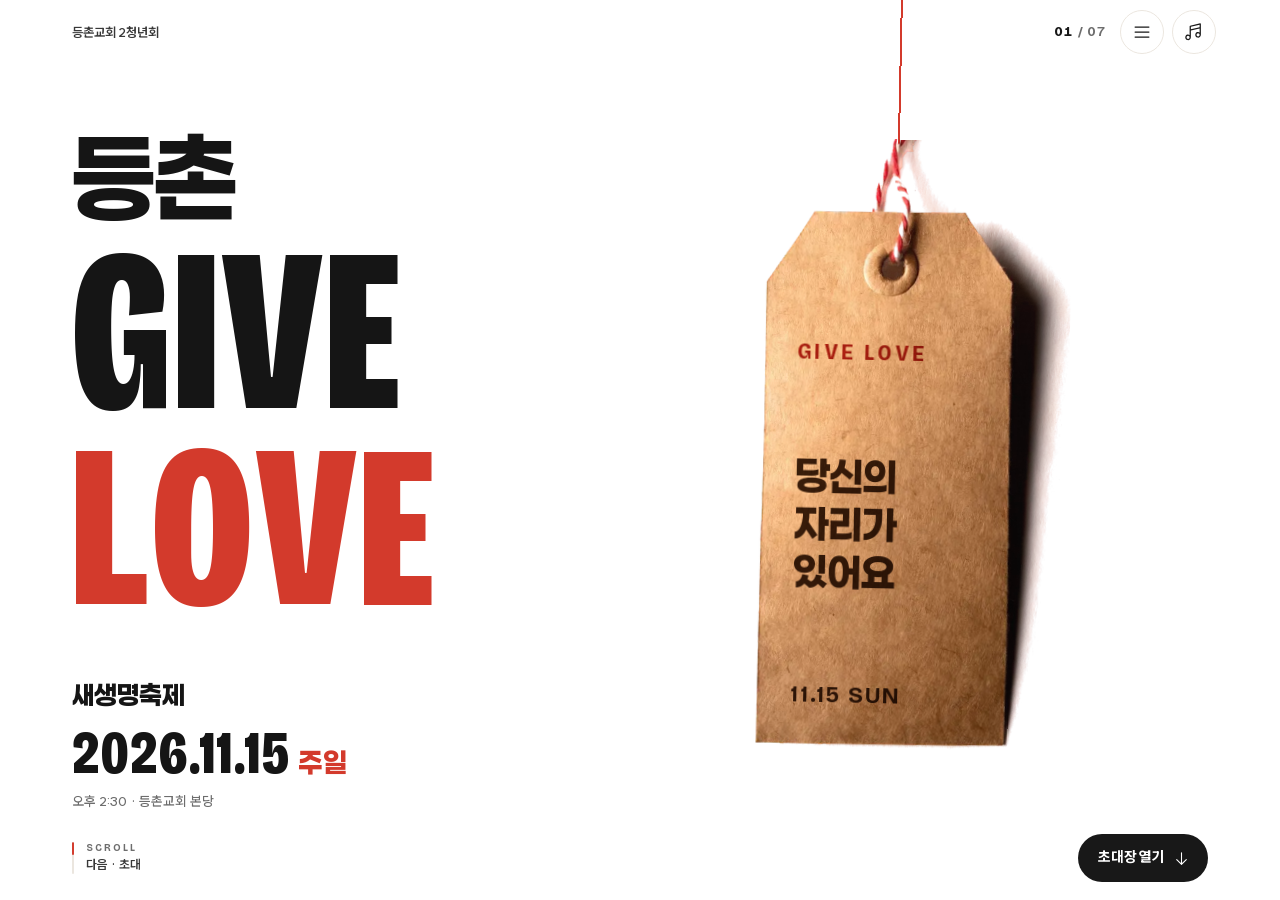
<file: index.html>
<!doctype html>
<html lang="ko">
<head>
<meta charset="utf-8">
<meta name="viewport" content="width=device-width, initial-scale=1, viewport-fit=cover">
<title>등촌 GIVE LOVE | 11월 15일 새생명축제</title>
<meta name="description" content="등촌교회 2청년회가 11월 15일 주일 오후 2시 30분, 등촌교회 본당에서 열리는 새생명축제에 초대합니다. 교회가 처음이어도, 오랜만이어도 괜찮아요.">
<meta name="theme-color" content="#ffffff">
<meta property="og:type" content="website">
<meta property="og:site_name" content="등촌 GIVE LOVE">
<meta property="og:title" content="등촌 GIVE LOVE · 새생명축제에 초대합니다">
<meta property="og:description" content="11.15 주일 오후 2:30 · 등촌교회 본당. 당신의 자리가 있어요.">
<meta property="og:image" content="https://prayer0420.github.io/deungchon-give-love/assets/img/og.jpg">
<meta property="og:image:width" content="1200">
<meta property="og:image:height" content="630">
<meta property="og:url" content="https://prayer0420.github.io/deungchon-give-love/">
<meta name="twitter:card" content="summary_large_image">
<link rel="icon" type="image/png" href="assets/img/favicon.png">
<link rel="apple-touch-icon" href="assets/img/touch-icon.png">
<link rel="preload" as="font" type="font/woff2" href="assets/fonts/bricolage.woff2" crossorigin>
<link rel="preload" as="font" type="font/woff2" href="assets/fonts/paperlogy-800.woff2" crossorigin>
<link rel="preload" as="image" href="assets/img/tag-hang.webp" type="image/webp">
<link rel="dns-prefetch" href="https://t1.kakaocdn.net">
<link rel="stylesheet" href="assets/css/app.css?v=17">
<script>
(function () {
  var d = document.documentElement;
  d.classList.add('js', 'deck');
  if (window.matchMedia('(prefers-reduced-motion: reduce)').matches) d.classList.add('calm');
  window.setTimeout(function () { if (!d.classList.contains('ready')) d.classList.remove('deck'); }, 4000);
})();
</script>
<script defer src="assets/js/gsap.min.js"></script>
<script defer src="assets/js/app.js?v=17"></script>
</head>
<body>
<div class="stage" id="stage">
  <div class="rail" aria-hidden="true"><i id="railFill"></i></div>
  <header class="bar">
    <p class="bar-k">등촌교회 2청년회</p>
    <div class="bar-r">
      <p class="count" aria-hidden="true"><b id="cNow">01</b><span>/ 07</span></p>
      <button class="ib" id="menuBtn" type="button" aria-expanded="false" aria-controls="menu" aria-label="목차 열기"><svg class="ic" viewBox="0 0 256 256" aria-hidden="true" focusable="false"><path fill="currentColor" d="M224,128a8,8,0,0,1-8,8H40a8,8,0,0,1,0-16H216A8,8,0,0,1,224,128ZM40,72H216a8,8,0,0,0,0-16H40a8,8,0,0,0,0,16ZM216,184H40a8,8,0,0,0,0,16H216a8,8,0,0,0,0-16Z"/></svg></button>
      <button class="ib" id="bgmBtn" type="button" aria-pressed="false" aria-label="배경음악 켜기"><svg class="ic" viewBox="0 0 256 256" aria-hidden="true" focusable="false"><path fill="currentColor" d="M212.92,17.69a8,8,0,0,0-6.86-1.45l-128,32A8,8,0,0,0,72,56V166.08A36,36,0,1,0,88,196V110.25l112-28v51.83A36,36,0,1,0,216,164V24A8,8,0,0,0,212.92,17.69ZM52,216a20,20,0,1,1,20-20A20,20,0,0,1,52,216ZM88,93.75V62.25l112-28v31.5ZM180,184a20,20,0,1,1,20-20A20,20,0,0,1,180,184Z"/></svg><span class="eq" aria-hidden="true"><i></i><i></i><i></i></span></button>
    </div>
  </header>

  <div class="vis" aria-hidden="true">
    <div class="hang" id="hang">
      <div class="hang-move" id="hangMove"><div class="hang-drop" id="hangDrop"><div class="hang-kick" id="hangKick"><div class="hang-wind" id="hangWind"><div class="hang-swing" id="hangSwing">
        <i class="hang-string"></i>
        <div class="tag" id="tag">
          <img src="assets/img/tag-hang.webp" width="440" height="899" alt="" fetchpriority="high" decoding="async">
          <p class="ink" id="ink"><span class="ink-a" id="inkA">GIVE LOVE</span><span class="ink-b" id="inkB">당신의<br>자리가<br>있어요</span><span class="ink-c" id="inkC">11.15 SUN</span></p>
        </div>
      </div></div></div></div></div>
    </div>
    <figure class="obj"><img src="assets/img/fx-mime.webp?v=17" width="400" height="372" alt="" decoding="async"></figure>
    <figure class="obj"><img src="assets/img/fx-drum.webp" width="400" height="396" alt="" decoding="async"></figure>
    <figure class="obj"><img src="assets/img/fx-gift.webp" width="301" height="400" alt="" decoding="async"></figure>
  </div>

  <main class="scenes" id="scenes">
    <section class="sc sc-cover" id="s-cover" aria-label="표지">
      <div class="sc-in">
        <h1 class="cv-title"><span class="sr">등촌 GIVE LOVE</span><span class="ln cv-ko" aria-hidden="true"><span>등촌</span></span><span class="ln cv-en cv-give" aria-hidden="true"><span class="w"><span class="c">G</span><span class="c">I</span><span class="c">V</span><span class="c">E</span></span></span><span class="ln cv-en cv-love" aria-hidden="true"><span class="w"><span class="c">L</span><span class="c">O</span><span class="c">V</span><span class="c">E</span></span></span></h1>
        <div class="cv-info">
          <p class="ln cv-name"><span>새생명축제</span></p>
          <p class="ln cv-date"><span><b>2026.11.15</b><em>주일</em></span></p>
          <p class="fd cv-place">오후 2:30 · 등촌교회 본당</p>
        </div>
      </div>
    </section>

    <section class="sc sc-invite" id="s-invite" aria-label="초대합니다">
      <div class="sc-in">
        <p class="lt-date ln"><span>찬 바람이 불기 시작하는 11월,</span></p>
        <h2 class="lt"><span class="ln"><span><span class="wd">등촌교회</span> <span class="wd">2청년회가</span></span></span><span class="ln"><span><span class="wd lt-you">당신을<i class="lt-u" aria-hidden="true"></i></span> <span class="wd">새생명축제에</span></span></span><span class="ln"><span><span class="wd">초대합니다.</span></span></span></h2>
        <p class="p fd">교회가 처음이어도, 오랜만이어도 괜찮아요. 편한 마음으로 오세요.</p>
        <p class="sign fd">등촌교회 2청년회 드림</p>
      </div>
    </section>

    <section class="sc sc-about" id="s-about" aria-label="새생명축제">
      <div class="sc-in">
        <div class="band" aria-hidden="true"><p class="band-t" id="bandT"><span>NEW LIFE</span><span>FESTIVAL</span><span>NEW LIFE</span><span>FESTIVAL</span><span>NEW LIFE</span><span>FESTIVAL</span><span>NEW LIFE</span><span>FESTIVAL</span></p></div>
        <h2 class="h h-big"><span class="ln"><span>새생명축제</span></span></h2>
        <p class="p p-lg fd">등촌교회가 해마다 11월에 여는 잔치예요. <span class="dim">교회 문턱을 낮추고, 처음 오는 이웃을 반갑게 맞는 날이에요.</span></p>
      </div>
    </section>

    <section class="sc sc-when" id="s-when" aria-label="날짜와 시간">
      <div class="sc-in">
        <p class="when-d ln"><span class="sr">11월 15일</span><span class="dd" aria-hidden="true"><b class="dg">1</b><b class="dg">1</b><b class="dp">.</b><b class="dg">1</b><b class="dg">5</b></span></p>
        <div class="when-info">
          <p class="when-t ln"><span>주일 오후 2:30</span></p>
          <p class="when-c fd" id="ddTxt">2026년 11월 15일 주일 오후 2시 30분</p>
          <div class="acts fd"><a class="btn" id="calBtn" href="assets/new-life.ics" download="new-life.ics" data-gcal="https://calendar.google.com/calendar/render?action=TEMPLATE&text=%EB%93%B1%EC%B4%8C%EA%B5%90%ED%9A%8C%20%EC%83%88%EC%83%9D%EB%AA%85%EC%B6%95%EC%A0%9C&dates=20261115T053000Z/20261115T073000Z&location=%EB%93%B1%EC%B4%8C%EA%B5%90%ED%9A%8C%20%EB%B3%B8%EB%8B%B9%20(%EC%84%9C%EC%9A%B8%20%EC%96%91%EC%B2%9C%EA%B5%AC%20%EB%AA%A9%EB%8F%99%EC%A4%91%EC%95%99%EB%B6%81%EB%A1%9C8%EA%B8%B8%2049)&details=%EB%93%B1%EC%B4%8C%EA%B5%90%ED%9A%8C%202%EC%B2%AD%EB%85%84%ED%9A%8C%EA%B0%80%20%EC%B4%88%EB%8C%80%ED%95%98%EB%8A%94%20%EC%83%88%EC%83%9D%EB%AA%85%EC%B6%95%EC%A0%9C%EC%98%88%EC%9A%94.%20%EC%98%A4%ED%9B%84%202%EC%8B%9C%2030%EB%B6%84%EC%97%90%20%EC%8B%9C%EC%9E%91%ED%95%B4%EC%9A%94.%20https%3A%2F%2Fprayer0420.github.io%2Fdeungchon-give-love%2F"><svg class="ic" viewBox="0 0 256 256" aria-hidden="true" focusable="false"><path fill="currentColor" d="M208,32H184V24a8,8,0,0,0-16,0v8H88V24a8,8,0,0,0-16,0v8H48A16,16,0,0,0,32,48V208a16,16,0,0,0,16,16H208a16,16,0,0,0,16-16V48A16,16,0,0,0,208,32ZM72,48v8a8,8,0,0,0,16,0V48h80v8a8,8,0,0,0,16,0V48h24V80H48V48ZM208,208H48V96H208V208Zm-48-56a8,8,0,0,1-8,8H136v16a8,8,0,0,1-16,0V160H104a8,8,0,0,1,0-16h16V128a8,8,0,0,1,16,0v16h16A8,8,0,0,1,160,152Z"/></svg><span>캘린더에 저장</span></a></div>
        </div>
      </div>
    </section>

    <section class="sc sc-prog" id="s-prog" aria-label="프로그램">
      <div class="sc-in">
        <ol class="pl fd" aria-label="프로그램 세 가지"><li aria-current="true">무언극</li><li>난타</li><li>웰컴키트</li><i class="pl-bar" aria-hidden="true"></i></ol>
        <div class="items">
          <div class="it"><h3 class="it-t ln"><span>무언극</span></h3><p class="it-p fd">말 없이 몸짓으로 전하는 이야기</p></div>
          <div class="it"><h3 class="it-t ln"><span>난타</span></h3><p class="it-p fd">힘차게 두드리는 리듬 공연</p></div>
          <div class="it"><h3 class="it-t ln"><span>웰컴키트</span></h3><p class="it-p fd">처음 온 분께 드리는 작은 선물</p></div>
        </div>
      </div>
    </section>

    <section class="sc sc-place" id="s-place" aria-label="오시는 길">
      <div class="sc-in">
        <h2 class="pc"><span class="sr">등촌교회 본당</span><span class="ln pc-a" aria-hidden="true"><span>등촌교회</span></span><span class="ln pc-b" aria-hidden="true"><span>본당</span><i class="pc-line"></i></span></h2>
        <p class="addr fd"><span>서울 양천구 목동중앙북로8길 49</span><button class="chip" type="button" data-copy="서울 양천구 목동중앙북로8길 49"><svg class="ic" viewBox="0 0 256 256" aria-hidden="true" focusable="false"><path fill="currentColor" d="M165.66,90.34a8,8,0,0,1,0,11.32l-64,64a8,8,0,0,1-11.32-11.32l64-64A8,8,0,0,1,165.66,90.34ZM215.6,40.4a56,56,0,0,0-79.2,0L106.34,70.45a8,8,0,0,0,11.32,11.32l30.06-30a40,40,0,0,1,56.57,56.56l-30.07,30.06a8,8,0,0,0,11.31,11.32L215.6,119.6a56,56,0,0,0,0-79.2ZM138.34,174.22l-30.06,30.06a40,40,0,1,1-56.56-56.57l30.05-30.05a8,8,0,0,0-11.32-11.32L40.4,136.4a56,56,0,0,0,79.2,79.2l30.06-30.07a8,8,0,0,0-11.32-11.31Z"/></svg><span>주소 복사</span></button></p>
        <div class="acts fd"><a class="btn" href="https://map.naver.com/p/search/%EC%84%9C%EC%9A%B8%20%EC%96%91%EC%B2%9C%EA%B5%AC%20%EB%AA%A9%EB%8F%99%EC%A4%91%EC%95%99%EB%B6%81%EB%A1%9C8%EA%B8%B8%2049" target="_blank" rel="noopener"><span>네이버 지도</span><svg class="ic" viewBox="0 0 256 256" aria-hidden="true" focusable="false"><path fill="currentColor" d="M200,64V168a8,8,0,0,1-16,0V83.31L69.66,197.66a8,8,0,0,1-11.32-11.32L172.69,72H88a8,8,0,0,1,0-16H192A8,8,0,0,1,200,64Z"/></svg></a><a class="btn" href="https://map.kakao.com/link/search/%EC%84%9C%EC%9A%B8%20%EC%96%91%EC%B2%9C%EA%B5%AC%20%EB%AA%A9%EB%8F%99%EC%A4%91%EC%95%99%EB%B6%81%EB%A1%9C8%EA%B8%B8%2049" target="_blank" rel="noopener"><span>카카오맵</span><svg class="ic" viewBox="0 0 256 256" aria-hidden="true" focusable="false"><path fill="currentColor" d="M200,64V168a8,8,0,0,1-16,0V83.31L69.66,197.66a8,8,0,0,1-11.32-11.32L172.69,72H88a8,8,0,0,1,0-16H192A8,8,0,0,1,200,64Z"/></svg></a></div>
        <p class="note fd">2청년회는 27세 이상 미혼 청년들의 공동체예요. 매주 주일 오후 2시 30분, 본당에서 예배해요.</p>
      </div>
    </section>

    <section class="sc sc-final" id="s-final" aria-label="함께 가요">
      <div class="sc-in">
        <h2 class="h h-fin"><span class="ln"><span>당신이 오면</span></span><span class="ln"><span>완성돼요</span></span></h2>
        <div class="fin-b">
          <p class="p fd" id="goTxt">11월&nbsp;15일&nbsp;주일 오후&nbsp;2시&nbsp;30분, 본당에서 기다릴게요.</p>
          <div class="acts fd"><button class="btn btn-solid" id="goBtn" type="button"><span>갈게요</span></button><button class="btn" id="shareBtn" type="button"><svg class="ic" viewBox="0 0 256 256" aria-hidden="true" focusable="false"><path fill="currentColor" d="M140,128a12,12,0,1,1-12-12A12,12,0,0,1,140,128ZM84,116a12,12,0,1,0,12,12A12,12,0,0,0,84,116Zm88,0a12,12,0,1,0,12,12A12,12,0,0,0,172,116Zm60,12A104,104,0,0,1,79.12,219.82L45.07,231.17a16,16,0,0,1-20.24-20.24l11.35-34.05A104,104,0,1,1,232,128Zm-16,0A88,88,0,1,0,51.81,172.06a8,8,0,0,1,.66,6.54L40,216,77.4,203.53a7.85,7.85,0,0,1,2.53-.42,8,8,0,0,1,4,1.08A88,88,0,0,0,216,128Z"/></svg><span>카카오톡 공유하기</span></button></div>
        </div>
      </div>
    </section>
  </main>

  <div class="ctrl">
    <p class="cue" id="cue" aria-hidden="true"><i class="cue-l"></i><span class="cue-t"><span class="cue-k">SCROLL</span><span class="cue-n" id="cueN">다음 · 초대</span></span></p>
    <button class="next" id="nextBtn" type="button" aria-label="다음 장면으로"><span id="nextLabel">초대장 열기</span><svg class="ic" viewBox="0 0 256 256" aria-hidden="true" focusable="false"><path fill="currentColor" d="M205.66,149.66l-72,72a8,8,0,0,1-11.32,0l-72-72a8,8,0,0,1,11.32-11.32L120,196.69V40a8,8,0,0,1,16,0V196.69l58.34-58.35a8,8,0,0,1,11.32,11.32Z"/></svg></button>
  </div>
</div>

<nav class="menu" id="menu" aria-label="목차" hidden>
  <div class="menu-in">
    <div class="menu-top"><p class="menu-k">목차</p><button class="menu-x" id="menuX" type="button" aria-label="목차 닫기"><svg class="ic" viewBox="0 0 256 256" aria-hidden="true" focusable="false"><path fill="currentColor" d="M205.66,194.34a8,8,0,0,1-11.32,11.32L128,139.31,61.66,205.66a8,8,0,0,1-11.32-11.32L116.69,128,50.34,61.66A8,8,0,0,1,61.66,50.34L128,116.69l66.34-66.35a8,8,0,0,1,11.32,11.32L139.31,128Z"/></svg></button></div>
    <ol class="menu-list">
      <li><a href="#s-cover" data-step="0"><span class="mn">01</span><b>표지</b><small>등촌 GIVE LOVE</small></a></li>
      <li><a href="#s-invite" data-step="1"><span class="mn">02</span><b>초대</b><small>2청년회가 보내는 편지</small></a></li>
      <li><a href="#s-about" data-step="2"><span class="mn">03</span><b>새생명축제</b><small>어떤 날인가요</small></a></li>
      <li><a href="#s-when" data-step="3"><span class="mn">04</span><b>날짜</b><small>11월 15일 주일 오후 2:30</small></a></li>
      <li><a href="#s-prog" data-step="4"><span class="mn">05</span><b>프로그램</b><small>무언극 · 난타 · 웰컴키트</small></a></li>
      <li><a href="#s-place" data-step="7"><span class="mn">06</span><b>오시는 길</b><small>등촌교회 본당</small></a></li>
      <li><a href="#s-final" data-step="8"><span class="mn">07</span><b>함께 가요</b><small>카카오톡으로 초대장 보내기</small></a></li>
    </ol>
    <p class="menu-foot">주최 등촌교회 2청년회 · <a href="https://www.deungchon.org" target="_blank" rel="noopener">등촌교회 홈페이지</a></p>
  </div>
</nav>
<div class="toast" id="toast" role="status" aria-live="polite"></div>
<p class="sr" id="live" aria-live="polite"></p>
<audio id="bgm" loop preload="none" src="assets/audio/bgm.m4a"></audio>
</body>
</html>
</file>
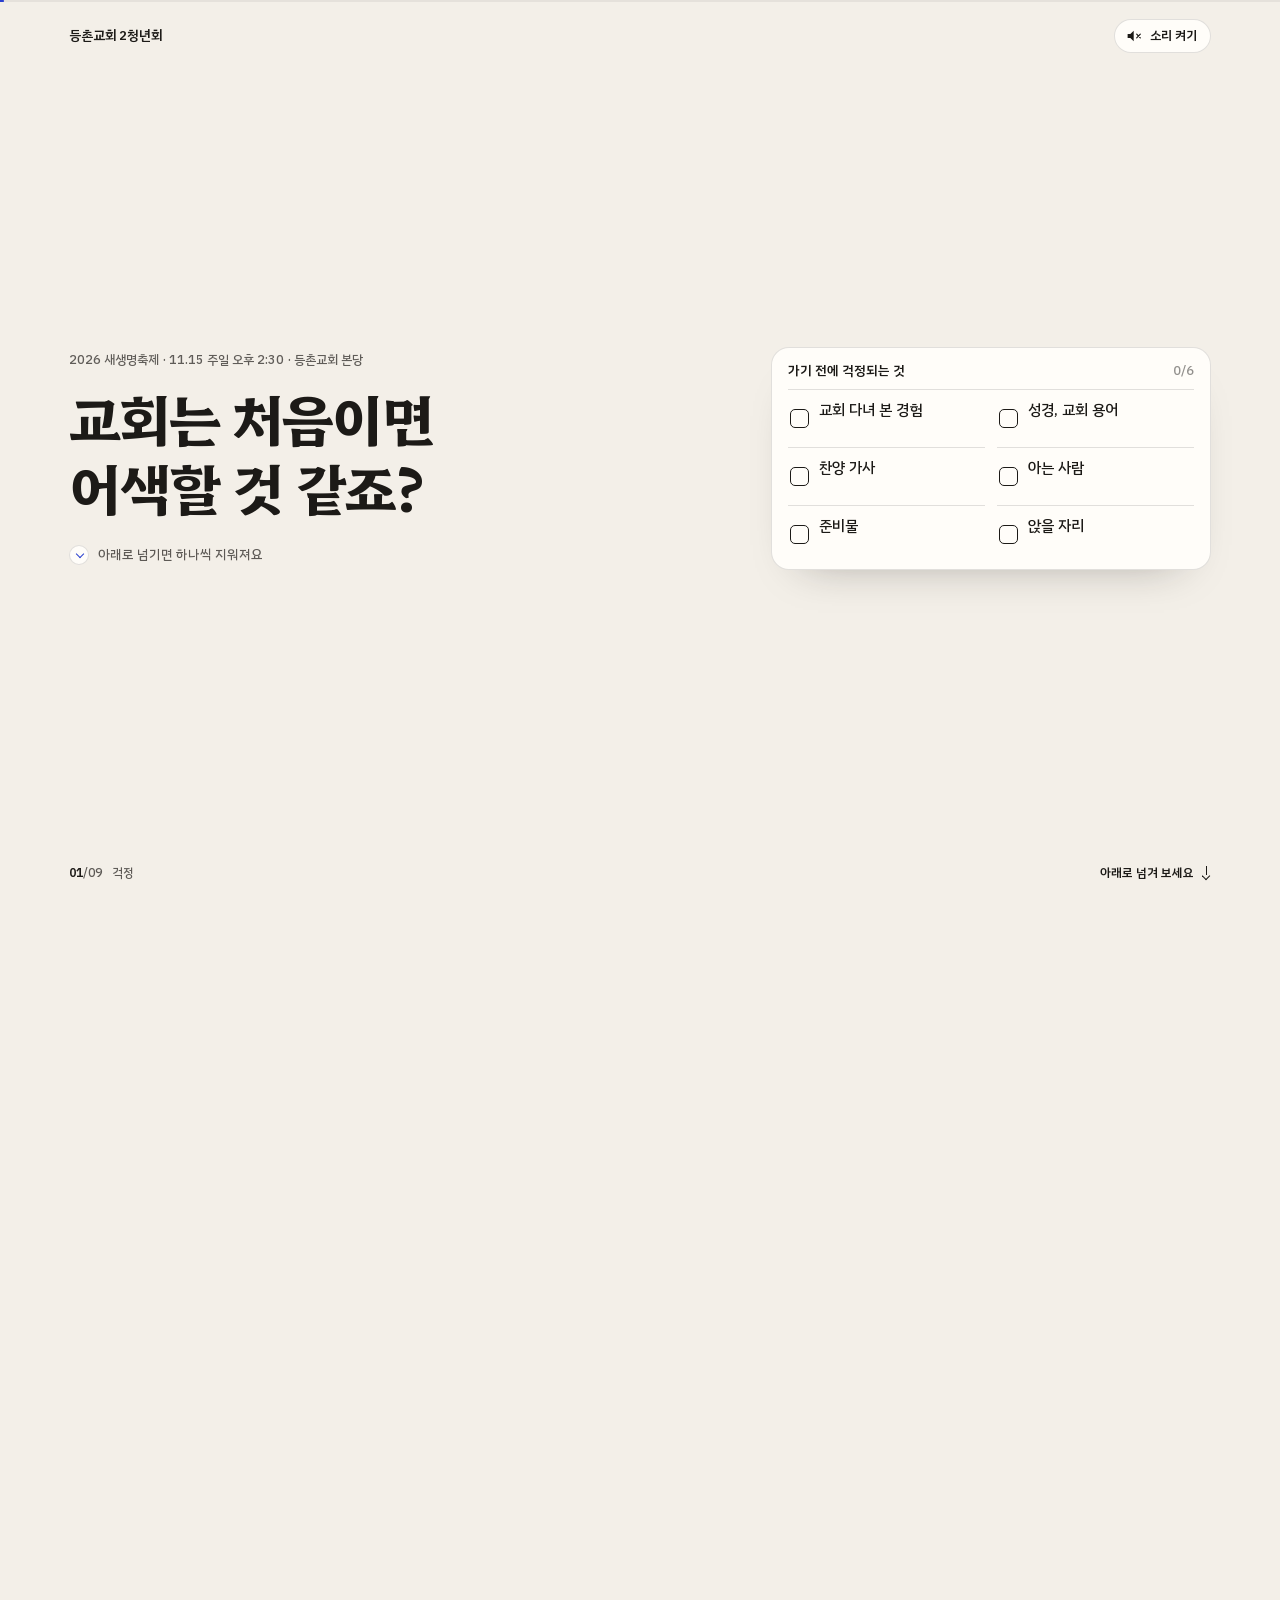
<file: check/index.html>
<!doctype html>
<html lang="ko">
<head>
<meta charset="utf-8">
<meta name="viewport" content="width=device-width, initial-scale=1, viewport-fit=cover">
<title>교회는 처음이면 어색할 것 같죠? · 11월 15일 새생명축제 | 등촌교회 2청년회</title>
<meta name="description" content="2026년 11월 15일 주일 오후 2시 30분, 등촌교회 본당에서 열리는 새생명축제에 초대합니다. 교회가 처음이어도, 오랜만이어도 괜찮아요.">
<meta name="theme-color" content="#f3efe8">
<meta property="og:type" content="website">
<meta property="og:site_name" content="등촌 GIVE LOVE">
<meta property="og:title" content="교회는 처음이면 어색할 것 같죠? · 2026 새생명축제">
<meta property="og:description" content="11.15 주일 오후 2:30 · 등촌교회 본당. 걱정은 하나씩 지워 드릴게요.">
<meta property="og:image" content="https://prayer0420.github.io/deungchon-give-love/check/assets/img/og.jpg">
<meta property="og:image:width" content="1200">
<meta property="og:image:height" content="630">
<meta property="og:url" content="https://prayer0420.github.io/deungchon-give-love/check/">
<meta name="twitter:card" content="summary_large_image">
<link rel="icon" type="image/png" href="assets/img/favicon.png">
<link rel="apple-touch-icon" href="assets/img/touch-icon.png">
<link rel="preload" as="font" type="font/woff2" href="assets/fonts/hahmlet-700.woff2" crossorigin>
<link rel="preload" as="font" type="font/woff2" href="assets/fonts/plex-500.woff2" crossorigin>
<link rel="dns-prefetch" href="https://t1.kakaocdn.net">
<link rel="stylesheet" href="assets/css/check.css?v=2">
<script>
(function () {
  var d = document.documentElement;
  d.classList.add('js');
  if (window.matchMedia('(prefers-reduced-motion: reduce)').matches) d.classList.add('calm');
})();
</script>
<script defer src="assets/js/check.js?v=2"></script>
</head>
<body>
<div class="stage" id="stage">
  <div class="prog" aria-hidden="true"><i id="progI"></i></div>
  <header class="bar">
    <p class="brand">등촌교회 2청년회</p>
    <button class="snd" id="sndBtn" type="button" aria-pressed="false"><svg class="ic" viewBox="0 0 24 24" aria-hidden="true" focusable="false"><path fill="currentColor" d="M3.5 9.2h3.6L11.6 5v14l-4.5-4.2H3.5z"/><g fill="none" stroke="currentColor" stroke-width="1.6" stroke-linecap="round"><path class="on" d="M15.2 9.3a3.8 3.8 0 0 1 0 5.4M17.8 6.9a7.2 7.2 0 0 1 0 10.2"/><path class="off" d="M15.6 9.6l4.8 4.8M20.4 9.6l-4.8 4.8"/></g></svg><span id="sndT">소리 켜기</span></button>
  </header>

  <main class="frames">
    <section class="fr fr-hook" data-beat="0" aria-label="질문">
      <div class="pane">
        <p class="eyebrow" data-r>2026 새생명축제 · 11.15 주일 오후 2:30 · 등촌교회 본당</p>
        <h1 class="hl" data-r="lines"><span class="m"><span class="mi">교회는 처음이면</span></span><span class="m"><span class="mi">어색할 것 같죠?</span></span></h1>
        <p class="hint" data-r><i class="hint-ic" aria-hidden="true"></i>아래로 넘기면 하나씩 지워져요</p>
      </div>
      <div class="side"><div class="slot"><div class="list" id="list" role="group" aria-label="가기 전에 걱정되는 것"><p class="list-h"><span>가기 전에 걱정되는 것</span><b id="cnt">6/6</b></p><div class="cells"><button class="cell" type="button" data-i="0" data-go="7"><span class="box"><svg viewBox="0 0 20 20" aria-hidden="true" focusable="false"><path class="tk" pathLength="1" d="M5.2 10.4l3.3 3.3 6.4-7"/></svg></span><span class="tx"><span class="lab">교회 다녀 본 경험<i class="st"></i></span><span class="ann">처음이어도 괜찮아요</span></span></button><button class="cell" type="button" data-i="1" data-go="2"><span class="box"><svg viewBox="0 0 20 20" aria-hidden="true" focusable="false"><path class="tk" pathLength="1" d="M5.2 10.4l3.3 3.3 6.4-7"/></svg></span><span class="tx"><span class="lab">성경, 교회 용어<i class="st"></i></span><span class="ann">무언극은 말이 없어요</span></span></button><button class="cell" type="button" data-i="2" data-go="3"><span class="box"><svg viewBox="0 0 20 20" aria-hidden="true" focusable="false"><path class="tk" pathLength="1" d="M5.2 10.4l3.3 3.3 6.4-7"/></svg></span><span class="tx"><span class="lab">찬양 가사<i class="st"></i></span><span class="ann">난타는 듣기만 해요</span></span></button><button class="cell" type="button" data-i="3" data-go="5"><span class="box"><svg viewBox="0 0 20 20" aria-hidden="true" focusable="false"><path class="tk" pathLength="1" d="M5.2 10.4l3.3 3.3 6.4-7"/></svg></span><span class="tx"><span class="lab">아는 사람<i class="st"></i></span><span class="ann">2청년회가 맞이해요</span></span></button><button class="cell" type="button" data-i="4" data-go="4"><span class="box"><svg viewBox="0 0 20 20" aria-hidden="true" focusable="false"><path class="tk" pathLength="1" d="M5.2 10.4l3.3 3.3 6.4-7"/></svg></span><span class="tx"><span class="lab">준비물<i class="st"></i></span><span class="ann">선물은 저희가 드려요</span></span></button><button class="cell" type="button" data-i="5" data-go="6"><span class="box"><svg viewBox="0 0 20 20" aria-hidden="true" focusable="false"><path class="tk" pathLength="1" d="M5.2 10.4l3.3 3.3 6.4-7"/></svg></span><span class="tx"><span class="lab">앉을 자리<i class="st"></i></span><span class="ann">자리를 맡아 둘게요</span></span></button></div></div></div></div>
    </section>

    <section class="fr fr-b" data-beat="1" aria-label="새생명축제">
      <div class="side"><div class="slot"></div></div>
      <div class="pane">
        <div class="vis vis-tix" data-v>
          <dl class="tix fit">
            <div class="tr" data-r><dt>날짜</dt><dd>2026. 11. 15. 주일</dd></div>
            <div class="tr" data-r><dt>시간</dt><dd>오후 2시 30분</dd></div>
            <div class="tr" data-r><dt>장소</dt><dd>등촌교회 본당</dd></div>
            <div class="tr" data-r><dt>프로그램</dt><dd>무언극 · 난타 · 웰컴키트</dd></div>
            <div class="tr" data-r><dt>남은 시간</dt><dd class="cd" id="cd">2026년 11월 15일</dd></div>
          </dl>
        </div>
        <h2 class="hl" data-r="lines"><span class="m"><span class="mi">그래서 이날을</span></span><span class="m"><span class="mi">준비했어요</span></span></h2>
        <p class="sub" data-r>등촌교회 2청년회가 당신을 새생명축제에 초대합니다.</p>
      </div>
    </section>

    <section class="fr fr-b" data-beat="2" aria-label="무언극">
      <div class="side"><div class="slot"></div></div>
      <div class="pane">
        <div class="vis vis-ph" data-v data-tap="mime"><figure class="ph" id="mimePh" data-c="0"><img src="assets/img/mask.webp" width="663" height="900" alt="하얀 무언극 가면"><span class="tap-k" aria-hidden="true">눌러 보기</span></figure></div>
        <h2 class="hl" data-r="lines"><span class="m"><span class="mi">말을 몰라도</span></span><span class="m"><span class="mi">보이는 이야기</span></span></h2>
        <p class="sub" data-r>무언극 · 말 없이, 몸짓으로 전하는 이야기</p>
      </div>
    </section>

    <section class="fr fr-b" data-beat="3" aria-label="난타">
      <div class="side"><div class="slot"></div></div>
      <div class="pane">
        <div class="vis vis-rh" data-v data-tap="nanta"><div class="rh-card fit"><p class="rh-h"><span>리듬 예시 · 여덟 박</span><span class="tap-k tap-k2" aria-hidden="true">눌러서 들어 보기</span></p><svg class="rh" id="rh" viewBox="0 0 330 104" preserveAspectRatio="xMidYMid meet" aria-hidden="true" focusable="false"><text class="rl" x="0" y="36.5">큰 북</text><text class="rl" x="0" y="84.5">작은 북</text><text class="sn" x="74" y="10">1</text><rect class="sc hit" data-s="0" x="62" y="20" width="24" height="24" rx="6"/><rect class="sc" data-s="0" x="62" y="68" width="24" height="24" rx="6"/><text class="sn" x="107" y="10">2</text><rect class="sc" data-s="1" x="95" y="20" width="24" height="24" rx="6"/><rect class="sc" data-s="1" x="95" y="68" width="24" height="24" rx="6"/><text class="sn" x="140" y="10">3</text><rect class="sc" data-s="2" x="128" y="20" width="24" height="24" rx="6"/><rect class="sc hit" data-s="2" x="128" y="68" width="24" height="24" rx="6"/><text class="sn" x="173" y="10">4</text><rect class="sc hit" data-s="3" x="161" y="20" width="24" height="24" rx="6"/><rect class="sc" data-s="3" x="161" y="68" width="24" height="24" rx="6"/><text class="sn" x="206" y="10">5</text><rect class="sc" data-s="4" x="194" y="20" width="24" height="24" rx="6"/><rect class="sc hit" data-s="4" x="194" y="68" width="24" height="24" rx="6"/><text class="sn" x="239" y="10">6</text><rect class="sc" data-s="5" x="227" y="20" width="24" height="24" rx="6"/><rect class="sc" data-s="5" x="227" y="68" width="24" height="24" rx="6"/><text class="sn" x="272" y="10">7</text><rect class="sc hit" data-s="6" x="260" y="20" width="24" height="24" rx="6"/><rect class="sc" data-s="6" x="260" y="68" width="24" height="24" rx="6"/><text class="sn" x="305" y="10">8</text><rect class="sc" data-s="7" x="293" y="20" width="24" height="24" rx="6"/><rect class="sc hit" data-s="7" x="293" y="68" width="24" height="24" rx="6"/><line class="ph" id="rhPh" x1="62" y1="16" x2="62" y2="98"/></svg></div></div>
        <h2 class="hl" data-r="lines"><span class="m"><span class="mi">노래를 몰라도</span></span><span class="m"><span class="mi">박자는 느껴져요</span></span></h2>
        <p class="sub" data-r>난타 · 힘차게 두드리는 리듬 공연</p>
      </div>
    </section>

    <section class="fr fr-b" data-beat="4" aria-label="웰컴키트">
      <div class="side"><div class="slot"></div></div>
      <div class="pane">
        <div class="vis vis-ph" data-v data-tap="kit"><figure class="ph ph-kit"><img src="assets/img/gift.webp" width="600" height="800" alt="빨간 리본을 단 선물 봉투"><p class="tag" id="tag" aria-hidden="true"><b>For you</b>처음 오신 분께 드려요</p><span class="tap-k" aria-hidden="true">눌러 보기</span></figure></div>
        <h2 class="hl" data-r="lines"><span class="m"><span class="mi">준비물은 없어요</span></span><span class="m"><span class="mi">오히려 드릴게요</span></span></h2>
        <p class="sub" data-r>웰컴키트 · 처음 오신 분께 드리는 작은 선물</p>
      </div>
    </section>

    <section class="fr fr-b" data-beat="5" aria-label="2청년회">
      <div class="side"><div class="slot"></div></div>
      <div class="pane">
        <div class="vis vis-cal" data-v><div class="cal fit" aria-hidden="true"><p class="cal-h">2026년 11월</p><div class="cal-g"><span class="cal-w sun">일</span><span class="cal-w">월</span><span class="cal-w">화</span><span class="cal-w">수</span><span class="cal-w">목</span><span class="cal-w">금</span><span class="cal-w">토</span><span class="cal-d sun" data-sun="0"><b>1</b><i></i></span><span class="cal-d"><b>2</b></span><span class="cal-d"><b>3</b></span><span class="cal-d"><b>4</b></span><span class="cal-d"><b>5</b></span><span class="cal-d"><b>6</b></span><span class="cal-d"><b>7</b></span><span class="cal-d sun" data-sun="1"><b>8</b><i></i></span><span class="cal-d"><b>9</b></span><span class="cal-d"><b>10</b></span><span class="cal-d"><b>11</b></span><span class="cal-d"><b>12</b></span><span class="cal-d"><b>13</b></span><span class="cal-d"><b>14</b></span><span class="cal-d sun fest" data-sun="2"><b>15</b><i></i></span><span class="cal-d"><b>16</b></span><span class="cal-d"><b>17</b></span><span class="cal-d"><b>18</b></span><span class="cal-d"><b>19</b></span><span class="cal-d"><b>20</b></span><span class="cal-d"><b>21</b></span><span class="cal-d sun" data-sun="3"><b>22</b><i></i></span><span class="cal-d"><b>23</b></span><span class="cal-d"><b>24</b></span><span class="cal-d"><b>25</b></span><span class="cal-d"><b>26</b></span><span class="cal-d"><b>27</b></span><span class="cal-d"><b>28</b></span><span class="cal-d sun" data-sun="4"><b>29</b><i></i></span><span class="cal-d"><b>30</b></span><span class="cal-d"></span><span class="cal-d"></span><span class="cal-d"></span><span class="cal-d"></span><span class="cal-d"></span></div><p class="cal-k"><span><i class="k1"></i>매주 주일 오후 2:30 2청년회 예배</span><span><i class="k2"></i>새생명축제</span></p></div></div>
        <h2 class="hl" data-r="lines"><span class="m"><span class="mi">아는 사람이 없어도</span></span><span class="m"><span class="mi">먼저 인사할게요</span></span></h2>
        <p class="sub" data-r>2청년회는 27세 이상 미혼 청년들의 공동체예요. 매주 주일 오후 2시 30분, 본당에서 예배해요.</p>
      </div>
    </section>

    <section class="fr fr-b" data-beat="6" aria-label="등촌교회 본당">
      <div class="side"><div class="slot"></div></div>
      <div class="pane">
        <div class="vis vis-ch" data-v="draw" data-tap="church"><svg class="ch" id="church" viewBox="-50 -54 116 101" preserveAspectRatio="xMidYMid meet" aria-hidden="true" focusable="false"><g class="ln" fill="none" stroke="currentColor" stroke-width=".55" stroke-linejoin="round" stroke-linecap="round"><path pathLength="1" d="M-36,44 L-36,-36 L-33,-50 L-11,-46.5 C-3,-44 4,-34 12,-25 C22,-13 35,-6.5 50,-4 L50,44 Z"/><rect pathLength="1" x="-30.5" y="-44.5" width="15" height="14"/><path pathLength="1" d="M-12,-31 C-1,-26 9,-17 20,-10.5 C30,-4.5 40,-1.5 50,0 L50,11 C40,9 30,6 20,0.5 C9,-6 -1,-14 -12,-19 Z"/><path pathLength="1" d="M-12,-25 C-1,-20 9,-11.5 20,-5 C30,1 40,4.2 50,5.5"/><rect pathLength="1" x="-36" y="-27" width="4.2" height="67"/><path pathLength="1" d="M-36,-17h4.2M-36,-7h4.2M-36,3h4.2M-36,13h4.2M-36,23h4.2M-36,33h4.2"/><rect pathLength="1" x="-6" y="24" width="16" height="20"/><path pathLength="1" d="M2,24V44"/><path pathLength="1" d="M-50,44H66"/></g><g class="pf" fill="currentColor"><circle cx="17" cy="18.0" r=".8" data-i="0"/><circle cx="21" cy="18.0" r=".8" data-i="2"/><circle cx="25" cy="18.0" r=".8" data-i="4"/><circle cx="29" cy="18.0" r=".8" data-i="6"/><circle cx="33" cy="18.0" r=".8" data-i="8"/><circle cx="37" cy="18.0" r=".8" data-i="10"/><circle cx="41" cy="18.0" r=".8" data-i="12"/><circle cx="45" cy="18.0" r=".8" data-i="14"/><circle cx="17" cy="22.4" r=".8" data-i="1"/><circle cx="21" cy="22.4" r=".8" data-i="3"/><circle cx="25" cy="22.4" r=".8" data-i="5"/><circle cx="29" cy="22.4" r=".8" data-i="7"/><circle cx="33" cy="22.4" r=".8" data-i="9"/><circle cx="37" cy="22.4" r=".8" data-i="11"/><circle cx="41" cy="22.4" r=".8" data-i="13"/><circle cx="45" cy="22.4" r=".8" data-i="15"/><circle cx="17" cy="26.8" r=".8" data-i="2"/><circle cx="21" cy="26.8" r=".8" data-i="4"/><circle cx="25" cy="26.8" r=".8" data-i="6"/><circle cx="29" cy="26.8" r=".8" data-i="8"/><circle cx="33" cy="26.8" r=".8" data-i="10"/><circle cx="37" cy="26.8" r=".8" data-i="12"/><circle cx="41" cy="26.8" r=".8" data-i="14"/><circle cx="45" cy="26.8" r=".8" data-i="16"/><circle cx="17" cy="31.2" r=".8" data-i="3"/><circle cx="21" cy="31.2" r=".8" data-i="5"/><circle cx="25" cy="31.2" r=".8" data-i="7"/><circle cx="29" cy="31.2" r=".8" data-i="9"/><circle cx="33" cy="31.2" r=".8" data-i="11"/><circle cx="37" cy="31.2" r=".8" data-i="13"/><circle cx="41" cy="31.2" r=".8" data-i="15"/><circle cx="45" cy="31.2" r=".8" data-i="17"/></g><g class="cr"><rect x="-23.8" y="-44" width="2.6" height="15.6"/><rect x="-27.6" y="-40.6" width="10.2" height="2.4"/></g></svg></div>
        <h2 class="hl" data-r="lines"><span class="m"><span class="mi">어디 앉을지는</span></span><span class="m"><span class="mi">걱정 마세요</span></span></h2>
        <p class="sub addr" data-r><span>등촌교회 본당 · 서울 양천구 목동중앙북로8길 49</span><button class="chip" type="button" data-copy="서울 양천구 목동중앙북로8길 49"><svg class="ic" viewBox="0 0 256 256" aria-hidden="true" focusable="false"><path fill="currentColor" d="M165.66,90.34a8,8,0,0,1,0,11.32l-64,64a8,8,0,0,1-11.32-11.32l64-64A8,8,0,0,1,165.66,90.34ZM215.6,40.4a56,56,0,0,0-79.2,0L106.34,70.45a8,8,0,0,0,11.32,11.32l30.06-30a40,40,0,0,1,56.57,56.56l-30.07,30.06a8,8,0,0,0,11.31,11.32L215.6,119.6a56,56,0,0,0,0-79.2ZM138.34,174.22l-30.06,30.06a40,40,0,1,1-56.56-56.57l30.05-30.05a8,8,0,0,0-11.32-11.32L40.4,136.4a56,56,0,0,0,79.2,79.2l30.06-30.07a8,8,0,0,0-11.32-11.31Z"/></svg><span>주소 복사</span></button></p>
      </div>
    </section>

    <section class="fr fr-b" data-beat="7" aria-label="처음이어도 괜찮아요">
      <div class="side"><div class="slot"></div></div>
      <div class="pane">
        <div class="vis vis-seg" data-v><div class="seg-w fit">
          <p class="seg-q">교회는</p>
          <div class="seg" id="seg" role="radiogroup" aria-label="교회는"><span class="seg-i" id="segI" aria-hidden="true"></span><button type="button" role="radio" aria-checked="true" data-v="0">처음이에요</button><button type="button" role="radio" aria-checked="false" data-v="1">오랜만이에요</button><button type="button" role="radio" aria-checked="false" data-v="2">다니고 있어요</button></div>
          <p class="res"><span class="res-k" aria-hidden="true"></span><b id="resT">처음 오신 분께 웰컴키트를 드려요</b></p>
        </div></div>
        <h2 class="hl" data-r="lines"><span class="m"><span class="mi">처음이어도, 오랜만이어도</span></span><span class="m"><span class="mi">괜찮아요</span></span></h2>
        <p class="sub" data-r>어느 쪽이든 같은 시간, 같은 자리에서 기다릴게요.</p>
      </div>
    </section>

    <section class="fr fr-pay" data-beat="8" aria-label="갈게요">
      <div class="pane">
        <h2 class="hl" data-r="lines"><span class="m"><span class="mi">준비는 저희가 할게요</span></span><span class="m"><span class="mi">오시기만 하면 돼요</span></span></h2>
        <p class="sub pay-s" data-r>11월&nbsp;15일 주일 오후&nbsp;2시&nbsp;30분, 등촌교회 본당에서 기다릴게요.</p>
        <div class="acts" data-r><a class="btn" id="calBtn" href="assets/new-life.ics" download="new-life.ics" data-gcal="https://calendar.google.com/calendar/render?action=TEMPLATE&text=%EB%93%B1%EC%B4%8C%EA%B5%90%ED%9A%8C%20%EC%83%88%EC%83%9D%EB%AA%85%EC%B6%95%EC%A0%9C&dates=20261115T053000Z/20261115T073000Z&location=%EB%93%B1%EC%B4%8C%EA%B5%90%ED%9A%8C%20%EB%B3%B8%EB%8B%B9%20(%EC%84%9C%EC%9A%B8%20%EC%96%91%EC%B2%9C%EA%B5%AC%20%EB%AA%A9%EB%8F%99%EC%A4%91%EC%95%99%EB%B6%81%EB%A1%9C8%EA%B8%B8%2049)&details=%EB%93%B1%EC%B4%8C%EA%B5%90%ED%9A%8C%202%EC%B2%AD%EB%85%84%ED%9A%8C%EA%B0%80%20%EC%B4%88%EB%8C%80%ED%95%98%EB%8A%94%20%EC%83%88%EC%83%9D%EB%AA%85%EC%B6%95%EC%A0%9C%EC%98%88%EC%9A%94.%20%EC%98%A4%ED%9B%84%202%EC%8B%9C%2030%EB%B6%84%EC%97%90%20%EC%8B%9C%EC%9E%91%ED%95%B4%EC%9A%94.%20https%3A%2F%2Fprayer0420.github.io%2Fdeungchon-give-love%2Fcheck%2F"><svg class="ic" viewBox="0 0 256 256" aria-hidden="true" focusable="false"><path fill="currentColor" d="M208,32H184V24a8,8,0,0,0-16,0v8H88V24a8,8,0,0,0-16,0v8H48A16,16,0,0,0,32,48V208a16,16,0,0,0,16,16H208a16,16,0,0,0,16-16V48A16,16,0,0,0,208,32ZM72,48v8a8,8,0,0,0,16,0V48h80v8a8,8,0,0,0,16,0V48h24V80H48V48ZM208,208H48V96H208V208Zm-48-56a8,8,0,0,1-8,8H136v16a8,8,0,0,1-16,0V160H104a8,8,0,0,1,0-16h16V128a8,8,0,0,1,16,0v16h16A8,8,0,0,1,160,152Z"/></svg><span>캘린더에 저장</span></a><button class="btn btn-b" id="shareBtn" type="button"><svg class="ic" viewBox="0 0 256 256" aria-hidden="true" focusable="false"><path fill="currentColor" d="M140,128a12,12,0,1,1-12-12A12,12,0,0,1,140,128ZM84,116a12,12,0,1,0,12,12A12,12,0,0,0,84,116Zm88,0a12,12,0,1,0,12,12A12,12,0,0,0,172,116Zm60,12A104,104,0,0,1,79.12,219.82L45.07,231.17a16,16,0,0,1-20.24-20.24l11.35-34.05A104,104,0,1,1,232,128Zm-16,0A88,88,0,1,0,51.81,172.06a8,8,0,0,1,.66,6.54L40,216,77.4,203.53a7.85,7.85,0,0,1,2.53-.42,8,8,0,0,1,4,1.08A88,88,0,0,0,216,128Z"/></svg><span>카카오톡 공유하기</span></button></div>
        <p class="links" data-r><a href="https://map.naver.com/p/search/%EC%84%9C%EC%9A%B8%20%EC%96%91%EC%B2%9C%EA%B5%AC%20%EB%AA%A9%EB%8F%99%EC%A4%91%EC%95%99%EB%B6%81%EB%A1%9C8%EA%B8%B8%2049" target="_blank" rel="noopener">네이버 지도</a><a href="https://map.kakao.com/link/search/%EC%84%9C%EC%9A%B8%20%EC%96%91%EC%B2%9C%EA%B5%AC%20%EB%AA%A9%EB%8F%99%EC%A4%91%EC%95%99%EB%B6%81%EB%A1%9C8%EA%B8%B8%2049" target="_blank" rel="noopener">카카오맵</a><button type="button" data-copy="서울 양천구 목동중앙북로8길 49">주소 복사</button></p>
        <p class="foot" data-r>주최 등촌교회 2청년회 · <a href="https://www.deungchon.org" target="_blank" rel="noopener">등촌교회 홈페이지</a><br>다른 초대장 보기 <a href="../">종이</a> · <a href="../dawn/">새벽</a> · <a href="../motion/">모션</a></p>
      </div>
      <div class="side"><div class="slot"></div><button class="cta" id="goBtn" type="button" aria-pressed="false" data-r><span class="box"><svg viewBox="0 0 20 20" aria-hidden="true" focusable="false"><path class="tk" pathLength="1" d="M5.2 10.4l3.3 3.3 6.4-7"/></svg></span><span class="cta-tx"><b id="goT">갈게요</b><small id="goS">11.15 주일 오후 2:30 · 등촌교회 본당</small></span></button></div>
    </section>
  </main>

  <div class="fbar" aria-hidden="true">
    <p class="cnt"><b id="cntN">01</b>/09<em id="cntL">걱정</em></p>
    <p class="cue" id="cue">아래로 넘겨 보세요<i class="cue-ic"></i></p>
  </div>
</div>
<div class="track" id="track" aria-hidden="true"><i></i><i></i><i></i><i></i><i></i><i></i><i></i><i></i><i></i></div>
<div class="toast" id="toast" role="status" aria-live="polite"></div>
</body>
</html>
</file>
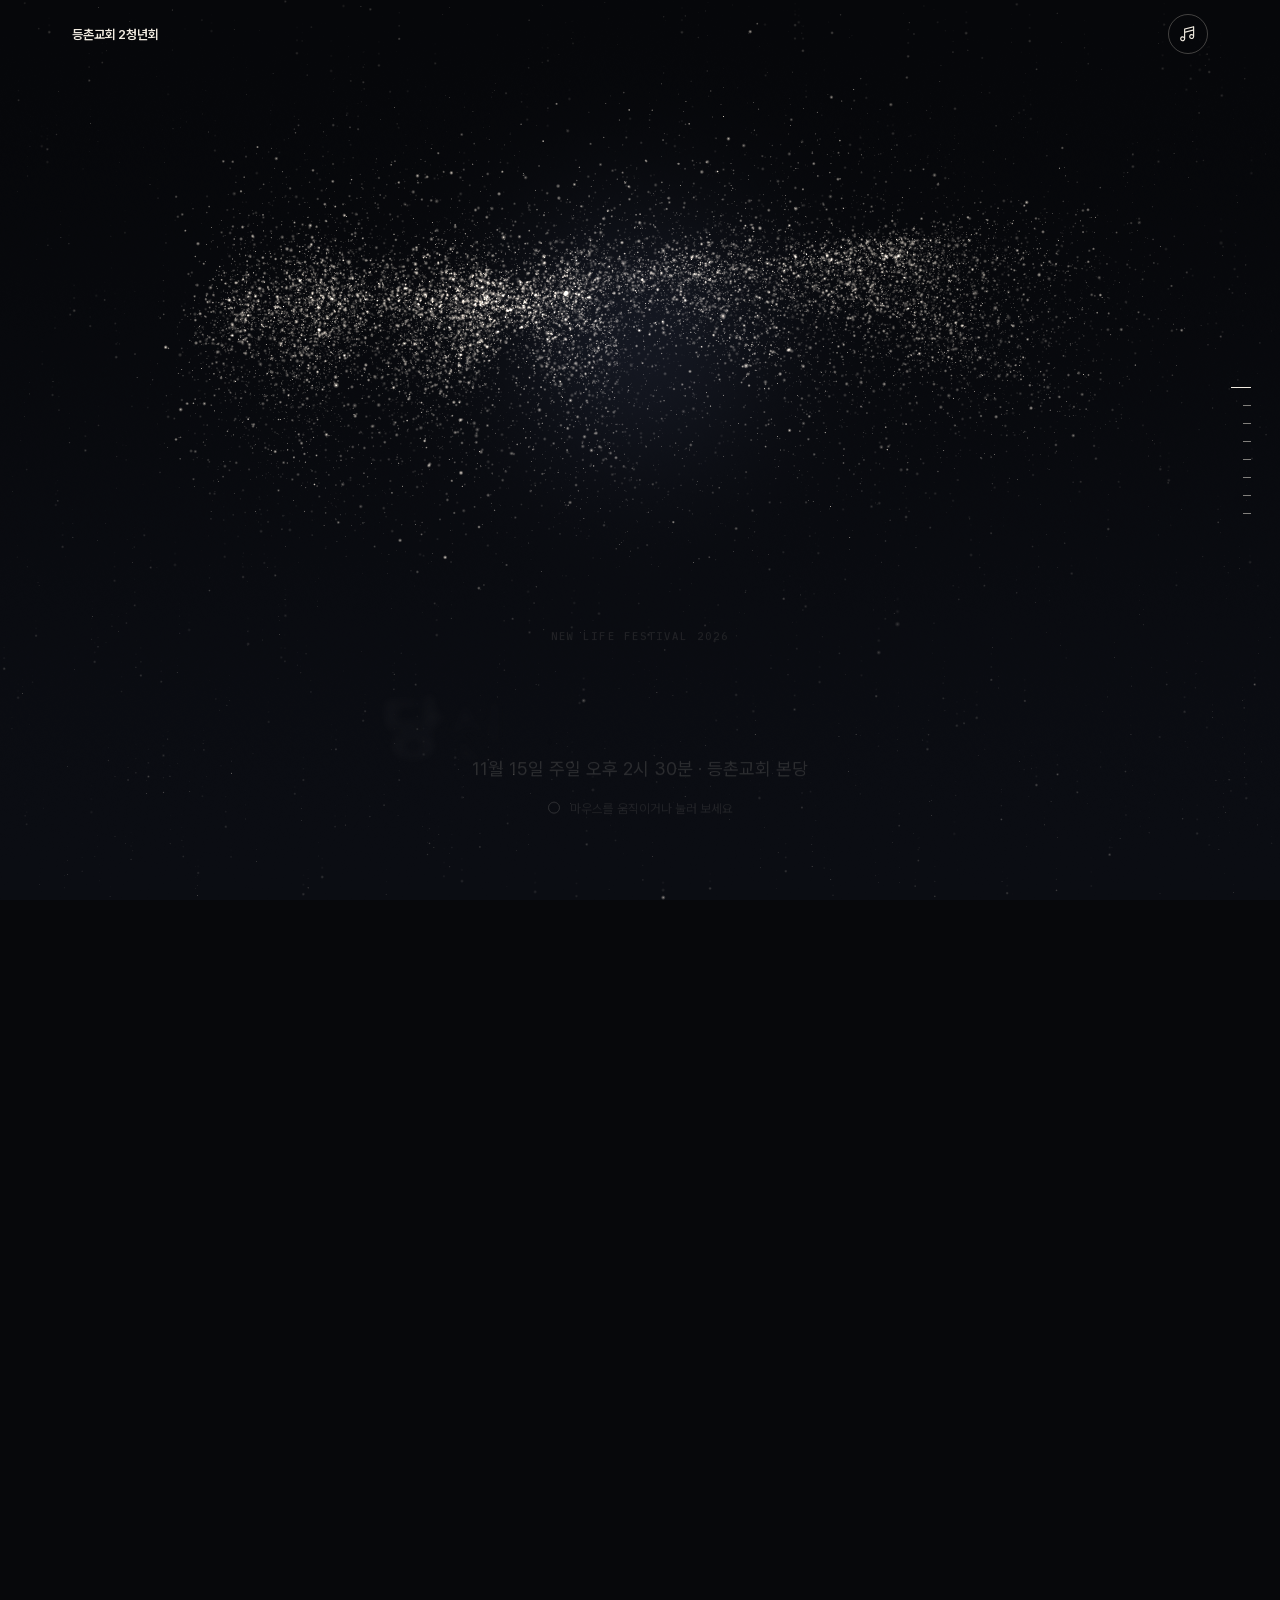
<file: dawn/index.html>
<!doctype html>
<html lang="ko">
<head>
<meta charset="utf-8">
<meta name="viewport" content="width=device-width, initial-scale=1, viewport-fit=cover">
<title>새생명축제에 초대합니다 · 11월 15일 주일 오후 2시 30분 | 등촌교회 2청년회</title>
<meta name="description" content="2026년 11월 15일 주일 오후 2시 30분, 등촌교회 본당에서 열리는 새생명축제에 초대합니다. 교회가 처음이어도, 오랜만이어도 괜찮아요.">
<meta name="theme-color" content="#07080b" id="themeColor">
<meta property="og:type" content="website">
<meta property="og:site_name" content="등촌 GIVE LOVE">
<meta property="og:title" content="새생명축제에 초대합니다 · 11.15 주일 오후 2:30">
<meta property="og:description" content="등촌교회 본당. 교회가 처음이어도, 오랜만이어도 괜찮아요.">
<meta property="og:image" content="https://prayer0420.github.io/deungchon-give-love/dawn/assets/img/og.jpg">
<meta property="og:image:width" content="1200">
<meta property="og:image:height" content="630">
<meta property="og:url" content="https://prayer0420.github.io/deungchon-give-love/dawn/">
<meta name="twitter:card" content="summary_large_image">
<link rel="icon" type="image/png" href="assets/img/favicon.png">
<link rel="apple-touch-icon" href="assets/img/touch-icon.png">
<link rel="preload" as="font" type="font/woff2" href="assets/fonts/hahmlet-700.woff2" crossorigin>
<link rel="preload" as="font" type="font/woff2" href="assets/fonts/hahmlet-500.woff2" crossorigin>
<link rel="preload" as="font" type="font/woff2" href="assets/fonts/pretendard-400.woff2" crossorigin>
<link rel="dns-prefetch" href="https://t1.kakaocdn.net">
<link rel="stylesheet" href="assets/css/dawn.css?v=2">
<script>
(function () {
  var d = document.documentElement;
  d.classList.add('js');
  if (window.matchMedia('(prefers-reduced-motion: reduce)').matches) d.classList.add('calm');
  if (window.matchMedia('(hover: none)').matches) d.classList.add('touch');
})();
</script>
<script defer src="assets/js/dawn.js?v=4"></script>
</head>
<body>
<canvas class="gl" id="gl" aria-hidden="true"></canvas>
<div class="stage" id="stage">
  <header class="bar" id="bar">
    <p class="brand">등촌교회 2청년회</p>
    <button class="ib" id="bgmBtn" type="button" aria-pressed="false" aria-label="배경음악 켜기"><svg class="ic" viewBox="0 0 256 256" aria-hidden="true" focusable="false"><path fill="currentColor" d="M212.92,17.69a8,8,0,0,0-6.86-1.45l-128,32A8,8,0,0,0,72,56V166.08A36,36,0,1,0,88,196V110.25l112-28v51.83A36,36,0,1,0,216,164V24A8,8,0,0,0,212.92,17.69ZM52,216a20,20,0,1,1,20-20A20,20,0,0,1,52,216ZM88,93.75V62.25l112-28v31.5ZM180,184a20,20,0,1,1,20-20A20,20,0,0,1,180,184Z"/></svg><span class="eq" aria-hidden="true"><i></i><i></i><i></i></span></button>
  </header>

  <main class="scenes">
    <section class="sc sc-cover" id="s-cover" data-shape="title" aria-label="새생명축제 초대장">
      <div class="copy">
        <p class="lb">NEW LIFE FESTIVAL 2026</p>
        <h1 class="tt"><span class="sr">새생명축제에 </span>당신을 초대합니다</h1>
        <p class="ds">11월 15일 주일 오후 2시 30분 · 등촌교회 본당</p>
        <p class="hint" id="hint"><i aria-hidden="true"></i><span class="h-touch">화면을 터치해 보세요</span><span class="h-mouse">마우스를 움직이거나 눌러 보세요</span></p>
      </div>
    </section>

    <section class="sc sc-when" id="s-when" data-shape="date" aria-label="날짜와 시간">
      <div class="copy">
        <p class="lb">2026. 11. 15. SUN</p>
        <h2 class="tt">주일 오후 2시&nbsp;30분</h2>
        <p class="ds">등촌교회 본당에서 만나요.</p>
        <p class="cd" id="cd">2026년 11월 15일 주일 오후 2시 30분</p>
        <div class="acts"><a class="btn" id="calBtn" href="assets/new-life.ics" download="new-life.ics" data-gcal="https://calendar.google.com/calendar/render?action=TEMPLATE&text=%EB%93%B1%EC%B4%8C%EA%B5%90%ED%9A%8C%20%EC%83%88%EC%83%9D%EB%AA%85%EC%B6%95%EC%A0%9C&dates=20261115T053000Z/20261115T073000Z&location=%EB%93%B1%EC%B4%8C%EA%B5%90%ED%9A%8C%20%EB%B3%B8%EB%8B%B9%20(%EC%84%9C%EC%9A%B8%20%EC%96%91%EC%B2%9C%EA%B5%AC%20%EB%AA%A9%EB%8F%99%EC%A4%91%EC%95%99%EB%B6%81%EB%A1%9C8%EA%B8%B8%2049)&details=%EB%93%B1%EC%B4%8C%EA%B5%90%ED%9A%8C%202%EC%B2%AD%EB%85%84%ED%9A%8C%EA%B0%80%20%EC%B4%88%EB%8C%80%ED%95%98%EB%8A%94%20%EC%83%88%EC%83%9D%EB%AA%85%EC%B6%95%EC%A0%9C%EC%98%88%EC%9A%94.%20%EC%98%A4%ED%9B%84%202%EC%8B%9C%2030%EB%B6%84%EC%97%90%20%EC%8B%9C%EC%9E%91%ED%95%B4%EC%9A%94.%20https%3A%2F%2Fprayer0420.github.io%2Fdeungchon-give-love%2Fdawn%2F"><svg class="ic" viewBox="0 0 256 256" aria-hidden="true" focusable="false"><path fill="currentColor" d="M208,32H184V24a8,8,0,0,0-16,0v8H88V24a8,8,0,0,0-16,0v8H48A16,16,0,0,0,32,48V208a16,16,0,0,0,16,16H208a16,16,0,0,0,16-16V48A16,16,0,0,0,208,32ZM72,48v8a8,8,0,0,0,16,0V48h80v8a8,8,0,0,0,16,0V48h24V80H48V48ZM208,208H48V96H208V208Zm-48-56a8,8,0,0,1-8,8H136v16a8,8,0,0,1-16,0V160H104a8,8,0,0,1,0-16h16V128a8,8,0,0,1,16,0v16h16A8,8,0,0,1,160,152Z"/></svg><span>캘린더에 저장</span></a></div>
      </div>
    </section>

    <section class="sc sc-invite" id="s-invite" data-shape="door" aria-label="초대합니다">
      <div class="copy">
        <p class="lb">INVITATION</p>
        <h2 class="tt tt-long">교회가 처음이어도,<br>오랜만이어도 괜찮아요</h2>
        <p class="ds">등촌교회 2청년회가 당신을 새생명축제에 초대합니다. 편한 마음으로 오세요.</p>
      </div>
    </section>

    <section class="sc sc-prog" id="s-mime" data-shape="mask" aria-label="프로그램 무언극">
      <div class="copy">
        <p class="lb">PROGRAM</p>
        <h2 class="tt">무언극</h2>
        <p class="ds">말 없이, 몸짓으로 전하는 이야기</p>
      </div>
    </section>

    <section class="sc sc-prog" id="s-nanta" data-shape="drum" aria-label="프로그램 난타">
      <div class="copy">
        <p class="lb">PROGRAM</p>
        <h2 class="tt">난타</h2>
        <p class="ds">힘차게 두드리는 리듬 공연</p>
        <p class="hint hint-drum"><i aria-hidden="true"></i><span>화면을 두드려 보세요</span></p>
      </div>
    </section>

    <section class="sc sc-prog" id="s-kit" data-shape="gift" aria-label="프로그램 웰컴키트">
      <div class="copy">
        <p class="lb">PROGRAM</p>
        <h2 class="tt">웰컴키트</h2>
        <p class="ds">처음 오신 분께 드리는 작은 선물</p>
      </div>
    </section>

    <section class="sc sc-place" id="s-place" data-shape="church" aria-label="오시는 길">
      <div class="copy">
        <p class="lb">LOCATION</p>
        <h2 class="tt">등촌교회 본당</h2>
        <p class="addr"><span>서울 양천구 목동중앙북로8길 49</span><button class="chip" type="button" data-copy="서울 양천구 목동중앙북로8길 49"><svg class="ic" viewBox="0 0 256 256" aria-hidden="true" focusable="false"><path fill="currentColor" d="M165.66,90.34a8,8,0,0,1,0,11.32l-64,64a8,8,0,0,1-11.32-11.32l64-64A8,8,0,0,1,165.66,90.34ZM215.6,40.4a56,56,0,0,0-79.2,0L106.34,70.45a8,8,0,0,0,11.32,11.32l30.06-30a40,40,0,0,1,56.57,56.56l-30.07,30.06a8,8,0,0,0,11.31,11.32L215.6,119.6a56,56,0,0,0,0-79.2ZM138.34,174.22l-30.06,30.06a40,40,0,1,1-56.56-56.57l30.05-30.05a8,8,0,0,0-11.32-11.32L40.4,136.4a56,56,0,0,0,79.2,79.2l30.06-30.07a8,8,0,0,0-11.32-11.31Z"/></svg><span>주소 복사</span></button></p>
        <div class="acts"><a class="btn" href="https://map.naver.com/p/search/%EC%84%9C%EC%9A%B8%20%EC%96%91%EC%B2%9C%EA%B5%AC%20%EB%AA%A9%EB%8F%99%EC%A4%91%EC%95%99%EB%B6%81%EB%A1%9C8%EA%B8%B8%2049" target="_blank" rel="noopener"><span>네이버 지도</span><svg class="ic" viewBox="0 0 256 256" aria-hidden="true" focusable="false"><path fill="currentColor" d="M200,64V168a8,8,0,0,1-16,0V83.31L69.66,197.66a8,8,0,0,1-11.32-11.32L172.69,72H88a8,8,0,0,1,0-16H192A8,8,0,0,1,200,64Z"/></svg></a><a class="btn" href="https://map.kakao.com/link/search/%EC%84%9C%EC%9A%B8%20%EC%96%91%EC%B2%9C%EA%B5%AC%20%EB%AA%A9%EB%8F%99%EC%A4%91%EC%95%99%EB%B6%81%EB%A1%9C8%EA%B8%B8%2049" target="_blank" rel="noopener"><span>카카오맵</span><svg class="ic" viewBox="0 0 256 256" aria-hidden="true" focusable="false"><path fill="currentColor" d="M200,64V168a8,8,0,0,1-16,0V83.31L69.66,197.66a8,8,0,0,1-11.32-11.32L172.69,72H88a8,8,0,0,1,0-16H192A8,8,0,0,1,200,64Z"/></svg></a></div>
        <p class="note">2청년회는 27세 이상 미혼 청년들의 공동체예요. 매주 주일 오후 2시 30분, 본당에서 예배해요.</p>
      </div>
    </section>

    <section class="sc sc-final" id="s-final" data-shape="chair" aria-label="함께 가요">
      <div class="copy">
        <p class="lb">SEE YOU ON 11.15</p>
        <h2 class="tt">당신의 자리를<br>맡아 둘게요</h2>
        <p class="ds" id="goTxt">11월&nbsp;15일 주일 오후&nbsp;2시&nbsp;30분, 본당에서 기다릴게요.</p>
        <div class="acts"><button class="btn btn-solid" id="goBtn" type="button"><span>갈게요</span></button><button class="btn" id="shareBtn" type="button"><svg class="ic" viewBox="0 0 256 256" aria-hidden="true" focusable="false"><path fill="currentColor" d="M140,128a12,12,0,1,1-12-12A12,12,0,0,1,140,128ZM84,116a12,12,0,1,0,12,12A12,12,0,0,0,84,116Zm88,0a12,12,0,1,0,12,12A12,12,0,0,0,172,116Zm60,12A104,104,0,0,1,79.12,219.82L45.07,231.17a16,16,0,0,1-20.24-20.24l11.35-34.05A104,104,0,1,1,232,128Zm-16,0A88,88,0,1,0,51.81,172.06a8,8,0,0,1,.66,6.54L40,216,77.4,203.53a7.85,7.85,0,0,1,2.53-.42,8,8,0,0,1,4,1.08A88,88,0,0,0,216,128Z"/></svg><span>카카오톡 공유하기</span></button></div>
        <p class="foot">주최 등촌교회 2청년회 · <a href="https://www.deungchon.org" target="_blank" rel="noopener">등촌교회 홈페이지</a> · <a href="../">종이 초대장 보기</a></p>
      </div>
    </section>
  </main>

  <nav class="rail" id="rail" aria-label="장면 이동">
    <button type="button" data-to="0" aria-label="표지"></button>
    <button type="button" data-to="1" aria-label="날짜"></button>
    <button type="button" data-to="2" aria-label="초대"></button>
    <button type="button" data-to="3" aria-label="무언극"></button>
    <button type="button" data-to="4" aria-label="난타"></button>
    <button type="button" data-to="5" aria-label="웰컴키트"></button>
    <button type="button" data-to="6" aria-label="오시는 길"></button>
    <button type="button" data-to="7" aria-label="함께 가요"></button>
  </nav>
  <p class="cue" id="cue" aria-hidden="true"><span class="cue-l"><i></i></span><span class="cue-t">SCROLL</span><span class="cue-k">아래로 내려서 계속 보기</span></p>
</div>
<div class="track" id="track" aria-hidden="true"><i></i><i></i><i></i><i></i><i></i><i></i><i></i><i></i></div>
<div class="fx" id="fx" aria-hidden="true"></div>
<div class="toast" id="toast" role="status" aria-live="polite"></div>
<audio id="bgm" loop preload="none" src="assets/audio/bgm.m4a"></audio>
</body>
</html>
</file>
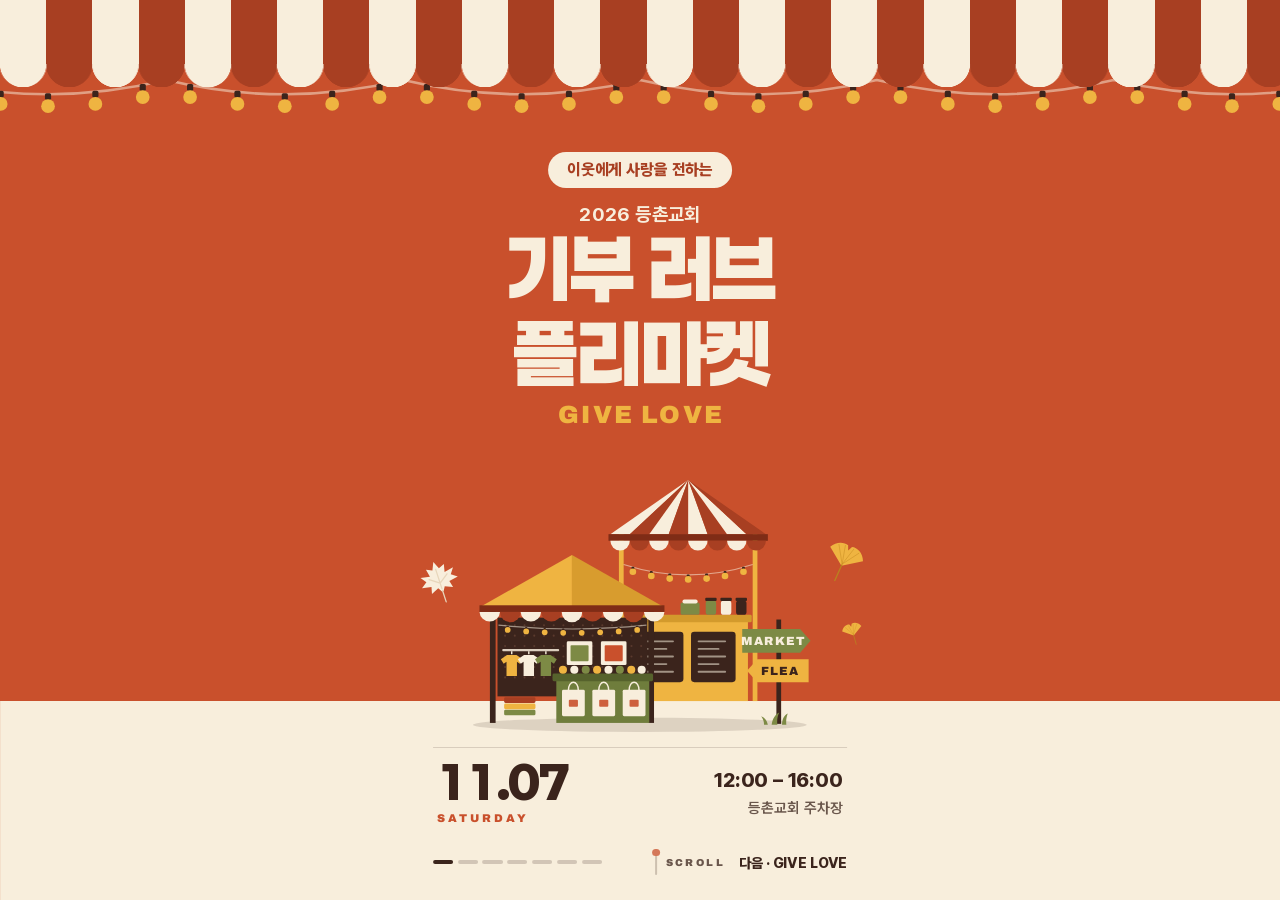
<file: market/index.html>
<!doctype html>
<html lang="ko">
<head>
<meta charset="utf-8">
<meta name="viewport" content="width=device-width, initial-scale=1, viewport-fit=cover">
<title>기부 러브 플리마켓 · 11월 7일 토요일 | 2026 등촌교회</title>
<meta name="description" content="2026년 11월 7일 토요일 낮 12시부터 오후 4시까지 등촌교회 주차장에서 기부 러브 플리마켓이 열려요. 먹거리, 의류, 잡화, 체험, 등촌네컷 부스가 기다려요. 11월 15일 주일에는 새생명축제(1 · 2 · 3 · 4부(청년) 예배, 4부 청년예배 오후 2:30)에도 초대합니다.">
<meta name="theme-color" content="#c9502c">
<meta property="og:type" content="website">
<meta property="og:site_name" content="등촌 GIVE LOVE">
<meta property="og:title" content="기부 러브 플리마켓 · 2026 등촌교회">
<meta property="og:description" content="11.07 토 12:00–16:00 · 등촌교회 주차장. 이웃에게 사랑을 전하는 장터에 놀러 오세요.">
<meta property="og:image" content="https://prayer0420.github.io/deungchon-give-love/market/assets/img/og.jpg">
<meta property="og:image:width" content="1200">
<meta property="og:image:height" content="630">
<meta property="og:url" content="https://prayer0420.github.io/deungchon-give-love/market/">
<meta name="twitter:card" content="summary_large_image">
<link rel="icon" type="image/png" href="assets/img/favicon.png">
<link rel="apple-touch-icon" href="assets/img/touch-icon.png">
<link rel="preload" as="font" type="font/woff2" href="assets/fonts/paperlogy-9.woff2" crossorigin>
<link rel="preload" as="font" type="font/woff2" href="assets/fonts/pretendard.woff2" crossorigin>
<link rel="dns-prefetch" href="https://t1.kakaocdn.net">
<link rel="stylesheet" href="assets/css/market.css?v=6">
<style>:root{--settle:linear(0.0000 0.0%, 0.0352 2.5%, 0.1258 5.0%, 0.2515 7.5%, 0.3948 10.0%, 0.5414 12.5%, 0.6808 15.0%, 0.8054 17.5%, 0.9107 20.0%, 0.9947 22.5%, 1.0573 25.0%, 1.0999 27.5%, 1.1247 30.0%, 1.1347 32.5%, 1.1331 35.0%, 1.1231 37.5%, 1.1073 40.0%, 1.0885 42.5%, 1.0686 45.0%, 1.0493 47.5%, 1.0317 50.0%, 1.0165 52.5%, 1.0042 55.0%, 0.9948 57.5%, 0.9881 60.0%, 0.9840 62.5%, 0.9820 65.0%, 0.9818 67.5%, 0.9828 70.0%, 0.9847 72.5%, 0.9871 75.0%, 0.9898 77.5%, 0.9925 80.0%, 0.9949 82.5%, 0.9971 85.0%, 0.9989 87.5%, 1.0003 90.0%, 1.0013 92.5%, 1.0020 95.0%, 1.0024 97.5%, 1.0025 100.0%)}.art0 .k-sh{fill:#3b241c;opacity:.14}.art0 .k-pole{fill:#efb441}.art0 .k-ctr{fill:#efb441}.art0 .k-ctrTop{fill:#d39a2c}.art0 .k-j1{fill:#f8eedc}.art0 .k-j2{fill:#7d8a45}.art0 .k-j3{fill:#3b241c}.art0 .k-lid{fill:#3b241c}.art0 .k-board{fill:#3b241c}.art0 .k-chalk{fill:#f8eedc;opacity:.55}.art0 .k-rA{fill:#f8eedc}.art0 .k-rB{fill:#a83f22}.art0 .k-rEdge{fill:#7f2c16}.art0 .k-wire{stroke:#f8eedc;stroke-opacity:.55;stroke-width:2.5}.art0 .k-cap{fill:#3b241c}.art0 .k-bulb{fill:#efb441}.art0 .k-post{fill:#3b241c}.art0 .k-s1{fill:#7d8a45}.art0 .k-s2{fill:#efb441}.art0 .k-s1t{fill:#f8eedc}.art0 .k-s2t{fill:#3b241c}.art0 .k-grass{fill:#7d8a45}.art0 .k-pole2{fill:#3b241c}.art0 .k-panel{fill:#3b241c}.art0 .k-peg{fill:#5a3a2d}.art0 .k-frame{fill:#f8eedc}.art0 .k-art1{fill:#7d8a45}.art0 .k-art2{fill:#c9502c}.art0 .k-rail{fill:#f8eedc;opacity:.85}.art0 .k-wire2{stroke:#f8eedc;stroke-width:3}.art0 .k-sh1{fill:#f8eedc}.art0 .k-sh2{fill:#efb441}.art0 .k-sh3{fill:#7d8a45}.art0 .k-st1{fill:#7d8a45}.art0 .k-st2{fill:#efb441}.art0 .k-st3{fill:#a83f22}.art0 .k-ctr2{fill:#6f7d3c}.art0 .k-ctr2Top{fill:#56622c}.art0 .k-g1{fill:#efb441}.art0 .k-g2{fill:#f8eedc}.art0 .k-g3{fill:#7d8a45}.art0 .k-handle{stroke:#f8eedc;stroke-width:3}.art0 .k-tote{fill:#f8eedc}.art0 .k-print{fill:#c9502c;opacity:.9}.art0 .k-fr1{fill:#efb441}.art0 .k-fr2{fill:#d89c2e}.art0 .k-vEdge{fill:#7f2c16}.art0 .k-vA{fill:#f8eedc}.art0 .k-vB{fill:#a83f22}.art0 .k-s1t,.art0 .k-s2t{font:800 25px "Archivo";letter-spacing:2.5px}.lm .k-leaf{fill:#efb441}.lm .k-stem{stroke:#b9831f;stroke-width:3;stroke-linecap:round}.lm .k-vein{stroke:#c98e22;stroke-width:1.6;opacity:.7}.lm .k-nut{fill:#b07a3c}.lm .k-cap2{fill:#6d4a2c}.lc .k-leaf{fill:#f8eedc}.lc .k-stem{stroke:#e7d6bb;stroke-width:3;stroke-linecap:round}.lc .k-vein{stroke:#e7d6bb;stroke-width:1.6;opacity:.7}.lc .k-nut{fill:#b07a3c}.lc .k-cap2{fill:#6d4a2c}.lr .k-leaf{fill:#c8462b}.lr .k-stem{stroke:#8f2f1c;stroke-width:3;stroke-linecap:round}.lr .k-vein{stroke:#8f2f1c;stroke-width:1.6;opacity:.7}.lr .k-nut{fill:#b07a3c}.lr .k-cap2{fill:#6d4a2c}.lo .k-leaf{fill:#7d8a45}.lo .k-stem{stroke:#55602c;stroke-width:3;stroke-linecap:round}.lo .k-vein{stroke:#55602c;stroke-width:1.6;opacity:.7}.lo .k-nut{fill:#b07a3c}.lo .k-cap2{fill:#6d4a2c}</style>
<script>(function(){var d=document.documentElement;d.classList.add("js","deck");if(window.matchMedia("(prefers-reduced-motion: reduce)").matches)d.classList.add("calm");setTimeout(function(){if(!window.__market)d.classList.remove("deck")},4000);})();</script>
<script defer src="assets/js/market.js?v=6"></script>
</head>
<body>
<div class="stage" id="stage" data-tone="light" data-top="light" data-scene="s0">
<header class="top" data-p="top"><b>2026 등촌교회</b><span>GIVE LOVE FLEA MARKET</span></header>
<main>
<section class="sc s0" id="s0" data-name="표지" data-tone="light" aria-label="기부 러브 플리마켓 초대"><div class="awn" aria-hidden="true"></div><svg class="lights l0" viewBox="0 0 1600 44" aria-hidden="true"><path class="wire" d="M0 6Q100 30 200 6Q300 30 400 6Q500 30 600 6Q700 30 800 6Q900 30 1000 6Q1100 30 1200 6Q1300 30 1400 6Q1500 30 1600 6" fill="none"/><rect class="cap" x="17.4" y="9.32" width="5.2" height="5.6" rx="1.3"/><circle class="bulb" cx="20" cy="20.32" r="5.8" style="--i:20"/><rect class="cap" x="57.4" y="15.08" width="5.2" height="5.6" rx="1.3"/><circle class="bulb" cx="60" cy="26.08" r="5.8" style="--i:19"/><rect class="cap" x="97.4" y="17" width="5.2" height="5.6" rx="1.3"/><circle class="bulb" cx="100" cy="28" r="5.8" style="--i:18"/><rect class="cap" x="137.4" y="15.08" width="5.2" height="5.6" rx="1.3"/><circle class="bulb" cx="140" cy="26.08" r="5.8" style="--i:17"/><rect class="cap" x="177.4" y="9.32" width="5.2" height="5.6" rx="1.3"/><circle class="bulb" cx="180" cy="20.32" r="5.8" style="--i:16"/><rect class="cap" x="217.4" y="9.32" width="5.2" height="5.6" rx="1.3"/><circle class="bulb" cx="220" cy="20.32" r="5.8" style="--i:15"/><rect class="cap" x="257.4" y="15.08" width="5.2" height="5.6" rx="1.3"/><circle class="bulb" cx="260" cy="26.08" r="5.8" style="--i:14"/><rect class="cap" x="297.4" y="17" width="5.2" height="5.6" rx="1.3"/><circle class="bulb" cx="300" cy="28" r="5.8" style="--i:13"/><rect class="cap" x="337.4" y="15.08" width="5.2" height="5.6" rx="1.3"/><circle class="bulb" cx="340" cy="26.08" r="5.8" style="--i:12"/><rect class="cap" x="377.4" y="9.32" width="5.2" height="5.6" rx="1.3"/><circle class="bulb" cx="380" cy="20.32" r="5.8" style="--i:11"/><rect class="cap" x="417.4" y="9.32" width="5.2" height="5.6" rx="1.3"/><circle class="bulb" cx="420" cy="20.32" r="5.8" style="--i:10"/><rect class="cap" x="457.4" y="15.08" width="5.2" height="5.6" rx="1.3"/><circle class="bulb" cx="460" cy="26.08" r="5.8" style="--i:9"/><rect class="cap" x="497.4" y="17" width="5.2" height="5.6" rx="1.3"/><circle class="bulb" cx="500" cy="28" r="5.8" style="--i:8"/><rect class="cap" x="537.4" y="15.08" width="5.2" height="5.6" rx="1.3"/><circle class="bulb" cx="540" cy="26.08" r="5.8" style="--i:7"/><rect class="cap" x="577.4" y="9.32" width="5.2" height="5.6" rx="1.3"/><circle class="bulb" cx="580" cy="20.32" r="5.8" style="--i:6"/><rect class="cap" x="617.4" y="9.32" width="5.2" height="5.6" rx="1.3"/><circle class="bulb" cx="620" cy="20.32" r="5.8" style="--i:5"/><rect class="cap" x="657.4" y="15.08" width="5.2" height="5.6" rx="1.3"/><circle class="bulb" cx="660" cy="26.08" r="5.8" style="--i:4"/><rect class="cap" x="697.4" y="17" width="5.2" height="5.6" rx="1.3"/><circle class="bulb" cx="700" cy="28" r="5.8" style="--i:3"/><rect class="cap" x="737.4" y="15.08" width="5.2" height="5.6" rx="1.3"/><circle class="bulb" cx="740" cy="26.08" r="5.8" style="--i:2"/><rect class="cap" x="777.4" y="9.32" width="5.2" height="5.6" rx="1.3"/><circle class="bulb" cx="780" cy="20.32" r="5.8" style="--i:1"/><rect class="cap" x="817.4" y="9.32" width="5.2" height="5.6" rx="1.3"/><circle class="bulb" cx="820" cy="20.32" r="5.8" style="--i:1"/><rect class="cap" x="857.4" y="15.08" width="5.2" height="5.6" rx="1.3"/><circle class="bulb" cx="860" cy="26.08" r="5.8" style="--i:2"/><rect class="cap" x="897.4" y="17" width="5.2" height="5.6" rx="1.3"/><circle class="bulb" cx="900" cy="28" r="5.8" style="--i:3"/><rect class="cap" x="937.4" y="15.08" width="5.2" height="5.6" rx="1.3"/><circle class="bulb" cx="940" cy="26.08" r="5.8" style="--i:4"/><rect class="cap" x="977.4" y="9.32" width="5.2" height="5.6" rx="1.3"/><circle class="bulb" cx="980" cy="20.32" r="5.8" style="--i:5"/><rect class="cap" x="1017.4" y="9.32" width="5.2" height="5.6" rx="1.3"/><circle class="bulb" cx="1020" cy="20.32" r="5.8" style="--i:6"/><rect class="cap" x="1057.4" y="15.08" width="5.2" height="5.6" rx="1.3"/><circle class="bulb" cx="1060" cy="26.08" r="5.8" style="--i:7"/><rect class="cap" x="1097.4" y="17" width="5.2" height="5.6" rx="1.3"/><circle class="bulb" cx="1100" cy="28" r="5.8" style="--i:8"/><rect class="cap" x="1137.4" y="15.08" width="5.2" height="5.6" rx="1.3"/><circle class="bulb" cx="1140" cy="26.08" r="5.8" style="--i:9"/><rect class="cap" x="1177.4" y="9.32" width="5.2" height="5.6" rx="1.3"/><circle class="bulb" cx="1180" cy="20.32" r="5.8" style="--i:10"/><rect class="cap" x="1217.4" y="9.32" width="5.2" height="5.6" rx="1.3"/><circle class="bulb" cx="1220" cy="20.32" r="5.8" style="--i:11"/><rect class="cap" x="1257.4" y="15.08" width="5.2" height="5.6" rx="1.3"/><circle class="bulb" cx="1260" cy="26.08" r="5.8" style="--i:12"/><rect class="cap" x="1297.4" y="17" width="5.2" height="5.6" rx="1.3"/><circle class="bulb" cx="1300" cy="28" r="5.8" style="--i:13"/><rect class="cap" x="1337.4" y="15.08" width="5.2" height="5.6" rx="1.3"/><circle class="bulb" cx="1340" cy="26.08" r="5.8" style="--i:14"/><rect class="cap" x="1377.4" y="9.32" width="5.2" height="5.6" rx="1.3"/><circle class="bulb" cx="1380" cy="20.32" r="5.8" style="--i:15"/><rect class="cap" x="1417.4" y="9.32" width="5.2" height="5.6" rx="1.3"/><circle class="bulb" cx="1420" cy="20.32" r="5.8" style="--i:16"/><rect class="cap" x="1457.4" y="15.08" width="5.2" height="5.6" rx="1.3"/><circle class="bulb" cx="1460" cy="26.08" r="5.8" style="--i:17"/><rect class="cap" x="1497.4" y="17" width="5.2" height="5.6" rx="1.3"/><circle class="bulb" cx="1500" cy="28" r="5.8" style="--i:18"/><rect class="cap" x="1537.4" y="15.08" width="5.2" height="5.6" rx="1.3"/><circle class="bulb" cx="1540" cy="26.08" r="5.8" style="--i:19"/><rect class="cap" x="1577.4" y="9.32" width="5.2" height="5.6" rx="1.3"/><circle class="bulb" cx="1580" cy="20.32" r="5.8" style="--i:20"/></svg><div class="sc-in"><p class="tag0 a" data-p="tag" style="--d:420;--dy:10">이웃에게 사랑을 전하는</p><p class="org0 a" data-p="org" style="--d:500;--dy:10">2026 등촌교회</p><h1 class="t0" data-p="title"><span class="ln"><span style="--d:560">기부 러브</span></span><span class="ln"><span style="--d:650">플리마켓</span></span></h1><p class="en0" data-p="en"><span>GIVE LOVE</span></p><div class="art0" data-p="art"><svg class="booths" viewBox="0 0 724 580" aria-hidden="true"><ellipse class="k-sh" cx="362" cy="552" rx="352" ry="15"/><rect class="k-pole" x="318" y="150" width="10" height="352"/><rect class="k-pole" x="600" y="150" width="10" height="352"/><rect class="k-ctr" x="338" y="334" width="252" height="168"/><rect class="k-ctrTop" x="330" y="320" width="268" height="16" rx="3"/><rect class="k-j2" x="501" y="290" width="22" height="30" rx="6"/><rect class="k-lid" x="500" y="284" width="24" height="7" rx="2"/><rect class="k-j1" x="533" y="290" width="22" height="30" rx="6"/><rect class="k-lid" x="532" y="284" width="24" height="7" rx="2"/><rect class="k-j3" x="565" y="290" width="22" height="30" rx="6"/><rect class="k-lid" x="564" y="284" width="24" height="7" rx="2"/><rect class="k-j2" x="448" y="294" width="40" height="26" rx="4"/><rect class="k-j1" x="452" y="288" width="32" height="8" rx="4"/><rect class="k-board" x="360" y="356" width="94" height="106" rx="7"/><rect class="k-chalk" x="374" y="374" width="60" height="4" rx="2"/><rect class="k-chalk" x="374" y="390" width="46" height="4" rx="2"/><rect class="k-chalk" x="374" y="406" width="60" height="4" rx="2"/><rect class="k-chalk" x="374" y="422" width="46" height="4" rx="2"/><rect class="k-chalk" x="374" y="438" width="60" height="4" rx="2"/><rect class="k-board" x="470" y="356" width="94" height="106" rx="7"/><rect class="k-chalk" x="484" y="374" width="60" height="4" rx="2"/><rect class="k-chalk" x="484" y="390" width="46" height="4" rx="2"/><rect class="k-chalk" x="484" y="406" width="60" height="4" rx="2"/><rect class="k-chalk" x="484" y="422" width="46" height="4" rx="2"/><rect class="k-chalk" x="484" y="438" width="60" height="4" rx="2"/><polygon class="k-rA" points="464,36 300,150 341,150"/><polygon class="k-rB" points="464,36 341,150 382,150"/><polygon class="k-rA" points="464,36 382,150 423,150"/><polygon class="k-rB" points="464,36 423,150 464,150"/><polygon class="k-rA" points="464,36 464,150 505,150"/><polygon class="k-rB" points="464,36 505,150 546,150"/><polygon class="k-rA" points="464,36 546,150 587,150"/><polygon class="k-rB" points="464,36 587,150 628,150"/><rect class="k-rEdge" x="296" y="150" width="336" height="14"/><path class="k-rA" d="M300 164A20.5 20.5 0 0 0 341 164Z"/><path class="k-rB" d="M341 164A20.5 20.5 0 0 0 382 164Z"/><path class="k-rA" d="M382 164A20.5 20.5 0 0 0 423 164Z"/><path class="k-rB" d="M423 164A20.5 20.5 0 0 0 464 164Z"/><path class="k-rA" d="M464 164A20.5 20.5 0 0 0 505 164Z"/><path class="k-rB" d="M505 164A20.5 20.5 0 0 0 546 164Z"/><path class="k-rA" d="M546 164A20.5 20.5 0 0 0 587 164Z"/><path class="k-rB" d="M587 164A20.5 20.5 0 0 0 628 164Z"/><path class="k-wire" d="M328 214Q464 258 600 214" fill="none"/><rect class="k-cap" x="344.5" y="218.8" width="5.9" height="6.3" rx="1.5"/><circle class="k-bulb" cx="347.4" cy="229.3" r="7"/><rect class="k-cap" x="383.3" y="227.8" width="5.9" height="6.3" rx="1.5"/><circle class="k-bulb" cx="386.3" cy="238.3" r="7"/><rect class="k-cap" x="422.2" y="233.2" width="5.9" height="6.3" rx="1.5"/><circle class="k-bulb" cx="425.1" cy="243.7" r="7"/><rect class="k-cap" x="461.1" y="235" width="5.9" height="6.3" rx="1.5"/><circle class="k-bulb" cx="464" cy="245.5" r="7"/><rect class="k-cap" x="499.9" y="233.2" width="5.9" height="6.3" rx="1.5"/><circle class="k-bulb" cx="502.9" cy="243.7" r="7"/><rect class="k-cap" x="538.8" y="227.8" width="5.9" height="6.3" rx="1.5"/><circle class="k-bulb" cx="541.7" cy="238.3" r="7"/><rect class="k-cap" x="577.6" y="218.8" width="5.9" height="6.3" rx="1.5"/><circle class="k-bulb" cx="580.6" cy="229.3" r="7"/><rect class="k-post" x="650" y="330" width="10" height="220"/><polygon class="k-s1" points="578,350 700,350 722,375 700,400 578,400"/><polygon class="k-s2" points="610,414 718,414 718,462 610,462 588,438"/><text class="k-s1t" x="644" y="384" text-anchor="middle">MARKET</text><text class="k-s2t" x="658" y="447" text-anchor="middle">FLEA</text><path class="k-grass" d="M640 552c2-14 8-22 16-26-4 8-5 16-4 26zM662 552c0-12 4-20 12-24-3 8-4 15-3 24zM632 552c-2-10-8-16-14-18 4 6 6 11 6 18z"/><rect class="k-pole2" x="46" y="300" width="12" height="248"/><rect class="k-pole2" x="380" y="300" width="12" height="248"/><rect class="k-panel" x="62" y="326" width="316" height="166"/><circle class="k-peg" cx="78" cy="342" r="2.2"/><circle class="k-peg" cx="98.5" cy="342" r="2.2"/><circle class="k-peg" cx="119" cy="342" r="2.2"/><circle class="k-peg" cx="139.5" cy="342" r="2.2"/><circle class="k-peg" cx="160" cy="342" r="2.2"/><circle class="k-peg" cx="180.5" cy="342" r="2.2"/><circle class="k-peg" cx="201" cy="342" r="2.2"/><circle class="k-peg" cx="221.5" cy="342" r="2.2"/><circle class="k-peg" cx="242" cy="342" r="2.2"/><circle class="k-peg" cx="262.5" cy="342" r="2.2"/><circle class="k-peg" cx="283" cy="342" r="2.2"/><circle class="k-peg" cx="303.5" cy="342" r="2.2"/><circle class="k-peg" cx="324" cy="342" r="2.2"/><circle class="k-peg" cx="344.5" cy="342" r="2.2"/><circle class="k-peg" cx="365" cy="342" r="2.2"/><circle class="k-peg" cx="78" cy="364" r="2.2"/><circle class="k-peg" cx="98.5" cy="364" r="2.2"/><circle class="k-peg" cx="119" cy="364" r="2.2"/><circle class="k-peg" cx="139.5" cy="364" r="2.2"/><circle class="k-peg" cx="160" cy="364" r="2.2"/><circle class="k-peg" cx="180.5" cy="364" r="2.2"/><circle class="k-peg" cx="201" cy="364" r="2.2"/><circle class="k-peg" cx="221.5" cy="364" r="2.2"/><circle class="k-peg" cx="242" cy="364" r="2.2"/><circle class="k-peg" cx="262.5" cy="364" r="2.2"/><circle class="k-peg" cx="283" cy="364" r="2.2"/><circle class="k-peg" cx="303.5" cy="364" r="2.2"/><circle class="k-peg" cx="324" cy="364" r="2.2"/><circle class="k-peg" cx="344.5" cy="364" r="2.2"/><circle class="k-peg" cx="365" cy="364" r="2.2"/><circle class="k-peg" cx="78" cy="386" r="2.2"/><circle class="k-peg" cx="98.5" cy="386" r="2.2"/><circle class="k-peg" cx="119" cy="386" r="2.2"/><circle class="k-peg" cx="139.5" cy="386" r="2.2"/><circle class="k-peg" cx="160" cy="386" r="2.2"/><circle class="k-peg" cx="180.5" cy="386" r="2.2"/><circle class="k-peg" cx="201" cy="386" r="2.2"/><circle class="k-peg" cx="221.5" cy="386" r="2.2"/><circle class="k-peg" cx="242" cy="386" r="2.2"/><circle class="k-peg" cx="262.5" cy="386" r="2.2"/><circle class="k-peg" cx="283" cy="386" r="2.2"/><circle class="k-peg" cx="303.5" cy="386" r="2.2"/><circle class="k-peg" cx="324" cy="386" r="2.2"/><circle class="k-peg" cx="344.5" cy="386" r="2.2"/><circle class="k-peg" cx="365" cy="386" r="2.2"/><circle class="k-peg" cx="78" cy="408" r="2.2"/><circle class="k-peg" cx="98.5" cy="408" r="2.2"/><circle class="k-peg" cx="119" cy="408" r="2.2"/><circle class="k-peg" cx="139.5" cy="408" r="2.2"/><circle class="k-peg" cx="160" cy="408" r="2.2"/><circle class="k-peg" cx="180.5" cy="408" r="2.2"/><circle class="k-peg" cx="201" cy="408" r="2.2"/><circle class="k-peg" cx="221.5" cy="408" r="2.2"/><circle class="k-peg" cx="242" cy="408" r="2.2"/><circle class="k-peg" cx="262.5" cy="408" r="2.2"/><circle class="k-peg" cx="283" cy="408" r="2.2"/><circle class="k-peg" cx="303.5" cy="408" r="2.2"/><circle class="k-peg" cx="324" cy="408" r="2.2"/><circle class="k-peg" cx="344.5" cy="408" r="2.2"/><circle class="k-peg" cx="365" cy="408" r="2.2"/><circle class="k-peg" cx="78" cy="430" r="2.2"/><circle class="k-peg" cx="98.5" cy="430" r="2.2"/><circle class="k-peg" cx="119" cy="430" r="2.2"/><circle class="k-peg" cx="139.5" cy="430" r="2.2"/><circle class="k-peg" cx="160" cy="430" r="2.2"/><circle class="k-peg" cx="180.5" cy="430" r="2.2"/><circle class="k-peg" cx="201" cy="430" r="2.2"/><circle class="k-peg" cx="221.5" cy="430" r="2.2"/><circle class="k-peg" cx="242" cy="430" r="2.2"/><circle class="k-peg" cx="262.5" cy="430" r="2.2"/><circle class="k-peg" cx="283" cy="430" r="2.2"/><circle class="k-peg" cx="303.5" cy="430" r="2.2"/><circle class="k-peg" cx="324" cy="430" r="2.2"/><circle class="k-peg" cx="344.5" cy="430" r="2.2"/><circle class="k-peg" cx="365" cy="430" r="2.2"/><circle class="k-peg" cx="78" cy="452" r="2.2"/><circle class="k-peg" cx="98.5" cy="452" r="2.2"/><circle class="k-peg" cx="119" cy="452" r="2.2"/><circle class="k-peg" cx="139.5" cy="452" r="2.2"/><circle class="k-peg" cx="160" cy="452" r="2.2"/><circle class="k-peg" cx="180.5" cy="452" r="2.2"/><circle class="k-peg" cx="201" cy="452" r="2.2"/><circle class="k-peg" cx="221.5" cy="452" r="2.2"/><circle class="k-peg" cx="242" cy="452" r="2.2"/><circle class="k-peg" cx="262.5" cy="452" r="2.2"/><circle class="k-peg" cx="283" cy="452" r="2.2"/><circle class="k-peg" cx="303.5" cy="452" r="2.2"/><circle class="k-peg" cx="324" cy="452" r="2.2"/><circle class="k-peg" cx="344.5" cy="452" r="2.2"/><circle class="k-peg" cx="365" cy="452" r="2.2"/><rect class="k-frame" x="208" y="376" width="54" height="50" rx="3"/><rect class="k-art1" x="216" y="384" width="38" height="34" rx="2"/><rect class="k-frame" x="280" y="376" width="54" height="50" rx="3"/><rect class="k-art2" x="288" y="384" width="38" height="34" rx="2"/><rect class="k-rail" x="72" y="392" width="120" height="5" rx="2"/><path class="k-wire2" d="M92 397v6" fill="none"/><path class="k-sh2" d="M82 405h20l13 9-6 9-6-4v30h-22v-30l-6 4-6-9z"/><path class="k-wire2" d="M128 397v6" fill="none"/><path class="k-sh1" d="M118 405h20l13 9-6 9-6-4v30h-22v-30l-6 4-6-9z"/><path class="k-wire2" d="M164 397v6" fill="none"/><path class="k-sh3" d="M154 405h20l13 9-6 9-6-4v30h-22v-30l-6 4-6-9z"/><rect class="k-st1" x="76" y="520" width="66" height="12" rx="3"/><rect class="k-st2" x="76" y="507" width="66" height="12" rx="3"/><rect class="k-st3" x="76" y="494" width="66" height="12" rx="3"/><rect class="k-ctr2" x="186" y="456" width="196" height="92"/><rect class="k-ctr2Top" x="178" y="444" width="212" height="16" rx="3"/><circle class="k-g1" cx="200" cy="436" r="8.5"/><circle class="k-g2" cx="224" cy="436" r="8.5"/><circle class="k-g3" cx="248" cy="436" r="8.5"/><circle class="k-g1" cx="272" cy="436" r="8.5"/><circle class="k-g2" cx="296" cy="436" r="8.5"/><circle class="k-g3" cx="320" cy="436" r="8.5"/><circle class="k-g1" cx="344" cy="436" r="8.5"/><circle class="k-g2" cx="366" cy="436" r="8.5"/><path class="k-handle" d="M211.4 480c0-23.5 21.1-23.5 21.1 0" fill="none"/><rect class="k-tote" x="198" y="478" width="48" height="56" rx="3"/><rect class="k-print" x="212.4" y="499.3" width="19.2" height="14.6" rx="2"/><path class="k-handle" d="M275.4 480c0-23.5 21.1-23.5 21.1 0" fill="none"/><rect class="k-tote" x="262" y="478" width="48" height="56" rx="3"/><rect class="k-print" x="276.4" y="499.3" width="19.2" height="14.6" rx="2"/><path class="k-handle" d="M339.4 480c0-23.5 21.1-23.5 21.1 0" fill="none"/><rect class="k-tote" x="326" y="478" width="48" height="56" rx="3"/><rect class="k-print" x="340.4" y="499.3" width="19.2" height="14.6" rx="2"/><polygon class="k-fr1" points="219,194 28,302 219,302"/><polygon class="k-fr2" points="219,194 219,302 410,302"/><rect class="k-vEdge" x="24" y="300" width="390" height="14"/><path class="k-vA" d="M24 314A21.7 21.7 0 0 0 67.3 314Z"/><path class="k-vB" d="M67.3 314A21.7 21.7 0 0 0 110.7 314Z"/><path class="k-vA" d="M110.7 314A21.7 21.7 0 0 0 154 314Z"/><path class="k-vB" d="M154 314A21.7 21.7 0 0 0 197.3 314Z"/><path class="k-vA" d="M197.3 314A21.7 21.7 0 0 0 240.7 314Z"/><path class="k-vB" d="M240.7 314A21.7 21.7 0 0 0 284 314Z"/><path class="k-vA" d="M284 314A21.7 21.7 0 0 0 327.3 314Z"/><path class="k-vB" d="M327.3 314A21.7 21.7 0 0 0 370.7 314Z"/><path class="k-vA" d="M370.7 314A21.7 21.7 0 0 0 414 314Z"/><path class="k-wire" d="M64 342Q220 358 376 342" fill="none"/><rect class="k-cap" x="81" y="342.9" width="5" height="5.4" rx="1.5"/><circle class="k-bulb" cx="83.5" cy="352" r="6"/><rect class="k-cap" x="120" y="345.9" width="5" height="5.4" rx="1.5"/><circle class="k-bulb" cx="122.5" cy="355" r="6"/><rect class="k-cap" x="159" y="347.9" width="5" height="5.4" rx="1.5"/><circle class="k-bulb" cx="161.5" cy="357" r="6"/><rect class="k-cap" x="198" y="348.9" width="5" height="5.4" rx="1.5"/><circle class="k-bulb" cx="200.5" cy="358" r="6"/><rect class="k-cap" x="237" y="348.9" width="5" height="5.4" rx="1.5"/><circle class="k-bulb" cx="239.5" cy="358" r="6"/><rect class="k-cap" x="276" y="347.9" width="5" height="5.4" rx="1.5"/><circle class="k-bulb" cx="278.5" cy="357" r="6"/><rect class="k-cap" x="315" y="345.9" width="5" height="5.4" rx="1.5"/><circle class="k-bulb" cx="317.5" cy="355" r="6"/><rect class="k-cap" x="354" y="342.9" width="5" height="5.4" rx="1.5"/><circle class="k-bulb" cx="356.5" cy="352" r="6"/></svg><svg class="lv" viewBox="0 0 724 580" aria-hidden="true"><g class="fall" style="--d:1000"><g class="lc" transform="translate(-60 250) rotate(-18) scale(0.9)"><path class="k-leaf" d="M0-48L8-30L22-36L18-18L40-22L30-8L44 2L22 6L26 22L8 14L2 24H-2L-8 14L-26 22L-22 6L-44 2L-30-8L-40-22L-18-18L-22-36L-8-30Z"/><path class="k-stem" d="M0 22V50M0-30V18M0 4L-22-12M0 4L22-12" fill="none"/></g></g><g class="fall" style="--d:1150"><g class="lm" transform="translate(790 210) rotate(24) scale(0.9)"><path class="k-leaf" d="M0 8L-42-22C-34-40-16-46-5-42L0-31L5-42C16-46 34-40 42-22Z"/><path class="k-vein" d="M0 4L-26-36M0 4L-11-40M0 4L11-40M0 4L26-36" fill="none"/><path class="k-stem" d="M0 6V46" fill="none"/></g></g><g class="fall" style="--d:1300"><g class="lm" transform="translate(812 360) rotate(-16) scale(0.5)"><path class="k-leaf" d="M0 8L-42-22C-34-40-16-46-5-42L0-31L5-42C16-46 34-40 42-22Z"/><path class="k-vein" d="M0 4L-26-36M0 4L-11-40M0 4L11-40M0 4L26-36" fill="none"/><path class="k-stem" d="M0 6V46" fill="none"/></g></g></svg></div><div class="when0 a" data-p="when" style="--d:980;--dy:12"><p class="d"><b>11.07</b><i>SATURDAY</i></p><p class="t"><b>12:00 – 16:00</b><span>등촌교회 주차장 <em id="dday"></em></span></p></div></div></section>
<section class="sc s1" id="s1" data-name="GIVE LOVE" data-tone="light" aria-label="기부 러브라는 이름"><svg class="lv1" viewBox="0 0 390 760" preserveAspectRatio="xMidYMid slice" aria-hidden="true"><g class="fall" style="--d:300"><g class="lm" transform="translate(52 120) rotate(-24) scale(0.6)"><path class="k-leaf" d="M0 8L-42-22C-34-40-16-46-5-42L0-31L5-42C16-46 34-40 42-22Z"/><path class="k-vein" d="M0 4L-26-36M0 4L-11-40M0 4L11-40M0 4L26-36" fill="none"/><path class="k-stem" d="M0 6V46" fill="none"/></g></g><g class="fall" style="--d:480"><g class="lr" transform="translate(352 150) rotate(16) scale(0.5)"><path class="k-leaf" d="M0-48L8-30L22-36L18-18L40-22L30-8L44 2L22 6L26 22L8 14L2 24H-2L-8 14L-26 22L-22 6L-44 2L-30-8L-40-22L-18-18L-22-36L-8-30Z"/><path class="k-stem" d="M0 22V50M0-30V18M0 4L-22-12M0 4L22-12" fill="none"/></g></g><g class="fall" style="--d:640"><g class="lo" transform="translate(30 640) rotate(34) scale(0.5)"><path class="k-leaf" d="M0-46C26-24 24 22 0 46C-24 22-26-24 0-46Z"/><path class="k-stem" d="M0-34V60" fill="none"/></g></g><g class="fall" style="--d:760"><g class="lm" transform="translate(356 640) rotate(18) scale(0.4)"><path class="k-leaf" d="M0 8L-42-22C-34-40-16-46-5-42L0-31L5-42C16-46 34-40 42-22Z"/><path class="k-vein" d="M0 4L-26-36M0 4L-11-40M0 4L11-40M0 4L26-36" fill="none"/><path class="k-stem" d="M0 6V46" fill="none"/></g></g></svg><div class="sc-in"><h2 class="sr">기부는 GIVE, 사랑은 LOVE</h2><div class="rib1" data-p="rib"><svg viewBox="0 0 640 120" aria-hidden="true"><g class="rt rt-l"><polygon points="104,30 0,30 26,70 0,110 104,110" fill="#d79a2a"/><polygon points="70,90 104,90 104,110" fill="#a8781c"/></g><g class="rt rt-r"><polygon points="536,30 640,30 614,70 640,110 536,110" fill="#d79a2a"/><polygon points="570,90 536,90 536,110" fill="#a8781c"/></g><g class="band"><rect x="70" y="10" width="500" height="80" fill="#e8ae3a"/><text x="320" y="62.01" text-anchor="middle" font-size="33">기부는 GIVE, 사랑은 LOVE</text></g></svg></div><div class="gl1" data-p="gl"><svg viewBox="0 -14 350 350" aria-hidden="true"><g class="ri" style="--d:240"><text class="ko" x="0" y="168" font-size="126">기부</text></g><g class="sw" style="--d:420;--r0:-38"><text class="en" font-size="70" transform="translate(146 64) rotate(-8)">GIVE</text></g><g class="ri" style="--d:560"><text class="ko" x="350" y="330" font-size="126" text-anchor="end">러브</text></g><g class="sw" style="--d:740;--r0:34"><text class="en" font-size="70" transform="translate(2 222) rotate(7)">LOVE</text></g></svg></div><p class="p1 a" data-p="p" style="--d:900">물건과 먹거리, 즐거움을 나누며<br>이웃에게 사랑을 전하는 장터예요.</p></div></section>
<section class="sc s2" id="s2" data-name="다섯 가지 부스" data-tone="dark" data-top="light" aria-label="다섯 가지 부스"><svg class="wave2" viewBox="0 0 390 92" preserveAspectRatio="none" aria-hidden="true"><path d="M0 0H390V56C328 78 262 42 188 60C120 76 52 72 0 62Z" fill="#f6efe2"/></svg><div class="sc-in"><p class="pill2 a" data-p="pill" style="--d:80;--dy:10">부스 목록</p><h2 class="t2" data-p="title"><span class="ln"><span style="--d:140">다섯 가지 부스가</span></span><span class="ln"><span style="--d:220">기다려요</span></span></h2><ul class="bl"><li data-p="b0" style="--i:0"><span class="ic ic-food"><svg viewBox="0 0 48 48" aria-hidden="true"><path class="i1" d="M9 24h30a15 13 0 0 1-30 0z"/><path class="i2s" d="M18 19c-2.4-3 2.4-5 0-8.5M24 19c-2.4-3 2.4-5 0-8.5M30 19c-2.4-3 2.4-5 0-8.5"/></svg></span><span class="tx"><b>먹거리</b><small>붕어빵 · 떡볶이 · 어묵 · 전 · 솜사탕 · 크로플 · 음료</small></span></li><li data-p="b1" style="--i:1"><span class="ic ic-wear"><svg viewBox="0 0 48 48" aria-hidden="true"><path class="i1" d="M18.5 11L10 15.5l3.2 7 4.3-2V37h13V20.5l4.3 2 3.2-7L29.5 11c-.9 2.6-3 4-5.5 4s-4.6-1.4-5.5-4z"/></svg></span><span class="tx"><b>의류</b><small>아끼던 옷, 새 주인을 만나요</small></span></li><li data-p="b2" style="--i:2"><span class="ic ic-misc"><svg viewBox="0 0 48 48" aria-hidden="true"><path class="i2s" d="M18.5 20v-3.5a5.5 5.5 0 0 1 11 0V20"/><rect class="i1" x="13" y="19" width="22" height="19" rx="3"/><path class="i3" d="M24 33.6l-4.2-3.8c-2.1-1.9-.7-4.9 1.9-4.3 1 .2 1.7 1 2.3 1.9.6-.9 1.3-1.7 2.3-1.9 2.6-.6 4 2.4 1.9 4.3z"/></svg></span><span class="tx"><b>잡화</b><small>아끼던 물건, 새 쓸모를 찾아요</small></span></li><li data-p="b3" style="--i:3"><span class="ic ic-make"><svg viewBox="0 0 48 48" aria-hidden="true"><path class="i1" d="M24 8c-6.6 0-11 5-11 11 0 7 7.4 12.4 11 13 3.6-.6 11-6 11-13 0-6-4.4-11-11-11z"/><path class="i1" d="M21.8 31.6h4.4l-1 2.6h-2.4z"/><path class="i2s" d="M24 34.4c-2.2 3 2.2 5 0 8"/></svg></span><span class="tx"><b>체험</b><small>풍선아트 · 네일 · 말랑이 · 팔찌</small></span></li><li data-p="b4" style="--i:4"><span class="ic ic-photo"><svg viewBox="0 0 48 48" aria-hidden="true"><path class="i1" d="M18 16.5l2.4-4.2h7.2l2.4 4.2z"/><rect class="i1" x="9" y="16" width="30" height="21" rx="4"/><circle class="i3" cx="24" cy="26.5" r="6.2"/><circle class="i1" cx="24" cy="26.5" r="3"/></svg></span><span class="tx"><b>등촌네컷</b><small>오늘을 네 컷에 담아 가세요</small></span></li></ul></div></section>
<section class="sc s3" id="s3" data-name="언제 · 어디서" data-tone="light" aria-label="언제, 어디서"><svg class="bunt b3" viewBox="0 0 1600 44" aria-hidden="true"><path class="wire" d="M0 4Q100 24 200 4Q300 24 400 4Q500 24 600 4Q700 24 800 4Q900 24 1000 4Q1100 24 1200 4Q1300 24 1400 4Q1500 24 1600 4" fill="none"/><path class="fl" style="--i:23" d="M5.67 7.06L27.67 7.06L16.67 33.06Z" fill="#c8462b"/><path class="fl" style="--i:22" d="M39 11.5L61 11.5L50 37.5Z" fill="#efb441"/><path class="fl" style="--i:21" d="M72.33 13.72L94.33 13.72L83.33 39.72Z" fill="#7d8a45"/><path class="fl" style="--i:20" d="M105.67 13.72L127.67 13.72L116.67 39.72Z" fill="#a83f22"/><path class="fl" style="--i:19" d="M139 11.5L161 11.5L150 37.5Z" fill="#c8462b"/><path class="fl" style="--i:18" d="M172.33 7.06L194.33 7.06L183.33 33.06Z" fill="#efb441"/><path class="fl" style="--i:17" d="M205.67 7.06L227.67 7.06L216.67 33.06Z" fill="#7d8a45"/><path class="fl" style="--i:16" d="M239 11.5L261 11.5L250 37.5Z" fill="#a83f22"/><path class="fl" style="--i:15" d="M272.33 13.72L294.33 13.72L283.33 39.72Z" fill="#c8462b"/><path class="fl" style="--i:14" d="M305.67 13.72L327.67 13.72L316.67 39.72Z" fill="#efb441"/><path class="fl" style="--i:13" d="M339 11.5L361 11.5L350 37.5Z" fill="#7d8a45"/><path class="fl" style="--i:12" d="M372.33 7.06L394.33 7.06L383.33 33.06Z" fill="#a83f22"/><path class="fl" style="--i:11" d="M405.67 7.06L427.67 7.06L416.67 33.06Z" fill="#c8462b"/><path class="fl" style="--i:10" d="M439 11.5L461 11.5L450 37.5Z" fill="#efb441"/><path class="fl" style="--i:9" d="M472.33 13.72L494.33 13.72L483.33 39.72Z" fill="#7d8a45"/><path class="fl" style="--i:8" d="M505.67 13.72L527.67 13.72L516.67 39.72Z" fill="#a83f22"/><path class="fl" style="--i:7" d="M539 11.5L561 11.5L550 37.5Z" fill="#c8462b"/><path class="fl" style="--i:6" d="M572.33 7.06L594.33 7.06L583.33 33.06Z" fill="#efb441"/><path class="fl" style="--i:5" d="M605.67 7.06L627.67 7.06L616.67 33.06Z" fill="#7d8a45"/><path class="fl" style="--i:4" d="M639 11.5L661 11.5L650 37.5Z" fill="#a83f22"/><path class="fl" style="--i:3" d="M672.33 13.72L694.33 13.72L683.33 39.72Z" fill="#c8462b"/><path class="fl" style="--i:2" d="M705.67 13.72L727.67 13.72L716.67 39.72Z" fill="#efb441"/><path class="fl" style="--i:1" d="M739 11.5L761 11.5L750 37.5Z" fill="#7d8a45"/><path class="fl" style="--i:0" d="M772.33 7.06L794.33 7.06L783.33 33.06Z" fill="#a83f22"/><path class="fl" style="--i:0" d="M805.67 7.06L827.67 7.06L816.67 33.06Z" fill="#c8462b"/><path class="fl" style="--i:1" d="M839 11.5L861 11.5L850 37.5Z" fill="#efb441"/><path class="fl" style="--i:2" d="M872.33 13.72L894.33 13.72L883.33 39.72Z" fill="#7d8a45"/><path class="fl" style="--i:3" d="M905.67 13.72L927.67 13.72L916.67 39.72Z" fill="#a83f22"/><path class="fl" style="--i:4" d="M939 11.5L961 11.5L950 37.5Z" fill="#c8462b"/><path class="fl" style="--i:5" d="M972.33 7.06L994.33 7.06L983.33 33.06Z" fill="#efb441"/><path class="fl" style="--i:6" d="M1005.67 7.06L1027.67 7.06L1016.67 33.06Z" fill="#7d8a45"/><path class="fl" style="--i:7" d="M1039 11.5L1061 11.5L1050 37.5Z" fill="#a83f22"/><path class="fl" style="--i:8" d="M1072.33 13.72L1094.33 13.72L1083.33 39.72Z" fill="#c8462b"/><path class="fl" style="--i:9" d="M1105.67 13.72L1127.67 13.72L1116.67 39.72Z" fill="#efb441"/><path class="fl" style="--i:10" d="M1139 11.5L1161 11.5L1150 37.5Z" fill="#7d8a45"/><path class="fl" style="--i:11" d="M1172.33 7.06L1194.33 7.06L1183.33 33.06Z" fill="#a83f22"/><path class="fl" style="--i:12" d="M1205.67 7.06L1227.67 7.06L1216.67 33.06Z" fill="#c8462b"/><path class="fl" style="--i:13" d="M1239 11.5L1261 11.5L1250 37.5Z" fill="#efb441"/><path class="fl" style="--i:14" d="M1272.33 13.72L1294.33 13.72L1283.33 39.72Z" fill="#7d8a45"/><path class="fl" style="--i:15" d="M1305.67 13.72L1327.67 13.72L1316.67 39.72Z" fill="#a83f22"/><path class="fl" style="--i:16" d="M1339 11.5L1361 11.5L1350 37.5Z" fill="#c8462b"/><path class="fl" style="--i:17" d="M1372.33 7.06L1394.33 7.06L1383.33 33.06Z" fill="#efb441"/><path class="fl" style="--i:18" d="M1405.67 7.06L1427.67 7.06L1416.67 33.06Z" fill="#7d8a45"/><path class="fl" style="--i:19" d="M1439 11.5L1461 11.5L1450 37.5Z" fill="#a83f22"/><path class="fl" style="--i:20" d="M1472.33 13.72L1494.33 13.72L1483.33 39.72Z" fill="#c8462b"/><path class="fl" style="--i:21" d="M1505.67 13.72L1527.67 13.72L1516.67 39.72Z" fill="#efb441"/><path class="fl" style="--i:22" d="M1539 11.5L1561 11.5L1550 37.5Z" fill="#7d8a45"/><path class="fl" style="--i:23" d="M1572.33 7.06L1594.33 7.06L1583.33 33.06Z" fill="#a83f22"/></svg><div class="sc-in"><p class="kick3 a" data-p="kick" style="--d:0">언제, 어디서</p><div class="wb3"><div class="sign3" data-p="sign"><svg viewBox="560 316 180 244" aria-hidden="true"><path class="sp-g" d="M640 552c2-14 8-22 16-26-4 8-5 16-4 26zM662 552c0-12 4-20 12-24-3 8-4 15-3 24zM632 552c-2-10-8-16-14-18 4 6 6 11 6 18z"/><g class="sp-post"><rect class="sp-p" x="650" y="330" width="10" height="222"/><rect class="sp-p" x="646" y="324" width="18" height="9" rx="2"/></g><g class="sp-b" style="--i:0;transform-origin:53.5% 50%"><polygon class="sp-1" points="578,350 700,350 722,375 700,400 578,400"/><text class="sp-1t" x="644" y="384" text-anchor="middle">MARKET</text></g><g class="sp-b" style="--i:1;transform-origin:51.5% 50%"><polygon class="sp-2" points="610,414 718,414 718,462 610,462 588,438"/><text class="sp-2t" x="658" y="447" text-anchor="middle">FLEA</text></g></svg></div><div class="f a" data-p="f1" style="--d:120"><i>일시</i><b class="v1">11월 7일 토요일</b></div><div class="f a" data-p="f2" style="--d:220"><i>시간</i><b class="v2">12:00 – 16:00</b></div><div class="f a" data-p="f3" style="--d:320"><i>장소</i><b class="v3">등촌교회 주차장</b><span>서울 양천구 목동중앙북로8길 46</span></div></div><div class="btns a" data-p="btns" style="--d:480"><a class="pill" href="https://map.naver.com/p/search/%EC%84%9C%EC%9A%B8%20%EC%96%91%EC%B2%9C%EA%B5%AC%20%EB%AA%A9%EB%8F%99%EC%A4%91%EC%95%99%EB%B6%81%EB%A1%9C8%EA%B8%B8%2046" target="_blank" rel="noopener">네이버 지도</a><a class="pill" href="https://map.kakao.com/link/search/%EC%84%9C%EC%9A%B8%20%EC%96%91%EC%B2%9C%EA%B5%AC%20%EB%AA%A9%EB%8F%99%EC%A4%91%EC%95%99%EB%B6%81%EB%A1%9C8%EA%B8%B8%2046" target="_blank" rel="noopener">카카오맵</a><a class="pill" id="calBtn" href="assets/market.ics" download="give-love-market.ics" data-gcal="https://calendar.google.com/calendar/render?action=TEMPLATE&amp;text=%EA%B8%B0%EB%B6%80%20%EB%9F%AC%EB%B8%8C%20%ED%94%8C%EB%A6%AC%EB%A7%88%EC%BC%93%20%C2%B7%20%EB%93%B1%EC%B4%8C%EA%B5%90%ED%9A%8C&amp;dates=20261107T030000Z/20261107T070000Z&amp;location=%EB%93%B1%EC%B4%8C%EA%B5%90%ED%9A%8C%20%EA%B5%90%EC%9C%A1%EA%B4%80%20%EC%A3%BC%EC%B0%A8%EC%9E%A5%2C%20%EC%84%9C%EC%9A%B8%20%EC%96%91%EC%B2%9C%EA%B5%AC%20%EB%AA%A9%EB%8F%99%EC%A4%91%EC%95%99%EB%B6%81%EB%A1%9C8%EA%B8%B8%2046&amp;details=%EC%9D%B4%EC%9B%83%EC%97%90%EA%B2%8C%20%EC%82%AC%EB%9E%91%EC%9D%84%20%EC%A0%84%ED%95%98%EB%8A%94%202026%20%EB%93%B1%EC%B4%8C%EA%B5%90%ED%9A%8C%20%EA%B8%B0%EB%B6%80%20%EB%9F%AC%EB%B8%8C%20%ED%94%8C%EB%A6%AC%EB%A7%88%EC%BC%93%20https%3A%2F%2Fprayer0420.github.io%2Fdeungchon-give-love%2Fmarket%2F">캘린더 저장</a></div></div></section>
<section class="sc s4" id="s4" data-name="수익금" data-tone="dark" aria-label="수익금"><div class="sc-in"><div class="box4" data-p="box"><svg viewBox="0 26 370 254" aria-hidden="true"><defs><clipPath id="hbO"><polygon points="92,158 232,158 260,138 120,138"/></clipPath><radialGradient id="hbG"><stop offset="0" stop-color="#ffd67e"/><stop offset=".55" stop-color="#efb441" stop-opacity=".5"/><stop offset="1" stop-color="#efb441" stop-opacity="0"/></radialGradient></defs><g class="bxa"><g class="bxb"><ellipse cx="176" cy="259" rx="100" ry="8" fill="#3b241c" opacity=".22"/><polygon points="120,138 260,138 272,96 132,96" fill="#336d4b" class="fo fo-b"/><g clip-path="url(#hbO)"><polygon points="92,158 232,158 260,138 120,138" fill="#10241a"/><polygon points="120,138 260,138 260,151 120,151" fill="#173323"/><polygon points="92,158 120,138 120,151 92,171" fill="#1b3a28"/><ellipse class="glow" cx="176" cy="150" rx="66" ry="18" fill="url(#hbG)"/></g><g transform="matrix(1 0 -1.4 1 0 0)"><polygon points="313.2,158 313.2,138 252.8,122 252.8,142" fill="#2f6646" class="fo fo-l"/></g><g transform="translate(57 81)"><g class="it" style="--i:0"><circle class="dc dc-food" cx="19" cy="19" r="19"/><g class="ic-food" transform="translate(3.5 3.5) scale(.646)"><path class="i1" d="M9 24h30a15 13 0 0 1-30 0z"/><path class="i2s" d="M18 19c-2.4-3 2.4-5 0-8.5M24 19c-2.4-3 2.4-5 0-8.5M30 19c-2.4-3 2.4-5 0-8.5"/></g></g></g><circle class="spk" cx="76" cy="100" r="2.2" fill="#ffd67e" style="--i:0;--x:0px;--y:-30px"/><circle class="spk" cx="76" cy="100" r="2.2" fill="#f8eedc" style="--i:0;--x:28.53px;--y:-9.27px"/><circle class="spk" cx="76" cy="100" r="2.2" fill="#ffd67e" style="--i:0;--x:17.63px;--y:24.27px"/><circle class="spk" cx="76" cy="100" r="2.2" fill="#f8eedc" style="--i:0;--x:-17.63px;--y:24.27px"/><circle class="spk" cx="76" cy="100" r="2.2" fill="#ffd67e" style="--i:0;--x:-28.53px;--y:-9.27px"/><g class="hg" style="--i:0;--dx:100px;--dy:78px"><g class="hz" style="--i:0"><path d="M76 114.5C72.25 111.5 61 104.75 61 96.5C61 89.75 67 86 71.5 86C73.75 86 75.55 87.2 76 89.3C76.45 87.2 78.25 86 80.5 86C85 86 91 89.75 91 96.5C91 104.75 79.75 111.5 76 114.5Z" fill="#efb441"/><ellipse cx="69" cy="95" rx="3.4" ry="2.1" fill="#fff" opacity=".5" transform="rotate(-40 69 95)"/></g></g><g transform="translate(103 57)"><g class="it" style="--i:1"><circle class="dc dc-wear" cx="19" cy="19" r="19"/><g class="ic-wear" transform="translate(3.5 3.5) scale(.646)"><path class="i1" d="M18.5 11L10 15.5l3.2 7 4.3-2V37h13V20.5l4.3 2 3.2-7L29.5 11c-.9 2.6-3 4-5.5 4s-4.6-1.4-5.5-4z"/></g></g></g><circle class="spk" cx="122" cy="76" r="2.2" fill="#ffd67e" style="--i:1;--x:0px;--y:-30px"/><circle class="spk" cx="122" cy="76" r="2.2" fill="#f8eedc" style="--i:1;--x:28.53px;--y:-9.27px"/><circle class="spk" cx="122" cy="76" r="2.2" fill="#ffd67e" style="--i:1;--x:17.63px;--y:24.27px"/><circle class="spk" cx="122" cy="76" r="2.2" fill="#f8eedc" style="--i:1;--x:-17.63px;--y:24.27px"/><circle class="spk" cx="122" cy="76" r="2.2" fill="#ffd67e" style="--i:1;--x:-28.53px;--y:-9.27px"/><g class="hg" style="--i:1;--dx:54px;--dy:102px"><g class="hz" style="--i:1"><path d="M122 90.5C118.25 87.5 107 80.75 107 72.5C107 65.75 113 62 117.5 62C119.75 62 121.55 63.2 122 65.3C122.45 63.2 124.25 62 126.5 62C131 62 137 65.75 137 72.5C137 80.75 125.75 87.5 122 90.5Z" fill="#f8eedc"/><ellipse cx="115" cy="71" rx="3.4" ry="2.1" fill="#fff" opacity=".5" transform="rotate(-40 115 71)"/></g></g><g transform="translate(157 43)"><g class="it" style="--i:2"><circle class="dc dc-misc" cx="19" cy="19" r="19"/><g class="ic-misc" transform="translate(3.5 3.5) scale(.646)"><path class="i2s" d="M18.5 20v-3.5a5.5 5.5 0 0 1 11 0V20"/><rect class="i1" x="13" y="19" width="22" height="19" rx="3"/><path class="i3" d="M24 33.6l-4.2-3.8c-2.1-1.9-.7-4.9 1.9-4.3 1 .2 1.7 1 2.3 1.9.6-.9 1.3-1.7 2.3-1.9 2.6-.6 4 2.4 1.9 4.3z"/></g></g></g><circle class="spk" cx="176" cy="62" r="2.2" fill="#ffd67e" style="--i:2;--x:0px;--y:-30px"/><circle class="spk" cx="176" cy="62" r="2.2" fill="#f8eedc" style="--i:2;--x:28.53px;--y:-9.27px"/><circle class="spk" cx="176" cy="62" r="2.2" fill="#ffd67e" style="--i:2;--x:17.63px;--y:24.27px"/><circle class="spk" cx="176" cy="62" r="2.2" fill="#f8eedc" style="--i:2;--x:-17.63px;--y:24.27px"/><circle class="spk" cx="176" cy="62" r="2.2" fill="#ffd67e" style="--i:2;--x:-28.53px;--y:-9.27px"/><g class="hg" style="--i:2;--dx:0px;--dy:116px"><g class="hz" style="--i:2"><path d="M176 76.5C172.25 73.5 161 66.75 161 58.5C161 51.75 167 48 171.5 48C173.75 48 175.55 49.2 176 51.3C176.45 49.2 178.25 48 180.5 48C185 48 191 51.75 191 58.5C191 66.75 179.75 73.5 176 76.5Z" fill="#efb441"/><ellipse cx="169" cy="57" rx="3.4" ry="2.1" fill="#fff" opacity=".5" transform="rotate(-40 169 57)"/></g></g><g transform="translate(211 57)"><g class="it" style="--i:3"><circle class="dc dc-make" cx="19" cy="19" r="19"/><g class="ic-make" transform="translate(3.5 3.5) scale(.646)"><path class="i1" d="M24 8c-6.6 0-11 5-11 11 0 7 7.4 12.4 11 13 3.6-.6 11-6 11-13 0-6-4.4-11-11-11z"/><path class="i1" d="M21.8 31.6h4.4l-1 2.6h-2.4z"/><path class="i2s" d="M24 34.4c-2.2 3 2.2 5 0 8"/></g></g></g><circle class="spk" cx="230" cy="76" r="2.2" fill="#ffd67e" style="--i:3;--x:0px;--y:-30px"/><circle class="spk" cx="230" cy="76" r="2.2" fill="#f8eedc" style="--i:3;--x:28.53px;--y:-9.27px"/><circle class="spk" cx="230" cy="76" r="2.2" fill="#ffd67e" style="--i:3;--x:17.63px;--y:24.27px"/><circle class="spk" cx="230" cy="76" r="2.2" fill="#f8eedc" style="--i:3;--x:-17.63px;--y:24.27px"/><circle class="spk" cx="230" cy="76" r="2.2" fill="#ffd67e" style="--i:3;--x:-28.53px;--y:-9.27px"/><g class="hg" style="--i:3;--dx:-54px;--dy:102px"><g class="hz" style="--i:3"><path d="M230 90.5C226.25 87.5 215 80.75 215 72.5C215 65.75 221 62 225.5 62C227.75 62 229.55 63.2 230 65.3C230.45 63.2 232.25 62 234.5 62C239 62 245 65.75 245 72.5C245 80.75 233.75 87.5 230 90.5Z" fill="#f8eedc"/><ellipse cx="223" cy="71" rx="3.4" ry="2.1" fill="#fff" opacity=".5" transform="rotate(-40 223 71)"/></g></g><g transform="translate(257 81)"><g class="it" style="--i:4"><circle class="dc dc-photo" cx="19" cy="19" r="19"/><g class="ic-photo" transform="translate(3.5 3.5) scale(.646)"><path class="i1" d="M18 16.5l2.4-4.2h7.2l2.4 4.2z"/><rect class="i1" x="9" y="16" width="30" height="21" rx="4"/><circle class="i3" cx="24" cy="26.5" r="6.2"/><circle class="i1" cx="24" cy="26.5" r="3"/></g></g></g><circle class="spk" cx="276" cy="100" r="2.2" fill="#ffd67e" style="--i:4;--x:0px;--y:-30px"/><circle class="spk" cx="276" cy="100" r="2.2" fill="#f8eedc" style="--i:4;--x:28.53px;--y:-9.27px"/><circle class="spk" cx="276" cy="100" r="2.2" fill="#ffd67e" style="--i:4;--x:17.63px;--y:24.27px"/><circle class="spk" cx="276" cy="100" r="2.2" fill="#f8eedc" style="--i:4;--x:-17.63px;--y:24.27px"/><circle class="spk" cx="276" cy="100" r="2.2" fill="#ffd67e" style="--i:4;--x:-28.53px;--y:-9.27px"/><g class="hg" style="--i:4;--dx:-100px;--dy:78px"><g class="hz" style="--i:4"><path d="M276 114.5C272.25 111.5 261 104.75 261 96.5C261 89.75 267 86 271.5 86C273.75 86 275.55 87.2 276 89.3C276.45 87.2 278.25 86 280.5 86C285 86 291 89.75 291 96.5C291 104.75 279.75 111.5 276 114.5Z" fill="#efb441"/><ellipse cx="269" cy="95" rx="3.4" ry="2.1" fill="#fff" opacity=".5" transform="rotate(-40 269 95)"/></g></g><polygon points="92,158 232,158 232,256 92,256" fill="#285b3c"/><rect x="101" y="168" width="122" height="80" fill="none" stroke="#b9d6bf" stroke-opacity=".6" stroke-width=".8"/><text class="hb-s" x="106" y="182">이웃과 함께 나누는</text><text class="hb-s" x="106" y="188">따뜻한 마음</text><text class="hb-e" x="135" y="207">따뜻한</text><text class="hb-t" x="135" y="226">희망상자</text><image class="hb-logo" href="assets/img/kfhi-logo.png" x="104.5" y="234" width="35.93" height="11.6"/><polygon points="232,158 260,138 260,236 232,256" fill="#234f36"/><g transform="matrix(1 0 -1.4 1 0 0)"><polygon points="453.2,158 453.2,138 494.4,146 494.4,166" fill="#2c6142" class="fo fo-r"/></g><g class="fo fo-f"><polygon points="92,158 232,158 226,186 86,186" fill="#2f6646"/><polygon points="86,186 226,186 227,190 87,190" fill="#3b241c" opacity=".1"/></g><polygon points="120,138 260,138 246,148 106,148" fill="#356f4d" class="fc fc-b"/><polygon points="106,148 246,148 232,158 92,158" fill="#2f6646" class="fc fc-f"/><g class="tg"><g transform="rotate(10 260 138)"><path d="M260 138Q266 164 291 177" fill="none" stroke="#f8eedc" stroke-width="1.6" stroke-linecap="round"/><path d="M296 163H350a6 6 0 0 1 6 6V187a6 6 0 0 1-6 6H296L285 183V173Z" fill="#f8eedc"/><circle cx="292.5" cy="178" r="2.6" fill="#c9502c"/><text class="tg-a" x="301" y="175.5">TO.</text><text class="tg-b" x="300" y="189.5">기아대책</text></g></g><path class="rh" style="--j:0;--fx:28px;--fy:25px" d="M148 120.95C146.63 119.85 142.5 117.38 142.5 114.35C142.5 111.88 144.7 110.5 146.35 110.5C147.18 110.5 147.84 110.94 148 111.71C148.17 110.94 148.82 110.5 149.65 110.5C151.3 110.5 153.5 111.88 153.5 114.35C153.5 117.38 149.38 119.85 148 120.95Z" fill="#efb441"/><path class="rh" style="--j:1;--fx:0px;--fy:40px" d="M176 107.3C174.25 105.9 169 102.75 169 98.9C169 95.75 171.8 94 173.9 94C174.95 94 175.79 94.56 176 95.54C176.21 94.56 177.05 94 178.1 94C180.2 94 183 95.75 183 98.9C183 102.75 177.75 105.9 176 107.3Z" fill="#ffd67e"/><path class="rh" style="--j:2;--fx:-28px;--fy:23px" d="M204 122.5C202.75 121.5 199 119.25 199 116.5C199 114.25 201 113 202.5 113C203.25 113 203.85 113.4 204 114.1C204.15 113.4 204.75 113 205.5 113C207 113 209 114.25 209 116.5C209 119.25 205.25 121.5 204 122.5Z" fill="#efb441"/></g></g></svg></div><p class="kick4 a" data-p="kick" style="--d:200">기아대책 희망상자</p><h2 class="t4" data-p="title"><span class="ln"><span style="--d:280">장터에서 쓴 돈은</span></span><span class="ln"><span style="--d:360">이웃에게 돌아가요</span></span></h2><p class="body4 a" data-p="body" style="--d:520">수익금은 전액 기아대책 희망상자 사업을 통해 지역사회 이웃을 돕는 데 사용됩니다.</p></div></section>
<section class="sc s5" id="s5" data-name="새생명축제" data-tone="dark" aria-label="새생명축제"><svg class="lights l5" viewBox="0 0 1600 44" aria-hidden="true"><path class="wire" d="M0 6Q100 30 200 6Q300 30 400 6Q500 30 600 6Q700 30 800 6Q900 30 1000 6Q1100 30 1200 6Q1300 30 1400 6Q1500 30 1600 6" fill="none"/><rect class="cap" x="17.4" y="9.32" width="5.2" height="5.6" rx="1.3"/><circle class="bulb" cx="20" cy="20.32" r="5.8" style="--i:20"/><rect class="cap" x="57.4" y="15.08" width="5.2" height="5.6" rx="1.3"/><circle class="bulb" cx="60" cy="26.08" r="5.8" style="--i:19"/><rect class="cap" x="97.4" y="17" width="5.2" height="5.6" rx="1.3"/><circle class="bulb" cx="100" cy="28" r="5.8" style="--i:18"/><rect class="cap" x="137.4" y="15.08" width="5.2" height="5.6" rx="1.3"/><circle class="bulb" cx="140" cy="26.08" r="5.8" style="--i:17"/><rect class="cap" x="177.4" y="9.32" width="5.2" height="5.6" rx="1.3"/><circle class="bulb" cx="180" cy="20.32" r="5.8" style="--i:16"/><rect class="cap" x="217.4" y="9.32" width="5.2" height="5.6" rx="1.3"/><circle class="bulb" cx="220" cy="20.32" r="5.8" style="--i:15"/><rect class="cap" x="257.4" y="15.08" width="5.2" height="5.6" rx="1.3"/><circle class="bulb" cx="260" cy="26.08" r="5.8" style="--i:14"/><rect class="cap" x="297.4" y="17" width="5.2" height="5.6" rx="1.3"/><circle class="bulb" cx="300" cy="28" r="5.8" style="--i:13"/><rect class="cap" x="337.4" y="15.08" width="5.2" height="5.6" rx="1.3"/><circle class="bulb" cx="340" cy="26.08" r="5.8" style="--i:12"/><rect class="cap" x="377.4" y="9.32" width="5.2" height="5.6" rx="1.3"/><circle class="bulb" cx="380" cy="20.32" r="5.8" style="--i:11"/><rect class="cap" x="417.4" y="9.32" width="5.2" height="5.6" rx="1.3"/><circle class="bulb" cx="420" cy="20.32" r="5.8" style="--i:10"/><rect class="cap" x="457.4" y="15.08" width="5.2" height="5.6" rx="1.3"/><circle class="bulb" cx="460" cy="26.08" r="5.8" style="--i:9"/><rect class="cap" x="497.4" y="17" width="5.2" height="5.6" rx="1.3"/><circle class="bulb" cx="500" cy="28" r="5.8" style="--i:8"/><rect class="cap" x="537.4" y="15.08" width="5.2" height="5.6" rx="1.3"/><circle class="bulb" cx="540" cy="26.08" r="5.8" style="--i:7"/><rect class="cap" x="577.4" y="9.32" width="5.2" height="5.6" rx="1.3"/><circle class="bulb" cx="580" cy="20.32" r="5.8" style="--i:6"/><rect class="cap" x="617.4" y="9.32" width="5.2" height="5.6" rx="1.3"/><circle class="bulb" cx="620" cy="20.32" r="5.8" style="--i:5"/><rect class="cap" x="657.4" y="15.08" width="5.2" height="5.6" rx="1.3"/><circle class="bulb" cx="660" cy="26.08" r="5.8" style="--i:4"/><rect class="cap" x="697.4" y="17" width="5.2" height="5.6" rx="1.3"/><circle class="bulb" cx="700" cy="28" r="5.8" style="--i:3"/><rect class="cap" x="737.4" y="15.08" width="5.2" height="5.6" rx="1.3"/><circle class="bulb" cx="740" cy="26.08" r="5.8" style="--i:2"/><rect class="cap" x="777.4" y="9.32" width="5.2" height="5.6" rx="1.3"/><circle class="bulb" cx="780" cy="20.32" r="5.8" style="--i:1"/><rect class="cap" x="817.4" y="9.32" width="5.2" height="5.6" rx="1.3"/><circle class="bulb" cx="820" cy="20.32" r="5.8" style="--i:1"/><rect class="cap" x="857.4" y="15.08" width="5.2" height="5.6" rx="1.3"/><circle class="bulb" cx="860" cy="26.08" r="5.8" style="--i:2"/><rect class="cap" x="897.4" y="17" width="5.2" height="5.6" rx="1.3"/><circle class="bulb" cx="900" cy="28" r="5.8" style="--i:3"/><rect class="cap" x="937.4" y="15.08" width="5.2" height="5.6" rx="1.3"/><circle class="bulb" cx="940" cy="26.08" r="5.8" style="--i:4"/><rect class="cap" x="977.4" y="9.32" width="5.2" height="5.6" rx="1.3"/><circle class="bulb" cx="980" cy="20.32" r="5.8" style="--i:5"/><rect class="cap" x="1017.4" y="9.32" width="5.2" height="5.6" rx="1.3"/><circle class="bulb" cx="1020" cy="20.32" r="5.8" style="--i:6"/><rect class="cap" x="1057.4" y="15.08" width="5.2" height="5.6" rx="1.3"/><circle class="bulb" cx="1060" cy="26.08" r="5.8" style="--i:7"/><rect class="cap" x="1097.4" y="17" width="5.2" height="5.6" rx="1.3"/><circle class="bulb" cx="1100" cy="28" r="5.8" style="--i:8"/><rect class="cap" x="1137.4" y="15.08" width="5.2" height="5.6" rx="1.3"/><circle class="bulb" cx="1140" cy="26.08" r="5.8" style="--i:9"/><rect class="cap" x="1177.4" y="9.32" width="5.2" height="5.6" rx="1.3"/><circle class="bulb" cx="1180" cy="20.32" r="5.8" style="--i:10"/><rect class="cap" x="1217.4" y="9.32" width="5.2" height="5.6" rx="1.3"/><circle class="bulb" cx="1220" cy="20.32" r="5.8" style="--i:11"/><rect class="cap" x="1257.4" y="15.08" width="5.2" height="5.6" rx="1.3"/><circle class="bulb" cx="1260" cy="26.08" r="5.8" style="--i:12"/><rect class="cap" x="1297.4" y="17" width="5.2" height="5.6" rx="1.3"/><circle class="bulb" cx="1300" cy="28" r="5.8" style="--i:13"/><rect class="cap" x="1337.4" y="15.08" width="5.2" height="5.6" rx="1.3"/><circle class="bulb" cx="1340" cy="26.08" r="5.8" style="--i:14"/><rect class="cap" x="1377.4" y="9.32" width="5.2" height="5.6" rx="1.3"/><circle class="bulb" cx="1380" cy="20.32" r="5.8" style="--i:15"/><rect class="cap" x="1417.4" y="9.32" width="5.2" height="5.6" rx="1.3"/><circle class="bulb" cx="1420" cy="20.32" r="5.8" style="--i:16"/><rect class="cap" x="1457.4" y="15.08" width="5.2" height="5.6" rx="1.3"/><circle class="bulb" cx="1460" cy="26.08" r="5.8" style="--i:17"/><rect class="cap" x="1497.4" y="17" width="5.2" height="5.6" rx="1.3"/><circle class="bulb" cx="1500" cy="28" r="5.8" style="--i:18"/><rect class="cap" x="1537.4" y="15.08" width="5.2" height="5.6" rx="1.3"/><circle class="bulb" cx="1540" cy="26.08" r="5.8" style="--i:19"/><rect class="cap" x="1577.4" y="9.32" width="5.2" height="5.6" rx="1.3"/><circle class="bulb" cx="1580" cy="20.32" r="5.8" style="--i:20"/></svg><div class="sc-in"><p class="kick5 a" data-p="kick" style="--d:300">그리고 11월 15일 주일</p><h2 class="t5" data-p="title"><span class="ln"><span style="--d:380">새생명축제에</span></span><span class="ln"><span style="--d:460">초대합니다</span></span></h2><ol class="svc" data-p="svc" aria-label="11월 15일 주일 예배"><li style="--i:0"><b>1부</b><span class="sr"> 예배</span></li><li style="--i:1"><b>2부</b><span class="sr"> 예배</span></li><li style="--i:2"><b>3부</b><span class="sr"> 예배</span></li><li class="p4" style="--i:3"><b>4부</b><span>청년예배<br>오후 2:30</span></li></ol><p class="body5 a" data-p="body" style="--d:900">11월 15일 주일, 1 · 2 · 3 · 4부(청년) 예배에서 새생명축제가 열려요.</p></div></section>
<section class="sc s6" id="s6" data-name="함께 가요" data-tone="light" aria-label="함께 가요"><div class="sc-in"><div class="tent6 a" data-p="tent" style="--d:0;--dy:-20"><svg viewBox="0 0 64 64" aria-hidden="true"><rect x="8" y="41" width="3.5" height="17" fill="#3b241c"/><rect x="52.5" y="41" width="3.5" height="17" fill="#3b241c"/><polygon points="32,6 5,36 59,36" fill="#f8eedc"/><polygon points="32,6 5,36 15.8,36" fill="#c9502c"/><polygon points="32,6 26.6,36 37.4,36" fill="#c9502c"/><polygon points="32,6 48.2,36 59,36" fill="#c9502c"/><rect x="3" y="35" width="58" height="5" fill="#a83f22"/><path d="M3 39.8A7.25 7.25 0 0 0 17.5 39.8Z" fill="#c9502c"/><path d="M17.5 39.8A7.25 7.25 0 0 0 32 39.8Z" fill="#f8eedc"/><path d="M32 39.8A7.25 7.25 0 0 0 46.5 39.8Z" fill="#c9502c"/><path d="M46.5 39.8A7.25 7.25 0 0 0 61 39.8Z" fill="#f8eedc"/><rect x="4" y="55" width="56" height="5" fill="#3b241c" rx="1"/></svg></div><h2 class="t6" data-p="title"><span class="ln"><span style="--d:160">11월 7일,</span></span><span class="ln"><span style="--d:240">장터에서 만나요</span></span></h2><p class="sub6 a" data-p="sub" style="--d:380">토요일 낮 12시부터 오후 4시까지,<br>등촌교회 교육관 주차장에서 기다릴게요.</p><div class="share a" data-p="share" style="--d:480"><button class="btn pri" id="shareBtn" type="button">카카오톡으로 알리기</button><button class="btn sec" id="copyBtn" type="button">링크 복사</button></div><p class="foot a" data-p="foot" style="--d:580">등촌교회 교육관 주차장<br>서울 양천구 목동중앙북로8길 46</p></div></section>
</main>
<nav class="bot" aria-label="장면 이동"><div class="prog" data-p="prog"><button type="button" aria-label="1. 표지"></button><button type="button" aria-label="2. GIVE LOVE"></button><button type="button" aria-label="3. 다섯 가지 부스"></button><button type="button" aria-label="4. 언제 · 어디서"></button><button type="button" aria-label="5. 수익금"></button><button type="button" aria-label="6. 새생명축제"></button><button type="button" aria-label="7. 함께 가요"></button></div><button class="next" id="next" type="button" data-p="next"><span class="hint" aria-hidden="true"><i></i>SCROLL</span><span class="fwd">다음 · <em id="nextName">GIVE LOVE</em></span><span class="back">처음으로 ↑</span></button></nav>
<div class="toast" id="toast" role="status" aria-live="polite"></div>
</div>
</body>
</html>
</file>
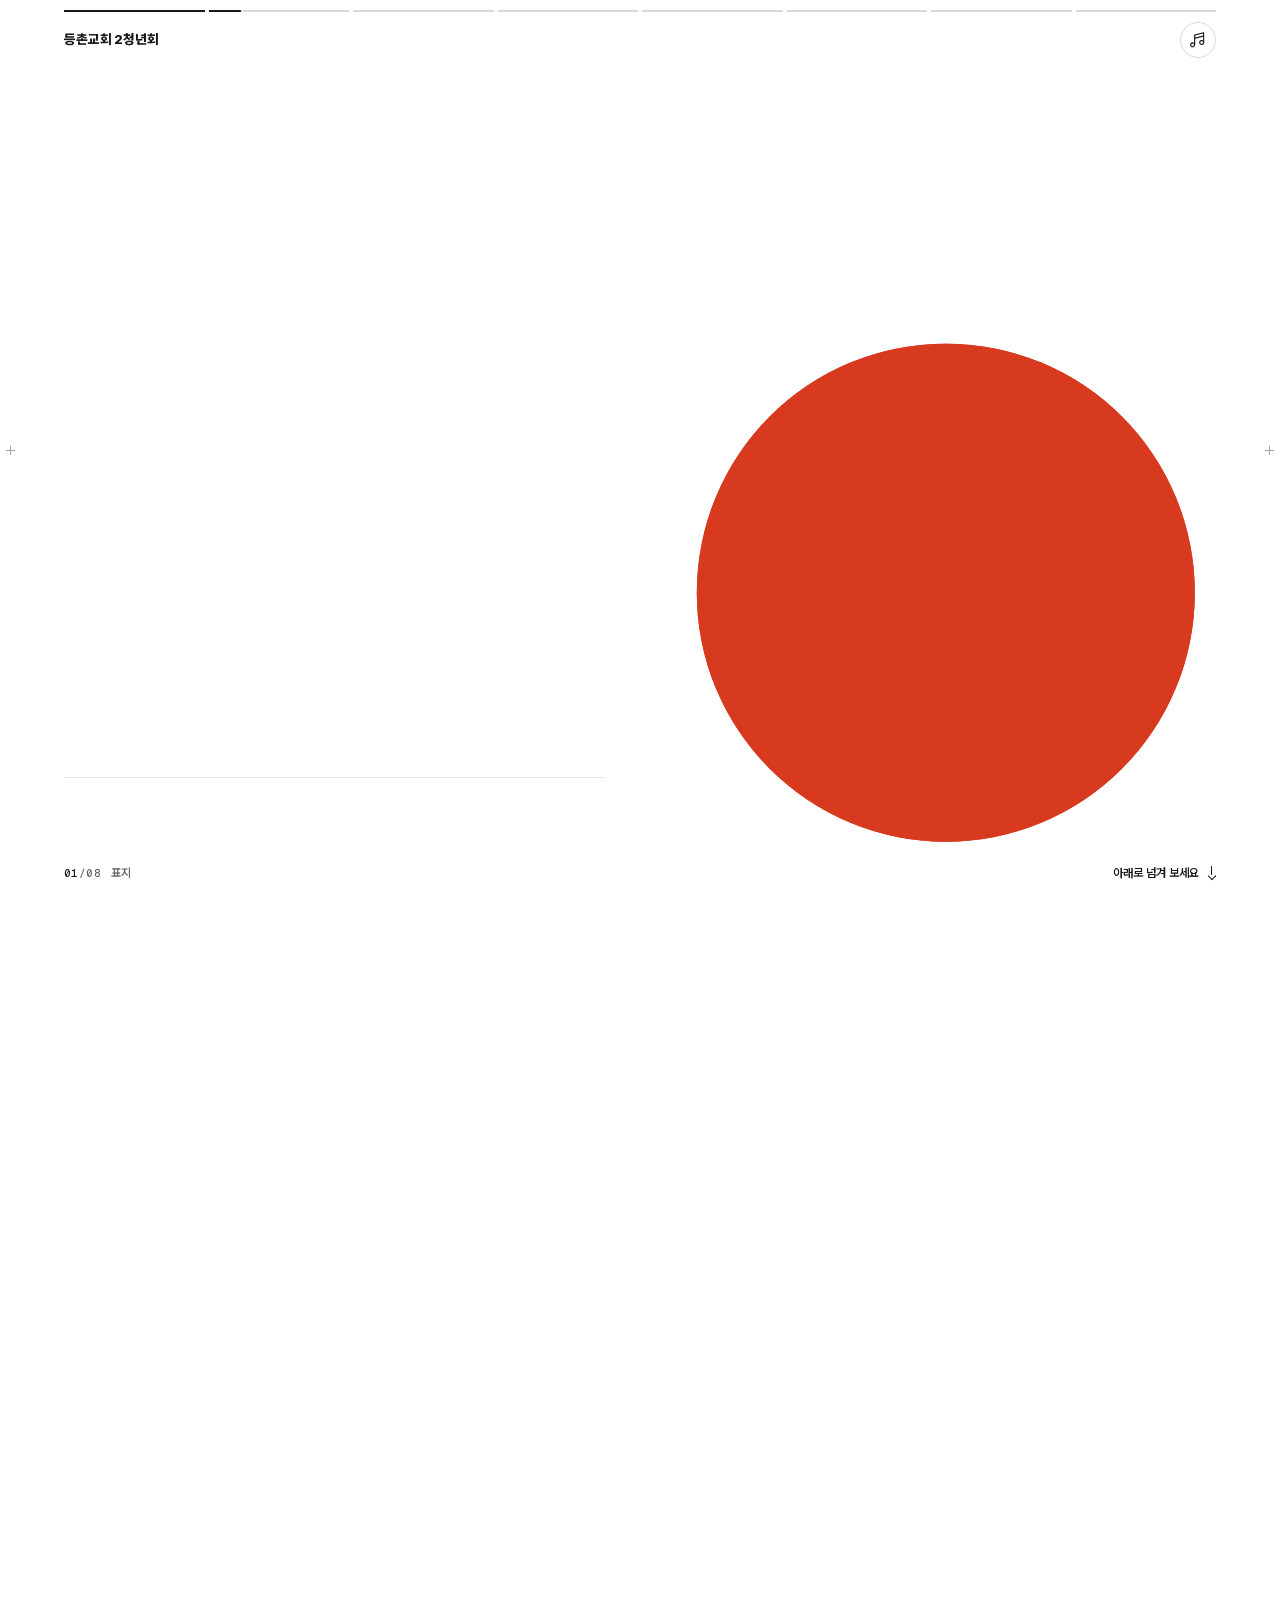
<file: motion/index.html>
<!doctype html>
<html lang="ko" data-tone="w">
<head>
<meta charset="utf-8">
<meta name="viewport" content="width=device-width, initial-scale=1, viewport-fit=cover">
<title>새생명축제 · 11월 15일 주일 오후 2시 30분 | 등촌교회 2청년회</title>
<meta name="description" content="2026년 11월 15일 주일 오후 2시 30분, 등촌교회 본당에서 열리는 새생명축제에 초대합니다. 교회가 처음이어도, 오랜만이어도 괜찮아요.">
<meta name="theme-color" content="#ffffff" id="themeColor">
<meta property="og:type" content="website">
<meta property="og:site_name" content="등촌 GIVE LOVE">
<meta property="og:title" content="새생명축제 · 11.15 주일 오후 2:30">
<meta property="og:description" content="등촌교회 본당에서 기다릴게요. 교회가 처음이어도, 오랜만이어도 괜찮아요.">
<meta property="og:image" content="https://prayer0420.github.io/deungchon-give-love/motion/assets/img/og.jpg">
<meta property="og:image:width" content="1200">
<meta property="og:image:height" content="630">
<meta property="og:url" content="https://prayer0420.github.io/deungchon-give-love/motion/">
<meta name="twitter:card" content="summary_large_image">
<link rel="icon" type="image/png" href="assets/img/favicon.png">
<link rel="apple-touch-icon" href="assets/img/touch-icon.png">
<link rel="preload" as="font" type="font/woff2" href="assets/fonts/pretendard-800.woff2" crossorigin>
<link rel="preload" as="font" type="font/woff2" href="assets/fonts/geist-mono-500.woff2" crossorigin>
<link rel="dns-prefetch" href="https://t1.kakaocdn.net">
<link rel="stylesheet" href="assets/css/motion.css?v=2">
<script>
(function () {
  var d = document.documentElement;
  d.classList.add('js');
  if (window.matchMedia('(prefers-reduced-motion: reduce)').matches) d.classList.add('calm');
})();
</script>
<script defer src="assets/js/motion.js?v=2"></script>
</head>
<body>
<div class="bg" id="bg" aria-hidden="true"></div>
<div class="dotL" id="dotL" aria-hidden="true"><i id="dA"></i><i id="dB"></i></div>
<div class="stage" id="stage">
  <div class="segs" id="segs" aria-hidden="true"><i><b></b></i><i><b></b></i><i><b></b></i><i><b></b></i><i><b></b></i><i><b></b></i><i><b></b></i><i><b></b></i></div>
  <header class="bar" id="bar">
    <p class="brand">등촌교회 2청년회</p>
    <p class="bar-mid" aria-hidden="true">NEW LIFE FESTIVAL 2026</p>
    <button class="ib" id="bgmBtn" type="button" aria-pressed="false" aria-label="배경음악 켜기"><svg class="ic" viewBox="0 0 256 256" aria-hidden="true" focusable="false"><path fill="currentColor" d="M212.92,17.69a8,8,0,0,0-6.86-1.45l-128,32A8,8,0,0,0,72,56V166.08A36,36,0,1,0,88,196V110.25l112-28v51.83A36,36,0,1,0,216,164V24A8,8,0,0,0,212.92,17.69ZM52,216a20,20,0,1,1,20-20A20,20,0,0,1,52,216ZM88,93.75V62.25l112-28v31.5ZM180,184a20,20,0,1,1,20-20A20,20,0,0,1,180,184Z"/></svg><span class="eq" aria-hidden="true"><i></i><i></i><i></i></span></button>
  </header>

  <main class="scenes">
    <section class="sc sc-cover" id="s-cover" data-tone="w" data-name="표지" aria-label="새생명축제 초대장">
      <div class="fr">
        <p class="lb lbrow"><span class="m"><span class="mi">New Life Festival</span></span><span class="m"><span class="mi">2026</span></span></p>
        <h1 class="disp cov-t"><span class="m"><span class="mi">새생명</span></span><span class="m"><span class="mi">축제</span></span></h1>
        <div class="sun" id="sunArt"><i class="hz"></i></div>
        <dl class="cov-info">
          <div class="fx"><dt>When</dt><dd>11.15 주일 오후 2:30</dd></div>
          <div class="fx"><dt>Where</dt><dd>등촌교회 본당</dd></div>
        </dl>
      </div>
    </section>

    <section class="sc sc-inv" id="s-invite" data-tone="w" data-name="초대" aria-label="초대합니다">
      <div class="fr">
        <p class="lb"><span class="m"><span class="mi">Invitation</span></span></p>
        <h2 class="disp inv-t" data-split>교회가 처음이어도,<br>오랜만이어도 <span class="nw">괜찮아요<span class="pd" id="aPeriod"></span></span></h2>
        <p class="body inv-b fx">등촌교회 2청년회가 당신을 새생명축제에 초대합니다. 편한 마음으로 오세요.</p>
      </div>
    </section>

    <section class="sc sc-date" id="s-date" data-tone="r" data-name="날짜" aria-label="날짜와 시간">
      <div class="fr">
        <p class="lb lbrow"><span class="m"><span class="mi">Save the date</span></span><span class="m"><span class="mi">Sunday</span></span></p>
        <h2 class="disp date-t" aria-label="11월 15일"><span class="dg">1</span><span class="dg">1</span><span class="dp">.</span><span class="dg">1</span><span class="dg">5</span></h2>
        <p class="date-s"><span class="m"><span class="mi">주일 오후 2시 30분</span></span></p>
        <dl class="rows">
          <div class="row fx"><dt>Date</dt><dd>2026. 11. 15. 주일</dd></div>
          <div class="row fx"><dt>Time</dt><dd>오후 2시 30분</dd></div>
          <div class="row fx"><dt>Place</dt><dd>등촌교회 본당</dd></div>
          <div class="row fx"><dt>D-day</dt><dd class="cd" id="cd">2026년 11월 15일 주일</dd></div>
        </dl>
        <div class="acts fx"><a class="btn" id="calBtn" href="assets/new-life.ics" download="new-life.ics" data-gcal="https://calendar.google.com/calendar/render?action=TEMPLATE&text=%EB%93%B1%EC%B4%8C%EA%B5%90%ED%9A%8C%20%EC%83%88%EC%83%9D%EB%AA%85%EC%B6%95%EC%A0%9C&dates=20261115T053000Z/20261115T073000Z&location=%EB%93%B1%EC%B4%8C%EA%B5%90%ED%9A%8C%20%EB%B3%B8%EB%8B%B9%20(%EC%84%9C%EC%9A%B8%20%EC%96%91%EC%B2%9C%EA%B5%AC%20%EB%AA%A9%EB%8F%99%EC%A4%91%EC%95%99%EB%B6%81%EB%A1%9C8%EA%B8%B8%2049)&details=%EB%93%B1%EC%B4%8C%EA%B5%90%ED%9A%8C%202%EC%B2%AD%EB%85%84%ED%9A%8C%EA%B0%80%20%EC%B4%88%EB%8C%80%ED%95%98%EB%8A%94%20%EC%83%88%EC%83%9D%EB%AA%85%EC%B6%95%EC%A0%9C%EC%98%88%EC%9A%94.%20%EC%98%A4%ED%9B%84%202%EC%8B%9C%2030%EB%B6%84%EC%97%90%20%EC%8B%9C%EC%9E%91%ED%95%B4%EC%9A%94.%20https%3A%2F%2Fprayer0420.github.io%2Fdeungchon-give-love%2Fmotion%2F"><svg class="ic" viewBox="0 0 256 256" aria-hidden="true" focusable="false"><path fill="currentColor" d="M208,32H184V24a8,8,0,0,0-16,0v8H88V24a8,8,0,0,0-16,0v8H48A16,16,0,0,0,32,48V208a16,16,0,0,0,16,16H208a16,16,0,0,0,16-16V48A16,16,0,0,0,208,32ZM72,48v8a8,8,0,0,0,16,0V48h80v8a8,8,0,0,0,16,0V48h24V80H48V48ZM208,208H48V96H208V208Zm-48-56a8,8,0,0,1-8,8H136v16a8,8,0,0,1-16,0V160H104a8,8,0,0,1,0-16h16V128a8,8,0,0,1,16,0v16h16A8,8,0,0,1,160,152Z"/></svg><span>캘린더에 저장</span></a></div>
      </div>
    </section>

    <section class="sc sc-mime sc-prog" id="s-mime" data-tone="k" data-name="무언극" aria-label="프로그램 무언극">
      <div class="fr">
        <p class="lb pnum">Program 01</p>
        <h2 class="disp prog-t"><span class="m"><span class="mi">무언극</span></span></h2>
        <div class="ph-wrap">
          <span class="side side-l">Mime</span>
          <div class="ph" id="mimePh"><div class="ph-l" data-c="0"><img src="assets/img/mask.webp" width="663" height="900" alt="하얀 무언극 가면"></div><div class="ph-l ph-b" data-c="1" aria-hidden="true"><img src="assets/img/mask.webp" width="663" height="900" alt=""></div></div>
          <span class="side side-r" id="mimeN">01/03</span>
        </div>
        <p class="body fx">말 없이, 몸짓으로 전하는 이야기</p>
        <p class="hint fx"><i aria-hidden="true"></i>가면을 눌러 보세요</p>
      </div>
    </section>

    <section class="sc sc-nanta sc-prog" id="s-nanta" data-tone="g" data-name="난타" aria-label="프로그램 난타">
      <div class="fr">
        <p class="lb pnum">Program 02</p>
        <h2 class="disp stack" id="stack"><span class="sr" style="--i:0"><span class="sri"><i style="--j:0">난</i><i style="--j:1">타</i></span></span><span class="sr" style="--i:1" aria-hidden="true"><span class="sri"><i style="--j:0">난</i><i style="--j:1">타</i></span></span><span class="sr" style="--i:2" aria-hidden="true"><span class="sri"><i style="--j:0">난</i><i style="--j:1">타</i></span></span><span class="sr" style="--i:3" aria-hidden="true"><span class="sri"><i style="--j:0">난</i><i style="--j:1">타</i></span></span></h2>
        <p class="lb data fx" id="hits">Hits 000 · BPM ---</p>
        <p class="body fx">힘차게 두드리는 리듬 공연</p>
        <p class="hint fx"><i aria-hidden="true"></i>화면을 두드려 보세요</p>
      </div>
    </section>

    <section class="sc sc-kit sc-prog" id="s-kit" data-tone="k" data-name="웰컴키트" aria-label="프로그램 웰컴키트">
      <div class="fr">
        <p class="lb pnum">Program 03</p>
        <div class="ph-wrap">
          <span class="side side-l">For you</span>
          <div class="ph kit-ph" id="kitPh"><img src="assets/img/gift.webp" width="600" height="800" alt="빨간 리본을 단 선물 봉투"><p class="tag" id="tag" aria-hidden="true"><b>For you</b><span>처음 오신 분께<br>드려요</span></p></div>
          <span class="side side-r">11.15</span>
        </div>
        <h2 class="disp prog-t"><span class="m"><span class="mi">웰컴키트</span></span></h2>
        <p class="body fx">처음 오신 분께 드리는 작은 선물</p>
        <p class="hint fx"><i aria-hidden="true"></i>선물을 눌러 보세요</p>
      </div>
    </section>

    <section class="sc sc-place" id="s-place" data-tone="w" data-name="오시는 길" aria-label="오시는 길">
      <div class="fr">
        <p class="lb lbrow"><span class="m"><span class="mi">Location</span></span><span class="m"><span class="mi">Yangcheon-gu, Seoul</span></span></p>
        <h2 class="disp place-t"><span class="m"><span class="mi">등촌교회 본당</span></span></h2>
        <div class="church" id="church"><svg class="ch-svg" viewBox="-50 -54 116 101" preserveAspectRatio="xMidYMax meet" aria-hidden="true" focusable="false"><g class="ln" fill="none" stroke="currentColor" stroke-width=".55" stroke-linejoin="round" stroke-linecap="round"><path pathLength="1" style="--k:0" d="M-36,44 L-36,-36 L-33,-50 L-11,-46.5 C-3,-44 4,-34 12,-25 C22,-13 35,-6.5 50,-4 L50,44 Z"/><rect pathLength="1" style="--k:1" x="-30.5" y="-44.5" width="15" height="14"/><path pathLength="1" style="--k:2" d="M-12,-31 C-1,-26 9,-17 20,-10.5 C30,-4.5 40,-1.5 50,0 L50,11 C40,9 30,6 20,0.5 C9,-6 -1,-14 -12,-19 Z"/><path pathLength="1" style="--k:3" d="M-12,-25 C-1,-20 9,-11.5 20,-5 C30,1 40,4.2 50,5.5"/><rect pathLength="1" style="--k:4" x="-36" y="-27" width="4.2" height="67"/><path pathLength="1" style="--k:5" d="M-36,-17h4.2M-36,-7h4.2M-36,3h4.2M-36,13h4.2M-36,23h4.2M-36,33h4.2"/><rect pathLength="1" style="--k:6" x="-6" y="24" width="16" height="20"/><path pathLength="1" style="--k:7" d="M2,24V44"/><path pathLength="1" style="--k:8" d="M-50,44H66"/></g><g class="pf" fill="currentColor"><circle cx="17" cy="18.0" r=".8" style="--i:0"/><circle cx="21" cy="18.0" r=".8" style="--i:2"/><circle cx="25" cy="18.0" r=".8" style="--i:4"/><circle cx="29" cy="18.0" r=".8" style="--i:6"/><circle cx="33" cy="18.0" r=".8" style="--i:8"/><circle cx="37" cy="18.0" r=".8" style="--i:10"/><circle cx="41" cy="18.0" r=".8" style="--i:12"/><circle cx="45" cy="18.0" r=".8" style="--i:14"/><circle cx="17" cy="22.4" r=".8" style="--i:1"/><circle cx="21" cy="22.4" r=".8" style="--i:3"/><circle cx="25" cy="22.4" r=".8" style="--i:5"/><circle cx="29" cy="22.4" r=".8" style="--i:7"/><circle cx="33" cy="22.4" r=".8" style="--i:9"/><circle cx="37" cy="22.4" r=".8" style="--i:11"/><circle cx="41" cy="22.4" r=".8" style="--i:13"/><circle cx="45" cy="22.4" r=".8" style="--i:15"/><circle cx="17" cy="26.8" r=".8" style="--i:2"/><circle cx="21" cy="26.8" r=".8" style="--i:4"/><circle cx="25" cy="26.8" r=".8" style="--i:6"/><circle cx="29" cy="26.8" r=".8" style="--i:8"/><circle cx="33" cy="26.8" r=".8" style="--i:10"/><circle cx="37" cy="26.8" r=".8" style="--i:12"/><circle cx="41" cy="26.8" r=".8" style="--i:14"/><circle cx="45" cy="26.8" r=".8" style="--i:16"/><circle cx="17" cy="31.2" r=".8" style="--i:3"/><circle cx="21" cy="31.2" r=".8" style="--i:5"/><circle cx="25" cy="31.2" r=".8" style="--i:7"/><circle cx="29" cy="31.2" r=".8" style="--i:9"/><circle cx="33" cy="31.2" r=".8" style="--i:11"/><circle cx="37" cy="31.2" r=".8" style="--i:13"/><circle cx="41" cy="31.2" r=".8" style="--i:15"/><circle cx="45" cy="31.2" r=".8" style="--i:17"/></g><g class="cross"><rect id="crossV" x="-23.8" y="-44" width="2.6" height="15.6"/><rect id="crossH" x="-27.6" y="-40.6" width="10.2" height="2.4"/></g></svg></div>
        <p class="addr fx"><span>서울 양천구 목동중앙북로8길 49</span><button class="chip" type="button" data-copy="서울 양천구 목동중앙북로8길 49"><svg class="ic" viewBox="0 0 256 256" aria-hidden="true" focusable="false"><path fill="currentColor" d="M165.66,90.34a8,8,0,0,1,0,11.32l-64,64a8,8,0,0,1-11.32-11.32l64-64A8,8,0,0,1,165.66,90.34ZM215.6,40.4a56,56,0,0,0-79.2,0L106.34,70.45a8,8,0,0,0,11.32,11.32l30.06-30a40,40,0,0,1,56.57,56.56l-30.07,30.06a8,8,0,0,0,11.31,11.32L215.6,119.6a56,56,0,0,0,0-79.2ZM138.34,174.22l-30.06,30.06a40,40,0,1,1-56.56-56.57l30.05-30.05a8,8,0,0,0-11.32-11.32L40.4,136.4a56,56,0,0,0,79.2,79.2l30.06-30.07a8,8,0,0,0-11.32-11.31Z"/></svg><span>주소 복사</span></button></p>
        <div class="acts fx"><a class="btn" href="https://map.naver.com/p/search/%EC%84%9C%EC%9A%B8%20%EC%96%91%EC%B2%9C%EA%B5%AC%20%EB%AA%A9%EB%8F%99%EC%A4%91%EC%95%99%EB%B6%81%EB%A1%9C8%EA%B8%B8%2049" target="_blank" rel="noopener"><span>네이버 지도</span><svg class="ic" viewBox="0 0 256 256" aria-hidden="true" focusable="false"><path fill="currentColor" d="M200,64V168a8,8,0,0,1-16,0V83.31L69.66,197.66a8,8,0,0,1-11.32-11.32L172.69,72H88a8,8,0,0,1,0-16H192A8,8,0,0,1,200,64Z"/></svg></a><a class="btn" href="https://map.kakao.com/link/search/%EC%84%9C%EC%9A%B8%20%EC%96%91%EC%B2%9C%EA%B5%AC%20%EB%AA%A9%EB%8F%99%EC%A4%91%EC%95%99%EB%B6%81%EB%A1%9C8%EA%B8%B8%2049" target="_blank" rel="noopener"><span>카카오맵</span><svg class="ic" viewBox="0 0 256 256" aria-hidden="true" focusable="false"><path fill="currentColor" d="M200,64V168a8,8,0,0,1-16,0V83.31L69.66,197.66a8,8,0,0,1-11.32-11.32L172.69,72H88a8,8,0,0,1,0-16H192A8,8,0,0,1,200,64Z"/></svg></a></div>
        <p class="note fx">2청년회는 27세 이상 미혼 청년들의 공동체예요. 매주 주일 오후 2시 30분, 본당에서 예배해요.</p>
      </div>
    </section>

    <section class="sc sc-seat" id="s-seat" data-tone="w" data-name="자리" aria-label="함께 가요">
      <div class="fr">
        <p class="lb lbrow"><span class="m"><span class="mi">11.15 Sun 2:30 PM</span></span><span class="m"><span class="mi">RSVP</span></span></p>
        <h2 class="disp seat-t"><span class="m"><span class="mi">당신의 자리를</span></span><span class="m"><span class="mi">맡아 둘게요</span></span></h2>
        <div class="seats" id="seats"><svg class="st-svg" viewBox="0 0 240 206" preserveAspectRatio="xMidYMid meet" aria-hidden="true" focusable="false"><defs><symbol id="ch" viewBox="0 0 20 22"><rect x="3" y="0" width="14" height="11" rx="2.6"/><rect x="1" y="13" width="18" height="4" rx="1.6"/><rect x="3" y="16" width="2" height="6" rx=".8"/><rect x="15" y="16" width="2" height="6" rx=".8"/></symbol></defs><g class="stg"><rect x="46" y="6" width="150" height="14" rx="7"/><text x="121" y="15.8">STAGE</text></g><g class="rl"><text x="9" y="52">A</text><text x="9" y="80">B</text><text x="9" y="108">C</text><text x="9" y="136">D</text><text x="9" y="164">E</text><text x="9" y="192">F</text></g><g class="chs"><use href="#ch" x="22" y="38" width="20" height="22" style="--i:0"/><use href="#ch" x="46" y="38" width="20" height="22" style="--i:1"/><use href="#ch" x="70" y="38" width="20" height="22" style="--i:2"/><use href="#ch" x="94" y="38" width="20" height="22" style="--i:3"/><use href="#ch" x="128" y="38" width="20" height="22" style="--i:4"/><use href="#ch" x="152" y="38" width="20" height="22" style="--i:5"/><use href="#ch" x="176" y="38" width="20" height="22" style="--i:6"/><use href="#ch" x="200" y="38" width="20" height="22" style="--i:7"/><use href="#ch" x="22" y="66" width="20" height="22" style="--i:8"/><use href="#ch" x="46" y="66" width="20" height="22" style="--i:9"/><use href="#ch" x="70" y="66" width="20" height="22" style="--i:10"/><use href="#ch" x="94" y="66" width="20" height="22" style="--i:11"/><use href="#ch" x="128" y="66" width="20" height="22" style="--i:12"/><use href="#ch" x="152" y="66" width="20" height="22" style="--i:13"/><use href="#ch" x="176" y="66" width="20" height="22" style="--i:14"/><use href="#ch" x="200" y="66" width="20" height="22" style="--i:15"/><use href="#ch" x="22" y="94" width="20" height="22" style="--i:16"/><use href="#ch" x="46" y="94" width="20" height="22" style="--i:17"/><use href="#ch" x="70" y="94" width="20" height="22" style="--i:18"/><use href="#ch" x="94" y="94" width="20" height="22" style="--i:19"/><use href="#ch" x="128" y="94" width="20" height="22" style="--i:20"/><use href="#ch" x="176" y="94" width="20" height="22" style="--i:22"/><use href="#ch" x="200" y="94" width="20" height="22" style="--i:23"/><use href="#ch" x="22" y="122" width="20" height="22" style="--i:24"/><use href="#ch" x="46" y="122" width="20" height="22" style="--i:25"/><use href="#ch" x="70" y="122" width="20" height="22" style="--i:26"/><use href="#ch" x="94" y="122" width="20" height="22" style="--i:27"/><use href="#ch" x="128" y="122" width="20" height="22" style="--i:28"/><use href="#ch" x="152" y="122" width="20" height="22" style="--i:29"/><use href="#ch" x="176" y="122" width="20" height="22" style="--i:30"/><use href="#ch" x="200" y="122" width="20" height="22" style="--i:31"/><use href="#ch" x="22" y="150" width="20" height="22" style="--i:32"/><use href="#ch" x="46" y="150" width="20" height="22" style="--i:33"/><use href="#ch" x="70" y="150" width="20" height="22" style="--i:34"/><use href="#ch" x="94" y="150" width="20" height="22" style="--i:35"/><use href="#ch" x="128" y="150" width="20" height="22" style="--i:36"/><use href="#ch" x="152" y="150" width="20" height="22" style="--i:37"/><use href="#ch" x="176" y="150" width="20" height="22" style="--i:38"/><use href="#ch" x="200" y="150" width="20" height="22" style="--i:39"/><use href="#ch" x="22" y="178" width="20" height="22" style="--i:40"/><use href="#ch" x="46" y="178" width="20" height="22" style="--i:41"/><use href="#ch" x="70" y="178" width="20" height="22" style="--i:42"/><use href="#ch" x="94" y="178" width="20" height="22" style="--i:43"/><use href="#ch" x="128" y="178" width="20" height="22" style="--i:44"/><use href="#ch" x="152" y="178" width="20" height="22" style="--i:45"/><use href="#ch" x="176" y="178" width="20" height="22" style="--i:46"/><use href="#ch" x="200" y="178" width="20" height="22" style="--i:47"/></g><g class="sel"><rect class="bk" id="seatBack" x="155" y="94" width="14" height="11" rx="2.6"/><rect class="bk" id="seatBase" x="153" y="107" width="18" height="4" rx="1.6"/><g id="selLegs"><rect x="155" y="110" width="2" height="6" rx=".8"/><rect x="167" y="110" width="2" height="6" rx=".8"/></g></g></svg><p class="seat-cap fx"><span id="seatCap">Your seat</span><span>C · 06</span></p></div>
        <p class="body fx" id="goTxt">11월&nbsp;15일 주일 오후&nbsp;2시&nbsp;30분, 본당에서 기다릴게요.</p>
        <div class="acts fx"><button class="btn btn-r" id="goBtn" type="button"><span>갈게요</span></button><button class="btn" id="shareBtn" type="button"><svg class="ic" viewBox="0 0 256 256" aria-hidden="true" focusable="false"><path fill="currentColor" d="M140,128a12,12,0,1,1-12-12A12,12,0,0,1,140,128ZM84,116a12,12,0,1,0,12,12A12,12,0,0,0,84,116Zm88,0a12,12,0,1,0,12,12A12,12,0,0,0,172,116Zm60,12A104,104,0,0,1,79.12,219.82L45.07,231.17a16,16,0,0,1-20.24-20.24l11.35-34.05A104,104,0,1,1,232,128Zm-16,0A88,88,0,1,0,51.81,172.06a8,8,0,0,1,.66,6.54L40,216,77.4,203.53a7.85,7.85,0,0,1,2.53-.42,8,8,0,0,1,4,1.08A88,88,0,0,0,216,128Z"/></svg><span>카카오톡 공유하기</span></button></div>
        <p class="foot fx">주최 등촌교회 2청년회 · <a href="https://www.deungchon.org" target="_blank" rel="noopener">등촌교회 홈페이지</a><br>다른 초대장 보기 <a href="../">종이</a> · <a href="../dawn/">새벽</a></p>
      </div>
    </section>
  </main>

  <nav class="pidx" id="pidx" aria-label="프로그램">
    <p class="pidx-h"><span class="m"><span class="mi">Program</span></span></p>
    <button type="button" data-go="3"><span class="mk"></span><span class="m"><span class="mi"><b>01</b>무언극</span></span></button>
    <button type="button" data-go="4"><span class="mk"></span><span class="m"><span class="mi"><b>02</b>난타</span></span></button>
    <button type="button" data-go="5"><span class="mk"></span><span class="m"><span class="mi"><b>03</b>웰컴키트</span></span></button>
  </nav>
  <div class="fbar" aria-hidden="true">
    <p class="cnt"><b id="cntN">01</b><span>/08</span><em id="cntL">표지</em></p>
    <p class="cue" id="cue"><span>아래로 넘겨 보세요</span><i class="cue-ic"></i></p>
  </div>
  <i class="reg reg-l" aria-hidden="true"></i><i class="reg reg-r" aria-hidden="true"></i>
</div>
<div class="track" id="track" aria-hidden="true"><i></i><i></i><i></i><i></i><i></i><i></i><i></i><i></i></div>
<div class="toast" id="toast" role="status" aria-live="polite"></div>
<audio id="bgm" loop preload="none" src="assets/audio/bgm.m4a"></audio>
</body>
</html>
</file>
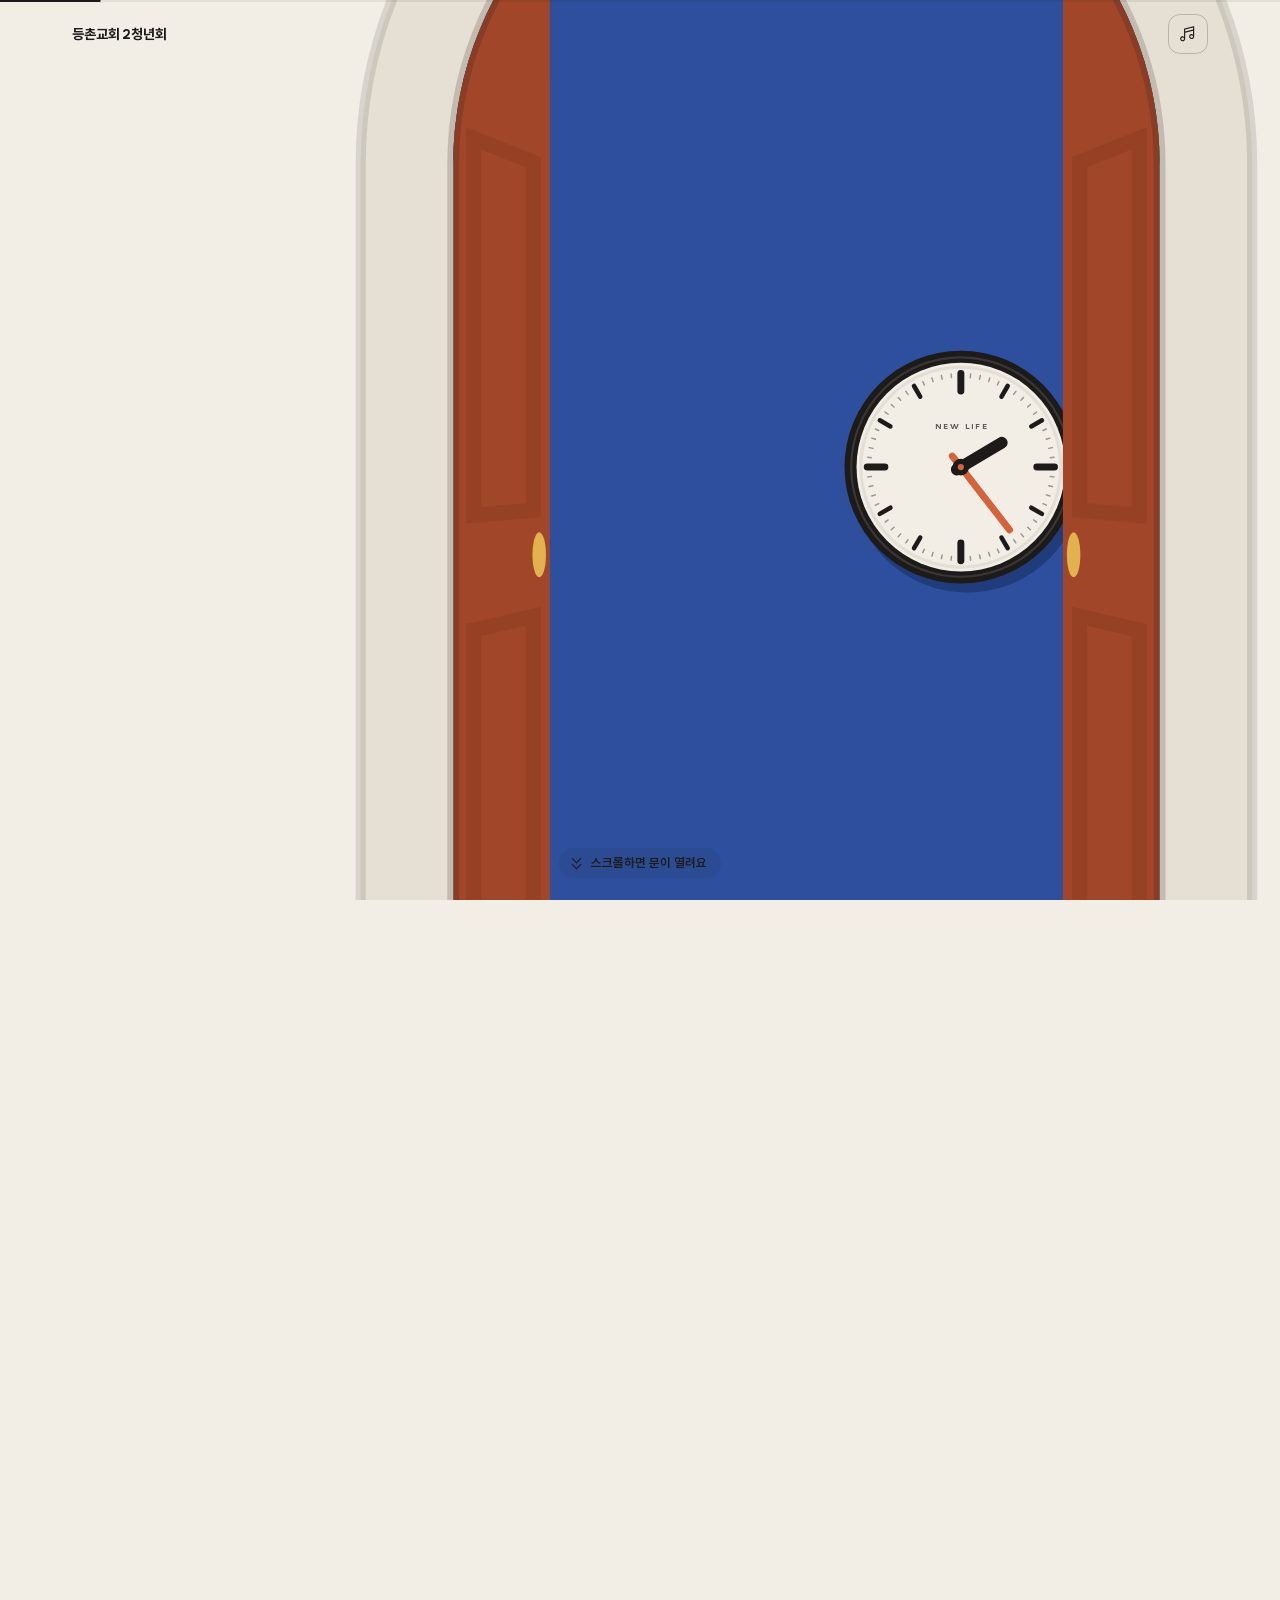
<file: open/index.html>
<!doctype html>
<html lang="ko">
<head>
<meta charset="utf-8">
<meta name="viewport" content="width=device-width, initial-scale=1, viewport-fit=cover">
<title>문은 늘 열려 있어요 · 11월 15일 새생명축제 | 등촌교회 2청년회</title>
<meta name="description" content="2026년 11월 15일 주일 오후 2시 30분, 등촌교회 본당에서 열리는 새생명축제에 초대합니다. 교회가 처음이어도, 오랜만이어도 괜찮아요.">
<meta name="theme-color" content="#f2eee6" id="themeColor">
<meta property="og:type" content="website">
<meta property="og:site_name" content="등촌 GIVE LOVE">
<meta property="og:title" content="문은 늘 열려 있어요 · 2026 새생명축제">
<meta property="og:description" content="11.15 주일 오후 2:30 · 등촌교회 본당. 교회가 처음이어도, 오랜만이어도 괜찮아요.">
<meta property="og:image" content="https://prayer0420.github.io/deungchon-give-love/open/assets/img/og.jpg">
<meta property="og:image:width" content="1200">
<meta property="og:image:height" content="630">
<meta property="og:url" content="https://prayer0420.github.io/deungchon-give-love/open/">
<meta name="twitter:card" content="summary_large_image">
<link rel="icon" type="image/png" href="assets/img/favicon.png">
<link rel="apple-touch-icon" href="assets/img/touch-icon.png">
<link rel="preload" as="font" type="font/woff2" href="assets/fonts/wanted-700.woff2" crossorigin>
<link rel="preload" as="font" type="font/woff2" href="assets/fonts/wanted-600.woff2" crossorigin>
<link rel="dns-prefetch" href="https://t1.kakaocdn.net">
<link rel="stylesheet" href="assets/css/open.css?v=1">
<script>
(function () {
  var d = document.documentElement;
  d.classList.add('js');
  if (window.matchMedia('(prefers-reduced-motion: reduce)').matches) d.classList.add('calm');
})();
</script>
<script defer src="assets/js/open.js?v=1"></script>
</head>
<body>
<canvas class="cv" id="cv" aria-hidden="true"></canvas>
<div class="stage" id="stage">
  <div class="prog" aria-hidden="true"><i id="progI"></i></div>
  <header class="bar" id="bar">
    <p class="brand">등촌교회 2청년회</p>
    <button class="ib" id="bgmBtn" type="button" aria-pressed="false" aria-label="배경음악 켜기"><svg class="ic" viewBox="0 0 256 256" aria-hidden="true" focusable="false"><path fill="currentColor" d="M212.92,17.69a8,8,0,0,0-6.86-1.45l-128,32A8,8,0,0,0,72,56V166.08A36,36,0,1,0,88,196V110.25l112-28v51.83A36,36,0,1,0,216,164V24A8,8,0,0,0,212.92,17.69ZM52,216a20,20,0,1,1,20-20A20,20,0,0,1,52,216ZM88,93.75V62.25l112-28v31.5ZM180,184a20,20,0,1,1,20-20A20,20,0,0,1,180,184Z"/></svg><span class="eq" aria-hidden="true"><i></i><i></i><i></i></span></button>
  </header>

  <main class="scenes">
    <section class="sc" id="s-door" data-obj="door" data-tone="light" style="--field:#f2eee6" aria-label="새생명축제 초대장">
      <div class="copy">
        <p class="lb">2026 새생명축제</p>
        <h1 class="tt">문은 늘<br>열려 있어요</h1>
        <p class="ds">11월 15일 주일 오후 2시 30분, 등촌교회 본당에서 새생명축제가 열려요.</p>
        <p class="hint"><i aria-hidden="true"></i>문을 두드려 보세요</p>
      </div>
    </section>

    <section class="sc" id="s-time" data-obj="clock" data-tone="dark" style="--field:#2d4f9e" aria-label="날짜와 시간">
      <div class="copy">
        <p class="lb">2026년 11월 15일 주일</p>
        <h2 class="tt tt-num">11.15</h2>
        <p class="ds"><b>오후 2시 30분</b> · 등촌교회 본당</p>
        <p class="cd" id="cd">2026년 11월 15일 주일 오후 2시 30분</p>
        <div class="acts"><a class="btn" id="calBtn" href="assets/new-life.ics" download="new-life.ics" data-gcal="https://calendar.google.com/calendar/render?action=TEMPLATE&text=%EB%93%B1%EC%B4%8C%EA%B5%90%ED%9A%8C%20%EC%83%88%EC%83%9D%EB%AA%85%EC%B6%95%EC%A0%9C&dates=20261115T053000Z/20261115T073000Z&location=%EB%93%B1%EC%B4%8C%EA%B5%90%ED%9A%8C%20%EB%B3%B8%EB%8B%B9%20(%EC%84%9C%EC%9A%B8%20%EC%96%91%EC%B2%9C%EA%B5%AC%20%EB%AA%A9%EB%8F%99%EC%A4%91%EC%95%99%EB%B6%81%EB%A1%9C8%EA%B8%B8%2049)&details=%EB%93%B1%EC%B4%8C%EA%B5%90%ED%9A%8C%202%EC%B2%AD%EB%85%84%ED%9A%8C%EA%B0%80%20%EC%B4%88%EB%8C%80%ED%95%98%EB%8A%94%20%EC%83%88%EC%83%9D%EB%AA%85%EC%B6%95%EC%A0%9C%EC%98%88%EC%9A%94.%20%EC%98%A4%ED%9B%84%202%EC%8B%9C%2030%EB%B6%84%EC%97%90%20%EC%8B%9C%EC%9E%91%ED%95%B4%EC%9A%94.%20https%3A%2F%2Fprayer0420.github.io%2Fdeungchon-give-love%2Fopen%2F"><svg class="ic" viewBox="0 0 256 256" aria-hidden="true" focusable="false"><path fill="currentColor" d="M208,32H184V24a8,8,0,0,0-16,0v8H88V24a8,8,0,0,0-16,0v8H48A16,16,0,0,0,32,48V208a16,16,0,0,0,16,16H208a16,16,0,0,0,16-16V48A16,16,0,0,0,208,32ZM72,48v8a8,8,0,0,0,16,0V48h80v8a8,8,0,0,0,16,0V48h24V80H48V48ZM208,208H48V96H208V208Zm-48-56a8,8,0,0,1-8,8H136v16a8,8,0,0,1-16,0V160H104a8,8,0,0,1,0-16h16V128a8,8,0,0,1,16,0v16h16A8,8,0,0,1,160,152Z"/></svg><span>캘린더에 저장</span></a></div>
      </div>
    </section>

    <section class="sc" id="s-letter" data-obj="letter" data-tone="light" style="--field:#e6d8c3" aria-label="초대합니다">
      <div class="copy">
        <p class="lb">초대장</p>
        <h2 class="tt">교회가 처음이어도,<br>오랜만이어도 괜찮아요</h2>
        <p class="ds">등촌교회 2청년회가 당신을 새생명축제에 초대합니다. 편한 마음으로 오세요.</p>
      </div>
    </section>

    <section class="sc" id="s-mime" data-obj="mask" data-tone="dark" style="--field:#1c1b1a" aria-label="프로그램 무언극">
      <div class="copy">
        <p class="lb lb-nav"><span>프로그램</span><b>무언극</b><span>난타</span><span>웰컴키트</span></p>
        <h2 class="tt tt-big">무언극</h2>
        <p class="ds">말 없이, 몸짓으로 전하는 이야기</p>
        <p class="hint"><i aria-hidden="true"></i>가면을 눌러 보세요</p>
      </div>
    </section>

    <section class="sc" id="s-nanta" data-obj="drum" data-tone="dark" style="--field:#d4633c" aria-label="프로그램 난타">
      <div class="copy">
        <p class="lb lb-nav"><span>프로그램</span><span>무언극</span><b>난타</b><span>웰컴키트</span></p>
        <h2 class="tt tt-big">난타</h2>
        <p class="ds">힘차게 두드리는 리듬 공연</p>
        <p class="hint"><i aria-hidden="true"></i>북을 두드려 보세요</p>
      </div>
    </section>

    <section class="sc" id="s-kit" data-obj="gift" data-tone="light" style="--field:#e2b24e" aria-label="프로그램 웰컴키트">
      <div class="copy">
        <p class="lb lb-nav"><span>프로그램</span><span>무언극</span><span>난타</span><b>웰컴키트</b></p>
        <h2 class="tt tt-big">웰컴키트</h2>
        <p class="ds">처음 오신 분께 드리는 작은 선물</p>
        <p class="hint"><i aria-hidden="true"></i>상자를 눌러 보세요</p>
      </div>
    </section>

    <section class="sc" id="s-place" data-obj="church" data-tone="light" style="--field:#bfd2e6" aria-label="오시는 길">
      <div class="copy">
        <p class="lb">오시는 길</p>
        <h2 class="tt">등촌교회 본당</h2>
        <p class="addr"><span>서울 양천구 목동중앙북로8길 49</span><button class="chip" type="button" data-copy="서울 양천구 목동중앙북로8길 49"><svg class="ic" viewBox="0 0 256 256" aria-hidden="true" focusable="false"><path fill="currentColor" d="M165.66,90.34a8,8,0,0,1,0,11.32l-64,64a8,8,0,0,1-11.32-11.32l64-64A8,8,0,0,1,165.66,90.34ZM215.6,40.4a56,56,0,0,0-79.2,0L106.34,70.45a8,8,0,0,0,11.32,11.32l30.06-30a40,40,0,0,1,56.57,56.56l-30.07,30.06a8,8,0,0,0,11.31,11.32L215.6,119.6a56,56,0,0,0,0-79.2ZM138.34,174.22l-30.06,30.06a40,40,0,1,1-56.56-56.57l30.05-30.05a8,8,0,0,0-11.32-11.32L40.4,136.4a56,56,0,0,0,79.2,79.2l30.06-30.07a8,8,0,0,0-11.32-11.31Z"/></svg><span>주소 복사</span></button></p>
        <div class="acts"><a class="btn" href="https://map.naver.com/p/search/%EC%84%9C%EC%9A%B8%20%EC%96%91%EC%B2%9C%EA%B5%AC%20%EB%AA%A9%EB%8F%99%EC%A4%91%EC%95%99%EB%B6%81%EB%A1%9C8%EA%B8%B8%2049" target="_blank" rel="noopener"><span>네이버 지도</span><svg class="ic" viewBox="0 0 256 256" aria-hidden="true" focusable="false"><path fill="currentColor" d="M200,64V168a8,8,0,0,1-16,0V83.31L69.66,197.66a8,8,0,0,1-11.32-11.32L172.69,72H88a8,8,0,0,1,0-16H192A8,8,0,0,1,200,64Z"/></svg></a><a class="btn" href="https://map.kakao.com/link/search/%EC%84%9C%EC%9A%B8%20%EC%96%91%EC%B2%9C%EA%B5%AC%20%EB%AA%A9%EB%8F%99%EC%A4%91%EC%95%99%EB%B6%81%EB%A1%9C8%EA%B8%B8%2049" target="_blank" rel="noopener"><span>카카오맵</span><svg class="ic" viewBox="0 0 256 256" aria-hidden="true" focusable="false"><path fill="currentColor" d="M200,64V168a8,8,0,0,1-16,0V83.31L69.66,197.66a8,8,0,0,1-11.32-11.32L172.69,72H88a8,8,0,0,1,0-16H192A8,8,0,0,1,200,64Z"/></svg></a></div>
        <p class="note">2청년회는 27세 이상 미혼 청년들의 공동체예요. 매주 주일 오후 2시 30분, 본당에서 예배해요.</p>
      </div>
    </section>

    <section class="sc" id="s-seat" data-obj="chair" data-tone="light" style="--field:#f2eee6" aria-label="함께 가요">
      <div class="copy">
        <p class="lb">11.15 SUN 2:30 PM</p>
        <h2 class="tt">당신의 자리를<br>맡아 둘게요</h2>
        <p class="ds" id="goTxt">11월&nbsp;15일 주일 오후&nbsp;2시&nbsp;30분, 본당에서 기다릴게요.</p>
        <div class="acts"><button class="btn btn-solid" id="goBtn" type="button"><span>갈게요</span></button><button class="btn" id="shareBtn" type="button"><svg class="ic" viewBox="0 0 256 256" aria-hidden="true" focusable="false"><path fill="currentColor" d="M140,128a12,12,0,1,1-12-12A12,12,0,0,1,140,128ZM84,116a12,12,0,1,0,12,12A12,12,0,0,0,84,116Zm88,0a12,12,0,1,0,12,12A12,12,0,0,0,172,116Zm60,12A104,104,0,0,1,79.12,219.82L45.07,231.17a16,16,0,0,1-20.24-20.24l11.35-34.05A104,104,0,1,1,232,128Zm-16,0A88,88,0,1,0,51.81,172.06a8,8,0,0,1,.66,6.54L40,216,77.4,203.53a7.85,7.85,0,0,1,2.53-.42,8,8,0,0,1,4,1.08A88,88,0,0,0,216,128Z"/></svg><span>카카오톡 공유하기</span></button></div>
        <p class="foot">주최 등촌교회 2청년회 · <a href="https://www.deungchon.org" target="_blank" rel="noopener">등촌교회 홈페이지</a><br>다른 초대장 보기 <a href="../">종이</a> · <a href="../dawn/">새벽</a></p>
      </div>
    </section>
  </main>

  <p class="cue" id="cue" aria-hidden="true"><span class="cue-ic"></span><span id="cueT">스크롤하면 문이 열려요</span></p>
</div>
<div class="track" id="track" aria-hidden="true"><i></i><i></i><i></i><i></i><i></i><i></i><i></i><i></i></div>
<div class="toast" id="toast" role="status" aria-live="polite"></div>
<audio id="bgm" loop preload="none" src="assets/audio/bgm.m4a"></audio>
</body>
</html>
</file>
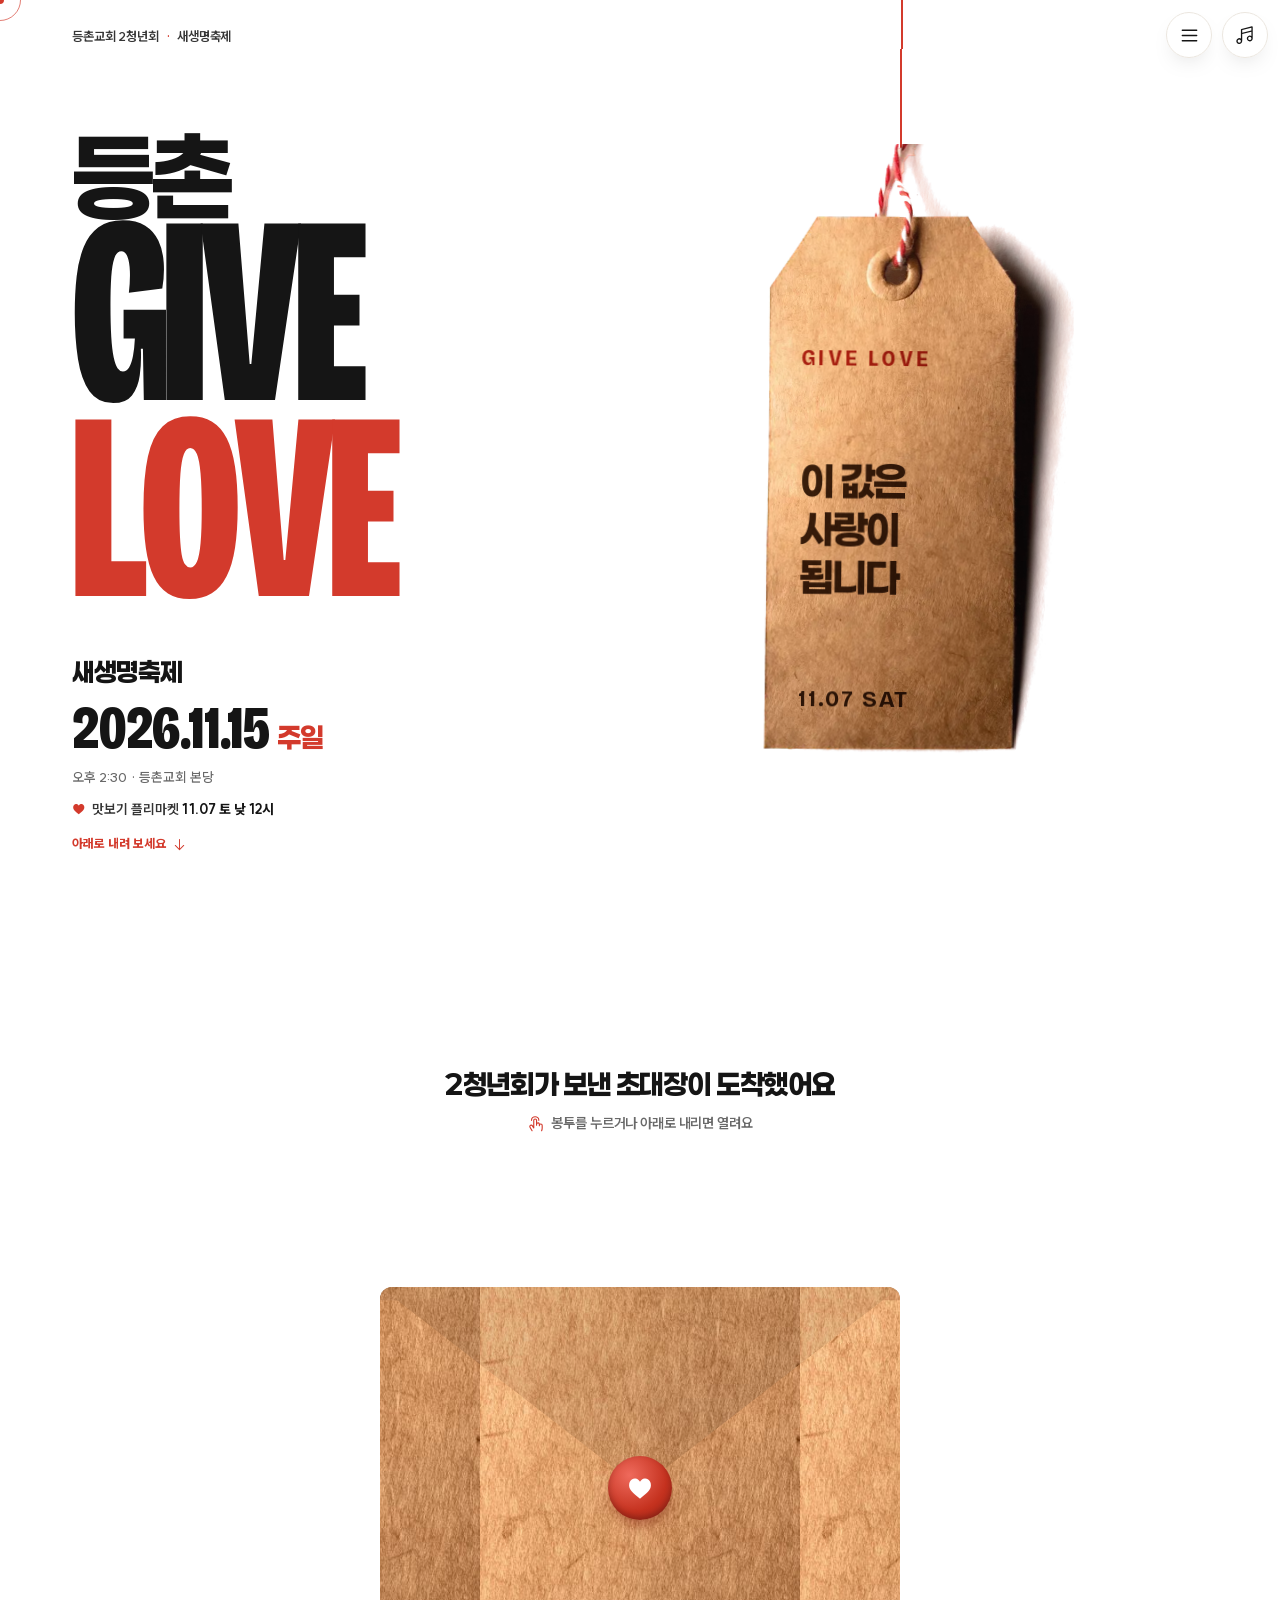
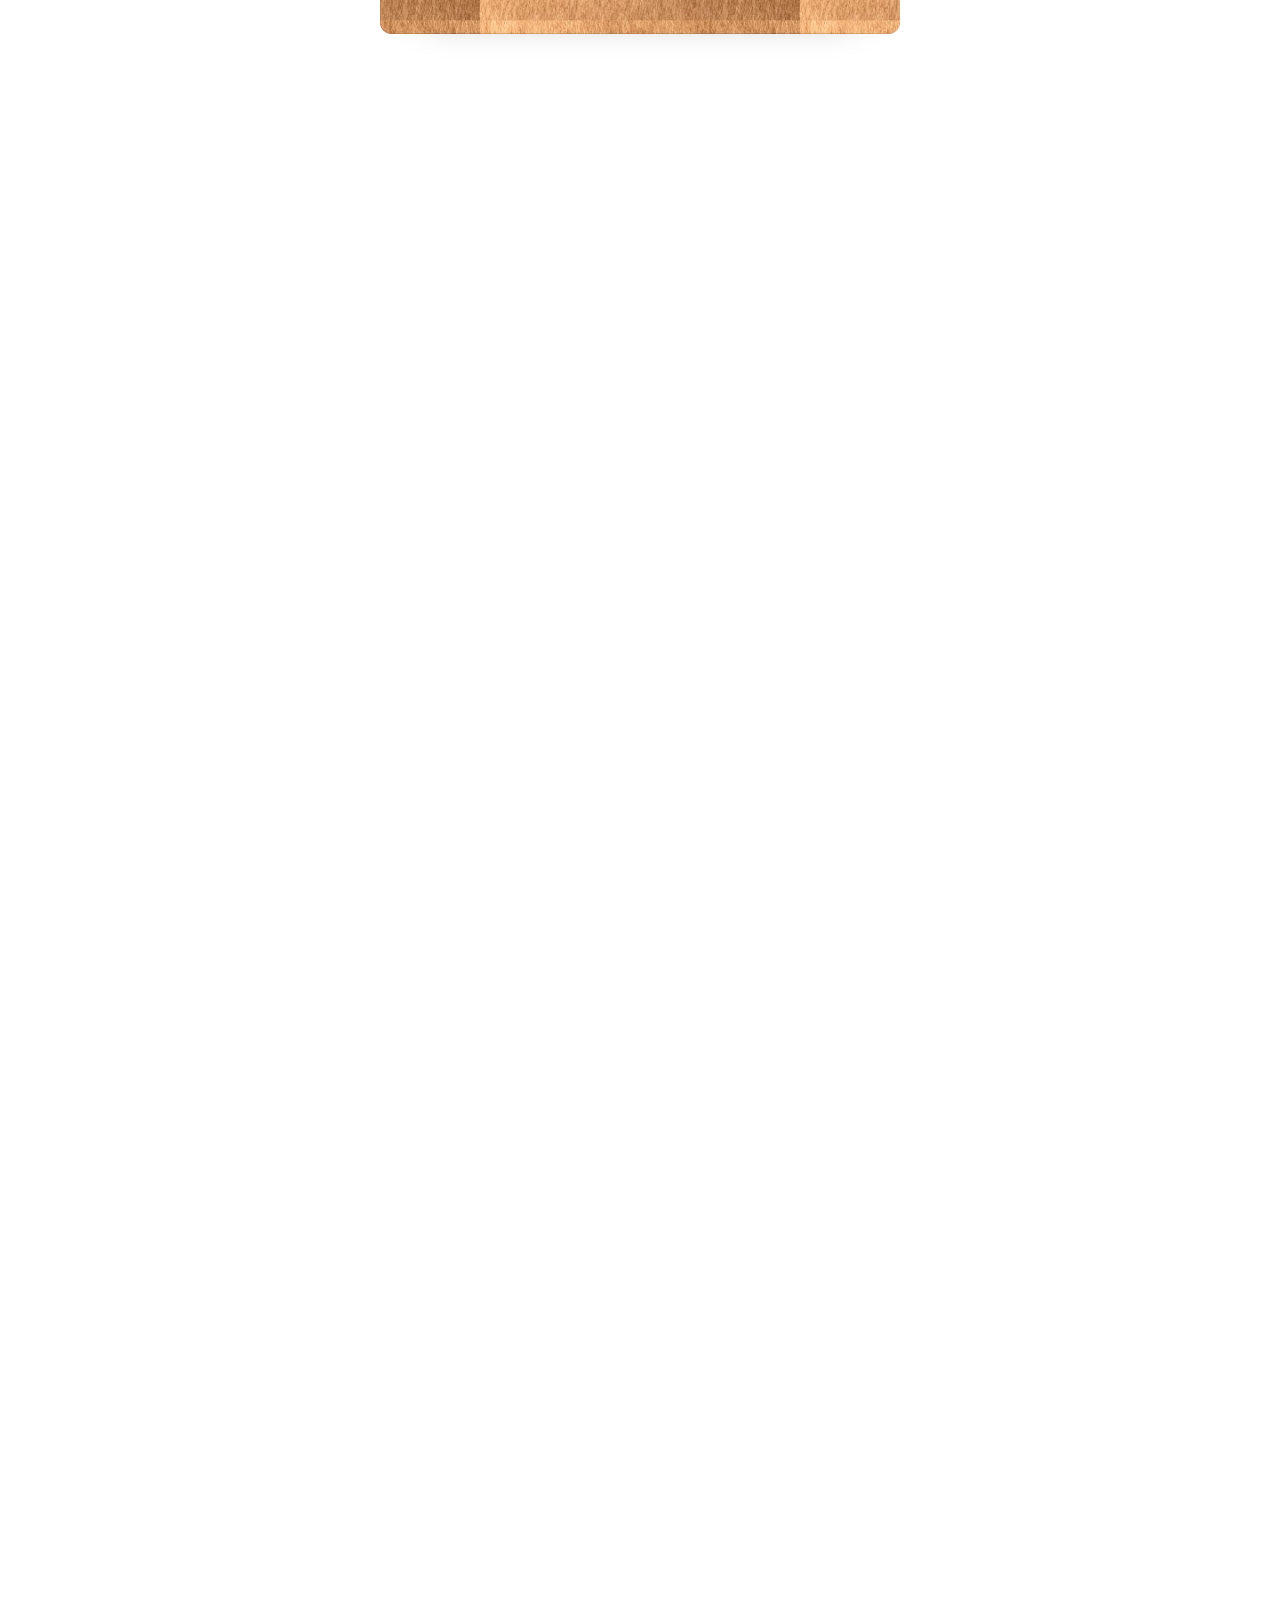
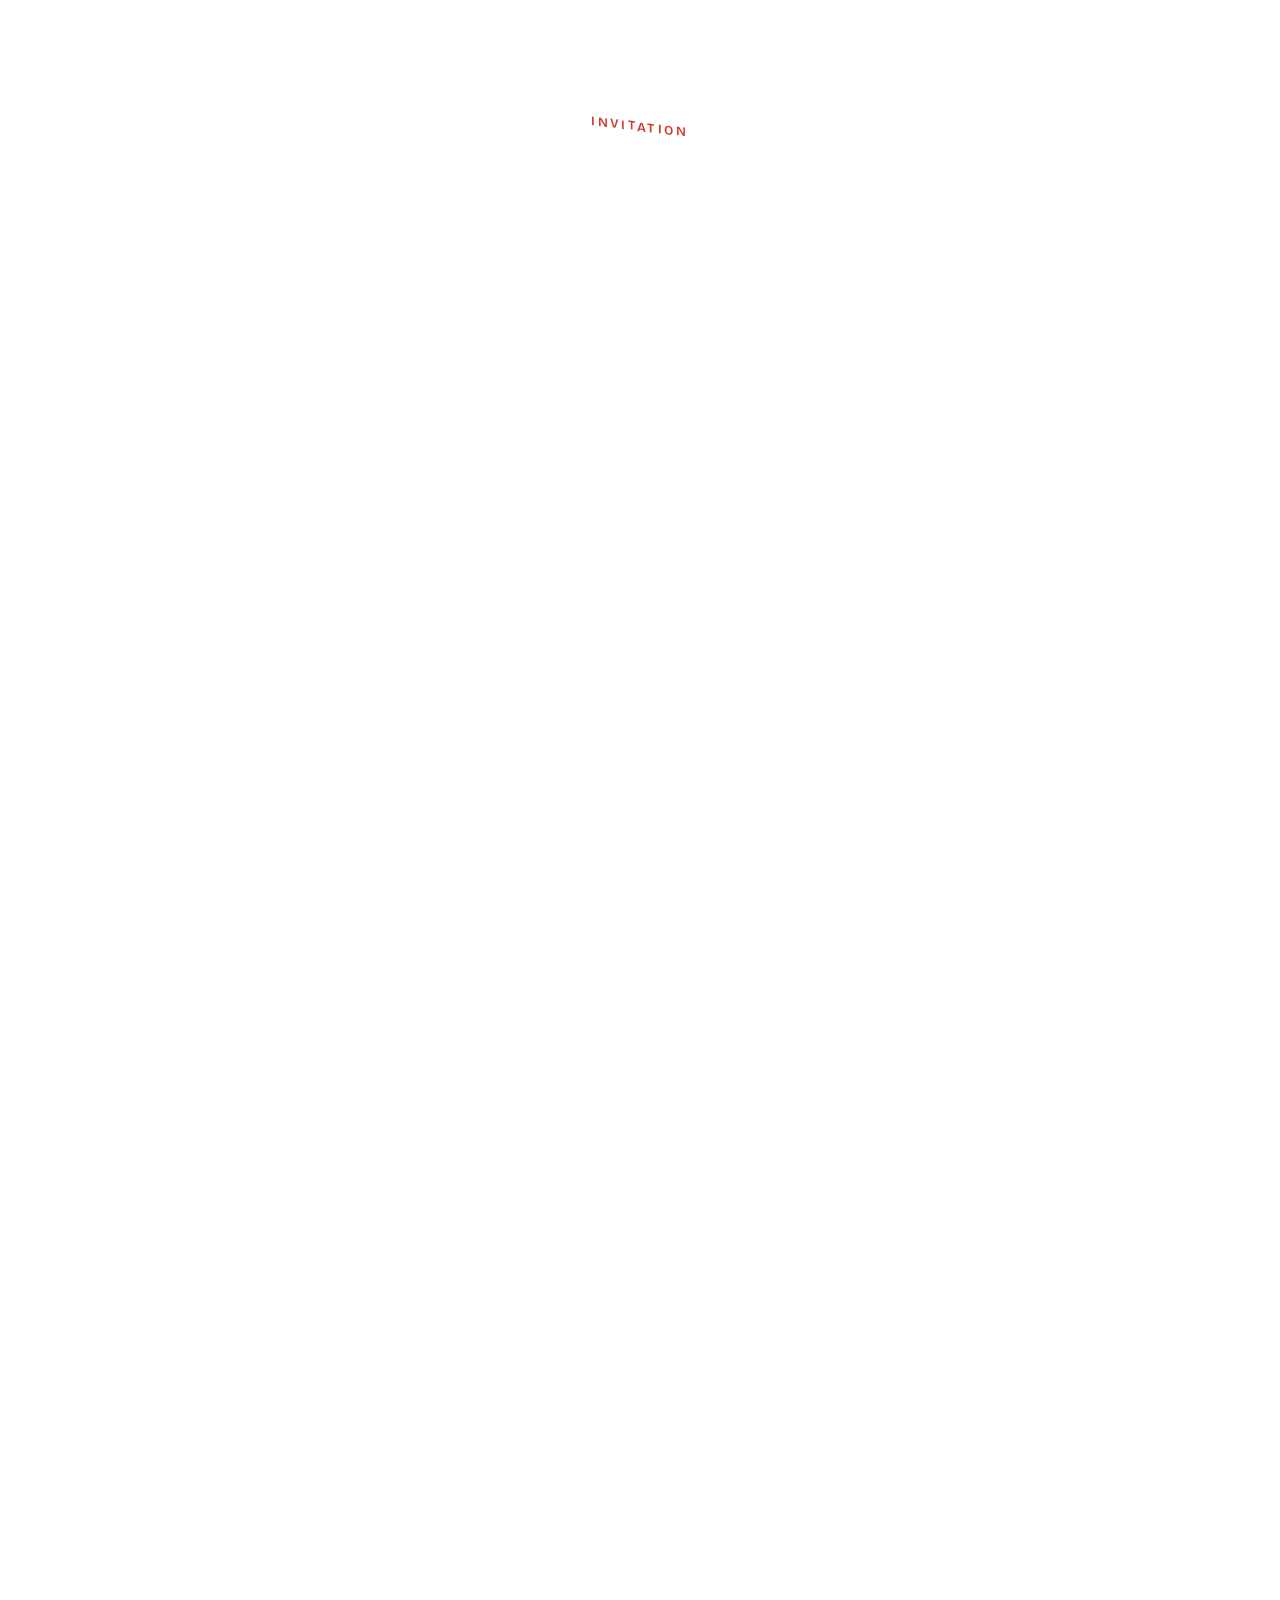
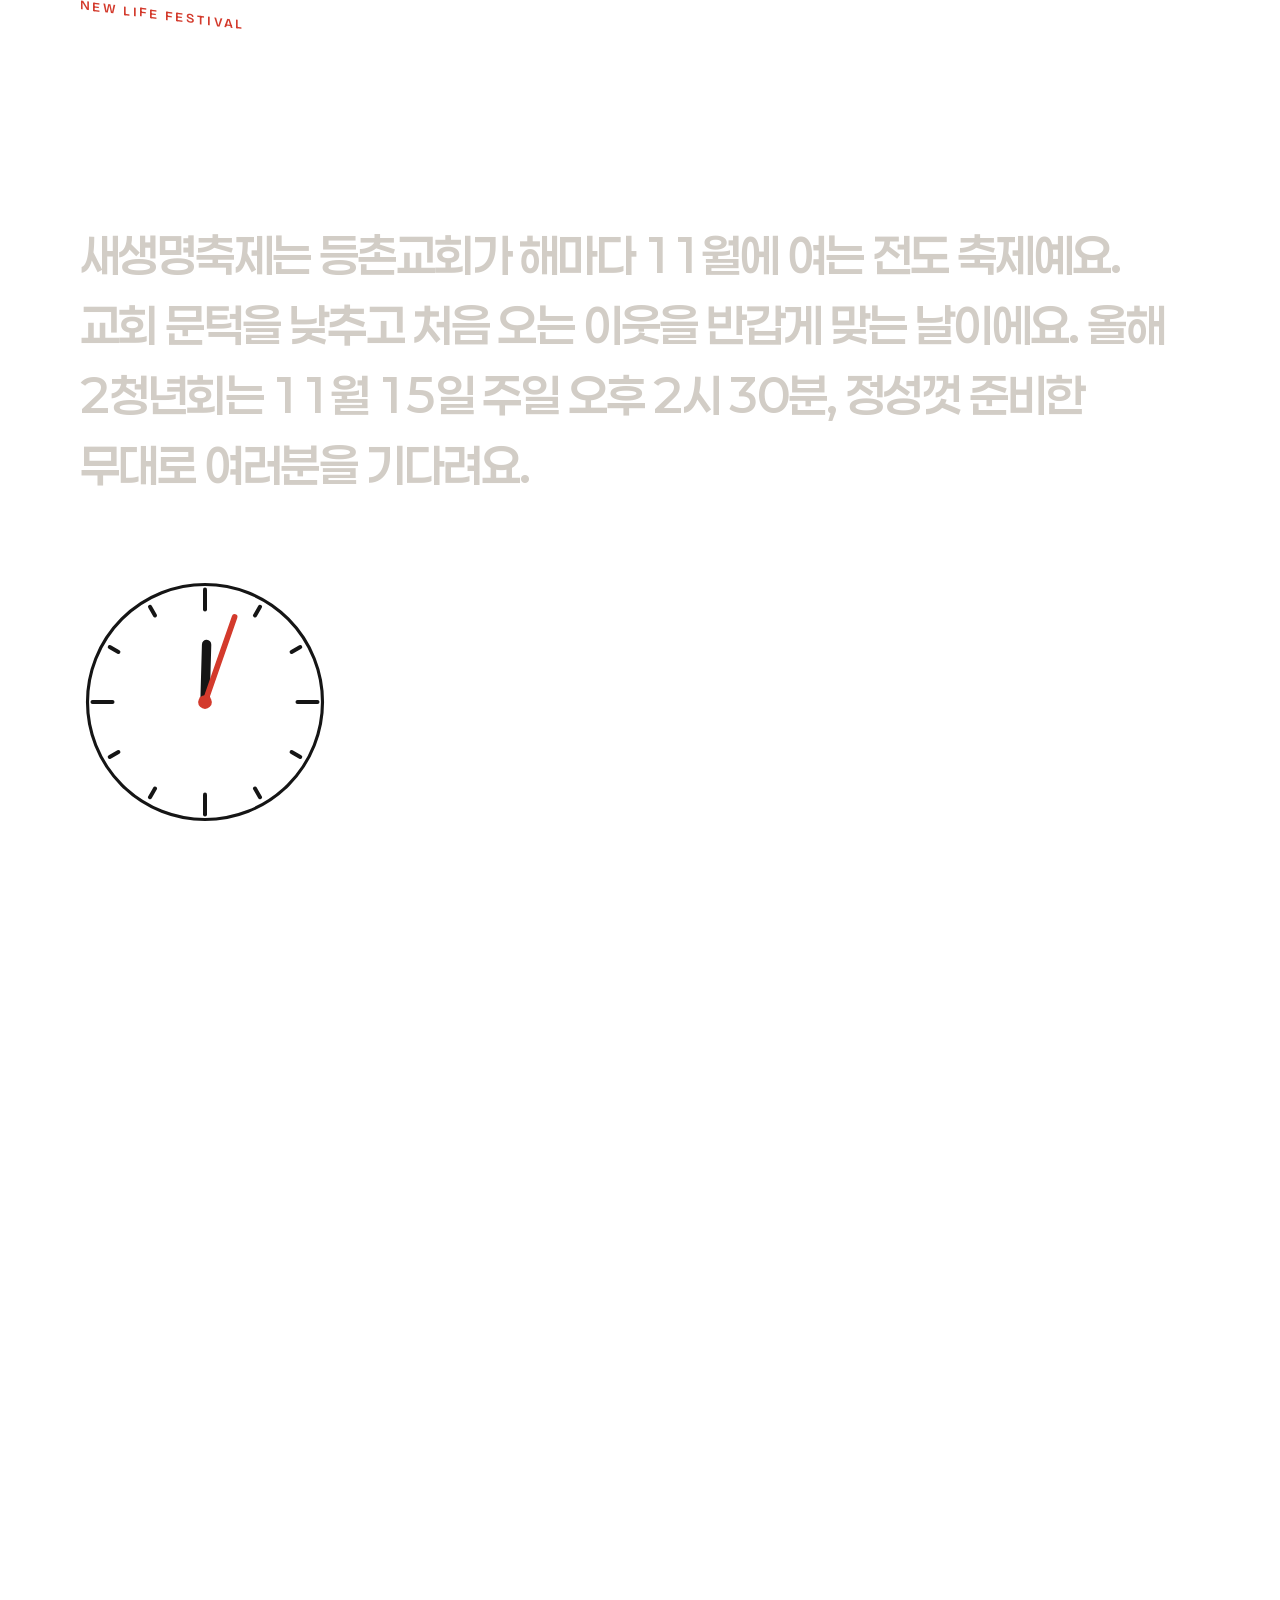
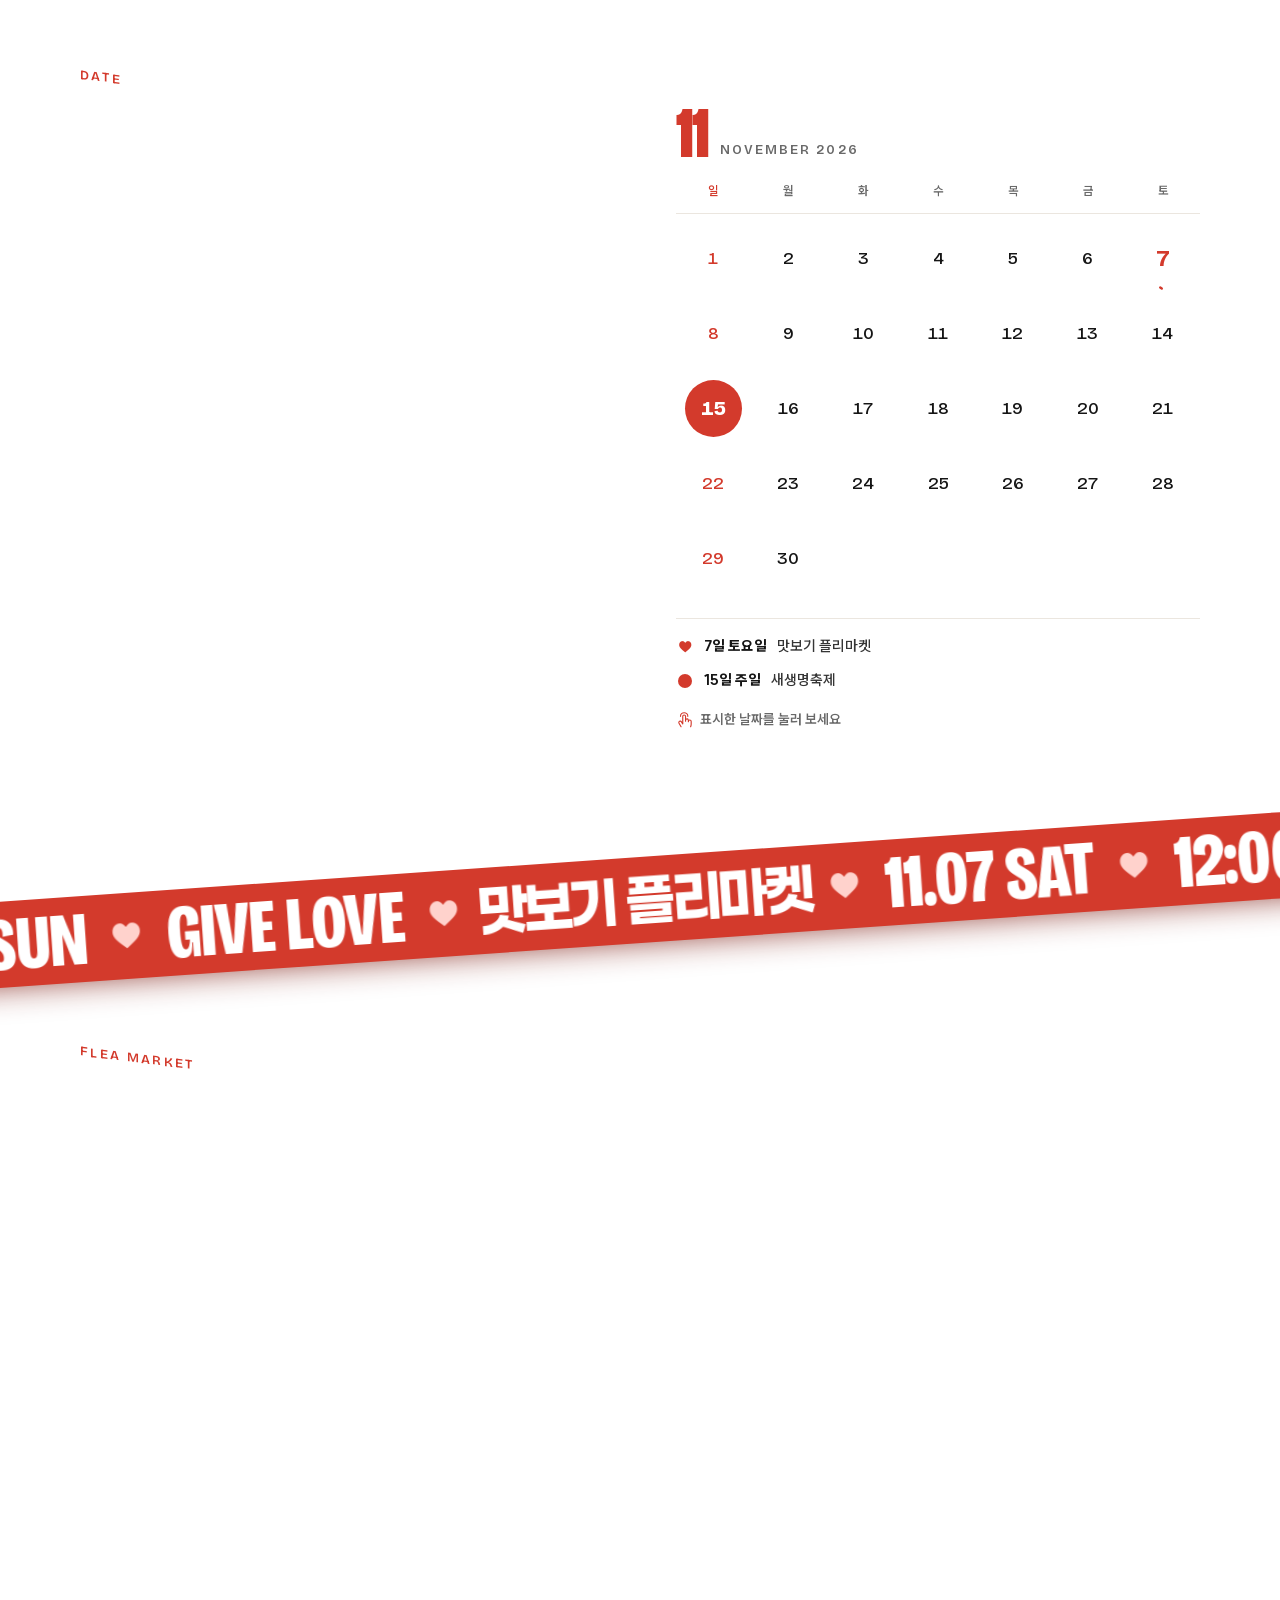
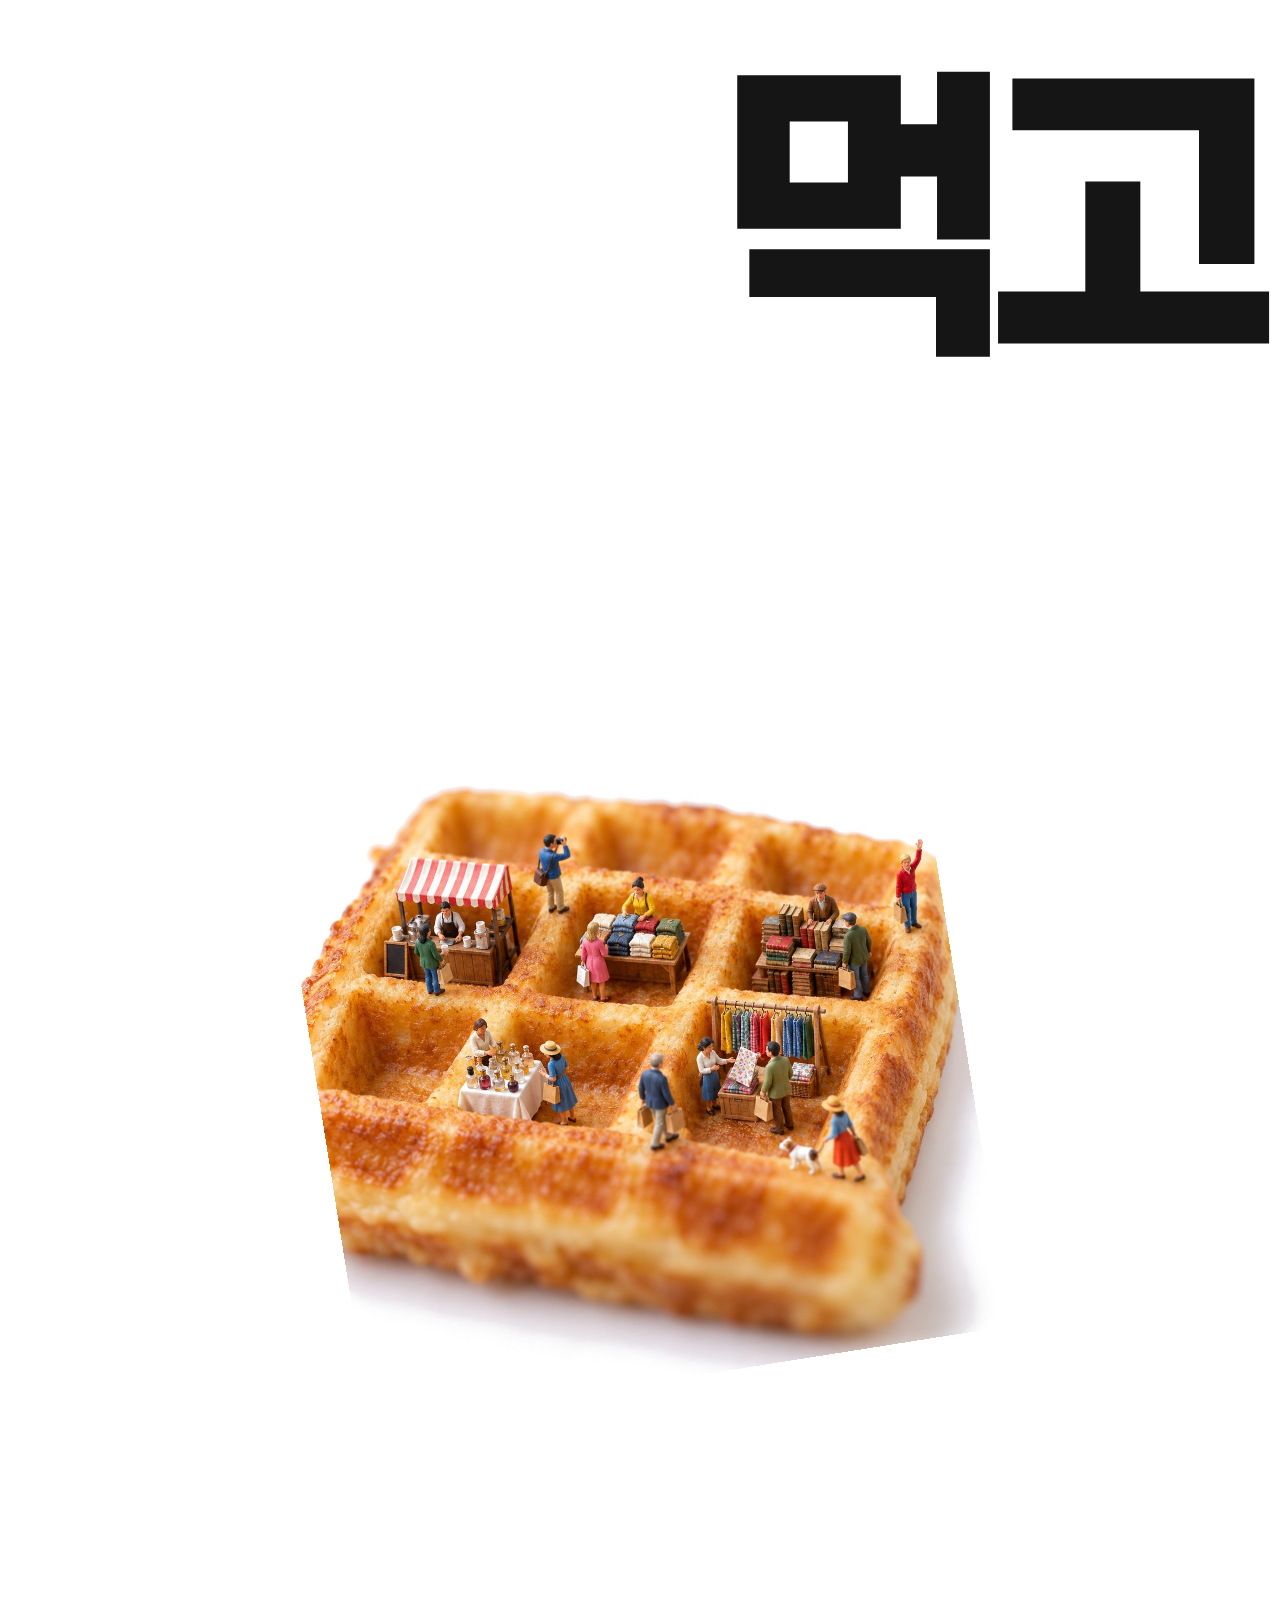
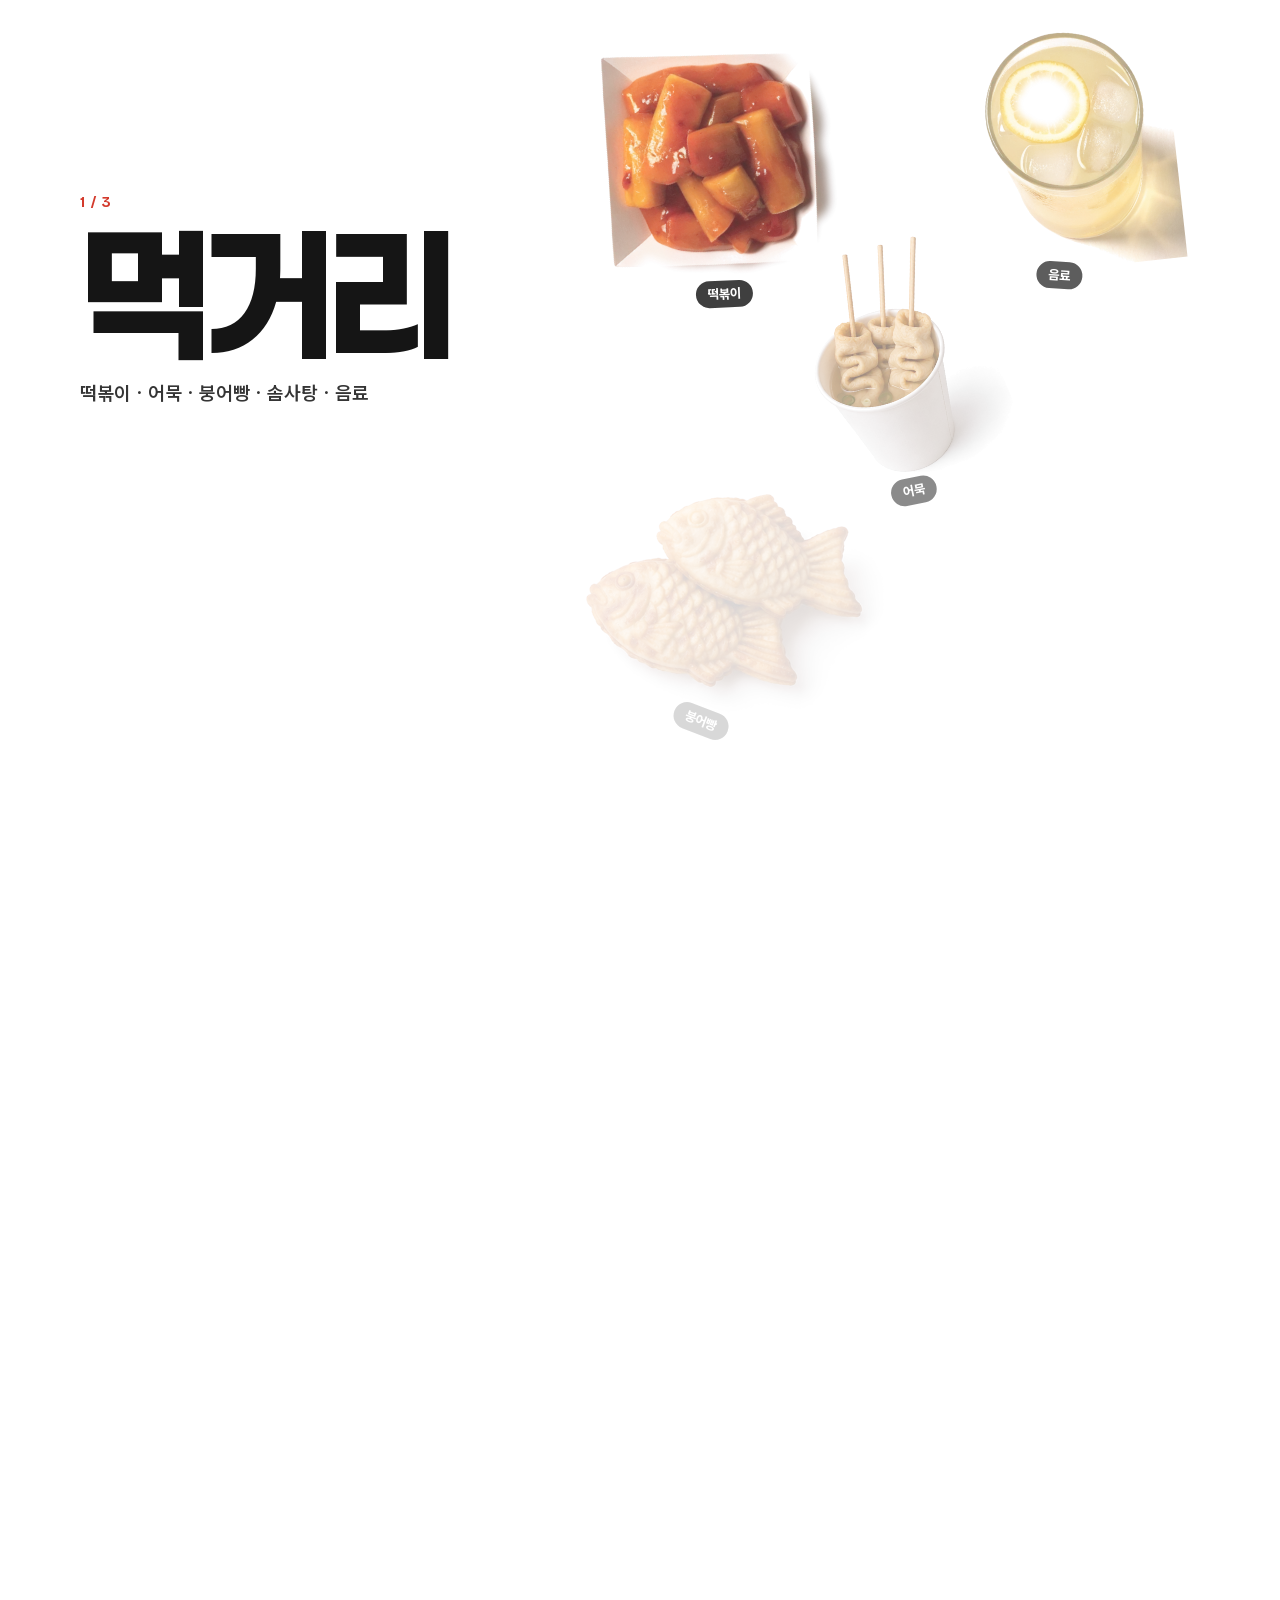
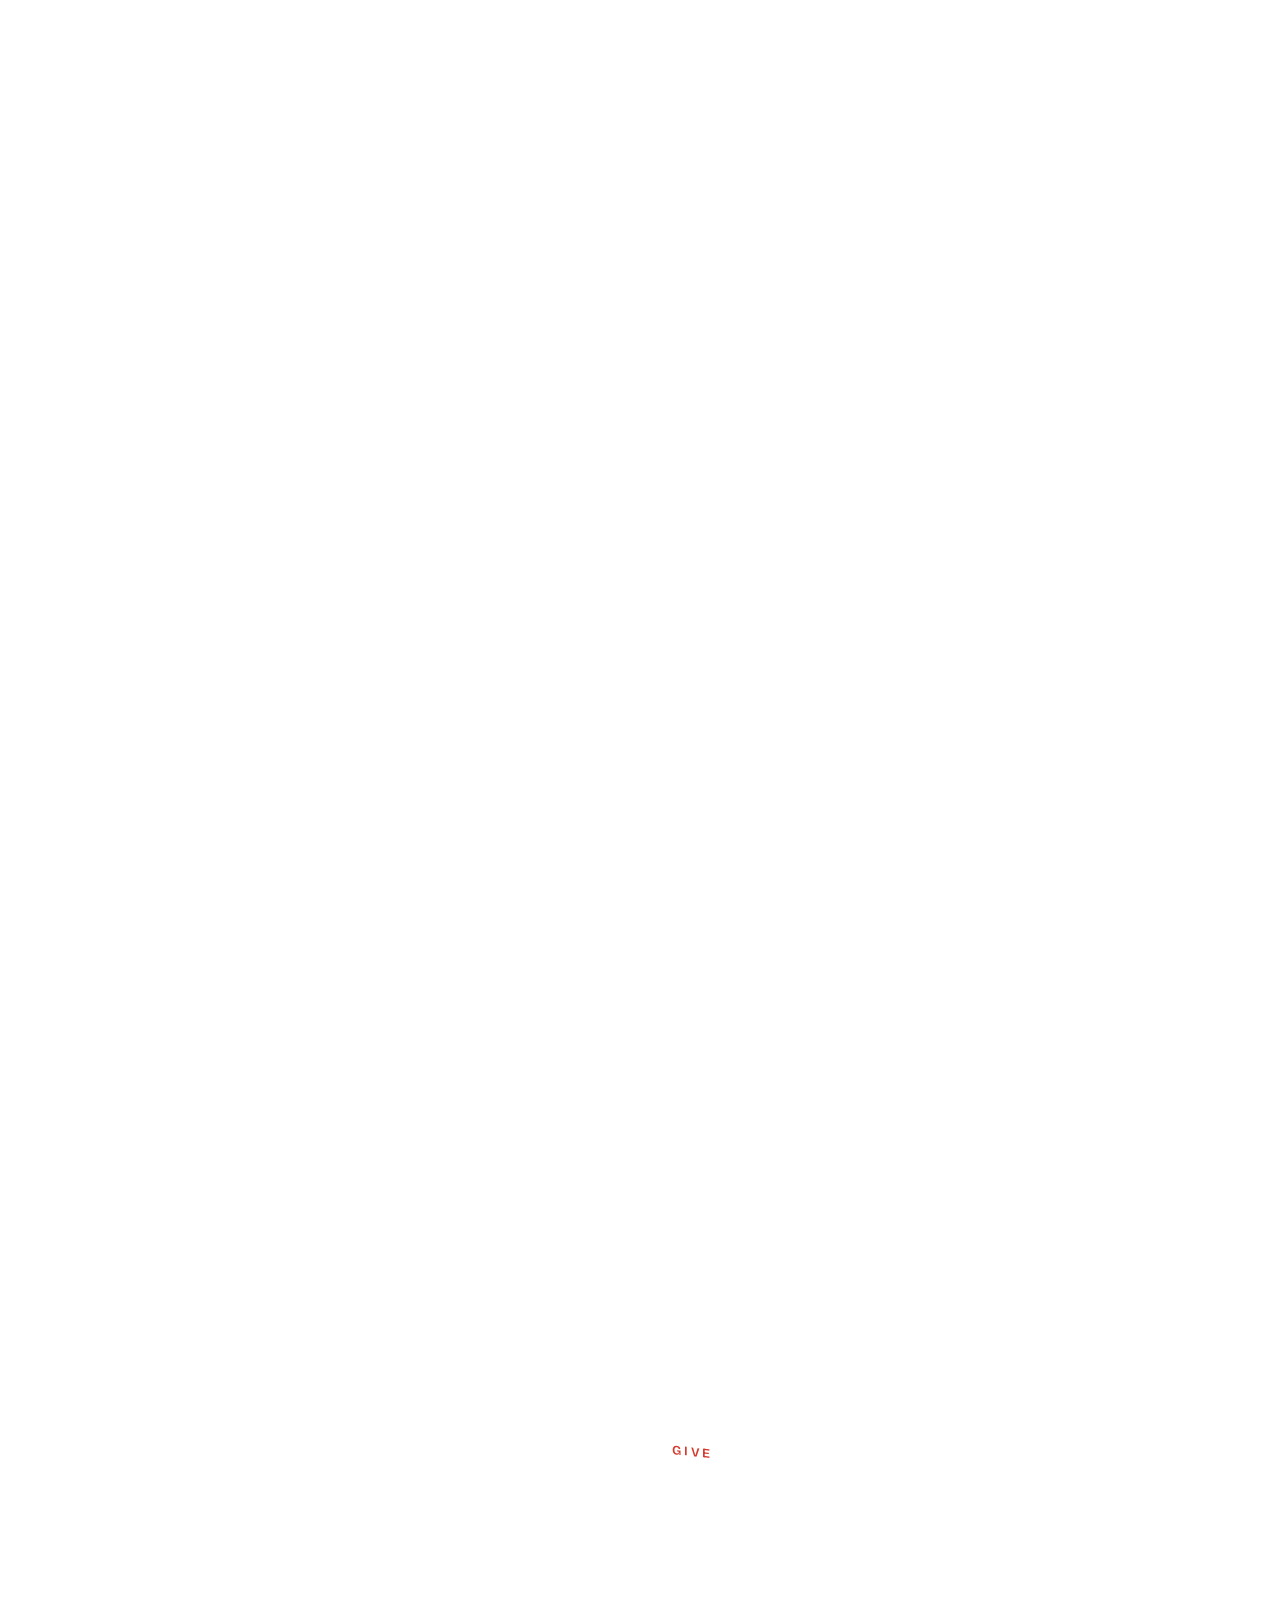
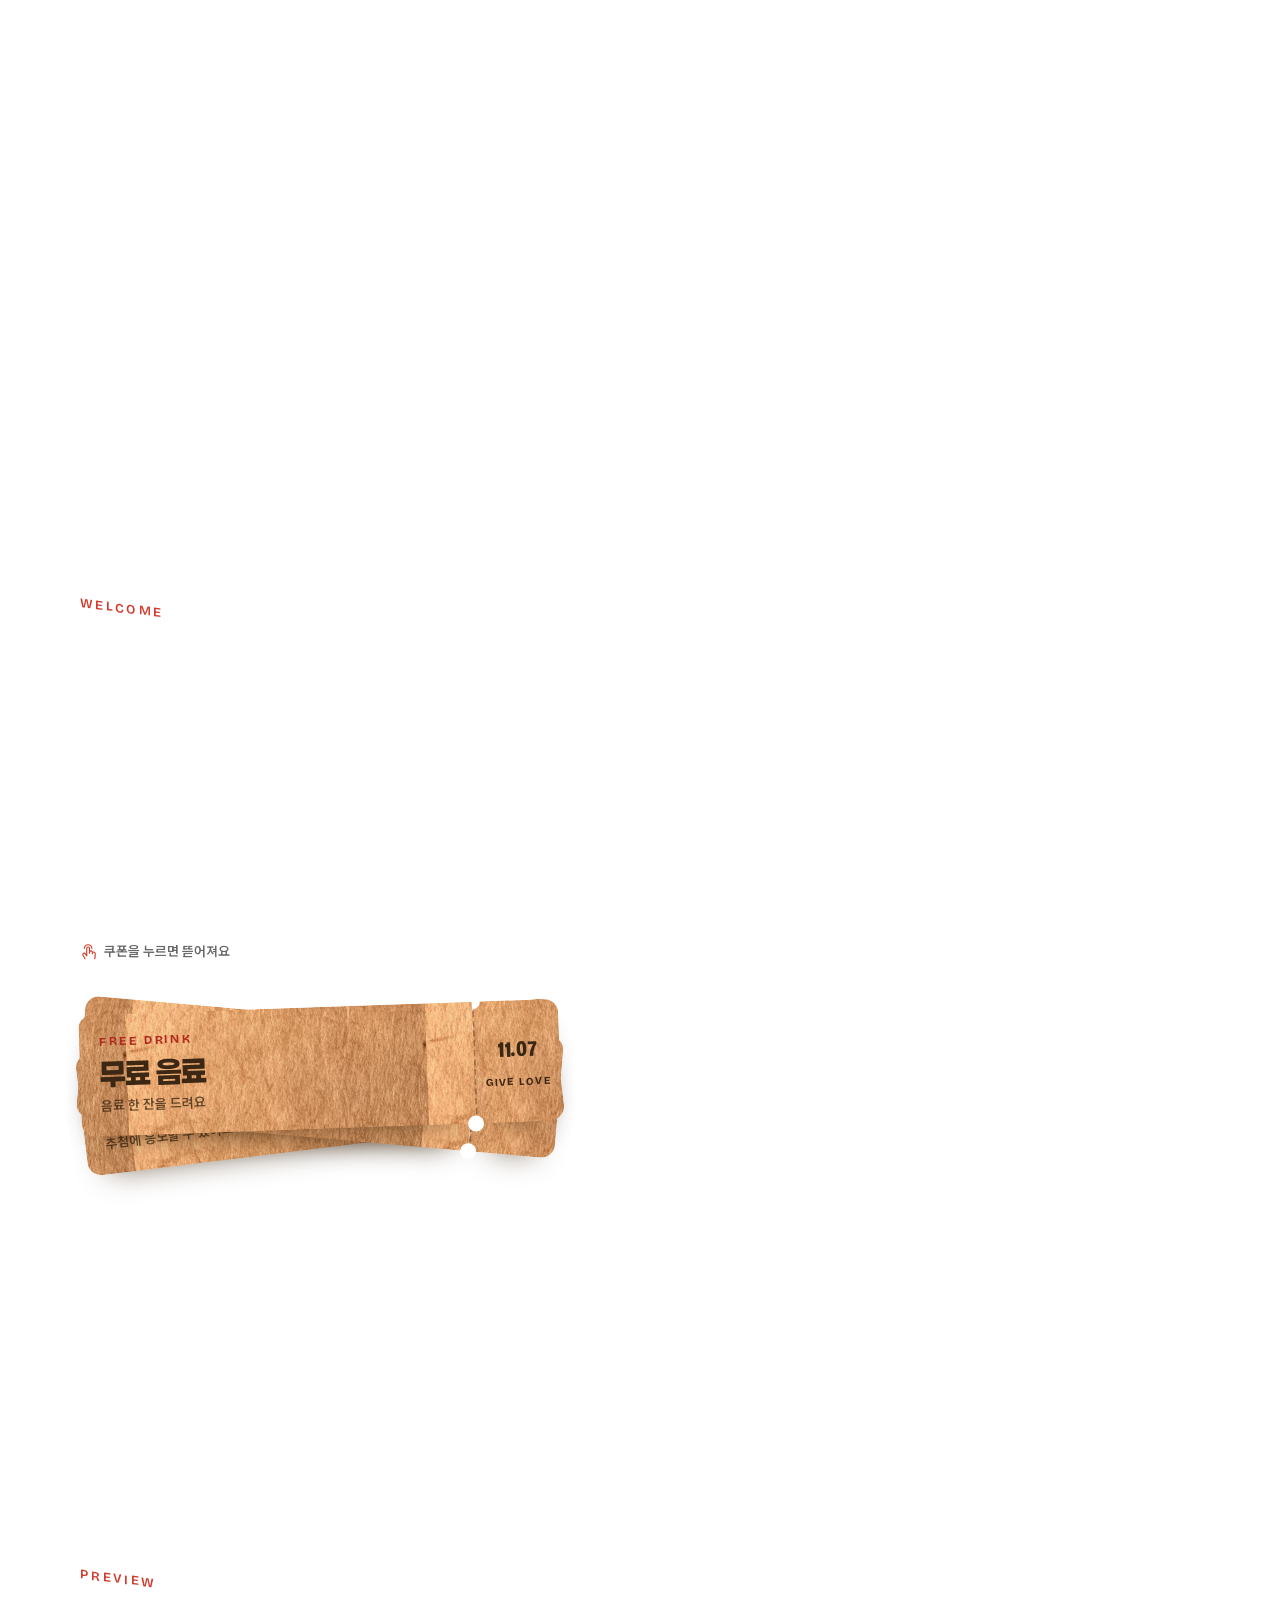
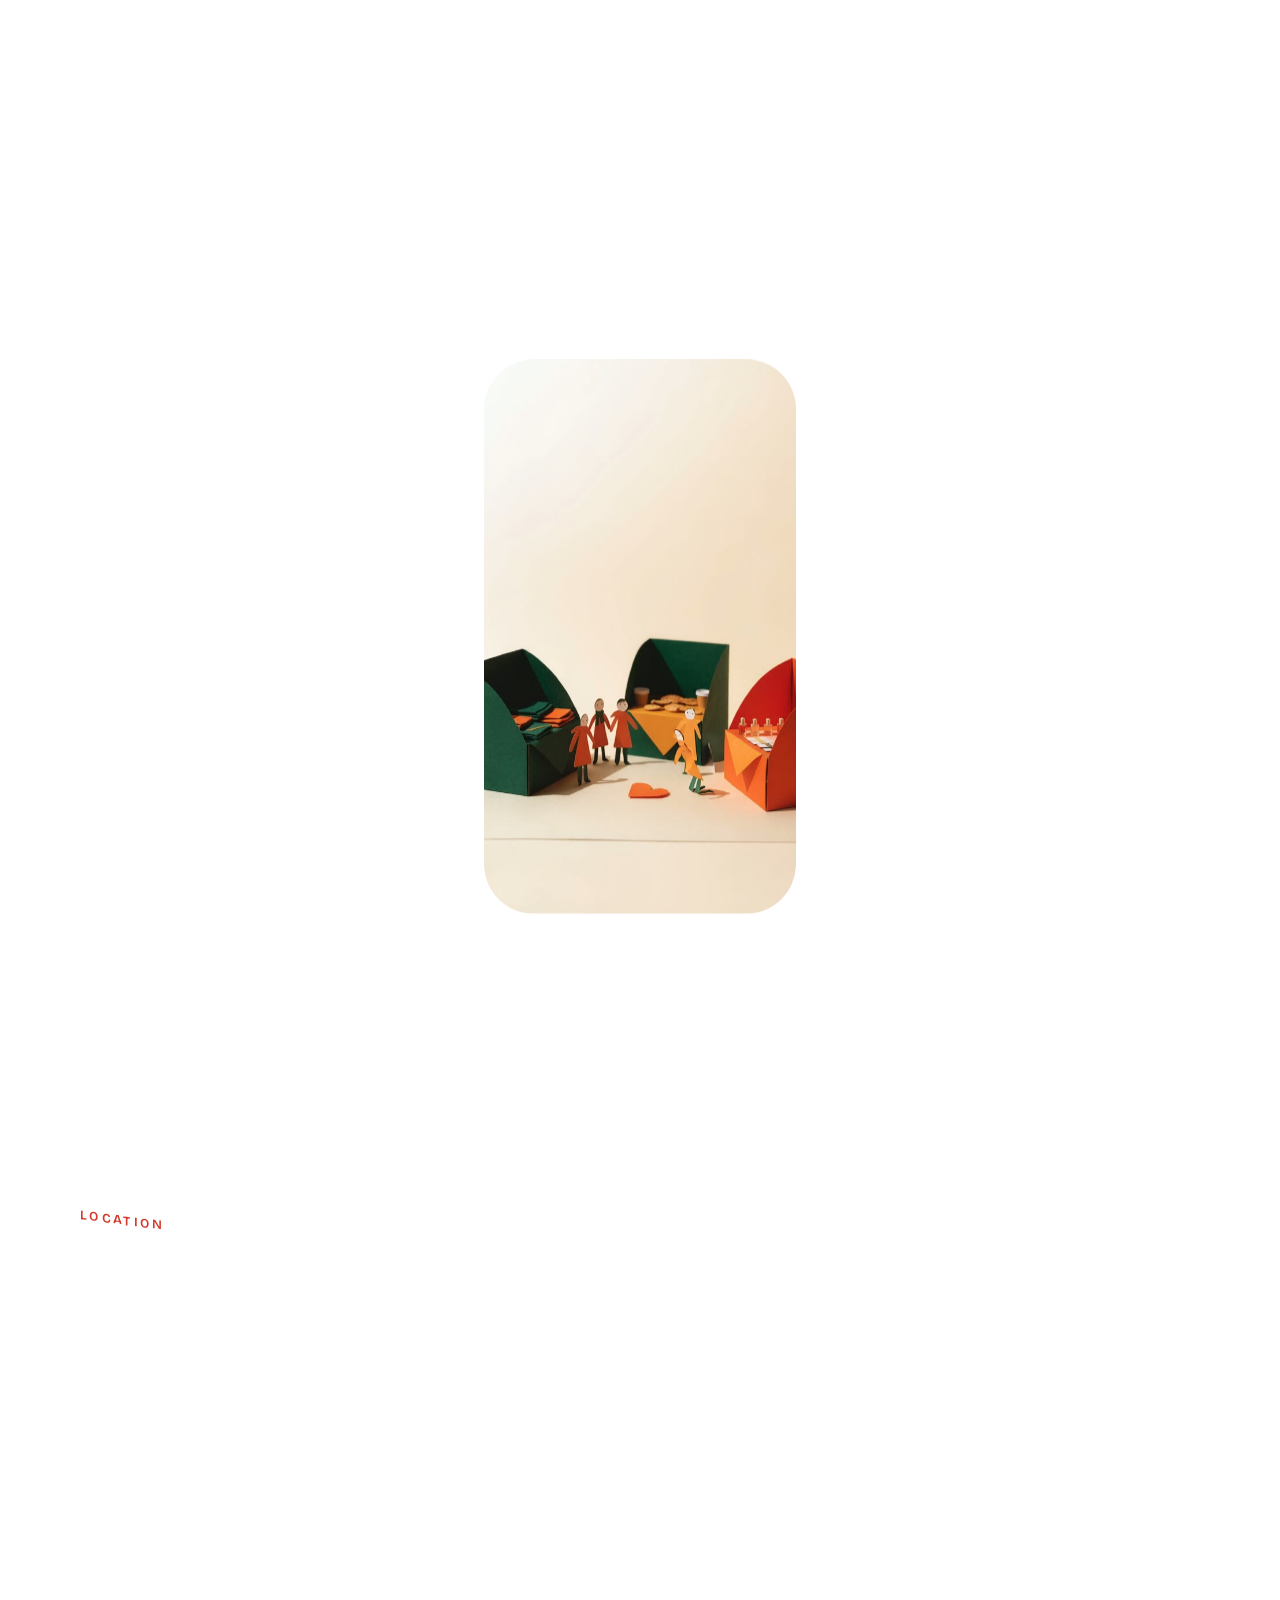
<file: v13/index.html>
<!doctype html>
<html lang="ko">
<head>
<meta charset="utf-8">
<meta name="viewport" content="width=device-width, initial-scale=1, viewport-fit=cover">
<title>등촌 GIVE LOVE | 11월 15일 새생명축제 · 11월 7일 맛보기 플리마켓</title>
<meta name="description" content="등촌교회 2청년회가 11월 15일 주일 오후 2시 30분 새생명축제에 초대합니다. 일주일 앞선 11월 7일 토요일 낮 12시부터 오후 4시까지는 교육관 1층에서 맛보기 플리마켓이 열려요.">
<meta name="theme-color" content="#ffffff">
<meta property="og:type" content="website">
<meta property="og:site_name" content="등촌 GIVE LOVE">
<meta property="og:title" content="등촌 GIVE LOVE · 새생명축제에 초대합니다">
<meta property="og:description" content="11.15 주일 오후 2:30 새생명축제 · 11.07 토 12:00–16:00 맛보기 플리마켓 · 등촌교회">
<meta property="og:image" content="https://prayer0420.github.io/deungchon-give-love/assets/img/og.jpg">
<meta property="og:image:width" content="1200">
<meta property="og:image:height" content="630">
<meta property="og:url" content="https://prayer0420.github.io/deungchon-give-love/">
<meta name="twitter:card" content="summary_large_image">
<link rel="icon" type="image/png" href="assets/img/favicon.png">
<link rel="apple-touch-icon" href="assets/img/touch-icon.png">
<link rel="preload" as="font" type="font/woff2" href="assets/fonts/bricolage.woff2" crossorigin>
<link rel="preload" as="font" type="font/woff2" href="assets/fonts/paperlogy-800.woff2" crossorigin>
<link rel="preload" as="image" href="assets/img/tag-hang.webp" type="image/webp">
<link rel="stylesheet" href="assets/css/site.css">
<script>
(function () {
  var d = document.documentElement;
  d.classList.add('js');
  if (!window.matchMedia('(prefers-reduced-motion: reduce)').matches) d.classList.add('motion');
  window.setTimeout(function () { if (!window.__glReady) d.classList.remove('motion'); }, 4000);
})();
</script>
<script defer src="assets/js/gsap.min.js"></script>
<script defer src="assets/js/ScrollTrigger.min.js"></script>
<script defer src="assets/js/SplitText.min.js"></script>
<script defer src="assets/js/DrawSVGPlugin.min.js"></script>
<script defer src="assets/js/lenis.min.js"></script>
<script defer src="assets/js/Draggable.min.js"></script>
<script defer src="assets/js/InertiaPlugin.min.js"></script>
<script defer src="assets/js/Physics2DPlugin.min.js"></script>
<script defer src="assets/js/ScrambleTextPlugin.min.js"></script>
<script defer src="assets/js/site.js"></script>
<script defer src="assets/js/play.js"></script>
</head>
<body>
<a class="skip" href="#invite">초대장 본문으로 건너뛰기</a>

<div class="cur" aria-hidden="true"><i class="cur-dot"></i><i class="cur-ring"><b class="cur-label"></b></i></div>
<div class="dock">
  <button class="dock-btn" id="menuBtn" type="button" aria-expanded="false" aria-controls="menu" aria-label="목차 열기"><svg class="ic" viewBox="0 0 256 256" aria-hidden="true" focusable="false"><path fill="currentColor" d="M224,128a8,8,0,0,1-8,8H40a8,8,0,0,1,0-16H216A8,8,0,0,1,224,128ZM40,72H216a8,8,0,0,0,0-16H40a8,8,0,0,0,0,16ZM216,184H40a8,8,0,0,0,0,16H216a8,8,0,0,0,0-16Z"/></svg></button>
  <div class="dock-bgm">
  <svg class="dock-ring" viewBox="0 0 54 54" aria-hidden="true" focusable="false"><circle cx="27" cy="27" r="25"/></svg>
  <button class="dock-btn" id="bgmBtn" type="button" aria-pressed="false" aria-label="배경음악 켜기"><svg class="ic" viewBox="0 0 256 256" aria-hidden="true" focusable="false"><path fill="currentColor" d="M212.92,17.69a8,8,0,0,0-6.86-1.45l-128,32A8,8,0,0,0,72,56V166.08A36,36,0,1,0,88,196V110.25l112-28v51.83A36,36,0,1,0,216,164V24A8,8,0,0,0,212.92,17.69ZM52,216a20,20,0,1,1,20-20A20,20,0,0,1,52,216ZM88,93.75V62.25l112-28v31.5ZM180,184a20,20,0,1,1,20-20A20,20,0,0,1,180,184Z"/></svg><span class="eq" aria-hidden="true"><i></i><i></i><i></i></span></button>
  </div>
</div>
<nav class="menu" id="menu" aria-label="목차" hidden>
  <div class="menu-in">
    <div class="menu-top"><p class="menu-k">목차</p><button class="menu-x" id="menuX" type="button" aria-label="목차 닫기"><svg class="ic" viewBox="0 0 256 256" aria-hidden="true" focusable="false"><path fill="currentColor" d="M205.66,194.34a8,8,0,0,1-11.32,11.32L128,139.31,61.66,205.66a8,8,0,0,1-11.32-11.32L116.69,128,50.34,61.66A8,8,0,0,1,61.66,50.34L128,116.69l66.34-66.35a8,8,0,0,1,11.32,11.32L139.31,128Z"/></svg></button></div>
    <ol class="menu-list">
      <li><a href="#invite"><span class="mn">01</span><b>초대장</b><small>2청년회가 보내는 편지</small></a></li>
      <li><a href="#festival"><span class="mn">02</span><b>새생명축제</b><small>11.15 주일 오후 2:30 · 본당</small></a></li>
      <li><a href="#date"><span class="mn">03</span><b>11월의 두 날</b><small>달력 · 디데이 · 캘린더 저장</small></a></li>
      <li><a href="#market"><span class="mn">04</span><b>맛보기 플리마켓</b><small>11.07 토 12:00–16:00 · 교육관 1층</small></a></li>
      <li><a href="#programs"><span class="mn">05</span><b>장터 구경</b><small>먹거리 · 마켓 · 체험</small></a></li>
      <li><a href="#give"><span class="mn">06</span><b>나눔</b><small>판매 수익금 전액 기부</small></a></li>
      <li><a href="#welcome"><span class="mn">07</span><b>처음 오신 분께</b><small>웰컴 쿠폰</small></a></li>
      <li><a href="#map"><span class="mn">08</span><b>오시는 길</b><small>주소 · 지도 · 비 오는 날</small></a></li>
      <li><a href="#share"><span class="mn">09</span><b>초대장 보내기</b><small>공유 · 링크 복사</small></a></li>
    </ol>
    <p class="menu-foot">누르면 그 장면으로 바로 이동해요.</p>
  </div>
</nav>
<button class="next" id="nextCue" type="button" aria-hidden="true" tabindex="-1"><span class="next-t">다음</span><b class="next-l">새생명축제</b><svg class="ic" viewBox="0 0 256 256" aria-hidden="true" focusable="false"><path fill="currentColor" d="M205.66,149.66l-72,72a8,8,0,0,1-11.32,0l-72-72a8,8,0,0,1,11.32-11.32L120,196.69V40a8,8,0,0,1,16,0V196.69l58.34-58.35a8,8,0,0,1,11.32,11.32Z"/></svg></button>
<audio id="bgm" loop preload="none" src="assets/audio/bgm.m4a"></audio>

<main class="page" id="page">
  <svg class="thread" id="thread" aria-hidden="true" focusable="false"><path id="threadPath" d=""/></svg>

  <header class="hero" id="top">
    <p class="hero-kicker">등촌교회 2청년회 <span aria-hidden="true">·</span> 새생명축제</p>
    <h1 class="hero-title" data-cursor="눌러요">
      <span class="sr">등촌 GIVE LOVE</span>
      <span class="ht-ko m" aria-hidden="true"><span>등촌</span></span>
      <span class="ht-en ht-give m" aria-hidden="true"><span class="c">G</span><span class="c">I</span><span class="c">V</span><span class="c">E</span></span>
      <span class="ht-en ht-love m" aria-hidden="true"><span class="c">L</span><span class="c">O</span><span class="c">V</span><span class="c">E</span></span>
    </h1>
    <div class="hang" aria-hidden="true">
      <div class="hang-drop"><div class="hang-kick"><div class="hang-swing">
        <i class="hang-string"></i>
        <div class="hang-tag" data-cursor="흔들기">
          <img src="assets/img/tag-hang.webp" width="440" height="899" alt="" fetchpriority="high" decoding="async">
          <p class="tag-ink"><span class="ti-a">GIVE LOVE</span><span class="ti-b">이 값은<br>사랑이<br>됩니다</span><span class="ti-c">11.07 SAT</span></p>
        </div>
      </div></div></div>
    </div>
    <div class="hero-info">
      <p class="hi-name">새생명축제</p>
      <p class="hi-date"><b>2026.11.15</b><span>주일</span></p>
      <p class="hi-place">오후 2:30 · 등촌교회 본당</p>
      <p class="hi-pre"><i aria-hidden="true">♥</i>맛보기 플리마켓 <b>11.07 토 낮 12시</b></p>
      <p class="hi-cue" aria-hidden="true"><span>아래로 내려 보세요</span><svg class="ic" viewBox="0 0 256 256" aria-hidden="true" focusable="false"><path fill="currentColor" d="M205.66,149.66l-72,72a8,8,0,0,1-11.32,0l-72-72a8,8,0,0,1,11.32-11.32L120,196.69V40a8,8,0,0,1,16,0V196.69l58.34-58.35a8,8,0,0,1,11.32,11.32Z"/></svg></p>
    </div>
  </header>

  <section class="env" id="envelope" aria-label="초대장 봉투">
    <div class="env-in">
      <div class="env-hint" aria-hidden="true"><p class="eh-t">2청년회가 보낸 초대장이 도착했어요</p><p class="eh-s"><svg class="ic" viewBox="0 0 256 256" aria-hidden="true" focusable="false"><path fill="currentColor" d="M56,76a60,60,0,0,1,120,0,8,8,0,0,1-16,0,44,44,0,0,0-88,0,8,8,0,1,1-16,0Zm140,44a27.9,27.9,0,0,0-13.36,3.39A28,28,0,0,0,144,106.7V76a28,28,0,0,0-56,0v80l-3.82-6.13a28,28,0,0,0-48.41,28.17l29.32,50A8,8,0,1,0,78.89,220L49.6,170a12,12,0,1,1,20.78-12l.14.23,18.68,30A8,8,0,0,0,104,184V76a12,12,0,0,1,24,0v68a8,8,0,1,0,16,0V132a12,12,0,0,1,24,0v20a8,8,0,0,0,16,0v-4a12,12,0,0,1,24,0v36c0,21.61-7.1,36.3-7.16,36.42a8,8,0,0,0,3.58,10.73A7.9,7.9,0,0,0,208,232a8,8,0,0,0,7.16-4.42c.37-.73,8.85-18,8.85-43.58V148A28,28,0,0,0,196,120Z"/></svg>봉투를 누르거나 아래로 내리면 열려요</p></div>
      <div class="env-box" id="envBox" role="button" tabindex="0" aria-label="초대장 봉투 열기" data-cursor="열기">
        <div class="env-back"></div>
        <div class="env-card"><p class="ec-k">New Life Festival</p><p class="ec-t">초대합니다</p><p class="ec-m">GIVE <b>LOVE</b></p><p class="ec-d">2026.11.15 SUN 2:30 PM</p><p class="ec-s">맛보기 플리마켓 11.07 SAT 12:00</p></div>
        <div class="env-front"></div>
        <div class="env-flap"><i></i></div>
        <span class="env-seal" aria-hidden="true">♥</span>
      </div>
      <p class="env-after" aria-hidden="true"><span>편지를 꺼냈어요. 아래로 내려 읽어 보세요</span><svg class="ic" viewBox="0 0 256 256" aria-hidden="true" focusable="false"><path fill="currentColor" d="M205.66,149.66l-72,72a8,8,0,0,1-11.32,0l-72-72a8,8,0,0,1,11.32-11.32L120,196.69V40a8,8,0,0,1,16,0V196.69l58.34-58.35a8,8,0,0,1,11.32,11.32Z"/></svg></p>
    </div>
  </section>
  <section class="sec invite" id="invite" data-thread="R">
    <h2 class="sec-h"><span class="sec-en">Invitation</span><span class="h-txt">초대합니다</span></h2>
    <div class="letter">
      <p><span>찬 바람이 불기 시작하는 11월,</span></p>
      <p><span>등촌교회 2청년회가</span></p>
      <p><span>여러분을 새생명축제에 초대합니다.</span></p>
      <p class="gap"><span>새생명축제는 처음 오는 이웃을</span></p>
      <p><span>반갑게 맞는 등촌교회의 잔치예요.</span></p>
      <p><span>무언극과 난타 공연을 준비하며</span></p>
      <p><span>설레는 마음으로 기다리고 있어요.</span></p>
      <p class="note"><span><b>새생명축제</b>11.15 주일 오후 2:30 · 등촌교회 본당</span></p>
      <p class="gap"><span>축제가 더 기다려지도록</span></p>
      <p><span>일주일 앞서 작은 장터도 열어요.</span></p>
      <p><span>떡볶이 한 접시 나누며</span></p>
      <p><span>먼저 얼굴을 익혀요.</span></p>
      <p class="note"><span><b>맛보기 플리마켓</b>11.07 토 낮 12시–오후 4시 · 교육관 1층</span></p>
      <p class="gap"><span>교회가 처음이어도,</span></p>
      <p><span>오랜만이어도 괜찮아요.</span></p>
      <p><span>동네 이웃 누구나,</span></p>
      <p><span>부담 없이 놀러 오세요.</span></p>
    </div>
    <p class="sign" data-up><span>등촌교회 2청년회</span> 드림</p>
    <p class="cue" data-up><span>새생명축제부터 하나씩 소개할게요</span><b>계속 내려 보세요<svg class="ic" viewBox="0 0 256 256" aria-hidden="true" focusable="false"><path fill="currentColor" d="M205.66,149.66l-72,72a8,8,0,0,1-11.32,0l-72-72a8,8,0,0,1,11.32-11.32L120,196.69V40a8,8,0,0,1,16,0V196.69l58.34-58.35a8,8,0,0,1,11.32,11.32Z"/></svg></b></p>
  </section>

  <section class="sec fest" id="festival" data-thread="L">
    <h2 class="sec-h"><span class="sec-en">New Life Festival</span><span class="h-txt">새생명축제</span></h2>
    <p class="fill" id="fillText">새생명축제는 등촌교회가 해마다 11월에 여는 전도 축제예요. 교회 문턱을 낮추고 처음 오는 이웃을 반갑게 맞는 날이에요. 올해 2청년회는 11월 15일 주일 오후 2시 30분, 정성껏 준비한 무대로 여러분을 기다려요.</p>
    <div class="worship">
      <svg class="clock" viewBox="0 0 200 200" aria-hidden="true" focusable="false" data-cursor="돌리기">
        <circle class="c-face" cx="100" cy="100" r="94"/>
        <g class="c-ticks"><line x1="100" y1="10" x2="100" y2="26" transform="rotate(0 100 100)"/><line x1="100" y1="12" x2="100" y2="20" transform="rotate(30 100 100)"/><line x1="100" y1="12" x2="100" y2="20" transform="rotate(60 100 100)"/><line x1="100" y1="10" x2="100" y2="26" transform="rotate(90 100 100)"/><line x1="100" y1="12" x2="100" y2="20" transform="rotate(120 100 100)"/><line x1="100" y1="12" x2="100" y2="20" transform="rotate(150 100 100)"/><line x1="100" y1="10" x2="100" y2="26" transform="rotate(180 100 100)"/><line x1="100" y1="12" x2="100" y2="20" transform="rotate(210 100 100)"/><line x1="100" y1="12" x2="100" y2="20" transform="rotate(240 100 100)"/><line x1="100" y1="10" x2="100" y2="26" transform="rotate(270 100 100)"/><line x1="100" y1="12" x2="100" y2="20" transform="rotate(300 100 100)"/><line x1="100" y1="12" x2="100" y2="20" transform="rotate(330 100 100)"/></g>
        <line class="c-h" x1="100" y1="100" x2="100" y2="54" transform="rotate(75 100 100)"/>
        <line class="c-m" x1="100" y1="100" x2="100" y2="28" transform="rotate(180 100 100)"/>
        <circle class="c-pin" cx="100" cy="100" r="5.5"/>
      </svg>
      <div class="w-text">
        <p class="w-k" data-up>11월 15일 주일</p>
        <p class="w-time" data-up><span>오후</span><b>2:30</b></p>
        <p class="w-place" data-up>등촌교회 본당</p>
      </div>
    </div>
    <p class="fx-h" data-up>축제에서 만나요</p>
    <ol class="fx">
      <li class="fx-i" data-up data-cursor="눌러요"><div class="fx-t"><span class="fx-n">01</span><h3>무언극</h3><p>말 없이 몸짓으로 전하는 이야기</p></div><figure class="fx-img"><img src="assets/img/fx-mime.webp" width="400" height="383" alt="검은 중절모와 흰 장갑" loading="lazy" decoding="async"></figure></li>
      <li class="fx-i" data-up data-cursor="눌러요"><div class="fx-t"><span class="fx-n">02</span><h3>난타</h3><p>힘차게 두드리는 리듬 공연</p></div><figure class="fx-img"><img src="assets/img/fx-drum.webp" width="400" height="396" alt="북채 두 개를 올린 빨간 북" loading="lazy" decoding="async"></figure></li>
      <li class="fx-i" data-up data-cursor="눌러요"><div class="fx-t"><span class="fx-n">03</span><h3>웰컴키트</h3><p>처음 온 분께 드리는 작은 선물</p></div><figure class="fx-img"><img src="assets/img/fx-gift.webp" width="301" height="400" alt="빨간 리본을 묶은 크라프트 선물 봉투" loading="lazy" decoding="async"></figure></li>
    </ol>
    <p class="fest-note" data-up>2청년회는 27세 이상 미혼 청년들이 함께 예배하고 교제하는 공동체예요. 매주 주일 오후 2시 30분, 본당에서 예배해요. 축제에서 만난 인연, 다음 주일에도 이어 가요.</p>
  </section>

  <section class="sec date" id="date" data-thread="R">
    <div class="date-in">
      <div class="date-a">
        <h2 class="sec-h"><span class="sec-en">Date</span><span class="h-txt">11월,<br>두 번 만나요</span></h2>
        <p class="sec-p" data-up>새생명축제 일주일 전, 맛보기 플리마켓이 먼저 열려요. 두 날 모두 캘린더에 담아 두세요.</p>
        <div class="dday" data-up>
          <p class="dday-k" id="ddK">새생명축제까지</p>
          <p class="dday-big" id="ddBig" aria-hidden="true" data-cursor="눌러요"><span class="dd-d">D</span><span class="dd-x" id="ddX">-</span><span class="dd-n" id="ddN">36</span></p>
          <p class="dday-txt" id="ddTxt">2026년 11월 15일 주일 오후 2시 30분</p>
          <p class="dday-sub" id="ddSub"><b>맛보기 플리마켓 D-28</b> 11월 7일 토요일 낮 12시</p>
        </div>
        <div class="btn-row" data-up>
          <a class="btn" id="calFest" href="assets/new-life.ics" download="new-life.ics" data-gcal="https://calendar.google.com/calendar/render?action=TEMPLATE&text=%EB%93%B1%EC%B4%8C%EA%B5%90%ED%9A%8C%20%EC%83%88%EC%83%9D%EB%AA%85%EC%B6%95%EC%A0%9C&dates=20261115T053000Z/20261115T073000Z&location=%EB%93%B1%EC%B4%8C%EA%B5%90%ED%9A%8C%20%EB%B3%B8%EB%8B%B9%20(%EC%84%9C%EC%9A%B8%20%EC%96%91%EC%B2%9C%EA%B5%AC%20%EB%AA%A9%EB%8F%99%EC%A4%91%EC%95%99%EB%B6%81%EB%A1%9C8%EA%B8%B8%2049)&details=%EB%93%B1%EC%B4%8C%EA%B5%90%ED%9A%8C%202%EC%B2%AD%EB%85%84%ED%9A%8C%EA%B0%80%20%EC%B4%88%EB%8C%80%ED%95%98%EB%8A%94%20%EC%83%88%EC%83%9D%EB%AA%85%EC%B6%95%EC%A0%9C%EC%98%88%EC%9A%94.%20%EC%98%A4%ED%9B%84%202%EC%8B%9C%2030%EB%B6%84%EC%97%90%20%EC%8B%9C%EC%9E%91%ED%95%B4%EC%9A%94.%20https%3A%2F%2Fprayer0420.github.io%2Fdeungchon-give-love%2F"><svg class="ic" viewBox="0 0 256 256" aria-hidden="true" focusable="false"><path fill="currentColor" d="M208,32H184V24a8,8,0,0,0-16,0v8H88V24a8,8,0,0,0-16,0v8H48A16,16,0,0,0,32,48V208a16,16,0,0,0,16,16H208a16,16,0,0,0,16-16V48A16,16,0,0,0,208,32ZM72,48v8a8,8,0,0,0,16,0V48h80v8a8,8,0,0,0,16,0V48h24V80H48V48ZM208,208H48V96H208V208Zm-48-56a8,8,0,0,1-8,8H136v16a8,8,0,0,1-16,0V160H104a8,8,0,0,1,0-16h16V128a8,8,0,0,1,16,0v16h16A8,8,0,0,1,160,152Z"/></svg><span>15일 새생명축제 저장</span></a>
          <a class="btn" id="calBtn" href="assets/give-love.ics" download="give-love.ics" data-gcal="https://calendar.google.com/calendar/render?action=TEMPLATE&text=%EB%93%B1%EC%B4%8C%20GIVE%20LOVE%20%EB%A7%9B%EB%B3%B4%EA%B8%B0%20%ED%94%8C%EB%A6%AC%EB%A7%88%EC%BC%93&dates=20261107T030000Z/20261107T070000Z&location=%EB%93%B1%EC%B4%8C%EA%B5%90%ED%9A%8C%20%EA%B5%90%EC%9C%A1%EA%B4%80%201%EC%B8%B5%20(%EC%84%9C%EC%9A%B8%20%EC%96%91%EC%B2%9C%EA%B5%AC%20%EB%AA%A9%EB%8F%99%EC%A4%91%EC%95%99%EB%B6%81%EB%A1%9C8%EA%B8%B8%2049)&details=11%EC%9B%94%2015%EC%9D%BC%20%EC%A3%BC%EC%9D%BC%20%EC%83%88%EC%83%9D%EB%AA%85%EC%B6%95%EC%A0%9C%EB%A5%BC%20%EC%95%9E%EB%91%90%EA%B3%A0%20%EB%93%B1%EC%B4%8C%EA%B5%90%ED%9A%8C%202%EC%B2%AD%EB%85%84%ED%9A%8C%EA%B0%80%20%EC%97%AC%EB%8A%94%20%EB%A7%9B%EB%B3%B4%EA%B8%B0%20%ED%94%8C%EB%A6%AC%EB%A7%88%EC%BC%93%EC%9D%B4%EC%97%90%EC%9A%94.%20%EB%8F%99%EB%84%A4%20%EC%9D%B4%EC%9B%83%20%EB%88%84%EA%B5%AC%EB%82%98%20%EB%B6%80%EB%8B%B4%20%EC%97%86%EC%9D%B4%20%EB%86%80%EB%9F%AC%20%EC%98%A4%EC%84%B8%EC%9A%94.%20https%3A%2F%2Fprayer0420.github.io%2Fdeungchon-give-love%2F"><svg class="ic" viewBox="0 0 256 256" aria-hidden="true" focusable="false"><path fill="currentColor" d="M208,32H184V24a8,8,0,0,0-16,0v8H88V24a8,8,0,0,0-16,0v8H48A16,16,0,0,0,32,48V208a16,16,0,0,0,16,16H208a16,16,0,0,0,16-16V48A16,16,0,0,0,208,32ZM72,48v8a8,8,0,0,0,16,0V48h80v8a8,8,0,0,0,16,0V48h24V80H48V48ZM208,208H48V96H208V208Zm-48-56a8,8,0,0,1-8,8H136v16a8,8,0,0,1-16,0V160H104a8,8,0,0,1,0-16h16V128a8,8,0,0,1,16,0v16h16A8,8,0,0,1,160,152Z"/></svg><span>7일 플리마켓 저장</span></a>
        </div>
      </div>
      <div class="cal">
        <div class="cal-fig" role="img" aria-label="2026년 11월 달력. 7일 토요일 맛보기 플리마켓에 하트, 15일 주일 새생명축제에 빨간 동그라미 표시">
          <p class="cal-ym"><b>11</b><span>November 2026</span></p>
          <div class="cal-grid" aria-hidden="true"><span class="dow sun">일</span><span class="dow">월</span><span class="dow">화</span><span class="dow">수</span><span class="dow">목</span><span class="dow">금</span><span class="dow">토</span><span class="d sun">1</span><span class="d">2</span><span class="d">3</span><span class="d">4</span><span class="d">5</span><span class="d">6</span><span class="d on" data-cursor="눌러요"><b>7</b><svg class="cal-heart" viewBox="0 0 120 110" aria-hidden="true"><path d="M58 99C34 83 9 63 10 39 11 16 40 6 58 30 74 6 107 10 110 37 113 62 86 82 61 100 56 104 49 103 46 98"/></svg></span><span class="d sun">8</span><span class="d">9</span><span class="d">10</span><span class="d">11</span><span class="d">12</span><span class="d">13</span><span class="d">14</span><span class="d sun fest" data-cursor="눌러요"><i class="fest-dot" aria-hidden="true"></i><b>15</b></span><span class="d">16</span><span class="d">17</span><span class="d">18</span><span class="d">19</span><span class="d">20</span><span class="d">21</span><span class="d sun">22</span><span class="d">23</span><span class="d">24</span><span class="d">25</span><span class="d">26</span><span class="d">27</span><span class="d">28</span><span class="d sun">29</span><span class="d">30</span></div>
        </div>
        <ul class="cal-key">
          <li><i class="k-heart" aria-hidden="true">♥</i><b>7일 토요일</b><span>맛보기 플리마켓</span></li>
          <li><i class="k-dot" aria-hidden="true"></i><b>15일 주일</b><span>새생명축제</span></li>
        </ul>
        <p class="tip" aria-hidden="true"><svg class="ic" viewBox="0 0 256 256" aria-hidden="true" focusable="false"><path fill="currentColor" d="M56,76a60,60,0,0,1,120,0,8,8,0,0,1-16,0,44,44,0,0,0-88,0,8,8,0,1,1-16,0Zm140,44a27.9,27.9,0,0,0-13.36,3.39A28,28,0,0,0,144,106.7V76a28,28,0,0,0-56,0v80l-3.82-6.13a28,28,0,0,0-48.41,28.17l29.32,50A8,8,0,1,0,78.89,220L49.6,170a12,12,0,1,1,20.78-12l.14.23,18.68,30A8,8,0,0,0,104,184V76a12,12,0,0,1,24,0v68a8,8,0,1,0,16,0V132a12,12,0,0,1,24,0v20a8,8,0,0,0,16,0v-4a12,12,0,0,1,24,0v36c0,21.61-7.1,36.3-7.16,36.42a8,8,0,0,0,3.58,10.73A7.9,7.9,0,0,0,208,232a8,8,0,0,0,7.16-4.42c.37-.73,8.85-18,8.85-43.58V148A28,28,0,0,0,196,120Z"/></svg>표시한 날짜를 눌러 보세요</p>
      </div>
    </div>
  </section>

  <div class="tape" aria-hidden="true" data-cursor="빨리!"><div class="tape-track"><div class="tape-seq"><span>GIVE LOVE</span><i>♥</i><span class="ko">맛보기 플리마켓</span><i>♥</i><span>11.07 SAT</span><i>♥</i><span>12:00–16:00</span><i>♥</i><span class="ko">새생명축제</span><i>♥</i><span>11.15 SUN</span><i>♥</i></div></div></div>

  <section class="sec market" id="market" data-thread="L">
    <h2 class="sec-h"><span class="sec-en">Flea Market</span><span class="h-txt">축제 전에,<br>맛보기 장터</span></h2>
    <p class="sec-p" data-up>새생명축제를 일주일 앞둔 토요일, 누구나 편하게 들를 수 있는 작은 장터가 먼저 열려요.</p>
    <dl class="mk-info" data-up>
      <div><dt>언제</dt><dd>11월 7일 토요일 낮 12시–오후 4시</dd></div>
      <div><dt>어디서</dt><dd>등촌교회 교육관 1층 실내 로비와 야외 주차장<small>먹거리는 야외 주차장에서 바로 만들어요.</small></dd></div>
      <div><dt>안내</dt><dd>본부와 환전소가 있어요.<small>궁금한 건 언제든 물어보세요.</small></dd></div>
    </dl>
    <p class="kin"><span>먹고</span><i>·</i><span>사고</span><i>·</i><span>만들고</span><i>·</i><span class="r">놀고</span></p>
    <p class="sec-p" data-up>먹거리, 마켓, 체험 부스가 기다려요.</p>
    <div class="mk-waffle"><img src="assets/img/waffle-market.jpg" width="1100" height="1100" alt="와플 칸칸마다 작은 장터 부스와 사람들이 놓인 미니어처" loading="lazy" decoding="async"></div>
  </section>

  <section class="prog" id="programs" aria-label="장터 프로그램 안내">
    <div class="pg pg-0">
      <div class="pg-head"><p class="pg-n">1 / 3</p><h3 class="pg-t">먹거리</h3><p class="pg-l">떡볶이 · 어묵 · 붕어빵 · 솜사탕 · 음료</p></div>
      <div class="pg-stage">
        <figure class="obj" style="--x:0%;--y:2%;--w:42%;--r:-5deg"><div class="obj-in" data-cursor="끌기"><img src="assets/img/obj-tteok.webp" width="379" height="381" alt="떡볶이 한 접시" loading="lazy" decoding="async"><figcaption>떡볶이</figcaption></div></figure>
        <figure class="obj" style="--x:66%;--y:0%;--w:30%;--r:6deg"><div class="obj-in" data-cursor="끌기"><img src="assets/img/obj-ade.webp" width="326" height="416" alt="레몬 에이드 한 잔" loading="lazy" decoding="async"><figcaption>음료</figcaption></div></figure>
        <figure class="obj" style="--x:37%;--y:27%;--w:29%;--r:4deg"><div class="obj-in" data-cursor="끌기"><img src="assets/img/obj-eomuk.webp" width="341" height="469" alt="종이컵에 담긴 어묵 꼬치" loading="lazy" decoding="async"><figcaption>어묵</figcaption></div></figure>
        <figure class="obj" style="--x:0%;--y:58%;--w:50%;--r:-7deg"><div class="obj-in" data-cursor="끌기"><img src="assets/img/obj-bungeo.webp" width="480" height="355" alt="붕어빵 두 개" loading="lazy" decoding="async"><figcaption>붕어빵</figcaption></div></figure>
        <figure class="obj" style="--x:63%;--y:46%;--w:31%;--r:8deg"><div class="obj-in" data-cursor="끌기"><img src="assets/img/obj-cotton.webp" width="362" height="478" alt="분홍 솜사탕" loading="lazy" decoding="async"><figcaption>솜사탕</figcaption></div></figure>
      </div>
    </div>
    <div class="pg pg-1">
      <div class="pg-head"><p class="pg-n">2 / 3</p><h3 class="pg-t">마켓</h3><p class="pg-l">기부 물품 · 옷 · 말랑이 · 말씀 카드와 꽃</p></div>
      <div class="pg-stage">
        <figure class="obj" style="--x:2%;--y:2%;--w:40%;--r:-6deg"><div class="obj-in" data-cursor="끌기"><img src="assets/img/obj-books.webp" width="376" height="440" alt="손때 묻은 헌책 두 권" loading="lazy" decoding="async"><figcaption>기부 물품</figcaption></div></figure>
        <figure class="obj" style="--x:52%;--y:0%;--w:40%;--r:7deg"><div class="obj-in" data-cursor="끌기"><img src="assets/img/obj-flower.webp" width="399" height="480" alt="크라프트지로 감싼 꽃다발과 작은 카드" loading="lazy" decoding="async"><figcaption>말씀 카드와 꽃</figcaption></div></figure>
        <figure class="obj" style="--x:6%;--y:46%;--w:40%;--r:4deg"><div class="obj-in" data-cursor="끌기"><img src="assets/img/obj-cardigan.webp" width="409" height="480" alt="옷걸이에 걸린 니트 카디건" loading="lazy" decoding="async"><figcaption>옷</figcaption></div></figure>
        <figure class="obj" style="--x:54%;--y:52%;--w:38%;--r:-6deg"><div class="obj-in" data-cursor="끌기"><img src="assets/img/obj-chick.webp" width="426" height="399" alt="노란 병아리 말랑이" loading="lazy" decoding="async"><figcaption>말랑이</figcaption></div></figure>
      </div>
    </div>
    <div class="pg pg-2">
      <div class="pg-head"><p class="pg-n">3 / 3</p><h3 class="pg-t">체험</h3><p class="pg-l">사진 · 풍선아트 · 키링 · 팔찌 만들기</p></div>
      <div class="pg-stage">
        <figure class="obj" style="--x:2%;--y:2%;--w:40%;--r:-6deg"><div class="obj-in" data-cursor="끌기"><img src="assets/img/obj-camera.webp" width="412" height="449" alt="크림색 즉석카메라" loading="lazy" decoding="async"><figcaption>사진</figcaption></div></figure>
        <figure class="obj" style="--x:50%;--y:4%;--w:46%;--r:6deg"><div class="obj-in" data-cursor="끌기"><img src="assets/img/obj-balloon.webp" width="471" height="419" alt="빨간 풍선 강아지" loading="lazy" decoding="async"><figcaption>풍선아트</figcaption></div></figure>
        <figure class="obj" style="--x:4%;--y:52%;--w:44%;--r:3deg"><div class="obj-in" data-cursor="끌기"><img src="assets/img/obj-bracelet.webp" width="433" height="326" alt="빨강, 아이보리, 나무 구슬을 꿴 팔찌" loading="lazy" decoding="async"><figcaption>팔찌</figcaption></div></figure>
        <figure class="obj" style="--x:56%;--y:48%;--w:36%;--r:-8deg"><div class="obj-in" data-cursor="끌기"><img src="assets/img/obj-keyring.webp" width="423" height="402" alt="빨간 가죽 하트 키링" loading="lazy" decoding="async"><figcaption>키링</figcaption></div></figure>
      </div>
    </div>
  </section>

  <section class="sec give" id="give" data-thread="R">
    <div class="give-in">
      <div class="give-vis"><div class="give-wob" data-cursor="흔들기"><img class="stack" src="assets/img/stack.jpg" width="640" height="960" alt="헌책, 니트, 컬러 스와치, 와플, 커피잔이 차곡차곡 쌓인 탑" loading="lazy" decoding="async"></div></div>
      <div class="give-txt">
        <h2 class="sec-h"><span class="sec-en">Give</span><span class="h-txt">나눌수록<br>쌓여요</span></h2>
        <p class="sec-p" data-up>떡볶이 한 접시, 헌책 한 권을 살 때마다 나눔이 한 칸씩 쌓여요.</p>
        <p class="give-to" data-up>판매 수익금은 전액<br><mark>기아대책</mark>과 <mark>자립청소년 지원</mark>에<br>기부합니다.</p>
      </div>
    </div>
  </section>

  <section class="sec welcome" id="welcome" data-thread="L">
    <h2 class="sec-h"><span class="sec-en">Welcome</span><span class="h-txt">처음 오신 분께<br>드려요</span></h2>
    <p class="sec-p" data-up>맛보기 플리마켓 날, 주차장 입구 웰컴 데스크에 들러 주세요.</p>
    <p class="tip" aria-hidden="true"><svg class="ic" viewBox="0 0 256 256" aria-hidden="true" focusable="false"><path fill="currentColor" d="M56,76a60,60,0,0,1,120,0,8,8,0,0,1-16,0,44,44,0,0,0-88,0,8,8,0,1,1-16,0Zm140,44a27.9,27.9,0,0,0-13.36,3.39A28,28,0,0,0,144,106.7V76a28,28,0,0,0-56,0v80l-3.82-6.13a28,28,0,0,0-48.41,28.17l29.32,50A8,8,0,1,0,78.89,220L49.6,170a12,12,0,1,1,20.78-12l.14.23,18.68,30A8,8,0,0,0,104,184V76a12,12,0,0,1,24,0v68a8,8,0,1,0,16,0V132a12,12,0,0,1,24,0v20a8,8,0,0,0,16,0v-4a12,12,0,0,1,24,0v36c0,21.61-7.1,36.3-7.16,36.42a8,8,0,0,0,3.58,10.73A7.9,7.9,0,0,0,208,232a8,8,0,0,0,7.16-4.42c.37-.73,8.85-18,8.85-43.58V148A28,28,0,0,0,196,120Z"/></svg>쿠폰을 누르면 뜯어져요</p>
    <ul class="coupons">
      <li class="cp" role="button" tabindex="0" data-cursor="뜯기"><div class="cp-main"><span class="cp-k">Free drink</span><b class="cp-t">무료 음료</b><span class="cp-s">음료 한 잔을 드려요</span><span class="cp-stamp" aria-hidden="true">받았어요</span></div><div class="cp-stub"><span>11.07</span><span>GIVE LOVE</span></div></li>
      <li class="cp" role="button" tabindex="0" data-cursor="뜯기"><div class="cp-main"><span class="cp-k">Class</span><b class="cp-t">체험 쿠폰</b><span class="cp-s">체험 부스에서 쓸 수 있어요</span><span class="cp-stamp" aria-hidden="true">받았어요</span></div><div class="cp-stub"><span>11.07</span><span>GIVE LOVE</span></div></li>
      <li class="cp" role="button" tabindex="0" data-cursor="뜯기"><div class="cp-main"><span class="cp-k">Lucky draw</span><b class="cp-t">럭키드로우 응모권</b><span class="cp-s">추첨에 응모할 수 있어요</span><span class="cp-stamp" aria-hidden="true">받았어요</span></div><div class="cp-stub"><span>11.07</span><span>GIVE LOVE</span></div></li>
    </ul>
  </section>

  <section class="sec film" id="film" data-thread="R">
    <h2 class="sec-h"><span class="sec-en">Preview</span><span class="h-txt">종이 인형들은<br>벌써 와 있어요</span></h2>
    <div class="film-tilt" data-cursor="멈춤"><figure class="film-frame">
      <video id="dolls" muted loop playsinline preload="none" poster="assets/img/dolls-poster.jpg" aria-label="종이 인형들이 장터 부스 사이를 걸어가는 짧은 영상"><source src="assets/video/dolls.mp4" type="video/mp4"></video>
    </figure><span class="film-badge" aria-hidden="true"></span></div>
    <p class="sec-p" data-up>11월 7일, 이번엔 당신 차례예요.</p>
  </section>

  <section class="sec map" id="map" data-thread="L">
    <h2 class="sec-h"><span class="sec-en">Location</span><span class="h-txt">오시는 길</span></h2>
    <p class="map-big"><span class="m"><span>등촌교회</span></span></p>
    <ul class="where" data-up>
      <li><b>새생명축제</b><span>본당</span><small>11월 15일 주일 오후 2:30</small></li>
      <li><b>맛보기 플리마켓</b><span>교육관 1층 로비 · 야외 주차장</span><small>11월 7일 토요일 12:00–16:00</small></li>
    </ul>
    <div class="addr" data-up>
      <p class="addr-t">서울 양천구 목동중앙북로8길 49</p>
      <button class="chip" type="button" data-copy="서울 양천구 목동중앙북로8길 49"><svg class="ic" viewBox="0 0 256 256" aria-hidden="true" focusable="false"><path fill="currentColor" d="M165.66,90.34a8,8,0,0,1,0,11.32l-64,64a8,8,0,0,1-11.32-11.32l64-64A8,8,0,0,1,165.66,90.34ZM215.6,40.4a56,56,0,0,0-79.2,0L106.34,70.45a8,8,0,0,0,11.32,11.32l30.06-30a40,40,0,0,1,56.57,56.56l-30.07,30.06a8,8,0,0,0,11.31,11.32L215.6,119.6a56,56,0,0,0,0-79.2ZM138.34,174.22l-30.06,30.06a40,40,0,1,1-56.56-56.57l30.05-30.05a8,8,0,0,0-11.32-11.32L40.4,136.4a56,56,0,0,0,79.2,79.2l30.06-30.07a8,8,0,0,0-11.32-11.31Z"/></svg><span>주소 복사</span></button>
    </div>
    <div class="btn-row" data-up>
      <a class="btn" href="https://map.naver.com/p/search/%EC%84%9C%EC%9A%B8%20%EC%96%91%EC%B2%9C%EA%B5%AC%20%EB%AA%A9%EB%8F%99%EC%A4%91%EC%95%99%EB%B6%81%EB%A1%9C8%EA%B8%B8%2049" target="_blank" rel="noopener"><span>네이버 지도</span><svg class="ic" viewBox="0 0 256 256" aria-hidden="true" focusable="false"><path fill="currentColor" d="M200,64V168a8,8,0,0,1-16,0V83.31L69.66,197.66a8,8,0,0,1-11.32-11.32L172.69,72H88a8,8,0,0,1,0-16H192A8,8,0,0,1,200,64Z"/></svg></a>
      <a class="btn" href="https://map.kakao.com/link/search/%EC%84%9C%EC%9A%B8%20%EC%96%91%EC%B2%9C%EA%B5%AC%20%EB%AA%A9%EB%8F%99%EC%A4%91%EC%95%99%EB%B6%81%EB%A1%9C8%EA%B8%B8%2049" target="_blank" rel="noopener"><span>카카오맵</span><svg class="ic" viewBox="0 0 256 256" aria-hidden="true" focusable="false"><path fill="currentColor" d="M200,64V168a8,8,0,0,1-16,0V83.31L69.66,197.66a8,8,0,0,1-11.32-11.32L172.69,72H88a8,8,0,0,1,0-16H192A8,8,0,0,1,200,64Z"/></svg></a>
    </div>
    <p class="rain" data-up><b>플리마켓 날 비가 오면</b> 교육관 실내 로비와 소강당에서 열려요.</p>
  </section>

  <section class="sec share" id="share" data-thread="R">
    <h2 class="sec-h"><span class="sec-en">Share</span><span class="h-txt">같이 갈 사람에게<br>보내 주세요</span></h2>
    <div class="btn-row" data-up>
      <button class="btn btn-solid" type="button" id="shareBtn"><svg class="ic" viewBox="0 0 256 256" aria-hidden="true" focusable="false"><path fill="currentColor" d="M176,160a39.89,39.89,0,0,0-28.62,12.09l-46.1-29.63a39.8,39.8,0,0,0,0-28.92l46.1-29.63a40,40,0,1,0-8.66-13.45l-46.1,29.63a40,40,0,1,0,0,55.82l46.1,29.63A40,40,0,1,0,176,160Zm0-128a24,24,0,1,1-24,24A24,24,0,0,1,176,32ZM64,152a24,24,0,1,1,24-24A24,24,0,0,1,64,152Zm112,72a24,24,0,1,1,24-24A24,24,0,0,1,176,224Z"/></svg><span>초대장 보내기</span></button>
      <button class="btn" type="button" id="copyBtn"><svg class="ic" viewBox="0 0 256 256" aria-hidden="true" focusable="false"><path fill="currentColor" d="M165.66,90.34a8,8,0,0,1,0,11.32l-64,64a8,8,0,0,1-11.32-11.32l64-64A8,8,0,0,1,165.66,90.34ZM215.6,40.4a56,56,0,0,0-79.2,0L106.34,70.45a8,8,0,0,0,11.32,11.32l30.06-30a40,40,0,0,1,56.57,56.56l-30.07,30.06a8,8,0,0,0,11.31,11.32L215.6,119.6a56,56,0,0,0,0-79.2ZM138.34,174.22l-30.06,30.06a40,40,0,1,1-56.56-56.57l30.05-30.05a8,8,0,0,0-11.32-11.32L40.4,136.4a56,56,0,0,0,79.2,79.2l30.06-30.07a8,8,0,0,0-11.32-11.31Z"/></svg><span>링크 복사</span></button>
    </div>
  </section>

  <section class="finale" id="finale">
    <div class="fin-in">
      <svg class="stitch" id="stitch" aria-hidden="true" focusable="false" data-cursor="콕"></svg>
      <p class="fin-t"><span class="m"><span>당신이 오면</span></span><span class="m"><span>완성돼요</span></span></p>
      <p class="fin-s">11월 7일 맛보기 플리마켓에서,<br>11월 15일 새생명축제에서 기다릴게요.</p>
      <button class="btn btn-solid go-btn" id="goBtn" type="button"><span>갈게요 ♥</span></button>
      <p class="go-note" id="goNote" aria-live="polite"></p>
    </div>
  </section>
</main>

<footer class="foot">
  <p class="foot-when">새생명축제 11월 15일(주일) 오후 2:30 · 등촌교회 본당<br>맛보기 플리마켓 11월 7일(토) 12:00–16:00 · 교육관 1층</p>
  <p class="foot-give">판매 수익금은 전액 기아대책과 자립청소년 지원에 기부합니다.</p>
  <p>프로그램은 사정에 따라 바뀔 수 있어요.</p>
  <p>주최 등촌교회 2청년회 · 운영 지원 1청년회</p>
  <p><a href="https://www.deungchon.org" target="_blank" rel="noopener">등촌교회 홈페이지</a></p>
</footer>
<div class="toast" id="toast" role="status" aria-live="polite"></div>
</body>
</html>
</file>
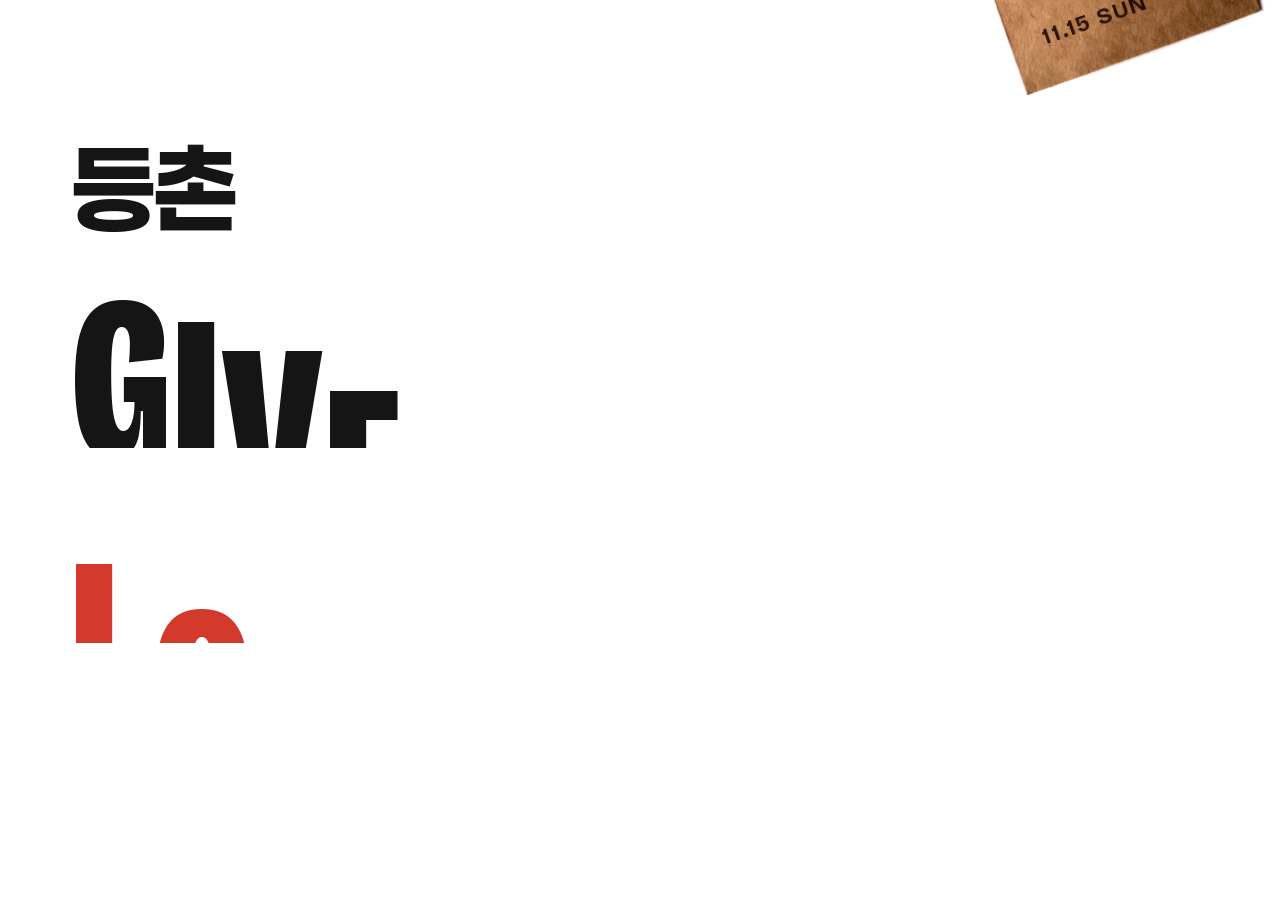
<file: v14/index.html>
<!doctype html>
<html lang="ko">
<head>
<meta charset="utf-8">
<meta name="viewport" content="width=device-width, initial-scale=1, viewport-fit=cover">
<title>등촌 GIVE LOVE | 11월 15일 새생명축제</title>
<meta name="description" content="등촌교회 2청년회가 11월 15일 주일 오후 2시 30분, 등촌교회 본당에서 열리는 새생명축제에 초대합니다. 교회가 처음이어도, 오랜만이어도 괜찮아요.">
<meta name="theme-color" content="#ffffff">
<meta property="og:type" content="website">
<meta property="og:site_name" content="등촌 GIVE LOVE">
<meta property="og:title" content="등촌 GIVE LOVE · 새생명축제에 초대합니다">
<meta property="og:description" content="11.15 주일 오후 2:30 · 등촌교회 본당. 당신의 자리가 있어요.">
<meta property="og:image" content="https://prayer0420.github.io/deungchon-give-love/assets/img/og.jpg">
<meta property="og:image:width" content="1200">
<meta property="og:image:height" content="630">
<meta property="og:url" content="https://prayer0420.github.io/deungchon-give-love/">
<meta name="twitter:card" content="summary_large_image">
<link rel="icon" type="image/png" href="assets/img/favicon.png">
<link rel="apple-touch-icon" href="assets/img/touch-icon.png">
<link rel="preload" as="font" type="font/woff2" href="assets/fonts/bricolage.woff2" crossorigin>
<link rel="preload" as="font" type="font/woff2" href="assets/fonts/paperlogy-800.woff2" crossorigin>
<link rel="preload" as="image" href="assets/img/tag-hang.webp" type="image/webp">
<link rel="stylesheet" href="assets/css/app.css?v=15">
<script>
(function () {
  var d = document.documentElement;
  d.classList.add('js', 'deck');
  if (window.matchMedia('(prefers-reduced-motion: reduce)').matches) d.classList.add('calm');
  window.setTimeout(function () { if (!d.classList.contains('ready')) d.classList.remove('deck'); }, 4000);
})();
</script>
<script defer src="assets/js/gsap.min.js"></script>
<script defer src="assets/js/app.js?v=15"></script>
</head>
<body>
<div class="stage" id="stage">
  <div class="rail" aria-hidden="true"><i id="railFill"></i></div>
  <header class="bar">
    <p class="bar-k">등촌교회 2청년회</p>
    <div class="bar-r">
      <p class="count" aria-hidden="true"><b id="cNow">01</b><span>/ 07</span></p>
      <button class="ib" id="menuBtn" type="button" aria-expanded="false" aria-controls="menu" aria-label="목차 열기"><svg class="ic" viewBox="0 0 256 256" aria-hidden="true" focusable="false"><path fill="currentColor" d="M224,128a8,8,0,0,1-8,8H40a8,8,0,0,1,0-16H216A8,8,0,0,1,224,128ZM40,72H216a8,8,0,0,0,0-16H40a8,8,0,0,0,0,16ZM216,184H40a8,8,0,0,0,0,16H216a8,8,0,0,0,0-16Z"/></svg></button>
      <button class="ib" id="bgmBtn" type="button" aria-pressed="false" aria-label="배경음악 켜기"><svg class="ic" viewBox="0 0 256 256" aria-hidden="true" focusable="false"><path fill="currentColor" d="M212.92,17.69a8,8,0,0,0-6.86-1.45l-128,32A8,8,0,0,0,72,56V166.08A36,36,0,1,0,88,196V110.25l112-28v51.83A36,36,0,1,0,216,164V24A8,8,0,0,0,212.92,17.69ZM52,216a20,20,0,1,1,20-20A20,20,0,0,1,52,216ZM88,93.75V62.25l112-28v31.5ZM180,184a20,20,0,1,1,20-20A20,20,0,0,1,180,184Z"/></svg><span class="eq" aria-hidden="true"><i></i><i></i><i></i></span></button>
    </div>
  </header>

  <div class="vis" aria-hidden="true">
    <div class="hang" id="hang">
      <div class="hang-move" id="hangMove"><div class="hang-drop" id="hangDrop"><div class="hang-kick" id="hangKick"><div class="hang-swing" id="hangSwing">
        <i class="hang-string"></i>
        <div class="tag" id="tag">
          <img src="assets/img/tag-hang.webp" width="440" height="899" alt="" fetchpriority="high" decoding="async">
          <p class="ink" id="ink"><span class="ink-a" id="inkA">GIVE LOVE</span><span class="ink-b" id="inkB">당신의<br>자리가<br>있어요</span><span class="ink-c" id="inkC">11.15 SUN</span></p>
        </div>
      </div></div></div></div>
    </div>
    <figure class="obj"><img src="assets/img/fx-mime.webp" width="400" height="383" alt="" decoding="async"></figure>
    <figure class="obj"><img src="assets/img/fx-drum.webp" width="400" height="396" alt="" decoding="async"></figure>
    <figure class="obj"><img src="assets/img/fx-gift.webp" width="301" height="400" alt="" decoding="async"></figure>
  </div>

  <main class="scenes" id="scenes">
    <section class="sc sc-cover" id="s-cover" aria-label="표지">
      <div class="sc-in">
        <h1 class="cv-title"><span class="sr">등촌 GIVE LOVE</span><span class="ln cv-ko" aria-hidden="true"><span>등촌</span></span><span class="ln cv-en cv-give" aria-hidden="true"><span class="w"><span class="c">G</span><span class="c">I</span><span class="c">V</span><span class="c">E</span></span></span><span class="ln cv-en cv-love" aria-hidden="true"><span class="w"><span class="c">L</span><span class="c">O</span><span class="c">V</span><span class="c">E</span></span></span></h1>
        <div class="cv-info">
          <p class="ln cv-name"><span>새생명축제</span></p>
          <p class="ln cv-date"><span><b>2026.11.15</b><em>주일</em></span></p>
          <p class="fd cv-place">오후 2:30 · 등촌교회 본당</p>
        </div>
      </div>
    </section>

    <section class="sc sc-invite" id="s-invite" aria-label="초대합니다">
      <div class="sc-in">
        <h2 class="h-serif"><span class="ln"><span>찬 바람이 불기 시작하는 11월,</span></span><span class="ln"><span>등촌교회 2청년회가</span></span><span class="ln"><span>당신을 새생명축제에</span></span><span class="ln"><span>초대합니다.</span></span></h2>
        <p class="p fd">교회가 처음이어도, 오랜만이어도 괜찮아요. 편한 마음으로 오세요.</p>
        <p class="sign fd">등촌교회 2청년회 드림</p>
      </div>
    </section>

    <section class="sc sc-about" id="s-about" aria-label="새생명축제">
      <div class="sc-in">
        <h2 class="h h-big"><span class="ln"><span>새생명축제</span></span></h2>
        <p class="p p-lg fd">등촌교회가 해마다 11월에 여는 잔치예요. 교회 문턱을 낮추고, 처음 오는 이웃을 반갑게 맞는 날이에요.</p>
      </div>
    </section>

    <section class="sc sc-when" id="s-when" aria-label="날짜와 시간">
      <div class="sc-in">
        <p class="when-d ln"><span>11.15</span></p>
        <p class="when-t ln"><span>주일 오후 2:30</span></p>
        <p class="when-c fd" id="ddTxt">2026년 11월 15일 주일 오후 2시 30분</p>
        <div class="acts fd"><a class="btn" id="calBtn" href="assets/new-life.ics" download="new-life.ics" data-gcal="https://calendar.google.com/calendar/render?action=TEMPLATE&text=%EB%93%B1%EC%B4%8C%EA%B5%90%ED%9A%8C%20%EC%83%88%EC%83%9D%EB%AA%85%EC%B6%95%EC%A0%9C&dates=20261115T053000Z/20261115T073000Z&location=%EB%93%B1%EC%B4%8C%EA%B5%90%ED%9A%8C%20%EB%B3%B8%EB%8B%B9%20(%EC%84%9C%EC%9A%B8%20%EC%96%91%EC%B2%9C%EA%B5%AC%20%EB%AA%A9%EB%8F%99%EC%A4%91%EC%95%99%EB%B6%81%EB%A1%9C8%EA%B8%B8%2049)&details=%EB%93%B1%EC%B4%8C%EA%B5%90%ED%9A%8C%202%EC%B2%AD%EB%85%84%ED%9A%8C%EA%B0%80%20%EC%B4%88%EB%8C%80%ED%95%98%EB%8A%94%20%EC%83%88%EC%83%9D%EB%AA%85%EC%B6%95%EC%A0%9C%EC%98%88%EC%9A%94.%20%EC%98%A4%ED%9B%84%202%EC%8B%9C%2030%EB%B6%84%EC%97%90%20%EC%8B%9C%EC%9E%91%ED%95%B4%EC%9A%94.%20https%3A%2F%2Fprayer0420.github.io%2Fdeungchon-give-love%2F"><svg class="ic" viewBox="0 0 256 256" aria-hidden="true" focusable="false"><path fill="currentColor" d="M208,32H184V24a8,8,0,0,0-16,0v8H88V24a8,8,0,0,0-16,0v8H48A16,16,0,0,0,32,48V208a16,16,0,0,0,16,16H208a16,16,0,0,0,16-16V48A16,16,0,0,0,208,32ZM72,48v8a8,8,0,0,0,16,0V48h80v8a8,8,0,0,0,16,0V48h24V80H48V48ZM208,208H48V96H208V208Zm-48-56a8,8,0,0,1-8,8H136v16a8,8,0,0,1-16,0V160H104a8,8,0,0,1,0-16h16V128a8,8,0,0,1,16,0v16h16A8,8,0,0,1,160,152Z"/></svg><span>캘린더에 저장</span></a></div>
      </div>
    </section>

    <section class="sc sc-prog" id="s-prog" aria-label="프로그램">
      <div class="sc-in">
        <p class="prog-k fd">축제에서 만나요</p>
        <div class="items">
          <div class="it"><p class="it-n ln"><span>01<i>/ 03</i></span></p><h3 class="it-t ln"><span>무언극</span></h3><p class="it-p fd">말 없이 몸짓으로 전하는 이야기</p></div>
          <div class="it"><p class="it-n ln"><span>02<i>/ 03</i></span></p><h3 class="it-t ln"><span>난타</span></h3><p class="it-p fd">힘차게 두드리는 리듬 공연</p></div>
          <div class="it"><p class="it-n ln"><span>03<i>/ 03</i></span></p><h3 class="it-t ln"><span>웰컴키트</span></h3><p class="it-p fd">처음 온 분께 드리는 작은 선물</p></div>
        </div>
      </div>
    </section>

    <section class="sc sc-place" id="s-place" aria-label="오시는 길">
      <div class="sc-in">
        <h2 class="h h-big"><span class="ln"><span>등촌교회 본당</span></span></h2>
        <p class="addr fd"><span>서울 양천구 목동중앙북로8길 49</span><button class="chip" type="button" data-copy="서울 양천구 목동중앙북로8길 49"><svg class="ic" viewBox="0 0 256 256" aria-hidden="true" focusable="false"><path fill="currentColor" d="M165.66,90.34a8,8,0,0,1,0,11.32l-64,64a8,8,0,0,1-11.32-11.32l64-64A8,8,0,0,1,165.66,90.34ZM215.6,40.4a56,56,0,0,0-79.2,0L106.34,70.45a8,8,0,0,0,11.32,11.32l30.06-30a40,40,0,0,1,56.57,56.56l-30.07,30.06a8,8,0,0,0,11.31,11.32L215.6,119.6a56,56,0,0,0,0-79.2ZM138.34,174.22l-30.06,30.06a40,40,0,1,1-56.56-56.57l30.05-30.05a8,8,0,0,0-11.32-11.32L40.4,136.4a56,56,0,0,0,79.2,79.2l30.06-30.07a8,8,0,0,0-11.32-11.31Z"/></svg><span>주소 복사</span></button></p>
        <div class="acts fd"><a class="btn" href="https://map.naver.com/p/search/%EC%84%9C%EC%9A%B8%20%EC%96%91%EC%B2%9C%EA%B5%AC%20%EB%AA%A9%EB%8F%99%EC%A4%91%EC%95%99%EB%B6%81%EB%A1%9C8%EA%B8%B8%2049" target="_blank" rel="noopener"><span>네이버 지도</span><svg class="ic" viewBox="0 0 256 256" aria-hidden="true" focusable="false"><path fill="currentColor" d="M200,64V168a8,8,0,0,1-16,0V83.31L69.66,197.66a8,8,0,0,1-11.32-11.32L172.69,72H88a8,8,0,0,1,0-16H192A8,8,0,0,1,200,64Z"/></svg></a><a class="btn" href="https://map.kakao.com/link/search/%EC%84%9C%EC%9A%B8%20%EC%96%91%EC%B2%9C%EA%B5%AC%20%EB%AA%A9%EB%8F%99%EC%A4%91%EC%95%99%EB%B6%81%EB%A1%9C8%EA%B8%B8%2049" target="_blank" rel="noopener"><span>카카오맵</span><svg class="ic" viewBox="0 0 256 256" aria-hidden="true" focusable="false"><path fill="currentColor" d="M200,64V168a8,8,0,0,1-16,0V83.31L69.66,197.66a8,8,0,0,1-11.32-11.32L172.69,72H88a8,8,0,0,1,0-16H192A8,8,0,0,1,200,64Z"/></svg></a></div>
        <p class="note fd">2청년회는 27세 이상 미혼 청년들의 공동체예요. 매주 주일 오후 2시 30분, 본당에서 예배해요.</p>
      </div>
    </section>

    <section class="sc sc-final" id="s-final" aria-label="함께 가요">
      <div class="sc-in">
        <h2 class="h h-fin"><span class="ln"><span>당신이 오면</span></span><span class="ln"><span>완성돼요</span></span></h2>
        <p class="p fd" id="goTxt">11월 15일 주일 오후 2시 30분, 본당에서 기다릴게요.</p>
        <div class="acts fd"><button class="btn btn-solid" id="goBtn" type="button"><span>갈게요</span></button><button class="btn" id="shareBtn" type="button"><svg class="ic" viewBox="0 0 256 256" aria-hidden="true" focusable="false"><path fill="currentColor" d="M176,160a39.89,39.89,0,0,0-28.62,12.09l-46.1-29.63a39.8,39.8,0,0,0,0-28.92l46.1-29.63a40,40,0,1,0-8.66-13.45l-46.1,29.63a40,40,0,1,0,0,55.82l46.1,29.63A40,40,0,1,0,176,160Zm0-128a24,24,0,1,1-24,24A24,24,0,0,1,176,32ZM64,152a24,24,0,1,1,24-24A24,24,0,0,1,64,152Zm112,72a24,24,0,1,1,24-24A24,24,0,0,1,176,224Z"/></svg><span>초대장 보내기</span></button></div>
      </div>
    </section>
  </main>

  <div class="ctrl">
    <p class="ctrl-hint" id="hint">화면을 위로 넘기면 다음 장면이 나와요</p>
    <button class="next" id="nextBtn" type="button" aria-label="다음 장면으로"><span id="nextLabel">초대장 열기</span><svg class="ic" viewBox="0 0 256 256" aria-hidden="true" focusable="false"><path fill="currentColor" d="M205.66,149.66l-72,72a8,8,0,0,1-11.32,0l-72-72a8,8,0,0,1,11.32-11.32L120,196.69V40a8,8,0,0,1,16,0V196.69l58.34-58.35a8,8,0,0,1,11.32,11.32Z"/></svg></button>
  </div>
</div>

<nav class="menu" id="menu" aria-label="목차" hidden>
  <div class="menu-in">
    <div class="menu-top"><p class="menu-k">목차</p><button class="menu-x" id="menuX" type="button" aria-label="목차 닫기"><svg class="ic" viewBox="0 0 256 256" aria-hidden="true" focusable="false"><path fill="currentColor" d="M205.66,194.34a8,8,0,0,1-11.32,11.32L128,139.31,61.66,205.66a8,8,0,0,1-11.32-11.32L116.69,128,50.34,61.66A8,8,0,0,1,61.66,50.34L128,116.69l66.34-66.35a8,8,0,0,1,11.32,11.32L139.31,128Z"/></svg></button></div>
    <ol class="menu-list">
      <li><a href="#s-cover" data-step="0"><span class="mn">01</span><b>표지</b><small>등촌 GIVE LOVE</small></a></li>
      <li><a href="#s-invite" data-step="1"><span class="mn">02</span><b>초대</b><small>2청년회가 보내는 편지</small></a></li>
      <li><a href="#s-about" data-step="2"><span class="mn">03</span><b>새생명축제</b><small>어떤 날인가요</small></a></li>
      <li><a href="#s-when" data-step="3"><span class="mn">04</span><b>날짜</b><small>11월 15일 주일 오후 2:30</small></a></li>
      <li><a href="#s-prog" data-step="4"><span class="mn">05</span><b>프로그램</b><small>무언극 · 난타 · 웰컴키트</small></a></li>
      <li><a href="#s-place" data-step="7"><span class="mn">06</span><b>오시는 길</b><small>등촌교회 본당</small></a></li>
      <li><a href="#s-final" data-step="8"><span class="mn">07</span><b>함께 가요</b><small>초대장 보내기</small></a></li>
    </ol>
    <p class="menu-foot">주최 등촌교회 2청년회 · <a href="https://www.deungchon.org" target="_blank" rel="noopener">등촌교회 홈페이지</a></p>
  </div>
</nav>
<div class="toast" id="toast" role="status" aria-live="polite"></div>
<p class="sr" id="live" aria-live="polite"></p>
<audio id="bgm" loop preload="none" src="assets/audio/bgm.m4a"></audio>
</body>
</html>
</file>
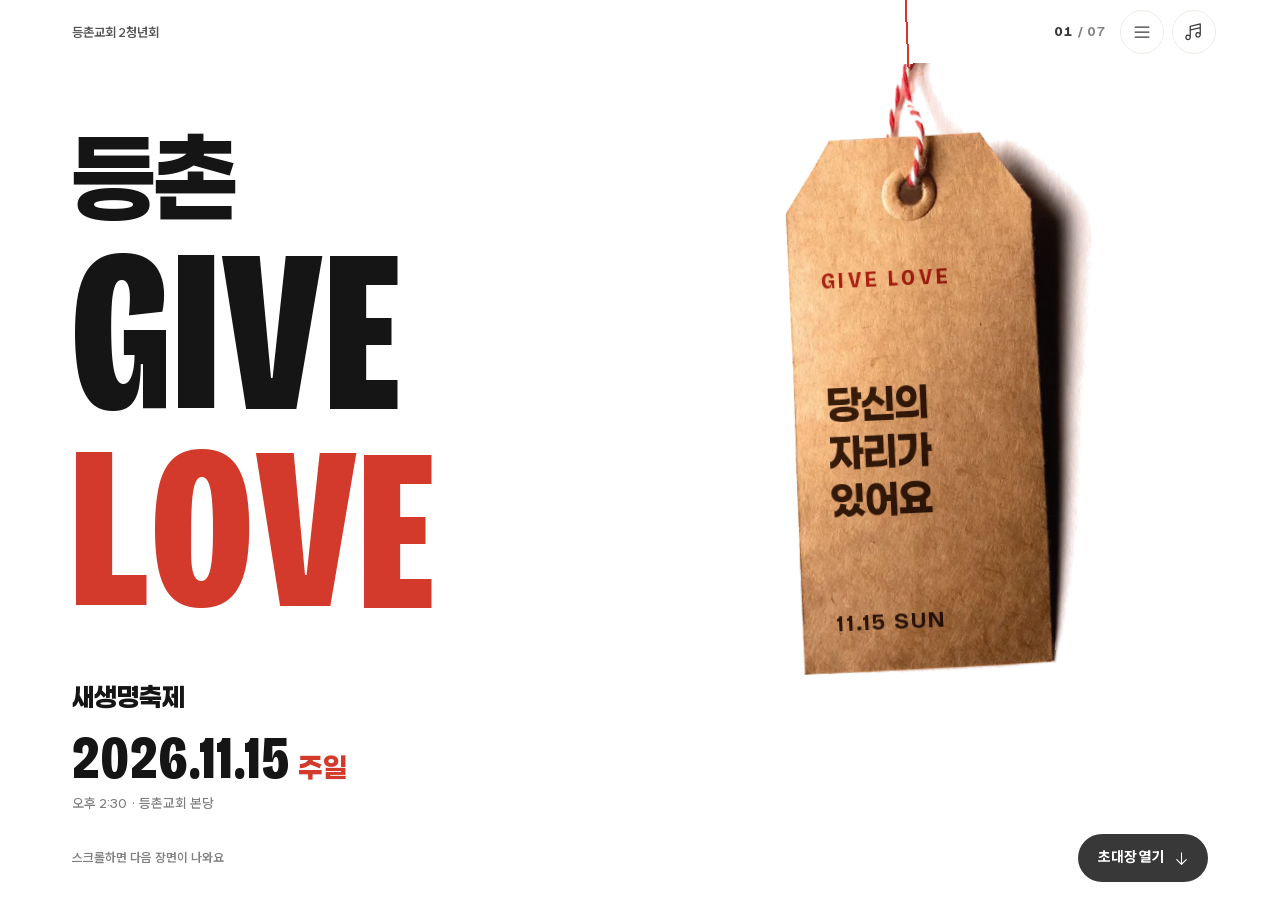
<file: v15/index.html>
<!doctype html>
<html lang="ko">
<head>
<meta charset="utf-8">
<meta name="viewport" content="width=device-width, initial-scale=1, viewport-fit=cover">
<title>등촌 GIVE LOVE | 11월 15일 새생명축제</title>
<meta name="description" content="등촌교회 2청년회가 11월 15일 주일 오후 2시 30분, 등촌교회 본당에서 열리는 새생명축제에 초대합니다. 교회가 처음이어도, 오랜만이어도 괜찮아요.">
<meta name="theme-color" content="#ffffff">
<meta property="og:type" content="website">
<meta property="og:site_name" content="등촌 GIVE LOVE">
<meta property="og:title" content="등촌 GIVE LOVE · 새생명축제에 초대합니다">
<meta property="og:description" content="11.15 주일 오후 2:30 · 등촌교회 본당. 당신의 자리가 있어요.">
<meta property="og:image" content="https://prayer0420.github.io/deungchon-give-love/assets/img/og.jpg">
<meta property="og:image:width" content="1200">
<meta property="og:image:height" content="630">
<meta property="og:url" content="https://prayer0420.github.io/deungchon-give-love/">
<meta name="twitter:card" content="summary_large_image">
<link rel="icon" type="image/png" href="assets/img/favicon.png">
<link rel="apple-touch-icon" href="assets/img/touch-icon.png">
<link rel="preload" as="font" type="font/woff2" href="assets/fonts/bricolage.woff2" crossorigin>
<link rel="preload" as="font" type="font/woff2" href="assets/fonts/paperlogy-800.woff2" crossorigin>
<link rel="preload" as="image" href="assets/img/tag-hang.webp" type="image/webp">
<link rel="stylesheet" href="assets/css/app.css?v=16">
<script>
(function () {
  var d = document.documentElement;
  d.classList.add('js', 'deck');
  if (window.matchMedia('(prefers-reduced-motion: reduce)').matches) d.classList.add('calm');
  window.setTimeout(function () { if (!d.classList.contains('ready')) d.classList.remove('deck'); }, 4000);
})();
</script>
<script defer src="assets/js/gsap.min.js"></script>
<script defer src="assets/js/app.js?v=16"></script>
</head>
<body>
<div class="stage" id="stage">
  <div class="rail" aria-hidden="true"><i id="railFill"></i></div>
  <header class="bar">
    <p class="bar-k">등촌교회 2청년회</p>
    <div class="bar-r">
      <p class="count" aria-hidden="true"><b id="cNow">01</b><span>/ 07</span></p>
      <button class="ib" id="menuBtn" type="button" aria-expanded="false" aria-controls="menu" aria-label="목차 열기"><svg class="ic" viewBox="0 0 256 256" aria-hidden="true" focusable="false"><path fill="currentColor" d="M224,128a8,8,0,0,1-8,8H40a8,8,0,0,1,0-16H216A8,8,0,0,1,224,128ZM40,72H216a8,8,0,0,0,0-16H40a8,8,0,0,0,0,16ZM216,184H40a8,8,0,0,0,0,16H216a8,8,0,0,0,0-16Z"/></svg></button>
      <button class="ib" id="bgmBtn" type="button" aria-pressed="false" aria-label="배경음악 켜기"><svg class="ic" viewBox="0 0 256 256" aria-hidden="true" focusable="false"><path fill="currentColor" d="M212.92,17.69a8,8,0,0,0-6.86-1.45l-128,32A8,8,0,0,0,72,56V166.08A36,36,0,1,0,88,196V110.25l112-28v51.83A36,36,0,1,0,216,164V24A8,8,0,0,0,212.92,17.69ZM52,216a20,20,0,1,1,20-20A20,20,0,0,1,52,216ZM88,93.75V62.25l112-28v31.5ZM180,184a20,20,0,1,1,20-20A20,20,0,0,1,180,184Z"/></svg><span class="eq" aria-hidden="true"><i></i><i></i><i></i></span></button>
    </div>
  </header>

  <div class="vis" aria-hidden="true">
    <div class="hang" id="hang">
      <div class="hang-move" id="hangMove"><div class="hang-drop" id="hangDrop"><div class="hang-kick" id="hangKick"><div class="hang-wind" id="hangWind"><div class="hang-swing" id="hangSwing">
        <i class="hang-string"></i>
        <div class="tag" id="tag">
          <img src="assets/img/tag-hang.webp" width="440" height="899" alt="" fetchpriority="high" decoding="async">
          <p class="ink" id="ink"><span class="ink-a" id="inkA">GIVE LOVE</span><span class="ink-b" id="inkB">당신의<br>자리가<br>있어요</span><span class="ink-c" id="inkC">11.15 SUN</span></p>
        </div>
      </div></div></div></div></div>
    </div>
    <figure class="obj"><img src="assets/img/fx-mime.webp" width="400" height="383" alt="" decoding="async"></figure>
    <figure class="obj"><img src="assets/img/fx-drum.webp" width="400" height="396" alt="" decoding="async"></figure>
    <figure class="obj"><img src="assets/img/fx-gift.webp" width="301" height="400" alt="" decoding="async"></figure>
  </div>

  <main class="scenes" id="scenes">
    <section class="sc sc-cover" id="s-cover" aria-label="표지">
      <div class="sc-in">
        <h1 class="cv-title"><span class="sr">등촌 GIVE LOVE</span><span class="ln cv-ko" aria-hidden="true"><span>등촌</span></span><span class="ln cv-en cv-give" aria-hidden="true"><span class="w"><span class="c">G</span><span class="c">I</span><span class="c">V</span><span class="c">E</span></span></span><span class="ln cv-en cv-love" aria-hidden="true"><span class="w"><span class="c">L</span><span class="c">O</span><span class="c">V</span><span class="c">E</span></span></span></h1>
        <div class="cv-info">
          <p class="ln cv-name"><span>새생명축제</span></p>
          <p class="ln cv-date"><span><b>2026.11.15</b><em>주일</em></span></p>
          <p class="fd cv-place">오후 2:30 · 등촌교회 본당</p>
        </div>
      </div>
    </section>

    <section class="sc sc-invite" id="s-invite" aria-label="초대합니다">
      <div class="sc-in">
        <p class="lt-date ln"><span>찬 바람이 불기 시작하는 11월,</span></p>
        <h2 class="lt"><span class="ln"><span><span class="wd">등촌교회</span> <span class="wd">2청년회가</span></span></span><span class="ln"><span><span class="wd lt-you">당신을<i class="lt-u" aria-hidden="true"></i></span> <span class="wd">새생명축제에</span></span></span><span class="ln"><span><span class="wd">초대합니다.</span></span></span></h2>
        <p class="p fd">교회가 처음이어도, 오랜만이어도 괜찮아요. 편한 마음으로 오세요.</p>
        <p class="sign fd">등촌교회 2청년회 드림</p>
      </div>
    </section>

    <section class="sc sc-about" id="s-about" aria-label="새생명축제">
      <div class="sc-in">
        <div class="band" aria-hidden="true"><p class="band-t" id="bandT"><span>NEW LIFE</span><span>FESTIVAL</span><span>NEW LIFE</span><span>FESTIVAL</span><span>NEW LIFE</span><span>FESTIVAL</span><span>NEW LIFE</span><span>FESTIVAL</span></p></div>
        <h2 class="h h-big"><span class="ln"><span>새생명축제</span></span></h2>
        <p class="p p-lg fd">등촌교회가 해마다 11월에 여는 잔치예요. <span class="dim">교회 문턱을 낮추고, 처음 오는 이웃을 반갑게 맞는 날이에요.</span></p>
      </div>
    </section>

    <section class="sc sc-when" id="s-when" aria-label="날짜와 시간">
      <div class="sc-in">
        <p class="when-d ln"><span class="sr">11월 15일</span><span class="dd" aria-hidden="true"><b class="dg">1</b><b class="dg">1</b><b class="dp">.</b><b class="dg">1</b><b class="dg">5</b></span></p>
        <div class="when-info">
          <p class="when-t ln"><span>주일 오후 2:30</span></p>
          <p class="when-c fd" id="ddTxt">2026년 11월 15일 주일 오후 2시 30분</p>
          <div class="acts fd"><a class="btn" id="calBtn" href="assets/new-life.ics" download="new-life.ics" data-gcal="https://calendar.google.com/calendar/render?action=TEMPLATE&text=%EB%93%B1%EC%B4%8C%EA%B5%90%ED%9A%8C%20%EC%83%88%EC%83%9D%EB%AA%85%EC%B6%95%EC%A0%9C&dates=20261115T053000Z/20261115T073000Z&location=%EB%93%B1%EC%B4%8C%EA%B5%90%ED%9A%8C%20%EB%B3%B8%EB%8B%B9%20(%EC%84%9C%EC%9A%B8%20%EC%96%91%EC%B2%9C%EA%B5%AC%20%EB%AA%A9%EB%8F%99%EC%A4%91%EC%95%99%EB%B6%81%EB%A1%9C8%EA%B8%B8%2049)&details=%EB%93%B1%EC%B4%8C%EA%B5%90%ED%9A%8C%202%EC%B2%AD%EB%85%84%ED%9A%8C%EA%B0%80%20%EC%B4%88%EB%8C%80%ED%95%98%EB%8A%94%20%EC%83%88%EC%83%9D%EB%AA%85%EC%B6%95%EC%A0%9C%EC%98%88%EC%9A%94.%20%EC%98%A4%ED%9B%84%202%EC%8B%9C%2030%EB%B6%84%EC%97%90%20%EC%8B%9C%EC%9E%91%ED%95%B4%EC%9A%94.%20https%3A%2F%2Fprayer0420.github.io%2Fdeungchon-give-love%2F"><svg class="ic" viewBox="0 0 256 256" aria-hidden="true" focusable="false"><path fill="currentColor" d="M208,32H184V24a8,8,0,0,0-16,0v8H88V24a8,8,0,0,0-16,0v8H48A16,16,0,0,0,32,48V208a16,16,0,0,0,16,16H208a16,16,0,0,0,16-16V48A16,16,0,0,0,208,32ZM72,48v8a8,8,0,0,0,16,0V48h80v8a8,8,0,0,0,16,0V48h24V80H48V48ZM208,208H48V96H208V208Zm-48-56a8,8,0,0,1-8,8H136v16a8,8,0,0,1-16,0V160H104a8,8,0,0,1,0-16h16V128a8,8,0,0,1,16,0v16h16A8,8,0,0,1,160,152Z"/></svg><span>캘린더에 저장</span></a></div>
        </div>
      </div>
    </section>

    <section class="sc sc-prog" id="s-prog" aria-label="프로그램">
      <div class="sc-in">
        <ol class="pl fd" aria-label="프로그램 세 가지"><li aria-current="true">무언극</li><li>난타</li><li>웰컴키트</li><i class="pl-bar" aria-hidden="true"></i></ol>
        <div class="items">
          <div class="it"><h3 class="it-t ln"><span>무언극</span></h3><p class="it-p fd">말 없이 몸짓으로 전하는 이야기</p></div>
          <div class="it"><h3 class="it-t ln"><span>난타</span></h3><p class="it-p fd">힘차게 두드리는 리듬 공연</p></div>
          <div class="it"><h3 class="it-t ln"><span>웰컴키트</span></h3><p class="it-p fd">처음 온 분께 드리는 작은 선물</p></div>
        </div>
      </div>
    </section>

    <section class="sc sc-place" id="s-place" aria-label="오시는 길">
      <div class="sc-in">
        <h2 class="pc"><span class="sr">등촌교회 본당</span><span class="ln pc-a" aria-hidden="true"><span>등촌교회</span></span><span class="ln pc-b" aria-hidden="true"><span>본당</span><i class="pc-line"></i></span></h2>
        <p class="addr fd"><span>서울 양천구 목동중앙북로8길 49</span><button class="chip" type="button" data-copy="서울 양천구 목동중앙북로8길 49"><svg class="ic" viewBox="0 0 256 256" aria-hidden="true" focusable="false"><path fill="currentColor" d="M165.66,90.34a8,8,0,0,1,0,11.32l-64,64a8,8,0,0,1-11.32-11.32l64-64A8,8,0,0,1,165.66,90.34ZM215.6,40.4a56,56,0,0,0-79.2,0L106.34,70.45a8,8,0,0,0,11.32,11.32l30.06-30a40,40,0,0,1,56.57,56.56l-30.07,30.06a8,8,0,0,0,11.31,11.32L215.6,119.6a56,56,0,0,0,0-79.2ZM138.34,174.22l-30.06,30.06a40,40,0,1,1-56.56-56.57l30.05-30.05a8,8,0,0,0-11.32-11.32L40.4,136.4a56,56,0,0,0,79.2,79.2l30.06-30.07a8,8,0,0,0-11.32-11.31Z"/></svg><span>주소 복사</span></button></p>
        <div class="acts fd"><a class="btn" href="https://map.naver.com/p/search/%EC%84%9C%EC%9A%B8%20%EC%96%91%EC%B2%9C%EA%B5%AC%20%EB%AA%A9%EB%8F%99%EC%A4%91%EC%95%99%EB%B6%81%EB%A1%9C8%EA%B8%B8%2049" target="_blank" rel="noopener"><span>네이버 지도</span><svg class="ic" viewBox="0 0 256 256" aria-hidden="true" focusable="false"><path fill="currentColor" d="M200,64V168a8,8,0,0,1-16,0V83.31L69.66,197.66a8,8,0,0,1-11.32-11.32L172.69,72H88a8,8,0,0,1,0-16H192A8,8,0,0,1,200,64Z"/></svg></a><a class="btn" href="https://map.kakao.com/link/search/%EC%84%9C%EC%9A%B8%20%EC%96%91%EC%B2%9C%EA%B5%AC%20%EB%AA%A9%EB%8F%99%EC%A4%91%EC%95%99%EB%B6%81%EB%A1%9C8%EA%B8%B8%2049" target="_blank" rel="noopener"><span>카카오맵</span><svg class="ic" viewBox="0 0 256 256" aria-hidden="true" focusable="false"><path fill="currentColor" d="M200,64V168a8,8,0,0,1-16,0V83.31L69.66,197.66a8,8,0,0,1-11.32-11.32L172.69,72H88a8,8,0,0,1,0-16H192A8,8,0,0,1,200,64Z"/></svg></a></div>
        <p class="note fd">2청년회는 27세 이상 미혼 청년들의 공동체예요. 매주 주일 오후 2시 30분, 본당에서 예배해요.</p>
      </div>
    </section>

    <section class="sc sc-final" id="s-final" aria-label="함께 가요">
      <div class="sc-in">
        <h2 class="h h-fin"><span class="ln"><span>당신이 오면</span></span><span class="ln"><span>완성돼요</span></span></h2>
        <div class="fin-b">
          <p class="p fd" id="goTxt">11월&nbsp;15일&nbsp;주일 오후&nbsp;2시&nbsp;30분, 본당에서 기다릴게요.</p>
          <div class="acts fd"><button class="btn btn-solid" id="goBtn" type="button"><span>갈게요</span></button><button class="btn" id="shareBtn" type="button"><svg class="ic" viewBox="0 0 256 256" aria-hidden="true" focusable="false"><path fill="currentColor" d="M176,160a39.89,39.89,0,0,0-28.62,12.09l-46.1-29.63a39.8,39.8,0,0,0,0-28.92l46.1-29.63a40,40,0,1,0-8.66-13.45l-46.1,29.63a40,40,0,1,0,0,55.82l46.1,29.63A40,40,0,1,0,176,160Zm0-128a24,24,0,1,1-24,24A24,24,0,0,1,176,32ZM64,152a24,24,0,1,1,24-24A24,24,0,0,1,64,152Zm112,72a24,24,0,1,1,24-24A24,24,0,0,1,176,224Z"/></svg><span>초대장 보내기</span></button></div>
        </div>
      </div>
    </section>
  </main>

  <div class="ctrl">
    <p class="ctrl-hint" id="hint">화면을 위로 넘기면 다음 장면이 나와요</p>
    <button class="next" id="nextBtn" type="button" aria-label="다음 장면으로"><span id="nextLabel">초대장 열기</span><svg class="ic" viewBox="0 0 256 256" aria-hidden="true" focusable="false"><path fill="currentColor" d="M205.66,149.66l-72,72a8,8,0,0,1-11.32,0l-72-72a8,8,0,0,1,11.32-11.32L120,196.69V40a8,8,0,0,1,16,0V196.69l58.34-58.35a8,8,0,0,1,11.32,11.32Z"/></svg></button>
  </div>
</div>

<nav class="menu" id="menu" aria-label="목차" hidden>
  <div class="menu-in">
    <div class="menu-top"><p class="menu-k">목차</p><button class="menu-x" id="menuX" type="button" aria-label="목차 닫기"><svg class="ic" viewBox="0 0 256 256" aria-hidden="true" focusable="false"><path fill="currentColor" d="M205.66,194.34a8,8,0,0,1-11.32,11.32L128,139.31,61.66,205.66a8,8,0,0,1-11.32-11.32L116.69,128,50.34,61.66A8,8,0,0,1,61.66,50.34L128,116.69l66.34-66.35a8,8,0,0,1,11.32,11.32L139.31,128Z"/></svg></button></div>
    <ol class="menu-list">
      <li><a href="#s-cover" data-step="0"><span class="mn">01</span><b>표지</b><small>등촌 GIVE LOVE</small></a></li>
      <li><a href="#s-invite" data-step="1"><span class="mn">02</span><b>초대</b><small>2청년회가 보내는 편지</small></a></li>
      <li><a href="#s-about" data-step="2"><span class="mn">03</span><b>새생명축제</b><small>어떤 날인가요</small></a></li>
      <li><a href="#s-when" data-step="3"><span class="mn">04</span><b>날짜</b><small>11월 15일 주일 오후 2:30</small></a></li>
      <li><a href="#s-prog" data-step="4"><span class="mn">05</span><b>프로그램</b><small>무언극 · 난타 · 웰컴키트</small></a></li>
      <li><a href="#s-place" data-step="7"><span class="mn">06</span><b>오시는 길</b><small>등촌교회 본당</small></a></li>
      <li><a href="#s-final" data-step="8"><span class="mn">07</span><b>함께 가요</b><small>초대장 보내기</small></a></li>
    </ol>
    <p class="menu-foot">주최 등촌교회 2청년회 · <a href="https://www.deungchon.org" target="_blank" rel="noopener">등촌교회 홈페이지</a></p>
  </div>
</nav>
<div class="toast" id="toast" role="status" aria-live="polite"></div>
<p class="sr" id="live" aria-live="polite"></p>
<audio id="bgm" loop preload="none" src="assets/audio/bgm.m4a"></audio>
</body>
</html>
</file>
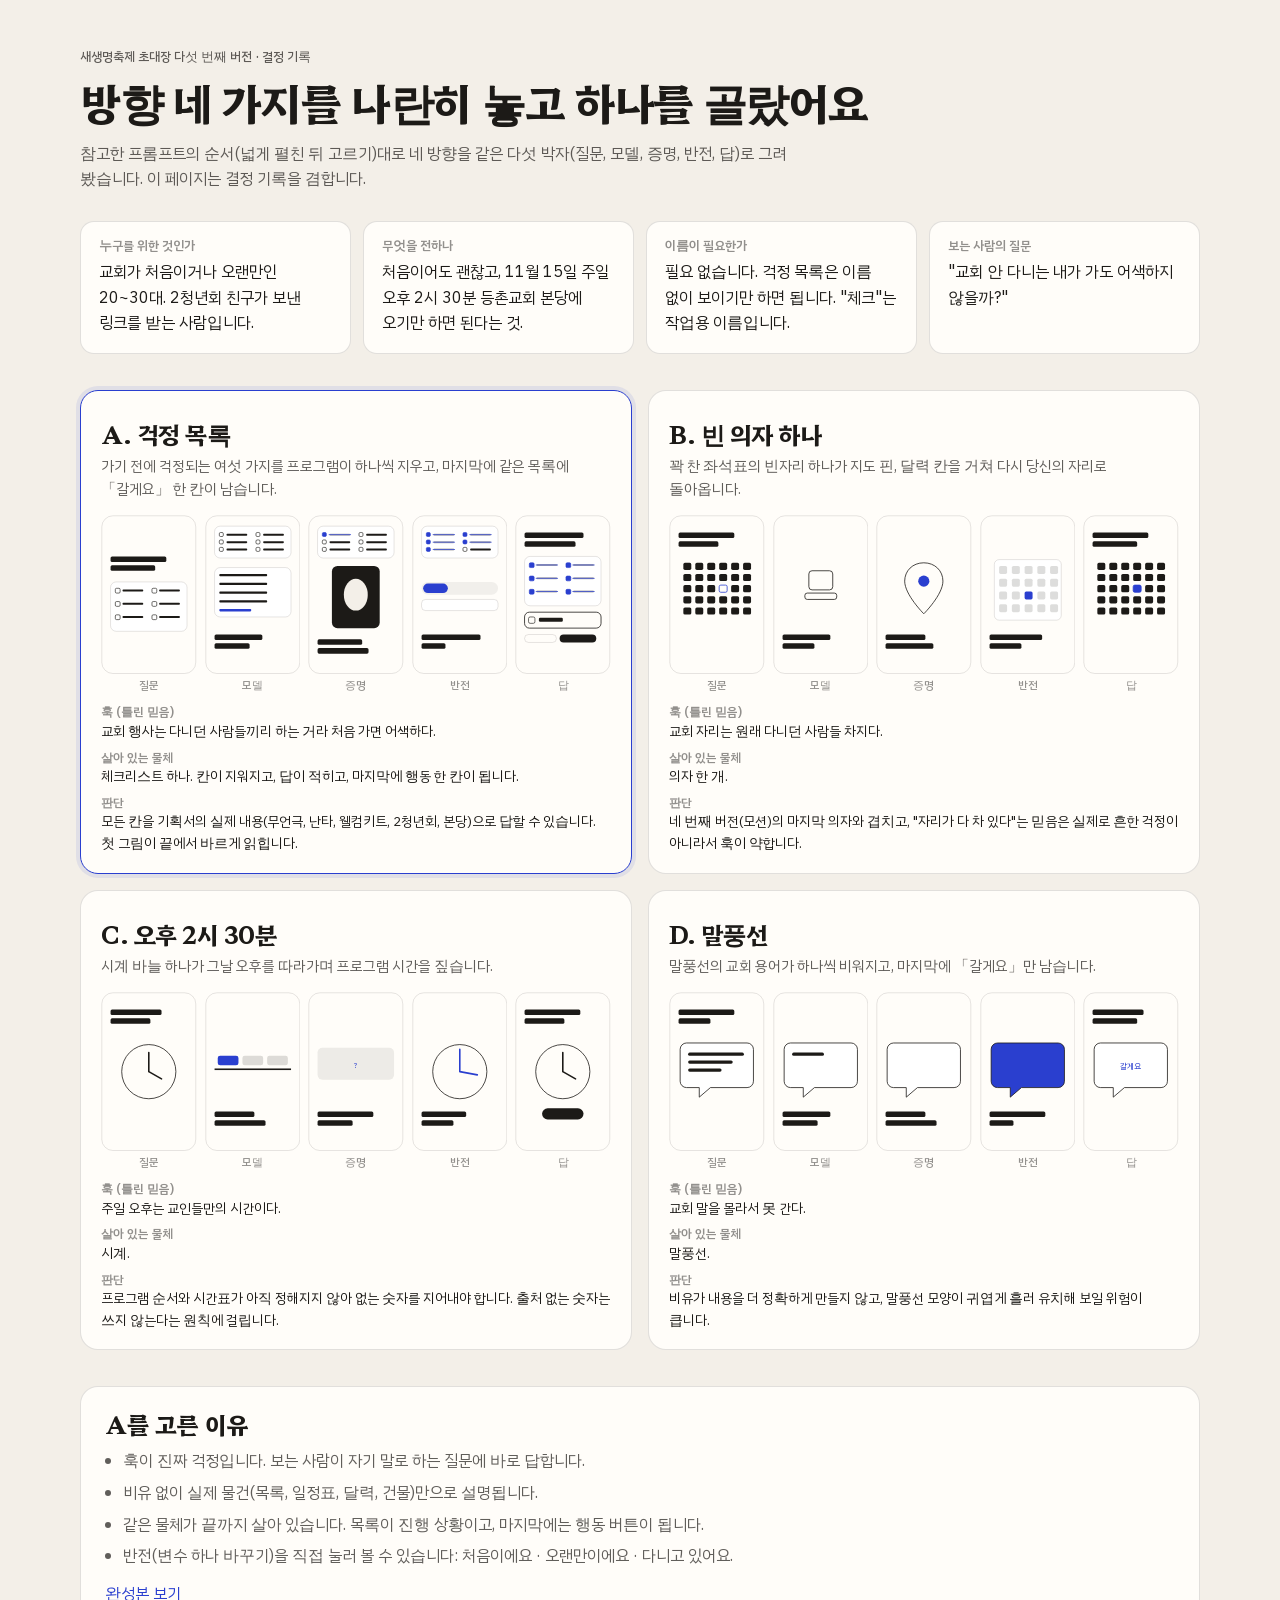
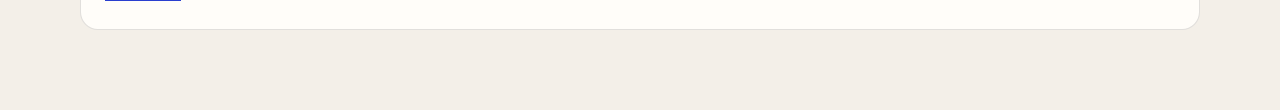
<file: check/directions.html>
<!doctype html>
<html lang="ko">
<head>
<meta charset="utf-8">
<meta name="viewport" content="width=device-width, initial-scale=1">
<title>방향 네 가지와 결정 · 새생명축제 초대장 "체크"</title>
<meta name="robots" content="noindex">
<link rel="stylesheet" href="assets/css/check.css?v=2">
<style>
body{background:var(--ground);padding:48px clamp(20px,5vw,64px) 80px}
.wrap{max-width:1120px;margin:0 auto}
.top h1{font:700 clamp(28px,4vw,44px)/1.2 var(--serif);letter-spacing:-.03em;margin:8px 0 14px}
.top p{max-width:46em;color:var(--ink2)}
.qa{display:grid;grid-template-columns:repeat(auto-fit,minmax(240px,1fr));gap:12px;margin:28px 0 36px}
.qa div{background:var(--card);border:1px solid var(--line);border-radius:14px;padding:16px 18px}
.qa b{display:block;font:600 12.5px/1.3 var(--sans);color:var(--ink3);margin-bottom:6px}
.grid{display:grid;grid-template-columns:repeat(auto-fit,minmax(min(100%,500px),1fr));gap:16px}
.dir{background:var(--card);border:1px solid var(--line);border-radius:18px;padding:20px 20px 18px}
.dir.win{border:1.5px solid var(--blue);box-shadow:0 0 0 4px var(--blue2)}
.dir .tag{font:600 12px/1 var(--sans);color:var(--ink3)}
.dir.win .tag{color:var(--blue)}
.dir h2{font:700 24px/1.25 var(--serif);letter-spacing:-.02em;margin:8px 0 6px}
.dir .idea{color:var(--ink2);font-size:14.5px;margin-bottom:14px}
.sb{display:grid;grid-template-columns:repeat(5,1fr);gap:8px;margin-bottom:14px}
.sb figure svg{display:block;width:100%;height:auto}
.sb figcaption{font:500 11px/1 var(--sans);color:var(--ink3);text-align:center;margin-top:6px}
.dir dl{display:grid;gap:8px;font-size:13.5px}
.dir dt{font:600 12px/1.3 var(--sans);color:var(--ink3)}
.dir dd{color:var(--ink)}
.dec{margin-top:36px;background:var(--card);border:1px solid var(--line);border-radius:18px;padding:22px 24px}
.dec h2{font:700 24px/1.25 var(--serif);margin-bottom:10px}
.dec li{margin:6px 0 0 18px;color:var(--ink2)}
.dec a{color:var(--blue)}
</style>
</head>
<body>
<div class="wrap">
  <header class="top">
    <p class="eyebrow">새생명축제 초대장 다섯 번째 버전 · 결정 기록</p>
    <h1>방향 네 가지를 나란히 놓고 하나를 골랐어요</h1>
    <p>참고한 프롬프트의 순서(넓게 펼친 뒤 고르기)대로 네 방향을 같은 다섯 박자(질문, 모델, 증명, 반전, 답)로 그려 봤습니다. 이 페이지는 결정 기록을 겸합니다.</p>
  </header>
  <section class="qa" aria-label="디자인 전에 먼저 답한 질문">
    <div><b>누구를 위한 것인가</b>교회가 처음이거나 오랜만인 20~30대. 2청년회 친구가 보낸 링크를 받는 사람입니다.</div>
    <div><b>무엇을 전하나</b>처음이어도 괜찮고, 11월 15일 주일 오후 2시 30분 등촌교회 본당에 오기만 하면 된다는 것.</div>
    <div><b>이름이 필요한가</b>필요 없습니다. 걱정 목록은 이름 없이 보이기만 하면 됩니다. "체크"는 작업용 이름입니다.</div>
    <div><b>보는 사람의 질문</b>"교회 안 다니는 내가 가도 어색하지 않을까?"</div>
  </section>
  <div class="grid">
    <article class="dir win"><p class="tag">선택</p><h2>A. 걱정 목록</h2><p class="idea">가기 전에 걱정되는 여섯 가지를 프로그램이 하나씩 지우고, 마지막에 같은 목록에 「갈게요」 한 칸이 남습니다.</p><div class="sb"><figure><svg viewBox="0 0 120 200" aria-hidden="true"><rect x="1" y="1" width="118" height="198" rx="14" fill="#fffdf9" stroke="rgba(28,26,23,.14)"/><rect x="12" y="52" width="70" height="7" rx="2" fill="#1c1a17"/><rect x="12" y="63" width="56" height="7" rx="2" fill="#1c1a17"/><rect x="12" y="84" width="96" height="62" rx="7" fill="#fff" stroke="rgba(28,26,23,.14)"/><rect x="18" y="92" width="6" height="6" rx="1.5" fill="none" stroke="#1c1a17" stroke-width=".8"/><rect x="27" y="93.5" width="26" height="2.5" rx="1" fill="#1c1a17"/><rect x="64" y="92" width="6" height="6" rx="1.5" fill="none" stroke="#1c1a17" stroke-width=".8"/><rect x="73" y="93.5" width="26" height="2.5" rx="1" fill="#1c1a17"/><rect x="18" y="108.66666666666667" width="6" height="6" rx="1.5" fill="none" stroke="#1c1a17" stroke-width=".8"/><rect x="27" y="110.16666666666667" width="26" height="2.5" rx="1" fill="#1c1a17"/><rect x="64" y="108.66666666666667" width="6" height="6" rx="1.5" fill="none" stroke="#1c1a17" stroke-width=".8"/><rect x="73" y="110.16666666666667" width="26" height="2.5" rx="1" fill="#1c1a17"/><rect x="18" y="125.33333333333334" width="6" height="6" rx="1.5" fill="none" stroke="#1c1a17" stroke-width=".8"/><rect x="27" y="126.83333333333334" width="26" height="2.5" rx="1" fill="#1c1a17"/><rect x="64" y="125.33333333333334" width="6" height="6" rx="1.5" fill="none" stroke="#1c1a17" stroke-width=".8"/><rect x="73" y="126.83333333333334" width="26" height="2.5" rx="1" fill="#1c1a17"/></svg><figcaption>질문</figcaption></figure><figure><svg viewBox="0 0 120 200" aria-hidden="true"><rect x="1" y="1" width="118" height="198" rx="14" fill="#fffdf9" stroke="rgba(28,26,23,.14)"/><rect x="12" y="14" width="96" height="40" rx="7" fill="#fff" stroke="rgba(28,26,23,.14)"/><rect x="18" y="22" width="5" height="5" rx="1.5" fill="none" stroke="#1c1a17" stroke-width=".8"/><rect x="27" y="23.5" width="26" height="2.5" rx="1" fill="#1c1a17"/><rect x="64" y="22" width="5" height="5" rx="1.5" fill="none" stroke="#1c1a17" stroke-width=".8"/><rect x="73" y="23.5" width="26" height="2.5" rx="1" fill="#1c1a17"/><rect x="18" y="31.333333333333336" width="5" height="5" rx="1.5" fill="none" stroke="#1c1a17" stroke-width=".8"/><rect x="27" y="32.833333333333336" width="26" height="2.5" rx="1" fill="#1c1a17"/><rect x="64" y="31.333333333333336" width="5" height="5" rx="1.5" fill="none" stroke="#1c1a17" stroke-width=".8"/><rect x="73" y="32.833333333333336" width="26" height="2.5" rx="1" fill="#1c1a17"/><rect x="18" y="40.66666666666667" width="5" height="5" rx="1.5" fill="none" stroke="#1c1a17" stroke-width=".8"/><rect x="27" y="42.16666666666667" width="26" height="2.5" rx="1" fill="#1c1a17"/><rect x="64" y="40.66666666666667" width="5" height="5" rx="1.5" fill="none" stroke="#1c1a17" stroke-width=".8"/><rect x="73" y="42.16666666666667" width="26" height="2.5" rx="1" fill="#1c1a17"/><rect x="12" y="66" width="96" height="62" rx="7" fill="#fff" stroke="rgba(28,26,23,.14)"/><rect x="18" y="74" width="60" height="3" rx="1" fill="#1c1a17"/><rect x="18" y="85" width="60" height="3" rx="1" fill="#1c1a17"/><rect x="18" y="96" width="60" height="3" rx="1" fill="#1c1a17"/><rect x="18" y="107" width="60" height="3" rx="1" fill="#1c1a17"/><rect x="18" y="118" width="40" height="3" rx="1" fill="#2a3fcf"/><rect x="12" y="150" width="60" height="7" rx="2" fill="#1c1a17"/><rect x="12" y="161" width="44" height="7" rx="2" fill="#1c1a17"/></svg><figcaption>모델</figcaption></figure><figure><svg viewBox="0 0 120 200" aria-hidden="true"><rect x="1" y="1" width="118" height="198" rx="14" fill="#fffdf9" stroke="rgba(28,26,23,.14)"/><rect x="12" y="14" width="96" height="40" rx="7" fill="#fff" stroke="rgba(28,26,23,.14)"/><rect x="18" y="22" width="5" height="5" rx="1.5" fill="#2a3fcf" stroke="#2a3fcf" stroke-width=".8"/><rect x="27" y="23.5" width="26" height="2.5" rx="1" fill="rgba(28,26,23,.35)"/><rect x="26" y="24.3" width="28" height=".9" fill="#2a3fcf"/><rect x="64" y="22" width="5" height="5" rx="1.5" fill="none" stroke="#1c1a17" stroke-width=".8"/><rect x="73" y="23.5" width="26" height="2.5" rx="1" fill="#1c1a17"/><rect x="18" y="31.333333333333336" width="5" height="5" rx="1.5" fill="none" stroke="#1c1a17" stroke-width=".8"/><rect x="27" y="32.833333333333336" width="26" height="2.5" rx="1" fill="#1c1a17"/><rect x="64" y="31.333333333333336" width="5" height="5" rx="1.5" fill="none" stroke="#1c1a17" stroke-width=".8"/><rect x="73" y="32.833333333333336" width="26" height="2.5" rx="1" fill="#1c1a17"/><rect x="18" y="40.66666666666667" width="5" height="5" rx="1.5" fill="none" stroke="#1c1a17" stroke-width=".8"/><rect x="27" y="42.16666666666667" width="26" height="2.5" rx="1" fill="#1c1a17"/><rect x="64" y="40.66666666666667" width="5" height="5" rx="1.5" fill="none" stroke="#1c1a17" stroke-width=".8"/><rect x="73" y="42.16666666666667" width="26" height="2.5" rx="1" fill="#1c1a17"/><rect x="30" y="64" width="60" height="78" rx="7" fill="#1c1a17"/><ellipse cx="60" cy="100" rx="15" ry="20" fill="#f3efe8"/><rect x="12" y="156" width="56" height="7" rx="2" fill="#1c1a17"/><rect x="12" y="167" width="64" height="7" rx="2" fill="#1c1a17"/></svg><figcaption>증명</figcaption></figure><figure><svg viewBox="0 0 120 200" aria-hidden="true"><rect x="1" y="1" width="118" height="198" rx="14" fill="#fffdf9" stroke="rgba(28,26,23,.14)"/><rect x="12" y="14" width="96" height="40" rx="7" fill="#fff" stroke="rgba(28,26,23,.14)"/><rect x="18" y="22" width="5" height="5" rx="1.5" fill="#2a3fcf" stroke="#2a3fcf" stroke-width=".8"/><rect x="27" y="23.5" width="26" height="2.5" rx="1" fill="rgba(28,26,23,.35)"/><rect x="26" y="24.3" width="28" height=".9" fill="#2a3fcf"/><rect x="64" y="22" width="5" height="5" rx="1.5" fill="#2a3fcf" stroke="#2a3fcf" stroke-width=".8"/><rect x="73" y="23.5" width="26" height="2.5" rx="1" fill="rgba(28,26,23,.35)"/><rect x="72" y="24.3" width="28" height=".9" fill="#2a3fcf"/><rect x="18" y="31.333333333333336" width="5" height="5" rx="1.5" fill="#2a3fcf" stroke="#2a3fcf" stroke-width=".8"/><rect x="27" y="32.833333333333336" width="26" height="2.5" rx="1" fill="rgba(28,26,23,.35)"/><rect x="26" y="33.63333333333333" width="28" height=".9" fill="#2a3fcf"/><rect x="64" y="31.333333333333336" width="5" height="5" rx="1.5" fill="#2a3fcf" stroke="#2a3fcf" stroke-width=".8"/><rect x="73" y="32.833333333333336" width="26" height="2.5" rx="1" fill="rgba(28,26,23,.35)"/><rect x="72" y="33.63333333333333" width="28" height=".9" fill="#2a3fcf"/><rect x="18" y="40.66666666666667" width="5" height="5" rx="1.5" fill="#2a3fcf" stroke="#2a3fcf" stroke-width=".8"/><rect x="27" y="42.16666666666667" width="26" height="2.5" rx="1" fill="rgba(28,26,23,.35)"/><rect x="26" y="42.96666666666667" width="28" height=".9" fill="#2a3fcf"/><rect x="64" y="40.66666666666667" width="5" height="5" rx="1.5" fill="none" stroke="#1c1a17" stroke-width=".8"/><rect x="73" y="42.16666666666667" width="26" height="2.5" rx="1" fill="#1c1a17"/><rect x="12" y="84" width="96" height="16" rx="8" fill="rgba(28,26,23,.06)"/><rect x="14" y="86" width="31" height="12" rx="6" fill="#2a3fcf"/><rect x="12" y="106" width="96" height="14" rx="5" fill="#fff" stroke="rgba(28,26,23,.14)"/><rect x="12" y="150" width="74" height="7" rx="2" fill="#1c1a17"/><rect x="12" y="161" width="30" height="7" rx="2" fill="#1c1a17"/></svg><figcaption>반전</figcaption></figure><figure><svg viewBox="0 0 120 200" aria-hidden="true"><rect x="1" y="1" width="118" height="198" rx="14" fill="#fffdf9" stroke="rgba(28,26,23,.14)"/><rect x="12" y="22" width="74" height="7" rx="2" fill="#1c1a17"/><rect x="12" y="33" width="64" height="7" rx="2" fill="#1c1a17"/><rect x="12" y="52" width="96" height="62" rx="7" fill="#fff" stroke="rgba(28,26,23,.14)"/><rect x="18" y="60" width="6" height="6" rx="1.5" fill="#2a3fcf" stroke="#2a3fcf" stroke-width=".8"/><rect x="27" y="61.5" width="26" height="2.5" rx="1" fill="rgba(28,26,23,.35)"/><rect x="26" y="62.3" width="28" height=".9" fill="#2a3fcf"/><rect x="64" y="60" width="6" height="6" rx="1.5" fill="#2a3fcf" stroke="#2a3fcf" stroke-width=".8"/><rect x="73" y="61.5" width="26" height="2.5" rx="1" fill="rgba(28,26,23,.35)"/><rect x="72" y="62.3" width="28" height=".9" fill="#2a3fcf"/><rect x="18" y="76.66666666666667" width="6" height="6" rx="1.5" fill="#2a3fcf" stroke="#2a3fcf" stroke-width=".8"/><rect x="27" y="78.16666666666667" width="26" height="2.5" rx="1" fill="rgba(28,26,23,.35)"/><rect x="26" y="78.96666666666667" width="28" height=".9" fill="#2a3fcf"/><rect x="64" y="76.66666666666667" width="6" height="6" rx="1.5" fill="#2a3fcf" stroke="#2a3fcf" stroke-width=".8"/><rect x="73" y="78.16666666666667" width="26" height="2.5" rx="1" fill="rgba(28,26,23,.35)"/><rect x="72" y="78.96666666666667" width="28" height=".9" fill="#2a3fcf"/><rect x="18" y="93.33333333333334" width="6" height="6" rx="1.5" fill="#2a3fcf" stroke="#2a3fcf" stroke-width=".8"/><rect x="27" y="94.83333333333334" width="26" height="2.5" rx="1" fill="rgba(28,26,23,.35)"/><rect x="26" y="95.63333333333334" width="28" height=".9" fill="#2a3fcf"/><rect x="64" y="93.33333333333334" width="6" height="6" rx="1.5" fill="#2a3fcf" stroke="#2a3fcf" stroke-width=".8"/><rect x="73" y="94.83333333333334" width="26" height="2.5" rx="1" fill="rgba(28,26,23,.35)"/><rect x="72" y="95.63333333333334" width="28" height=".9" fill="#2a3fcf"/><rect x="12" y="122" width="96" height="20" rx="6" fill="none" stroke="#1c1a17"/><rect x="17" y="128" width="8" height="8" rx="2" fill="none" stroke="#1c1a17" stroke-width=".8"/><rect x="30" y="129" width="30" height="5" rx="1.5" fill="#1c1a17"/><rect x="12" y="150" width="40" height="10" rx="5" fill="none" stroke="rgba(28,26,23,.14)"/><rect x="56" y="150" width="46" height="10" rx="5" fill="#1c1a17"/></svg><figcaption>답</figcaption></figure></div><dl><div><dt>훅 (틀린 믿음)</dt><dd>교회 행사는 다니던 사람들끼리 하는 거라 처음 가면 어색하다.</dd></div><div><dt>살아 있는 물체</dt><dd>체크리스트 하나. 칸이 지워지고, 답이 적히고, 마지막에 행동 한 칸이 됩니다.</dd></div><div><dt>판단</dt><dd>모든 칸을 기획서의 실제 내용(무언극, 난타, 웰컴키트, 2청년회, 본당)으로 답할 수 있습니다. 첫 그림이 끝에서 바르게 읽힙니다.</dd></div></dl></article>
    <article class="dir "><p class="tag">보류</p><h2>B. 빈 의자 하나</h2><p class="idea">꽉 찬 좌석표의 빈자리 하나가 지도 핀, 달력 칸을 거쳐 다시 당신의 자리로 돌아옵니다.</p><div class="sb"><figure><svg viewBox="0 0 120 200" aria-hidden="true"><rect x="1" y="1" width="118" height="198" rx="14" fill="#fffdf9" stroke="rgba(28,26,23,.14)"/><rect x="12" y="22" width="70" height="7" rx="2" fill="#1c1a17"/><rect x="12" y="33" width="50" height="7" rx="2" fill="#1c1a17"/><rect x="18" y="60" width="10" height="9" rx="2" fill="#1c1a17" stroke="none"/><rect x="33" y="60" width="10" height="9" rx="2" fill="#1c1a17" stroke="none"/><rect x="48" y="60" width="10" height="9" rx="2" fill="#1c1a17" stroke="none"/><rect x="63" y="60" width="10" height="9" rx="2" fill="#1c1a17" stroke="none"/><rect x="78" y="60" width="10" height="9" rx="2" fill="#1c1a17" stroke="none"/><rect x="93" y="60" width="10" height="9" rx="2" fill="#1c1a17" stroke="none"/><rect x="18" y="74" width="10" height="9" rx="2" fill="#1c1a17" stroke="none"/><rect x="33" y="74" width="10" height="9" rx="2" fill="#1c1a17" stroke="none"/><rect x="48" y="74" width="10" height="9" rx="2" fill="#1c1a17" stroke="none"/><rect x="63" y="74" width="10" height="9" rx="2" fill="#1c1a17" stroke="none"/><rect x="78" y="74" width="10" height="9" rx="2" fill="#1c1a17" stroke="none"/><rect x="93" y="74" width="10" height="9" rx="2" fill="#1c1a17" stroke="none"/><rect x="18" y="88" width="10" height="9" rx="2" fill="#1c1a17" stroke="none"/><rect x="33" y="88" width="10" height="9" rx="2" fill="#1c1a17" stroke="none"/><rect x="48" y="88" width="10" height="9" rx="2" fill="#1c1a17" stroke="none"/><rect x="63" y="88" width="10" height="9" rx="2" fill="none" stroke="#2a3fcf"/><rect x="78" y="88" width="10" height="9" rx="2" fill="#1c1a17" stroke="none"/><rect x="93" y="88" width="10" height="9" rx="2" fill="#1c1a17" stroke="none"/><rect x="18" y="102" width="10" height="9" rx="2" fill="#1c1a17" stroke="none"/><rect x="33" y="102" width="10" height="9" rx="2" fill="#1c1a17" stroke="none"/><rect x="48" y="102" width="10" height="9" rx="2" fill="#1c1a17" stroke="none"/><rect x="63" y="102" width="10" height="9" rx="2" fill="#1c1a17" stroke="none"/><rect x="78" y="102" width="10" height="9" rx="2" fill="#1c1a17" stroke="none"/><rect x="93" y="102" width="10" height="9" rx="2" fill="#1c1a17" stroke="none"/><rect x="18" y="116" width="10" height="9" rx="2" fill="#1c1a17" stroke="none"/><rect x="33" y="116" width="10" height="9" rx="2" fill="#1c1a17" stroke="none"/><rect x="48" y="116" width="10" height="9" rx="2" fill="#1c1a17" stroke="none"/><rect x="63" y="116" width="10" height="9" rx="2" fill="#1c1a17" stroke="none"/><rect x="78" y="116" width="10" height="9" rx="2" fill="#1c1a17" stroke="none"/><rect x="93" y="116" width="10" height="9" rx="2" fill="#1c1a17" stroke="none"/></svg><figcaption>질문</figcaption></figure><figure><svg viewBox="0 0 120 200" aria-hidden="true"><rect x="1" y="1" width="118" height="198" rx="14" fill="#fffdf9" stroke="rgba(28,26,23,.14)"/><rect x="45" y="70" width="30" height="24" rx="4" fill="none" stroke="#1c1a17"/><rect x="40" y="98" width="40" height="8" rx="3" fill="none" stroke="#1c1a17"/><rect x="12" y="150" width="60" height="7" rx="2" fill="#1c1a17"/><rect x="12" y="161" width="40" height="7" rx="2" fill="#1c1a17"/></svg><figcaption>모델</figcaption></figure><figure><svg viewBox="0 0 120 200" aria-hidden="true"><rect x="1" y="1" width="118" height="198" rx="14" fill="#fffdf9" stroke="rgba(28,26,23,.14)"/><path d="M60 60c-14 0-24 10-24 23 0 17 24 41 24 41s24-24 24-41c0-13-10-23-24-23z" fill="none" stroke="#1c1a17"/><circle cx="60" cy="83" r="7" fill="#2a3fcf"/><rect x="12" y="150" width="50" height="7" rx="2" fill="#1c1a17"/><rect x="12" y="161" width="60" height="7" rx="2" fill="#1c1a17"/></svg><figcaption>증명</figcaption></figure><figure><svg viewBox="0 0 120 200" aria-hidden="true"><rect x="1" y="1" width="118" height="198" rx="14" fill="#fffdf9" stroke="rgba(28,26,23,.14)"/><rect x="18" y="56" width="84" height="76" rx="6" fill="#fff" stroke="rgba(28,26,23,.14)"/><rect x="24" y="64" width="10" height="10" rx="2" fill="rgba(28,26,23,.15)"/><rect x="40" y="64" width="10" height="10" rx="2" fill="rgba(28,26,23,.15)"/><rect x="56" y="64" width="10" height="10" rx="2" fill="rgba(28,26,23,.15)"/><rect x="72" y="64" width="10" height="10" rx="2" fill="rgba(28,26,23,.15)"/><rect x="88" y="64" width="10" height="10" rx="2" fill="rgba(28,26,23,.15)"/><rect x="24" y="80" width="10" height="10" rx="2" fill="rgba(28,26,23,.15)"/><rect x="40" y="80" width="10" height="10" rx="2" fill="rgba(28,26,23,.15)"/><rect x="56" y="80" width="10" height="10" rx="2" fill="rgba(28,26,23,.15)"/><rect x="72" y="80" width="10" height="10" rx="2" fill="rgba(28,26,23,.15)"/><rect x="88" y="80" width="10" height="10" rx="2" fill="rgba(28,26,23,.15)"/><rect x="24" y="96" width="10" height="10" rx="2" fill="rgba(28,26,23,.15)"/><rect x="40" y="96" width="10" height="10" rx="2" fill="rgba(28,26,23,.15)"/><rect x="56" y="96" width="10" height="10" rx="2" fill="#2a3fcf"/><rect x="72" y="96" width="10" height="10" rx="2" fill="rgba(28,26,23,.15)"/><rect x="88" y="96" width="10" height="10" rx="2" fill="rgba(28,26,23,.15)"/><rect x="24" y="112" width="10" height="10" rx="2" fill="rgba(28,26,23,.15)"/><rect x="40" y="112" width="10" height="10" rx="2" fill="rgba(28,26,23,.15)"/><rect x="56" y="112" width="10" height="10" rx="2" fill="rgba(28,26,23,.15)"/><rect x="72" y="112" width="10" height="10" rx="2" fill="rgba(28,26,23,.15)"/><rect x="88" y="112" width="10" height="10" rx="2" fill="rgba(28,26,23,.15)"/><rect x="12" y="150" width="66" height="7" rx="2" fill="#1c1a17"/><rect x="12" y="161" width="40" height="7" rx="2" fill="#1c1a17"/></svg><figcaption>반전</figcaption></figure><figure><svg viewBox="0 0 120 200" aria-hidden="true"><rect x="1" y="1" width="118" height="198" rx="14" fill="#fffdf9" stroke="rgba(28,26,23,.14)"/><rect x="12" y="22" width="70" height="7" rx="2" fill="#1c1a17"/><rect x="12" y="33" width="56" height="7" rx="2" fill="#1c1a17"/><rect x="18" y="60" width="10" height="9" rx="2" fill="#1c1a17" stroke="none"/><rect x="33" y="60" width="10" height="9" rx="2" fill="#1c1a17" stroke="none"/><rect x="48" y="60" width="10" height="9" rx="2" fill="#1c1a17" stroke="none"/><rect x="63" y="60" width="10" height="9" rx="2" fill="#1c1a17" stroke="none"/><rect x="78" y="60" width="10" height="9" rx="2" fill="#1c1a17" stroke="none"/><rect x="93" y="60" width="10" height="9" rx="2" fill="#1c1a17" stroke="none"/><rect x="18" y="74" width="10" height="9" rx="2" fill="#1c1a17" stroke="none"/><rect x="33" y="74" width="10" height="9" rx="2" fill="#1c1a17" stroke="none"/><rect x="48" y="74" width="10" height="9" rx="2" fill="#1c1a17" stroke="none"/><rect x="63" y="74" width="10" height="9" rx="2" fill="#1c1a17" stroke="none"/><rect x="78" y="74" width="10" height="9" rx="2" fill="#1c1a17" stroke="none"/><rect x="93" y="74" width="10" height="9" rx="2" fill="#1c1a17" stroke="none"/><rect x="18" y="88" width="10" height="9" rx="2" fill="#1c1a17" stroke="none"/><rect x="33" y="88" width="10" height="9" rx="2" fill="#1c1a17" stroke="none"/><rect x="48" y="88" width="10" height="9" rx="2" fill="#1c1a17" stroke="none"/><rect x="63" y="88" width="10" height="9" rx="2" fill="#2a3fcf" stroke="#2a3fcf"/><rect x="78" y="88" width="10" height="9" rx="2" fill="#1c1a17" stroke="none"/><rect x="93" y="88" width="10" height="9" rx="2" fill="#1c1a17" stroke="none"/><rect x="18" y="102" width="10" height="9" rx="2" fill="#1c1a17" stroke="none"/><rect x="33" y="102" width="10" height="9" rx="2" fill="#1c1a17" stroke="none"/><rect x="48" y="102" width="10" height="9" rx="2" fill="#1c1a17" stroke="none"/><rect x="63" y="102" width="10" height="9" rx="2" fill="#1c1a17" stroke="none"/><rect x="78" y="102" width="10" height="9" rx="2" fill="#1c1a17" stroke="none"/><rect x="93" y="102" width="10" height="9" rx="2" fill="#1c1a17" stroke="none"/><rect x="18" y="116" width="10" height="9" rx="2" fill="#1c1a17" stroke="none"/><rect x="33" y="116" width="10" height="9" rx="2" fill="#1c1a17" stroke="none"/><rect x="48" y="116" width="10" height="9" rx="2" fill="#1c1a17" stroke="none"/><rect x="63" y="116" width="10" height="9" rx="2" fill="#1c1a17" stroke="none"/><rect x="78" y="116" width="10" height="9" rx="2" fill="#1c1a17" stroke="none"/><rect x="93" y="116" width="10" height="9" rx="2" fill="#1c1a17" stroke="none"/></svg><figcaption>답</figcaption></figure></div><dl><div><dt>훅 (틀린 믿음)</dt><dd>교회 자리는 원래 다니던 사람들 차지다.</dd></div><div><dt>살아 있는 물체</dt><dd>의자 한 개.</dd></div><div><dt>판단</dt><dd>네 번째 버전(모션)의 마지막 의자와 겹치고, "자리가 다 차 있다"는 믿음은 실제로 흔한 걱정이 아니라서 훅이 약합니다.</dd></div></dl></article>
    <article class="dir "><p class="tag">탈락</p><h2>C. 오후 2시 30분</h2><p class="idea">시계 바늘 하나가 그날 오후를 따라가며 프로그램 시간을 짚습니다.</p><div class="sb"><figure><svg viewBox="0 0 120 200" aria-hidden="true"><rect x="1" y="1" width="118" height="198" rx="14" fill="#fffdf9" stroke="rgba(28,26,23,.14)"/><rect x="12" y="22" width="64" height="7" rx="2" fill="#1c1a17"/><rect x="12" y="33" width="50" height="7" rx="2" fill="#1c1a17"/><circle cx="60" cy="100" r="34" fill="none" stroke="#1c1a17"/><path d="M60 100V76M60 100l16 9" stroke="#1c1a17" stroke-width="2" stroke-linecap="round"/></svg><figcaption>질문</figcaption></figure><figure><svg viewBox="0 0 120 200" aria-hidden="true"><rect x="1" y="1" width="118" height="198" rx="14" fill="#fffdf9" stroke="rgba(28,26,23,.14)"/><rect x="12" y="96" width="96" height="2" fill="#1c1a17"/><rect x="16" y="80" width="26" height="12" rx="3" fill="#2a3fcf"/><rect x="47" y="80" width="26" height="12" rx="3" fill="rgba(28,26,23,.15)"/><rect x="78" y="80" width="26" height="12" rx="3" fill="rgba(28,26,23,.15)"/><rect x="12" y="150" width="50" height="7" rx="2" fill="#1c1a17"/><rect x="12" y="161" width="64" height="7" rx="2" fill="#1c1a17"/></svg><figcaption>모델</figcaption></figure><figure><svg viewBox="0 0 120 200" aria-hidden="true"><rect x="1" y="1" width="118" height="198" rx="14" fill="#fffdf9" stroke="rgba(28,26,23,.14)"/><rect x="12" y="70" width="96" height="40" rx="6" fill="rgba(28,26,23,.08)"/><text x="60" y="95" font-size="9" text-anchor="middle" fill="#2a3fcf">?</text><rect x="12" y="150" width="70" height="7" rx="2" fill="#1c1a17"/><rect x="12" y="161" width="44" height="7" rx="2" fill="#1c1a17"/></svg><figcaption>증명</figcaption></figure><figure><svg viewBox="0 0 120 200" aria-hidden="true"><rect x="1" y="1" width="118" height="198" rx="14" fill="#fffdf9" stroke="rgba(28,26,23,.14)"/><circle cx="60" cy="100" r="34" fill="none" stroke="#1c1a17"/><path d="M60 100V72M60 100l22 4" stroke="#2a3fcf" stroke-width="2" stroke-linecap="round"/><rect x="12" y="150" width="56" height="7" rx="2" fill="#1c1a17"/><rect x="12" y="161" width="40" height="7" rx="2" fill="#1c1a17"/></svg><figcaption>반전</figcaption></figure><figure><svg viewBox="0 0 120 200" aria-hidden="true"><rect x="1" y="1" width="118" height="198" rx="14" fill="#fffdf9" stroke="rgba(28,26,23,.14)"/><rect x="12" y="22" width="70" height="7" rx="2" fill="#1c1a17"/><rect x="12" y="33" width="50" height="7" rx="2" fill="#1c1a17"/><circle cx="60" cy="100" r="34" fill="none" stroke="#1c1a17"/><path d="M60 100V76M60 100l16 9" stroke="#1c1a17" stroke-width="2" stroke-linecap="round"/><rect x="34" y="146" width="52" height="14" rx="7" fill="#1c1a17"/></svg><figcaption>답</figcaption></figure></div><dl><div><dt>훅 (틀린 믿음)</dt><dd>주일 오후는 교인들만의 시간이다.</dd></div><div><dt>살아 있는 물체</dt><dd>시계.</dd></div><div><dt>판단</dt><dd>프로그램 순서와 시간표가 아직 정해지지 않아 없는 숫자를 지어내야 합니다. 출처 없는 숫자는 쓰지 않는다는 원칙에 걸립니다.</dd></div></dl></article>
    <article class="dir "><p class="tag">탈락</p><h2>D. 말풍선</h2><p class="idea">말풍선의 교회 용어가 하나씩 비워지고, 마지막에 「갈게요」만 남습니다.</p><div class="sb"><figure><svg viewBox="0 0 120 200" aria-hidden="true"><rect x="1" y="1" width="118" height="198" rx="14" fill="#fffdf9" stroke="rgba(28,26,23,.14)"/><rect x="12" y="22" width="70" height="7" rx="2" fill="#1c1a17"/><rect x="12" y="33" width="40" height="7" rx="2" fill="#1c1a17"/><path d="M22 64h76a8 8 0 0 1 8 8v40a8 8 0 0 1-8 8H52l-14 12v-12H22a8 8 0 0 1-8-8V72a8 8 0 0 1 8-8z" fill="#fff" stroke="#1c1a17"/><rect x="24" y="76" width="70" height="4" rx="2" fill="#1c1a17"/><rect x="24" y="86" width="56" height="4" rx="2" fill="#1c1a17"/><rect x="24" y="96" width="42" height="4" rx="2" fill="#1c1a17"/></svg><figcaption>질문</figcaption></figure><figure><svg viewBox="0 0 120 200" aria-hidden="true"><rect x="1" y="1" width="118" height="198" rx="14" fill="#fffdf9" stroke="rgba(28,26,23,.14)"/><path d="M22 64h76a8 8 0 0 1 8 8v40a8 8 0 0 1-8 8H52l-14 12v-12H22a8 8 0 0 1-8-8V72a8 8 0 0 1 8-8z" fill="#fff" stroke="#1c1a17"/><rect x="24" y="76" width="40" height="4" rx="2" fill="#1c1a17"/><rect x="12" y="150" width="60" height="7" rx="2" fill="#1c1a17"/><rect x="12" y="161" width="44" height="7" rx="2" fill="#1c1a17"/></svg><figcaption>모델</figcaption></figure><figure><svg viewBox="0 0 120 200" aria-hidden="true"><rect x="1" y="1" width="118" height="198" rx="14" fill="#fffdf9" stroke="rgba(28,26,23,.14)"/><path d="M22 64h76a8 8 0 0 1 8 8v40a8 8 0 0 1-8 8H52l-14 12v-12H22a8 8 0 0 1-8-8V72a8 8 0 0 1 8-8z" fill="#fff" stroke="#1c1a17"/><rect x="12" y="150" width="50" height="7" rx="2" fill="#1c1a17"/><rect x="12" y="161" width="64" height="7" rx="2" fill="#1c1a17"/></svg><figcaption>증명</figcaption></figure><figure><svg viewBox="0 0 120 200" aria-hidden="true"><rect x="1" y="1" width="118" height="198" rx="14" fill="#fffdf9" stroke="rgba(28,26,23,.14)"/><path d="M22 64h76a8 8 0 0 1 8 8v40a8 8 0 0 1-8 8H52l-14 12v-12H22a8 8 0 0 1-8-8V72a8 8 0 0 1 8-8z" fill="#2a3fcf" stroke="#1c1a17"/><rect x="12" y="150" width="70" height="7" rx="2" fill="#1c1a17"/><rect x="12" y="161" width="30" height="7" rx="2" fill="#1c1a17"/></svg><figcaption>반전</figcaption></figure><figure><svg viewBox="0 0 120 200" aria-hidden="true"><rect x="1" y="1" width="118" height="198" rx="14" fill="#fffdf9" stroke="rgba(28,26,23,.14)"/><rect x="12" y="22" width="64" height="7" rx="2" fill="#1c1a17"/><rect x="12" y="33" width="56" height="7" rx="2" fill="#1c1a17"/><path d="M22 64h76a8 8 0 0 1 8 8v40a8 8 0 0 1-8 8H52l-14 12v-12H22a8 8 0 0 1-8-8V72a8 8 0 0 1 8-8z" fill="#fff" stroke="#1c1a17"/><text x="60" y="97" font-size="10" text-anchor="middle" fill="#2a3fcf">갈게요</text></svg><figcaption>답</figcaption></figure></div><dl><div><dt>훅 (틀린 믿음)</dt><dd>교회 말을 몰라서 못 간다.</dd></div><div><dt>살아 있는 물체</dt><dd>말풍선.</dd></div><div><dt>판단</dt><dd>비유가 내용을 더 정확하게 만들지 않고, 말풍선 모양이 귀엽게 흘러 유치해 보일 위험이 큽니다.</dd></div></dl></article>
  </div>
  <section class="dec">
    <h2>A를 고른 이유</h2>
    <ul>
      <li>훅이 진짜 걱정입니다. 보는 사람이 자기 말로 하는 질문에 바로 답합니다.</li>
      <li>비유 없이 실제 물건(목록, 일정표, 달력, 건물)만으로 설명됩니다.</li>
      <li>같은 물체가 끝까지 살아 있습니다. 목록이 진행 상황이고, 마지막에는 행동 버튼이 됩니다.</li>
      <li>반전(변수 하나 바꾸기)을 직접 눌러 볼 수 있습니다: 처음이에요 · 오랜만이에요 · 다니고 있어요.</li>
    </ul>
    <p style="margin-top:12px"><a href="./">완성본 보기</a></p>
  </section>
</div>
</body>
</html>
</file>
<file: assets/css/app.css>
/* 등촌 GIVE LOVE · app.css (v16, rules in DESIGN.md)
   One screen, many scenes. Without the deck class the page is a plain stacked document. */
@font-face{font-family:"Paperlogy";font-weight:600;font-style:normal;font-display:swap;src:url(../fonts/paperlogy-600.woff2) format("woff2")}
@font-face{font-family:"Paperlogy";font-weight:800;font-style:normal;font-display:swap;src:url(../fonts/paperlogy-800.woff2) format("woff2")}
@font-face{font-family:"SUIT";font-weight:100 900;font-style:normal;font-display:swap;src:url(../fonts/suit.woff2) format("woff2")}
@font-face{font-family:"MaruBuri";font-weight:400;font-style:normal;font-display:swap;src:url(../fonts/maruburi-400.woff2) format("woff2")}
@font-face{font-family:"MaruBuri";font-weight:700;font-style:normal;font-display:swap;src:url(../fonts/maruburi-700.woff2) format("woff2")}
@font-face{font-family:"Bricolage";font-weight:200 800;font-stretch:75% 100%;font-style:normal;font-display:swap;src:url(../fonts/bricolage.woff2) format("woff2")}

:root{
  --ink:#151515;--ink-2:#353535;--sub:#6b6b6b;--mute:#c9c3bb;--line:#ebe6df;--paper:#f6f2ec;
  --red:#d33a2c;--red-d:#b02a1f;--kraft-ink:#3b2713;
  --pad:clamp(22px,6.2vw,72px);--barH:64px;--footH:84px;
  --st:env(safe-area-inset-top,0px);--sb:env(safe-area-inset-bottom,0px);
  --ko:"SUIT",-apple-system,BlinkMacSystemFont,"Apple SD Gothic Neo","Malgun Gothic",sans-serif;
  --head:"Paperlogy",var(--ko);
  --serif:"MaruBuri","AppleMyungjo","Nanum Myeongjo",serif;
  --lat:"Bricolage","Paperlogy",var(--ko);
  --ease:cubic-bezier(.2,.7,.1,1);
  --hx:51vw;--hw:min(46vw,calc((66svh - 150px) / 1.94));--hl:34svh;--px:43.2%;
  --tagW:min(30vw,12.5svh);--tagZ:calc(var(--tagW) * 2.043);
  /* cover type is sized from the height that is left after the date block, so the title and the date never meet */
  --cvT:max(12.5svh,86px);--cvKo:clamp(38px,11vw,96px);--cvMax:min(37vw,28svh);
  --cvInfo:calc(clamp(17px,4.7vw,26px) * 1.3 + clamp(31px,8.8vw,60px) + 36px);
  --cvRoom:calc(100svh - var(--footH) - var(--sb) - 32px - var(--cvInfo) - var(--cvT));
  --cvF:min(var(--cvMax),calc((var(--cvRoom) - var(--cvKo) * 1.08) / 1.68));
}
*,*::before,*::after{box-sizing:border-box}
*{margin:0;padding:0}
html{-webkit-text-size-adjust:100%;text-size-adjust:100%;background:#fff}
body{background:#fff;color:var(--ink);font-family:var(--ko);font-size:16px;line-height:1.6;word-break:keep-all;overflow-wrap:break-word;-webkit-font-smoothing:antialiased;-moz-osx-font-smoothing:grayscale;-webkit-tap-highlight-color:transparent}
img,svg{display:block;max-width:100%}
img{height:auto}
button{font:inherit;color:inherit;background:none;border:0;cursor:pointer}
a{color:inherit;text-decoration:none}
ol,ul{list-style:none}
b,em,i{font-weight:inherit;font-style:normal}
:focus-visible{outline:2px solid var(--red);outline-offset:3px;border-radius:8px}
.sr{position:absolute!important;width:1px;height:1px;overflow:hidden;clip:rect(0 0 0 0);clip-path:inset(50%);white-space:nowrap}
.ic{width:18px;height:18px;flex:none}

/* ---------- frame ---------- */
.stage{position:relative}
.bar{position:absolute;z-index:20;left:0;right:0;top:0;display:flex;align-items:center;justify-content:space-between;gap:12px;height:calc(var(--barH) + var(--st));padding:var(--st) calc(var(--pad) - 8px) 0 var(--pad)}
.bar-k{font-size:13px;font-weight:700;letter-spacing:-.01em;color:var(--ink-2);white-space:nowrap}
.bar-r{display:flex;align-items:center;gap:8px}
.count{display:none;align-items:baseline;gap:5px;margin-right:6px;font-family:var(--lat);font-weight:700;font-size:13px;letter-spacing:.06em;color:var(--sub);font-variant-numeric:tabular-nums}
.count b{display:inline-block;font-weight:800;color:var(--ink)}
.ib{position:relative;width:44px;height:44px;border-radius:50%;display:grid;place-items:center;border:1px solid var(--line);background:rgba(255,255,255,.94);color:var(--ink);transition:transform .3s var(--ease),border-color .3s}
.ib:active{transform:scale(.92)}
@media (hover:hover){.ib:hover{border-color:var(--ink)}}
.ib .ic{width:20px;height:20px}
.ib .eq{display:none;align-items:flex-end;gap:3px;height:16px}
.ib .eq i{display:block;width:3px;height:100%;border-radius:2px;background:var(--red);transform-origin:50% 100%;animation:eq 1s ease-in-out infinite}
.ib .eq i:nth-child(2){animation-delay:-.35s}
.ib .eq i:nth-child(3){animation-delay:-.7s}
.ib[aria-pressed="true"] .ic{display:none}
.ib[aria-pressed="true"] .eq{display:flex}
@keyframes eq{0%,100%{transform:scaleY(.28)}50%{transform:scaleY(1)}}
.rail,.ctrl{display:none}

/* ---------- hanging tag ---------- */
.vis{position:absolute;z-index:2;left:0;right:0;top:0;height:100vh;height:100svh;overflow:hidden;pointer-events:none}
.hang{position:absolute;top:0;left:var(--hx);width:var(--hw);height:100%}
.hang-move,.hang-drop,.hang-kick,.hang-wind,.hang-swing{position:absolute;left:0;top:0;width:100%;height:100%}
.hang-move{transform-origin:var(--px) var(--hl)}
.hang-drop,.hang-kick,.hang-wind,.hang-swing{transform-origin:var(--px) 0}
.hang-string{position:absolute;left:var(--px);top:calc(var(--hl) - 200vh);width:2px;margin-left:-1px;height:calc(200vh + 6px);background:var(--red);border-radius:2px}
.tag{position:absolute;left:0;top:var(--hl);width:100%;container-type:inline-size;transform-origin:var(--px) 0;pointer-events:auto;cursor:pointer;-webkit-tap-highlight-color:transparent}
.tag img{width:100%;-webkit-user-drag:none;user-select:none}
.ink{position:absolute;left:12%;right:27%;top:31%;bottom:9%;display:flex;flex-direction:column;justify-content:space-between;color:var(--kraft-ink);mix-blend-mode:multiply}
.ink-a{font-family:var(--lat);font-weight:700;font-stretch:90%;font-size:7.4cqw;letter-spacing:.14em;color:var(--red-d);white-space:nowrap}
.ink-b{font-family:var(--head);font-weight:800;font-size:12.8cqw;line-height:1.22;letter-spacing:-.03em}
.ink-b.num{font-family:var(--lat);font-stretch:75%;font-size:25cqw;line-height:.9;letter-spacing:.01em;color:var(--red-d)}
.ink-b.num.long{font-size:19cqw}
.ink-c{font-family:var(--lat);font-weight:700;font-size:7.2cqw;letter-spacing:.08em;white-space:nowrap}
.obj{display:none}

/* ---------- type ---------- */
.ln{display:block;overflow:hidden;padding:.05em .06em .1em;margin:-.05em -.06em -.1em}
.ln>span{display:inline-block}
.h{font-family:var(--head);font-weight:800;line-height:1.12;letter-spacing:-.03em;color:var(--ink)}
.h-big{font-size:clamp(34px,min(15vw,8.4svh),104px)}
.h-fin{font-family:var(--head);font-weight:800;font-size:clamp(32px,min(12.4vw,7.2svh),96px);line-height:1.14;letter-spacing:-.03em}
.h-serif{font-family:var(--serif);font-weight:400;font-size:clamp(17px,min(6.4vw,3.45svh),34px);line-height:1.55;letter-spacing:-.025em;color:var(--ink)}
.p{margin-top:16px;max-width:30em;font-size:clamp(14.5px,min(4.2vw,2.3svh),19px);line-height:1.7;font-weight:500;color:var(--ink-2)}
.p-lg{margin-top:20px;font-size:clamp(16px,min(5vw,2.7svh),24px);font-weight:600;line-height:1.6;color:var(--ink)}
.sign{margin-top:14px;font-family:var(--serif);font-size:14.5px;color:var(--sub)}
.acts{display:flex;flex-wrap:wrap;gap:10px;margin-top:22px}
.btn{display:inline-flex;align-items:center;justify-content:center;gap:8px;min-height:48px;padding:0 20px;border-radius:999px;border:1.5px solid var(--ink);background:#fff;font-size:15px;font-weight:700;letter-spacing:-.01em;white-space:nowrap;transition:background-color .25s,color .25s,border-color .25s,transform .25s var(--ease)}
.btn:active{transform:scale(.97)}
.btn-solid{background:var(--red);border-color:var(--red);color:#fff}
.btn.is-going{background:var(--ink);border-color:var(--ink);color:#fff}
@media (hover:hover){.btn:hover{background:var(--ink);border-color:var(--ink);color:#fff}.btn-solid:hover{background:var(--red-d);border-color:var(--red-d)}}
.chip{display:inline-flex;align-items:center;gap:6px;min-height:36px;padding:0 13px;border-radius:999px;background:var(--paper);font-size:13px;font-weight:700;white-space:nowrap}
.chip .ic{width:15px;height:15px}

/* cover */
.sc-cover{position:relative;min-height:100vh;min-height:100svh}
.sc-cover .sc-in{position:absolute;inset:0}
.cv-title{position:absolute;z-index:3;left:calc(var(--pad) - .03em);top:var(--cvT);font-weight:800;line-height:1}
.cv-ko{font-family:var(--head);font-size:var(--cvKo);letter-spacing:-.03em;line-height:1.08}
.cv-en{font-family:var(--lat);font-weight:800;font-stretch:75%;font-size:var(--cvF);line-height:.8;letter-spacing:.01em;white-space:nowrap}
.cv-en .w,.cv-en .c{display:inline-block}
.cv-en .c{transform-origin:50% 100%}
.cv-love{color:var(--red)}
.cv-info{position:absolute;z-index:3;left:var(--pad);bottom:calc(var(--footH) + var(--sb) + 4px);max-width:54vw}
.cv-name{font-family:var(--head);font-weight:800;font-size:clamp(17px,4.7vw,26px);line-height:1.3;letter-spacing:-.02em}
.cv-date{margin-top:6px;font-family:var(--lat);font-weight:800;font-stretch:78%;font-size:clamp(31px,8.8vw,60px);line-height:1;letter-spacing:.015em}
.cv-date em{margin-left:8px;font-family:var(--head);font-size:.46em;color:var(--red)}
.cv-place{margin-top:10px;font-size:13.5px;font-weight:600;line-height:1.5;color:var(--sub)}

/* invite: the letter is the scene */
.lt-date{font-family:var(--serif);font-weight:400;font-size:clamp(14px,min(4.3vw,2.5svh),24px);line-height:1.5;letter-spacing:-.02em;color:var(--sub)}
.lt{margin-top:clamp(6px,1.6svh,20px);font-family:var(--serif);font-weight:700;font-size:clamp(21px,min(9vw,5.2svh),58px);line-height:1.46;letter-spacing:-.03em;color:var(--ink)}
.wd{display:inline-block}
.lt-you{position:relative;color:var(--red)}
.lt-u{position:absolute;left:.03em;right:.05em;bottom:.17em;height:max(2px,.055em);background:var(--red);transform-origin:0 50%}
.sc-invite .sign{align-self:flex-end}

/* about: one band of type crosses the whole screen (the only moving band on the site) */
.band{margin:0 calc(var(--pad) * -1) clamp(16px,4.2svh,48px);overflow:hidden;pointer-events:none}
.band-t{display:flex;gap:.24em;width:max-content;font-family:var(--lat);font-weight:800;font-stretch:75%;font-size:clamp(60px,min(28vw,15.5svh),230px);line-height:.86;letter-spacing:.01em;white-space:nowrap;color:var(--ink)}
.band-t span:nth-child(odd){color:var(--red)}
.dim{display:block;margin-top:2px;color:var(--sub)}

/* when: the date fills the width; each digit is a window onto a rolling strip */
.when-d{font-family:var(--lat);font-weight:800;font-stretch:75%;font-size:min(61vw,34svh);line-height:.86;letter-spacing:.02em;color:var(--red);white-space:nowrap}
.ln.when-d{margin-top:0}
.dd{display:inline-block}
.dg,.dp{display:inline-block;vertical-align:top;height:.86em;line-height:.86}
.dg{overflow:hidden;text-align:center}
.dg .st{display:block}
.dg i{display:block;height:.86em}
.when-info{max-width:var(--infoMax,100%)}
.when-t{font-family:var(--head);font-weight:800;font-size:clamp(21px,min(7vw,4.2svh),50px);line-height:1.2;letter-spacing:-.02em}
.when-c{margin-top:12px;font-size:14px;font-weight:600;color:var(--sub)}
.when-c b{font-weight:800;color:var(--ink)}
.cd{display:block;font-family:var(--lat);font-weight:800;font-stretch:75%;font-size:clamp(24px,min(7vw,4.4svh),46px);line-height:1.05;letter-spacing:.01em;color:var(--ink);white-space:nowrap}
.cd small{font-family:var(--ko);font-stretch:100%;font-size:.38em;font-weight:700;letter-spacing:0;margin:0 .45em 0 .12em;color:var(--ink-2)}
.cd small:last-child{margin-right:0}
.cd-l{display:block;margin-top:4px;font-size:13.5px;font-weight:600;color:var(--sub)}
.roll{display:inline-grid;overflow:hidden;overflow:clip;vertical-align:baseline}
.roll>span{grid-area:1/1;display:block}

/* programme: the three names double as the progress marker */
.pl{margin-bottom:18px;font-family:var(--head);font-weight:800;font-size:clamp(14px,min(4.1vw,2.4svh),20px);line-height:1.6;letter-spacing:-.02em;color:#a9a39a}
.pl li{transition:color .5s var(--ease)}
.pl li[aria-current]{color:var(--red)}
.pl-bar{display:none}
.it+.it{margin-top:30px}
.it-t{font-family:var(--head);font-weight:800;font-size:clamp(44px,min(20vw,12svh),150px);line-height:1.04;letter-spacing:-.03em}
.it-p{margin-top:10px;font-size:clamp(15px,min(4.4vw,2.45svh),20px);font-weight:600;color:var(--ink-2)}

/* place: the address is set as type */
.pc{font-family:var(--head);font-weight:800;letter-spacing:-.03em}
.pc-a{font-size:clamp(40px,min(17vw,8.6svh),128px);line-height:1.04;color:var(--ink)}
.ln.pc-b{display:flex;align-items:center;font-size:clamp(56px,min(25vw,12.4svh),180px);line-height:1;color:var(--red)}
.pc-line{flex:1;height:max(2px,.024em);margin:.1em 0 0 .14em;background:var(--red);transform-origin:0 50%}
.addr{display:flex;flex-wrap:wrap;align-items:center;gap:8px 10px;margin-top:18px;font-size:clamp(15px,min(4.2vw,2.3svh),18px);font-weight:700}
.note{margin-top:16px;max-width:32em;font-size:13.5px;line-height:1.6;font-weight:500;color:var(--sub)}

/* closing */
.fin-b .p{max-width:min(30em,var(--finMax,30em))}

/* stacked fallback */
.sc{position:relative;padding:72px var(--pad)}
.sc-cover{padding:0}

/* ---------- deck: one screen, scenes change in place ---------- */
.deck,.deck body{height:100%;overflow:hidden;overscroll-behavior:none}
.deck .stage{position:fixed;inset:0;overflow:hidden;touch-action:none}
.deck .vis{inset:0;height:auto}
.deck .scenes{position:absolute;inset:0;z-index:3;pointer-events:none}
.deck .sc{position:absolute;inset:0;padding:0;min-height:0;visibility:hidden}
.deck .sc-in{position:absolute;left:var(--pad);right:var(--pad);top:calc(var(--barH) + var(--st) + 24px + var(--tagZ));bottom:calc(var(--footH) + var(--sb));display:flex;flex-direction:column;justify-content:flex-end;pointer-events:auto}
.deck .sc-cover .sc-in{left:0;right:0;top:0;bottom:0;display:block;pointer-events:none}
.deck .sc-in>*{flex-shrink:0}
.deck .count{display:flex}
.deck .rail{display:block;position:absolute;z-index:21;left:0;right:0;top:0;height:2px}
.deck .rail i{display:block;width:100%;height:100%;background:var(--red);transform-origin:0 50%;transform:scaleX(0)}
.deck .ctrl{display:flex;position:absolute;z-index:20;left:0;right:0;bottom:0;align-items:center;justify-content:space-between;gap:14px;height:calc(var(--footH) + var(--sb));padding:0 var(--pad) var(--sb)}
.deck .obj{display:block;position:absolute;left:50%;top:calc(var(--barH) + var(--st) + 10px);width:calc(100vw - var(--pad) * 2);height:clamp(150px,calc(100svh - var(--barH) - var(--st) - var(--footH) - var(--sb) - 250px),520px);translate:-50% 0;pointer-events:none}
.deck .obj img{width:100%;height:100%;object-fit:contain;max-width:none;opacity:0;visibility:hidden}
.deck .pl{position:absolute;left:0;top:0;margin:0}
.deck .pl-bar{display:block;position:absolute;left:-11px;top:.33em;width:3px;height:.95em;border-radius:2px;background:var(--red)}
/* upright screens: each scene owns a different part of the screen around the tag */
@media (max-aspect-ratio:11/10){
  .deck .sc-when .sc-in{top:calc(var(--barH) + var(--st) + 14px);justify-content:space-between}
  .deck .sc-when .when-info{margin-top:auto;margin-bottom:auto;padding-top:16px}
  .deck .sc-invite .sc-in,.deck .sc-place .sc-in{justify-content:center}
  .deck .sc-about .band{margin-top:auto;margin-bottom:auto}
  .deck .sc-about .h-big{margin-top:clamp(14px,3.5svh,44px)}
  .deck .sc-place .addr{margin-top:14px}
  .deck .sc-place .acts{margin-top:16px}
  .deck .sc-prog .sc-in{top:calc(var(--barH) + var(--st) + 14px)}
  .deck .sc-final .sc-in{top:calc(var(--barH) + var(--st) + 18px);justify-content:space-between}
  .deck .obj{left:calc(var(--pad) + 19vw);width:calc(100vw - 19vw - var(--pad) * 1.5);top:calc(var(--barH) + var(--st) + 14px);height:max(120px,calc(100svh - var(--barH) - var(--st) - var(--footH) - var(--sb) - clamp(44px,min(20vw,12svh),150px) * 1.04 - 74px));translate:none}
  .deck .obj img{object-position:50% 100%}
}
.deck .items{display:grid}
.deck .it{grid-area:1/1;margin:0;visibility:hidden}
.deck:not(.ready) .scenes,.deck:not(.ready) .vis,.deck:not(.ready) .ctrl{visibility:hidden}
/* scroll cue: a short length of the red string with a bead running down it, and the name of the next scene */
.cue{display:flex;align-items:center;gap:12px;min-width:0;transition:opacity .4s,visibility .4s}
.cue.off{opacity:0;visibility:hidden}
.cue-l{position:relative;flex:none;width:2px;height:32px;border-radius:2px;background:var(--line);overflow:hidden}
.cue-l::after{content:"";position:absolute;left:0;top:0;width:100%;height:40%;border-radius:2px;background:var(--red);animation:cue 2.4s cubic-bezier(.65,0,.35,1) infinite}
@keyframes cue{0%{transform:translateY(-100%)}55%,100%{transform:translateY(250%)}}
.cue-t{display:flex;flex-direction:column;gap:4px;min-width:0}
.cue-k{font-family:var(--lat);font-weight:700;font-size:10px;line-height:1;letter-spacing:.2em;color:var(--sub)}
.cue-n{display:block;max-width:min(46vw,300px);overflow:hidden;text-overflow:ellipsis;white-space:nowrap;font-size:12.5px;font-weight:700;line-height:1.3;color:var(--ink-2)}
.next{display:inline-flex;align-items:center;gap:8px;flex:none;min-height:48px;margin-left:auto;padding:0 18px 0 20px;border-radius:999px;background:var(--ink);color:#fff;font-size:14.5px;font-weight:800;letter-spacing:-.01em;transition:background-color .3s,transform .3s var(--ease)}
.next .ic{width:17px;height:17px;transition:transform .5s var(--ease)}
.next.up .ic{transform:rotate(180deg)}
.next:active{transform:scale(.96)}
@media (hover:hover){.next:hover{background:var(--red)}}
@media (max-height:640px){:root{--tagW:min(30vw,11svh)}}
@media (max-height:640px) and (max-aspect-ratio:11/10){.deck .note{display:none}}
@media (max-height:600px) and (max-aspect-ratio:11/10){.deck .sign{display:none}}

/* ---------- menu + toast ---------- */
.menu{position:fixed;inset:0;z-index:70;background:#fff;overflow-y:auto;overscroll-behavior:contain;opacity:0;transition:opacity .3s}
.menu.on{opacity:1}
.menu-open,.menu-open body{overflow:hidden}
.menu-in{max-width:640px;min-height:100%;margin:0 auto;padding:calc(var(--st) + 10px) var(--pad) calc(var(--sb) + 28px);display:flex;flex-direction:column}
.menu-top{display:flex;align-items:center;justify-content:space-between;min-height:58px}
.menu-k{font-family:var(--head);font-weight:800;font-size:16px;letter-spacing:-.02em}
.menu-x{width:46px;height:46px;border-radius:50%;display:grid;place-items:center;border:1px solid var(--line);background:#fff}
.menu-x .ic{width:20px;height:20px}
.menu-list{margin-top:6px;border-top:1.5px solid var(--ink)}
.menu-list li{border-bottom:1px solid var(--line);opacity:0;translate:0 14px;transition:opacity .35s,translate .5s var(--ease)}
.menu.on .menu-list li{opacity:1;translate:0 0}
.menu.on .menu-list li:nth-child(2){transition-delay:.03s}.menu.on .menu-list li:nth-child(3){transition-delay:.06s}
.menu.on .menu-list li:nth-child(4){transition-delay:.09s}.menu.on .menu-list li:nth-child(5){transition-delay:.12s}
.menu.on .menu-list li:nth-child(6){transition-delay:.15s}.menu.on .menu-list li:nth-child(7){transition-delay:.18s}
.menu-list a{display:grid;grid-template-columns:2.2em 1fr;align-items:baseline;column-gap:8px;padding:13px 2px}
.mn{grid-row:span 2;font-family:var(--lat);font-weight:700;font-size:13px;letter-spacing:.06em;color:var(--sub)}
.menu-list b{font-family:var(--head);font-weight:800;font-size:clamp(22px,6vw,30px);line-height:1.25;letter-spacing:-.02em}
.menu-list small{font-size:13px;font-weight:600;color:var(--sub)}
.menu-list a[aria-current] b,.menu-list a[aria-current] .mn{color:var(--red)}
@media (hover:hover){.menu-list a:hover b{color:var(--red)}}
.menu-foot{margin-top:auto;padding-top:22px;font-size:13px;font-weight:600;color:var(--sub)}
.menu-foot a{text-decoration:underline;text-underline-offset:3px}
.toast{position:fixed;z-index:80;left:50%;bottom:calc(var(--sb) + var(--footH) + 10px);transform:translate(-50%,14px);opacity:0;pointer-events:none;max-width:calc(100vw - 32px);padding:12px 18px;border-radius:999px;background:var(--ink);color:#fff;font-size:14px;font-weight:700;text-align:center;transition:opacity .3s,transform .35s var(--ease)}
.toast.on{opacity:1;transform:translate(-50%,0)}

/* ---------- sizes ---------- */
/* phones held upright. The tag image is 1 : 2.043; its card runs from 11.5% to 95.7% of that height and from 1.5% to 81.5% of the width.
   The cover title must stay clear of the card even at the far end of the idle swing (2.2deg around the top of the screen). */
@media (max-width:719px) and (max-aspect-ratio:11/10){
  :root{
    --hl:34svh;--cvMax:32vw;
    --hw:max(84px,min(calc((100vw - var(--pad) * 2 - 30px - var(--cvF) * 1.58) / .815),calc((100svh - var(--footH) - var(--sb) - 10px - var(--hl)) / 1.955)));
    --hx:calc(100vw - var(--pad) - var(--hw) * .815);
  }
  .cv-info{max-width:calc(var(--hx) - var(--pad) - 16px)}
}
/* tall phones: the title gets the whole top and the tag hangs just below LOVE, beside the date */
@media (max-width:719px) and (max-aspect-ratio:10/18){
  :root{
    --cvMax:min(37vw,calc((100svh - 300px) / 2.9));
    --cvB:calc(var(--cvT) + var(--cvKo) * 1.08 + var(--cvF) * 1.68);
    --hw:max(84px,min(44vw,calc((100svh - var(--footH) - var(--sb) - 22px - var(--cvB)) / 1.72)));
    --hl:calc(var(--cvB) + 16px - var(--hw) * .235);
  }
}
@media (max-width:719px) and (max-height:720px){
  .cv-name{font-size:clamp(15px,4.1vw,17px)}
}
@media (min-width:720px){
  :root{--hx:62vw;--hw:min(34vw,300px,calc((66svh - 150px) / 1.94));--hl:30svh;--cvMax:min(30vw,24svh)}
  .cv-info{max-width:none}
}
@media (min-width:960px){
  :root{--hx:60vw;--hw:min(25vw,330px,calc((80svh - 120px) / 1.94));--hl:16svh;--cvT:max(14svh,92px);--cvMax:min(18vw,27svh)}
}
/* landscape: words on the left, the tag and objects on the right */
@media (min-aspect-ratio:11/10){
  .deck .sc-in{left:max(var(--pad),calc((100vw - 1240px) / 2));right:auto;width:min(46vw,600px);top:calc(var(--barH) + var(--st) + 12px);bottom:calc(var(--footH) + var(--sb) + 12px);justify-content:center}
  .deck .sc-cover .sc-in{left:0;right:0;width:auto;top:0;bottom:0}
  .deck .obj{left:72vw;top:50%;width:min(30vw,46svh);height:min(58svh,32vw);translate:-50% -50%}
  .h-serif{font-size:clamp(17px,min(3.2vw,4.4svh),44px)}
  .h-big{font-size:clamp(34px,min(7vw,10.5svh),112px)}
  .h-fin{font-size:clamp(32px,min(6vw,9svh),104px)}
  .it-t{font-size:clamp(40px,min(7.5vw,11svh),120px)}
  .when-d{font-size:min(30vw,410px,30svh)}
  .when-t{font-size:clamp(22px,min(3.6vw,5.4svh),56px)}
  .when-info{max-width:none}
  .cd{font-size:clamp(26px,min(3.4vw,5.6svh),52px)}
  .lt-date{font-size:clamp(14px,min(1.6vw,2.6svh),22px)}
  .lt{font-size:clamp(22px,min(3.7vw,6.2svh),60px)}
  .sc-about .band{margin-left:calc(-1 * max(var(--pad),(100vw - 1240px) / 2));margin-right:0;width:100vw}
  .band-t{font-size:clamp(64px,min(13vw,24svh),260px)}
  .pc-a{font-size:clamp(40px,min(6.4vw,10svh),120px)}
  .ln.pc-b{font-size:clamp(56px,min(9.5vw,15svh),170px)}
  .p{font-size:clamp(14.5px,min(1.5vw,2.4svh),20px)}
  .p-lg{font-size:clamp(16px,min(2vw,3svh),28px)}
}
/* landscape cover: 등촌 scales with the title, and the title takes only the height the date block leaves */
@media (min-aspect-ratio:11/10){
  :root{--cvKo:max(30px,calc(var(--cvF) * .42));--cvF:min(var(--cvMax),calc(var(--cvRoom) / 2.134))}
}
/* phones on their side: the date block moves beside the title so both fit the short screen */
@media (min-aspect-ratio:11/10) and (max-height:500px){
  :root{
    --cvT:calc(var(--barH) + var(--st) + 12px);
    --cvRoom:calc(100svh - var(--footH) - var(--sb) - 14px - var(--cvT));
    --hw:min(22vw,calc((100svh - var(--barH) - var(--st) - var(--footH) - var(--sb) - 16px) / 2.043));
    --hx:64vw;--hl:calc(var(--barH) + var(--st) + 4px);
  }
  .cv-info{left:calc(var(--pad) + var(--cvF) * 1.62 + 32px);max-width:calc(64vw - var(--pad) - var(--cvF) * 1.62 - 60px)}
  .cv-name{font-size:16px}
  .cv-date{font-size:32px}
  .deck .note,.deck .sign,.deck .cd-l{display:none}
  .when-d{font-size:min(30vw,24svh)}
  .deck .sc-when .acts{margin-top:14px}
  .pc-a{font-size:clamp(30px,9svh,120px)}
  .ln.pc-b{font-size:clamp(40px,13svh,170px)}
}
@media (prefers-reduced-motion:reduce){
  .ib .eq i{animation:none}
  .menu,.menu-list li,.toast,.next .ic,.cue{transition:none}
  .cue-l::after{animation:none;transform:translateY(150%)}
}
</file>
<file: check/assets/css/check.css>
/* 등촌교회 2청년회 · 새생명축제 초대장 "체크" (/check/)
   An explainer on one still screen: warm neutral ground, one accent (ultramarine), two typefaces, one grid.
   The list of worries (#list) is the living object; the frames around it are painted from the scroll by check.js. */
@font-face{font-family:'Hahmlet';src:url(../fonts/hahmlet-700.woff2) format('woff2');font-weight:700;font-display:swap}
@font-face{font-family:'IBM Plex Sans KR';src:url(../fonts/plex-400.woff2) format('woff2');font-weight:400;font-display:swap}
@font-face{font-family:'IBM Plex Sans KR';src:url(../fonts/plex-500.woff2) format('woff2');font-weight:500;font-display:swap}
@font-face{font-family:'IBM Plex Sans KR';src:url(../fonts/plex-600.woff2) format('woff2');font-weight:600;font-display:swap}

:root{
  --ground:#f3efe8;--card:#fffdf9;--ink:#1c1a17;--ink2:rgba(28,26,23,.7);--ink3:rgba(28,26,23,.48);--line:rgba(28,26,23,.13);
  --blue:#2a3fcf;--blue2:rgba(42,63,207,.09);
  --serif:'Hahmlet','Noto Serif KR','AppleMyungjo','Batang',serif;
  --sans:'IBM Plex Sans KR',-apple-system,BlinkMacSystemFont,'Apple SD Gothic Neo','Malgun Gothic',sans-serif;
  --pad:clamp(20px,5.4vw,72px);
  --padL:max(var(--pad),calc(env(safe-area-inset-left,0px) + 16px));
  --padR:max(var(--pad),calc(env(safe-area-inset-right,0px) + 16px));
  --st:env(safe-area-inset-top,0px);--sb:env(safe-area-inset-bottom,0px);
  --top:calc(var(--st) + 70px);--bot:calc(var(--sb) + 54px);
  --cellH:58px;
  --ease:cubic-bezier(.22,.8,.24,1);
}
*{box-sizing:border-box;margin:0;padding:0}
html{background:var(--ground);-webkit-text-size-adjust:100%;text-size-adjust:100%}
body{font-family:var(--sans);font-size:16px;line-height:1.6;color:var(--ink);word-break:keep-all;overflow-wrap:break-word;-webkit-font-smoothing:antialiased;-moz-osx-font-smoothing:grayscale}
button{font:inherit;color:inherit;background:none;border:0;cursor:pointer;text-align:inherit;-webkit-tap-highlight-color:transparent}
a{color:inherit;-webkit-tap-highlight-color:transparent}
img{display:block;max-width:100%}
dl,dd,figure{margin:0}
.ic{width:18px;height:18px;flex:none}

/* ---------- type ---------- */
.eyebrow{font:500 12.5px/1.5 var(--sans);color:var(--ink2)}
.hl{font-family:var(--serif);font-weight:700;letter-spacing:-.035em;line-height:1.24;color:var(--ink)}
h1.hl{font-size:min(9.4vw,4.7vh)}
h2.hl{font-size:min(7.4vw,3.8vh)}
.m{display:block;overflow:hidden;padding-bottom:.1em;margin-bottom:-.1em}
.m>.mi{display:block}
.sub{font-size:clamp(14px,min(3.9vw,2.1vh),16px);line-height:1.62;color:var(--ink2);max-width:30em}
.hint{display:flex;align-items:center;gap:9px;font:500 13px/1.4 var(--sans);color:var(--ink2)}
.hint-ic{position:relative;flex:none;width:20px;height:20px;border-radius:50%;border:1px solid var(--line);background:var(--card)}
.hint-ic::after{content:'';position:absolute;left:7px;top:5px;width:5px;height:5px;border-right:1.5px solid var(--blue);border-bottom:1.5px solid var(--blue);transform:rotate(45deg)}

/* ---------- the list of worries ---------- */
.list{--k:0;position:relative;width:100%;background:var(--card);border:1px solid var(--line);border-radius:calc(18px - 4px * var(--k));padding:calc(15px - 4px * var(--k)) calc(16px - 4px * var(--k)) calc(5px - 2px * var(--k));box-shadow:0 22px 44px -32px rgba(28,26,23,.4)}
.list-h{display:flex;justify-content:space-between;align-items:baseline;gap:10px;padding-bottom:calc(10px - 4px * var(--k));border-bottom:1px solid var(--line);font:600 calc(13px - 1.5px * var(--k))/1.2 var(--sans);color:var(--ink)}
.list-h b{font-weight:500;color:var(--ink3);font-variant-numeric:tabular-nums}
.cells{display:grid;grid-template-columns:1fr 1fr;column-gap:calc(12px - 4px * var(--k))}
.cell{position:relative;display:flex;align-items:center;gap:calc(10px - 3px * var(--k));height:calc(var(--cellH) - (var(--cellH) - 40px) * var(--k));padding:0 2px;border-bottom:1px solid var(--line)}
.cell:nth-last-child(-n+2){border-bottom:0}
.cell::before{content:'';position:absolute;inset:3px -6px;border-radius:10px;background:var(--blue2);opacity:var(--h,0);pointer-events:none}
.box{position:relative;flex:none;width:calc(19px - 3px * var(--k));height:calc(19px - 3px * var(--k));border:1.5px solid var(--ink);border-radius:5px}
.box::before{content:'';position:absolute;inset:-1.5px;border-radius:5px;background:var(--blue);opacity:var(--f,0)}
.box svg{position:absolute;left:-1.5px;top:-1.5px;width:calc(100% + 3px);height:calc(100% + 3px)}
.tk{fill:none;stroke:#fff;stroke-width:2.2;stroke-linecap:round;stroke-linejoin:round;stroke-dasharray:1 1;stroke-dashoffset:var(--tk,1)}
.tx{position:relative;display:flex;flex-direction:column;min-width:0}
.lab{position:relative;align-self:flex-start;white-space:nowrap;font:500 calc(min(15px,4vw) - 2px * var(--k))/1.3 var(--sans);color:rgba(28,26,23,calc(1 - .5 * var(--s,0)))}
.st{position:absolute;left:-2px;right:-2px;top:55%;height:1.6px;border-radius:1px;background:var(--blue);transform-origin:0 50%;transform:scaleX(var(--s,0))}
.ann{white-space:nowrap;font:500 calc(11.5px - 1px * var(--k))/1.35 var(--sans);color:var(--blue);opacity:var(--a,0)}
.cell:focus-visible{outline:2px solid var(--blue);outline-offset:2px;border-radius:8px}

/* ---------- pictures ---------- */
.vis{position:relative;flex:1 1 auto;min-height:0}
.fit{transform-origin:50% 50%;transform:scale(var(--fit,1))}
.vis-tix,.vis-cal,.vis-seg{display:flex;align-items:center;justify-content:center}
.tix{width:100%;max-width:440px;background:var(--card);border:1px solid var(--line);border-radius:16px;padding:6px 18px}
.tr{display:grid;grid-template-columns:5.4em 1fr;gap:12px;align-items:baseline;padding:11px 0;border-bottom:1px dashed var(--line)}
.tr:last-child{border-bottom:0}
.tr dt{font:500 12px/1.3 var(--sans);color:var(--ink3)}
.tr dd{font:600 15px/1.35 var(--sans);color:var(--ink)}
.tr dd.cd{color:var(--blue);font-variant-numeric:tabular-nums}
.vis-ph{display:flex;align-items:center;justify-content:center}
.ph{position:relative;height:100%;max-width:100%;aspect-ratio:663/900;border-radius:16px;overflow:hidden;background:#000}
.ph-kit{aspect-ratio:600/800}
.ph img{position:absolute;inset:0;width:100%;height:100%;object-fit:contain;transition:transform .8s var(--ease)}
#mimePh[data-c="1"] img{transform:translateY(9%) scale(1.75);transform-origin:49% 42%}
#mimePh[data-c="2"] img{transform:translateY(-22%) scale(2.5);transform-origin:40% 74%}
.tap-k{position:absolute;right:10px;bottom:10px;z-index:2;padding:6px 10px;border-radius:999px;background:rgba(255,253,249,.92);color:var(--ink);font:600 11.5px/1 var(--sans);pointer-events:none}
.tap-k2{position:static;flex:none;background:var(--blue2);color:var(--blue)}
.tag{position:absolute;right:9%;top:0;z-index:2;width:max-content;max-width:52%;padding:10px 12px 11px;background:var(--blue);color:#fff;font:600 12px/1.35 var(--sans);translate:0 -140%;transition:translate .5s var(--ease);transform-origin:50% -34px}
.tag b{display:block;font-weight:500;font-size:10.5px;letter-spacing:.06em;text-transform:uppercase;margin-bottom:5px;opacity:.85}
.tag::before{content:'';position:absolute;left:50%;bottom:100%;width:1px;height:34px;background:rgba(255,255,255,.75)}
.tag.on{translate:0 22px;animation:swing 1.3s cubic-bezier(.3,.7,.2,1) .08s both}
@keyframes swing{0%{rotate:8deg}30%{rotate:-4.5deg}55%{rotate:2deg}80%{rotate:-.6deg}100%{rotate:0deg}}
.vis-rh{display:flex;align-items:center;justify-content:center}
.rh-card{width:100%;max-width:440px;background:var(--card);border:1px solid var(--line);border-radius:16px;padding:14px 16px 16px}
.rh-h{display:flex;justify-content:space-between;align-items:center;gap:10px;margin-bottom:14px;font:600 13px/1.2 var(--sans);color:var(--ink)}
.rh{display:block;width:100%;height:auto;overflow:visible}
.rh .rl{font:500 11.5px var(--sans);fill:var(--ink2)}
.rh .sn{font:500 9px var(--sans);fill:var(--ink3);text-anchor:middle}
.rh .sc{fill:none;stroke:var(--line);stroke-width:1}
.rh .sc.hit{fill:var(--ink);stroke:none}
.rh .sc.hit.lit{fill:var(--blue)}
.rh .ph{stroke:var(--blue);stroke-width:2;stroke-linecap:round}
.cal{width:100%;max-width:380px;background:var(--card);border:1px solid var(--line);border-radius:16px;padding:14px 14px 12px}
.cal-h{font:700 15px/1.2 var(--serif);letter-spacing:-.02em;margin:0 0 8px 4px}
.cal-g{display:grid;grid-template-columns:repeat(7,1fr)}
.cal-w{padding:4px 0 8px;text-align:center;font:500 11px/1 var(--sans);color:var(--ink3)}
.cal-w.sun{color:var(--blue)}
.cal-d{position:relative;height:36px;display:flex;align-items:center;justify-content:center;font:500 13px/1 var(--sans);color:var(--ink3)}
.cal-d b{position:relative;z-index:1;font-weight:500}
.cal-d.sun b{color:var(--ink);font-weight:600}
.cal-d i{position:absolute;left:50%;bottom:2px;width:4px;height:4px;margin-left:-2px;border-radius:50%;background:var(--ink);transform:scale(var(--dot,1));z-index:1}
.cal-d.fest::before{content:'';position:absolute;left:50%;top:50%;width:32px;height:32px;margin:-16px 0 0 -16px;border-radius:50%;background:var(--blue);transform:scale(var(--ring,1))}
.cal-d.fest.lit b{color:#fff}
.cal-d.fest.lit i{background:#fff;bottom:5px}
.cal-k{display:flex;flex-wrap:wrap;gap:6px 14px;margin:10px 0 0 4px;font:500 11.5px/1.3 var(--sans);color:var(--ink2)}
.cal-k i{display:inline-block;width:7px;height:7px;margin-right:6px;border-radius:50%;vertical-align:1px}
.cal-k .k1{background:var(--ink)}
.cal-k .k2{background:var(--blue)}
.vis-ch{display:flex;align-items:center;justify-content:center;color:var(--ink)}
.ch{width:100%;height:100%;max-width:460px;overflow:visible}
.ln>*{stroke-dasharray:1 1}
.cr{fill:var(--blue);transform-box:fill-box;transform-origin:50% 50%}
.ch.ring .pf circle{animation:pf .8s linear calc(var(--i,0) * .025s)}
@keyframes pf{0%,30%{fill:#2a3fcf}100%{fill:#1c1a17}}
.seg-w{display:flex;flex-direction:column;gap:12px;width:100%;max-width:440px}
.seg-q{font:500 13px/1 var(--sans);color:var(--ink3)}
.seg{position:relative;display:grid;grid-template-columns:repeat(3,1fr);padding:4px;border-radius:999px;background:rgba(28,26,23,.06)}
.seg button{position:relative;z-index:1;height:44px;border-radius:999px;text-align:center;font:600 14px/1 var(--sans);color:var(--ink2)}
.seg button.cur{color:#fff}
.seg-i{position:absolute;left:4px;top:4px;bottom:4px;width:calc((100% - 8px) / 3);border-radius:999px;background:var(--blue);transform:translateX(calc(var(--x,0) * 100%))}
.res{display:flex;align-items:center;gap:10px;min-height:52px;padding:12px 16px;border-radius:14px;background:var(--card);border:1px solid var(--line);font:600 15px/1.4 var(--sans);color:var(--ink)}
.res-k{flex:none;width:18px;height:18px;border-radius:50%;background:var(--blue2);position:relative}
.res-k::after{content:'';position:absolute;left:5px;top:6px;width:6px;height:4px;border-left:1.6px solid var(--blue);border-bottom:1.6px solid var(--blue);transform:rotate(-45deg)}

/* ---------- controls ---------- */
.acts{display:flex;flex-wrap:wrap;gap:8px}
.btn{display:inline-flex;align-items:center;justify-content:center;gap:8px;min-height:46px;padding:0 18px;border-radius:999px;border:1px solid var(--line);background:var(--card);color:var(--ink);font:600 14.5px/1 var(--sans);text-decoration:none;white-space:nowrap;transition:border-color .2s,transform .25s var(--ease)}
.btn:hover{border-color:var(--ink)}
.btn:active{transform:scale(.97)}
.btn-b{background:var(--ink);border-color:var(--ink);color:#fff}
.links{display:flex;flex-wrap:wrap;gap:4px 16px;font:500 13px/1.6 var(--sans);color:var(--ink2)}
.links a,.links button{text-decoration:underline;text-decoration-color:rgba(28,26,23,.3);text-underline-offset:3px;text-decoration-thickness:1px}
.foot{font-size:12px;line-height:1.7;color:var(--ink3)}
.foot a{text-underline-offset:3px;text-decoration-thickness:1px}
.chip{display:inline-flex;align-items:center;gap:6px;min-height:30px;padding:0 11px;border-radius:999px;border:1px solid var(--line);background:var(--card);font:600 12px/1 var(--sans);color:var(--ink)}
.chip .ic{width:14px;height:14px}
.addr{display:flex;flex-wrap:wrap;align-items:center;gap:6px 10px}
.cta{display:flex;align-items:center;gap:14px;width:100%;padding:14px 18px;border-radius:16px;border:1.5px solid var(--ink);background:var(--card);color:var(--ink);text-align:left;transition:background-color .35s var(--ease),border-color .35s,color .35s}
.cta .box{width:24px;height:24px;border-radius:6px;border-color:currentColor}
.cta .box::before{background:#fff;transition:opacity .3s}
.cta .tk{stroke:var(--blue);transition:stroke-dashoffset .5s var(--ease) .12s}
.cta-tx{display:flex;flex-direction:column;gap:3px}
.cta-tx b{font:700 19px/1.2 var(--serif);letter-spacing:-.02em}
.cta-tx small{font:500 12.5px/1.3 var(--sans);color:var(--ink2);transition:color .35s}
.cta[aria-pressed="true"]{background:var(--blue);border-color:var(--blue);color:#fff}
.cta[aria-pressed="true"] small{color:rgba(255,255,255,.84)}
.cta[aria-pressed="true"] .box{border-color:#fff;--f:1;--tk:0}
.btn:focus-visible,.chip:focus-visible,.cta:focus-visible,.snd:focus-visible,.seg button:focus-visible,.links a:focus-visible,.links button:focus-visible,.foot a:focus-visible{outline:2px solid var(--blue);outline-offset:3px}

/* ---------- header and footer ---------- */
.bar{display:flex;align-items:center;justify-content:space-between;gap:12px;padding:calc(16px + var(--st)) var(--pad) 12px}
.brand{font:600 13.5px/1 var(--sans);letter-spacing:-.01em}
.snd{display:none;align-items:center;gap:7px;height:34px;padding:0 13px 0 10px;border-radius:999px;border:1px solid var(--line);background:var(--card);font:600 12.5px/1 var(--sans);color:var(--ink)}
.snd .on{display:none}
.snd[aria-pressed="true"] .on{display:inline}
.snd[aria-pressed="true"] .off{display:none}
.prog,.fbar,.track{display:none}
.toast{position:fixed;left:50%;bottom:calc(var(--sb) + 66px);z-index:5;max-width:calc(100vw - 40px);padding:12px 18px;border-radius:999px;background:var(--ink);color:#fff;font:600 13.5px/1.4 var(--sans);text-align:center;opacity:0;pointer-events:none;transform:translate(-50%,10px);transition:opacity .3s,transform .45s var(--ease)}
.toast.on{opacity:1;transform:translate(-50%,0)}

/* ---------- without JavaScript: the frames read top to bottom ---------- */
.fr{position:relative;display:flex;flex-direction:column}
.pane{display:flex;flex-direction:column;min-height:0}
html:not(.js) .fr{max-width:640px;margin:0 auto;padding:40px var(--pad);border-bottom:1px solid var(--line)}
html:not(.js) .vis{height:300px;margin:16px 0}
html:not(.js) .slot{margin:20px 0}
html:not(.js) .list{--s:1;--tk:0;--f:1;--a:1}
html:not(.js) .tap-k,html:not(.js) .tag,html:not(.js) .hint{display:none}
html:not(.js) .seg-i{display:none}
html:not(.js) .acts,html:not(.js) .links,html:not(.js) .foot,html:not(.js) .cta{margin-top:14px}

/* ---------- with JavaScript: one still stage ---------- */
html.js{scroll-snap-type:y mandatory;overscroll-behavior-y:none}
html.js .track{display:block;position:relative;z-index:0}
html.js .track i{display:block;height:100vh;scroll-snap-align:start;scroll-snap-stop:always}
html.js .stage{position:fixed;inset:0;z-index:1;pointer-events:none}
html.js .bar{position:absolute;left:var(--padL);right:var(--padR);top:calc(var(--st) + 18px);height:36px;padding:0;z-index:3}
html.js .snd{display:inline-flex;pointer-events:auto}
html.js .prog{display:block;position:absolute;left:0;right:0;top:0;height:2px;z-index:4;background:rgba(28,26,23,.06)}
.prog i{display:block;height:100%;background:var(--blue);transform-origin:0 50%;transform:scaleX(0)}
html.js .fbar{display:flex;justify-content:space-between;align-items:center;gap:12px;position:absolute;left:var(--padL);right:var(--padR);bottom:calc(var(--sb) + 18px);height:18px;z-index:3;font:500 12px/1 var(--sans);color:var(--ink2)}
.cnt b{font-weight:600;color:var(--ink);font-variant-numeric:tabular-nums}
.cnt em{font-style:normal;margin-left:10px}
.cue{display:flex;align-items:center;gap:8px;font-weight:600;color:var(--ink)}
.cue-ic{position:relative;flex:none;width:9px;height:15px;overflow:hidden}
.cue-ic::before{content:'';position:absolute;left:4px;top:0;width:1px;height:9px;background:currentColor;animation:cue 1.9s var(--ease) infinite}
.cue-ic::after{content:'';position:absolute;left:1.5px;bottom:2px;width:5px;height:5px;border-right:1px solid currentColor;border-bottom:1px solid currentColor;transform:rotate(45deg)}
@keyframes cue{0%{transform:translateY(-100%)}70%,100%{transform:translateY(110%)}}
html.js .fr{position:absolute;left:var(--padL);right:var(--padR);top:var(--top);bottom:var(--bot);visibility:hidden}
html.js .fr.on{visibility:visible}
html.js .fr.hold a,html.js .fr.hold button,html.js .fr.hold [data-tap]{pointer-events:auto}
html.js [data-tap]{cursor:pointer}
html.js .list{position:absolute;left:0;top:0;z-index:2;pointer-events:auto;will-change:transform}
html.js .slot{flex:none}
/* phones: the list sits on top, the explanation fills the rest */
.fr-hook{justify-content:center}
.fr-hook .pane,.fr-hook .side,.fr-pay .pane,.fr-pay .side{display:contents}
.fr-hook .eyebrow{order:1}
.fr-hook .hl{order:2;margin-top:10px}
.fr-hook .slot{order:3;margin-top:26px}
.fr-hook .hint{order:4;margin-top:20px}
.fr-b .side{flex:none}
.fr-b .pane{flex:1 1 auto;margin-top:20px}
.fr-b .vis{margin-bottom:18px}
.fr-b .sub{margin-top:8px}
.fr-pay{justify-content:center}
.fr-pay .hl{order:1}
.fr-pay .pay-s{order:2;margin-top:8px}
.fr-pay .slot{order:3;margin-top:18px}
.fr-pay .cta{order:4;margin-top:12px}
.fr-pay .acts{order:5;margin-top:14px}
.fr-pay .links{order:6;margin-top:12px}
.fr-pay .foot{order:7;margin-top:12px}

/* wide screens: the explanation on the left, the list on the right */
@media (min-aspect-ratio:11/10){
  html.js .fr{display:grid;grid-template-columns:minmax(0,1fr) minmax(0,.9fr);column-gap:clamp(28px,6vw,120px);align-items:center}
  html.js .fr .pane{grid-column:1;grid-row:1;align-self:stretch;display:flex;flex-direction:column;justify-content:center;margin:0}
  html.js .fr .side{grid-column:2;grid-row:1;display:flex;flex-direction:column;width:100%;max-width:440px;justify-self:end}
  html.js .fr-b .pane{justify-content:flex-start}
  html.js .fr-hook .slot,html.js .fr-pay .slot{margin-top:0}
  html.js .fr-hook .hl{margin-top:12px}
  html.js .fr-hook .hint{margin-top:24px}
  html.js h1.hl{font-size:min(4.4vw,8vh)}
  html.js h2.hl{font-size:min(3.3vw,6.2vh)}
}
/* tall wide screens: picture and words sit together in the middle of the left column */
@media (min-aspect-ratio:11/10) and (min-height:521px){
  html.js .fr-b .pane{justify-content:center}
  html.js .fr-b .vis{flex:0 1 auto;height:min(54vh,520px);margin-bottom:28px}
  html.js .fr-b .vis-tix,html.js .fr-b .vis-cal,html.js .fr-b .vis-rh,html.js .fr-b .vis-seg{height:auto;justify-content:flex-start}
}
/* phones held sideways */
@media (min-aspect-ratio:11/10) and (max-height:520px){
  :root{--top:calc(var(--st) + 56px);--bot:calc(var(--sb) + 38px);--cellH:44px}
  html.js .bar{top:calc(var(--st) + 12px);height:32px}
  html.js .snd{height:30px}
  html.js .fbar{bottom:calc(var(--sb) + 10px)}
  .eyebrow{font-size:12px}
  .sub{font-size:13.5px;line-height:1.5}
  .fr-b .vis{margin-bottom:10px}
  .fr-b .sub{margin-top:4px}
  .btn{min-height:38px;padding:0 14px;font-size:13.5px}
  .cta{padding:9px 14px}
  .cta-tx b{font-size:16px}
  .fr-pay .cta{margin-top:8px}
  .fr-pay .acts{margin-top:10px}
  .fr-pay .links,.fr-pay .foot{margin-top:6px}
  .foot{font-size:11px;line-height:1.55}
  .list-h{font-size:12px}
}
/* short phones */
@media (max-aspect-ratio:11/10) and (max-height:700px){
  :root{--top:calc(var(--st) + 64px);--bot:calc(var(--sb) + 46px);--cellH:50px}
  html.js .fbar{bottom:calc(var(--sb) + 14px)}
  .fr-b .pane{margin-top:14px}
  .fr-b .vis{margin-bottom:12px}
  .fr-pay .pay-s{display:none}
  .fr-pay .slot{margin-top:14px}
  .fr-pay .acts{margin-top:10px}
  .btn{min-height:42px}
  .tr{padding:8px 0}
}
html.calm .cue-ic::before{animation:none}
html.calm .tag.on{animation:none}
html.calm .ph img,html.calm .cta,html.calm .cta .tk,html.calm .cta .box::before{transition:none}
</file>
<file: dawn/assets/css/dawn.css>
/* 등촌교회 2청년회 · 새생명축제 초대장 "새벽" (/dawn/) */
@font-face{font-family:'Hahmlet';src:url(../fonts/hahmlet-500.woff2) format('woff2');font-weight:500;font-display:swap}
@font-face{font-family:'Hahmlet';src:url(../fonts/hahmlet-700.woff2) format('woff2');font-weight:700;font-display:swap}
@font-face{font-family:'Pretendard';src:url(../fonts/pretendard-400.woff2) format('woff2');font-weight:400;font-display:swap}
@font-face{font-family:'Pretendard';src:url(../fonts/pretendard-600.woff2) format('woff2');font-weight:600;font-display:swap}
@font-face{font-family:'Plex Mono';src:url(../fonts/plexmono-500.woff2) format('woff2');font-weight:500;font-display:swap}

:root{
  --ink:#16140f;--paper:#f4efe6;--night:#07080b;
  --fg:#16140f;--fg2:rgba(22,20,15,.74);--fg3:rgba(22,20,15,.52);--line:rgba(22,20,15,.2);--on:#f4efe6;
  --serif:'Hahmlet','Noto Serif KR','AppleMyungjo','Batang',serif;
  --sans:'Pretendard',-apple-system,BlinkMacSystemFont,'Apple SD Gothic Neo','Malgun Gothic',sans-serif;
  --mono:'Plex Mono',ui-monospace,SFMono-Regular,Menlo,Consolas,monospace;
  --pad:clamp(20px,5.8vw,72px);
  --sb:env(safe-area-inset-bottom,0px);
  --st:env(safe-area-inset-top,0px);
  --ease:cubic-bezier(.2,.75,.12,1);
}
html.js:not(.day){--fg:#f2ece1;--fg2:rgba(242,236,225,.76);--fg3:rgba(242,236,225,.52);--line:rgba(242,236,225,.26);--on:#0a0b0f}
*{box-sizing:border-box;margin:0;padding:0}
html{-webkit-text-size-adjust:100%;text-size-adjust:100%;background:var(--paper)}
body{font-family:var(--sans);font-size:16px;line-height:1.6;color:var(--fg);word-break:keep-all;overflow-wrap:break-word;-webkit-font-smoothing:antialiased;-moz-osx-font-smoothing:grayscale}
button{font:inherit;color:inherit;background:none;border:0;cursor:pointer;-webkit-tap-highlight-color:transparent}
a{color:inherit;-webkit-tap-highlight-color:transparent}
::selection{background:var(--fg);color:var(--on)}
.ic{width:18px;height:18px;flex:none}
.sr{position:absolute;width:1px;height:1px;overflow:hidden;clip:rect(0 0 0 0);clip-path:inset(50%);white-space:nowrap}
html:not(.js) .tt .sr{position:static;width:auto;height:auto;overflow:visible;clip:auto;clip-path:none;white-space:normal}

/* ---------- type ---------- */
.lb{font:500 10.5px/1.2 var(--mono);letter-spacing:.2em;text-transform:uppercase;color:var(--fg3);margin-bottom:16px}
.tt{font-family:var(--serif);font-weight:500;font-size:clamp(31px,min(8.6vw,9.2vh),70px);line-height:1.16;letter-spacing:-.03em;color:var(--fg)}
.sc-prog .tt{font-weight:700;font-size:clamp(50px,min(16.5vw,18vh),132px);line-height:1;letter-spacing:-.045em}
.tt-long{font-size:clamp(29px,min(7.6vw,6.8vh),54px)}
.tt .w{display:inline-block;white-space:nowrap}
.tt .ch{display:inline-block}
.ds{font-size:clamp(15px,min(3.9vw,2.3vh),18px);line-height:1.62;margin-top:14px;max-width:30em;color:var(--fg2)}
.sc-prog .ds{margin-top:18px}
.addr{display:flex;flex-wrap:wrap;align-items:center;gap:8px 12px;margin-top:14px;font-size:clamp(15px,min(3.9vw,2.3vh),17px);line-height:1.5;color:var(--fg)}
.note{margin-top:18px;font-size:13.5px;line-height:1.62;color:var(--fg2);max-width:31em}
.foot{margin-top:22px;font-size:12px;line-height:1.6;color:var(--fg3)}
.foot a{text-underline-offset:3px;text-decoration-thickness:1px}
.cd{display:flex;flex-wrap:wrap;align-items:baseline;margin-top:16px;font:500 13px/1.5 var(--mono);color:var(--fg2)}
.cd b{display:inline-block;min-width:2ch;font:500 17px/1 var(--mono);color:var(--fg);text-align:right;font-variant-numeric:tabular-nums}
.cd small{font:400 12px/1 var(--sans);margin:0 9px 0 3px;color:var(--fg2)}
.cd .cd-l{font:400 12.5px/1 var(--sans);color:var(--fg2)}

/* ---------- controls ---------- */
.acts{display:flex;flex-wrap:wrap;gap:8px;margin-top:22px}
.btn{position:relative;display:inline-flex;align-items:center;justify-content:center;gap:8px;min-height:46px;padding:0 20px;border-radius:999px;border:1px solid var(--line);color:var(--fg);font:600 14.5px/1 var(--sans);letter-spacing:-.01em;text-decoration:none;white-space:nowrap;transition:border-color .35s,background-color .5s,color .5s,transform .3s var(--ease)}
.btn:hover{border-color:var(--fg)}
.btn:active{transform:scale(.96)}
.btn-solid{background:var(--fg);border-color:var(--fg);color:var(--on)}
.btn-solid.is-going{background:transparent;color:var(--fg)}
.chip{display:inline-flex;align-items:center;gap:6px;min-height:34px;padding:0 12px;border-radius:999px;border:1px solid var(--line);font:600 12.5px/1 var(--sans);color:var(--fg);transition:border-color .35s}
.chip .ic{width:15px;height:15px}
.chip:hover{border-color:var(--fg)}
.btn:focus-visible,.chip:focus-visible,.ib:focus-visible,.rail button:focus-visible,.foot a:focus-visible{outline:2px solid var(--fg);outline-offset:3px}
.ib{display:none;place-items:center;width:40px;height:40px;border-radius:50%;border:1px solid var(--line);color:var(--fg);transition:border-color .35s,color .5s}
.ib:hover{border-color:var(--fg)}
.ib .eq{display:none;align-items:flex-end;gap:2px;height:12px}
.ib[aria-pressed="true"] .ic{display:none}
.ib[aria-pressed="true"] .eq{display:flex}
.eq i{display:block;width:2px;height:100%;background:currentColor;transform-origin:bottom;animation:eq 1s ease-in-out infinite}
.eq i:nth-child(2){animation-delay:-.35s}
.eq i:nth-child(3){animation-delay:-.7s}
@keyframes eq{0%,100%{transform:scaleY(.3)}50%{transform:scaleY(1)}}
.hint{display:none;align-items:center;gap:10px;margin-top:18px;font:500 12.5px/1.2 var(--sans);color:var(--fg3)}
.hint i{position:relative;flex:none;width:12px;height:12px;border-radius:50%;border:1px solid currentColor}
.hint i::after{content:'';position:absolute;inset:-1px;border-radius:50%;border:1px solid currentColor;animation:hintp 2.4s var(--ease) infinite}
@keyframes hintp{0%{transform:scale(1);opacity:.9}100%{transform:scale(2.8);opacity:0}}
html.touch .h-mouse,html:not(.touch) .h-touch{display:none}

/* ---------- without JavaScript: a quiet printed invitation ---------- */
.gl,.track,.rail,.cue,.fx{display:none}
.stage{max-width:720px;margin:0 auto}
.bar{display:flex;justify-content:space-between;align-items:center;padding:calc(18px + var(--st)) var(--pad) 0}
.brand{font:600 13px/1 var(--sans);letter-spacing:-.01em;color:var(--fg);transition:color .5s}
.sc{padding:56px var(--pad)}
.sc + .sc{border-top:1px solid var(--line)}

/* ---------- with JavaScript: one fixed stage, the scroll drives it ---------- */
html.js{background:var(--night);scroll-snap-type:y mandatory;overscroll-behavior-y:none}
html.js.day{background:var(--paper)}
html.js body{background:transparent}
html.js .gl{display:block;position:fixed;left:0;top:0;width:100%;height:100vh;height:100lvh;z-index:0;pointer-events:none}
html.js .track{display:block;position:relative;z-index:0}
html.js .track i{display:block;height:100vh;scroll-snap-align:start;scroll-snap-stop:always}
html.js .stage{position:fixed;inset:0;z-index:1;max-width:none;margin:0;pointer-events:none}
html.js .bar{position:absolute;left:0;right:0;top:0;padding:calc(14px + var(--st)) var(--pad) 0;z-index:3}
html.js .ib{display:grid;pointer-events:auto}
html.js .sc{position:absolute;inset:0;padding:0;border:0}
html.js .copy{position:absolute;left:var(--pad);right:calc(var(--pad) + 22px);bottom:calc(84px + var(--sb));max-width:600px;visibility:hidden;opacity:0;will-change:opacity,translate}
html.js .sc-cover .copy{right:var(--pad);max-width:none;text-align:center}
html.js .sc-cover .ds{margin-left:auto;margin-right:auto}
html.js .sc-cover .hint{justify-content:center}
html.js .copy.on .btn,html.js .copy.on .chip,html.js .copy.on a{pointer-events:auto}
html.js .hint{display:inline-flex}
html.measure .copy{translate:none!important}
html.js .rail{display:flex;position:absolute;right:calc(var(--pad) * .4);top:50%;transform:translateY(-50%);flex-direction:column;z-index:3}
.rail button{display:block;position:relative;width:28px;height:18px;pointer-events:auto}
.rail button::after{content:'';position:absolute;right:0;top:50%;width:8px;height:1px;background:var(--fg3);transition:width .5s var(--ease),background-color .5s}
.rail button:hover::after{width:14px;background:var(--fg2)}
.rail button[aria-current="step"]::after{width:20px;background:var(--fg)}
html.touch .rail button{pointer-events:none}
html.js .cue{display:flex;position:absolute;left:50%;bottom:calc(24px + var(--sb));transform:translateX(-50%);align-items:center;gap:10px;white-space:nowrap;opacity:0;z-index:3}
.cue-l{position:relative;width:1px;height:26px;background:var(--line);overflow:hidden}
.cue-l i{position:absolute;left:0;top:0;width:1px;height:45%;background:var(--fg);animation:cue 2s var(--ease) infinite}
@keyframes cue{0%{transform:translateY(-110%)}100%{transform:translateY(240%)}}
.cue-t{font:500 10px/1 var(--mono);letter-spacing:.22em;color:var(--fg2)}
.cue-k{font:400 11.5px/1 var(--sans);color:var(--fg3)}
html.js .fx{display:block;position:fixed;inset:0;z-index:2;overflow:hidden;pointer-events:none}
.ring{position:absolute;left:0;top:0;width:300px;height:300px;margin:-150px 0 0 -150px;border-radius:50%;border:1px solid var(--fg);opacity:0;animation:ring .95s var(--ease) forwards}
.ring.big{width:420px;height:420px;margin:-210px 0 0 -210px;animation-duration:1.15s}
@keyframes ring{0%{transform:scale(.04);opacity:.75}100%{transform:scale(1);opacity:0}}
.toast{position:fixed;left:50%;bottom:calc(70px + var(--sb));z-index:5;max-width:calc(100vw - 40px);padding:12px 18px;border-radius:999px;background:var(--fg);color:var(--on);font:600 13.5px/1.4 var(--sans);text-align:center;opacity:0;pointer-events:none;transform:translate(-50%,12px);transition:opacity .35s,transform .45s var(--ease)}
.toast.on{opacity:1;transform:translate(-50%,0)}
html.nogl.js{background:#0b0d13}

/* wide screens: words on the left, light on the right */
@media (min-aspect-ratio:11/10){
  html.js .copy{right:auto;bottom:auto;top:50%;width:min(46vw,520px);transform:translateY(-50%);margin-top:14px}
  html.js .sc-cover .copy{left:var(--pad);right:var(--pad);top:auto;bottom:calc(72px + var(--sb));width:auto;transform:none;margin:0}
}
/* phones held sideways */
@media (min-aspect-ratio:11/10) and (max-height:520px){
  .lb{margin-bottom:9px}
  .ds,.addr{margin-top:8px}
  .acts{margin-top:12px}
  .btn{min-height:38px;padding:0 15px;font-size:13.5px}
  .note{margin-top:8px;font-size:12.5px;line-height:1.5}
  .cd{margin-top:8px}
  .hint{margin-top:10px}
  .foot{margin-top:10px}
  html.js .copy{margin-top:22px}
  html.js .sc-cover .copy{right:auto;top:50%;bottom:auto;width:min(46vw,520px);transform:translateY(-50%);margin-top:22px;text-align:left}
  html.js .sc-cover .ds{margin-left:0}
  html.js .cue{bottom:calc(14px + var(--sb))}
  .cue-l{height:18px}
}
/* short phones */
@media (max-aspect-ratio:11/10) and (max-height:700px){
  html.js .copy{bottom:calc(70px + var(--sb))}
  .acts{margin-top:16px}
  .note{margin-top:12px;font-size:13px}
  .foot{margin-top:14px}
  html.js .cue{bottom:calc(18px + var(--sb))}
}

html.calm .cue-l i,html.calm .hint i::after,html.calm .eq i{animation:none}
html.calm .ring{display:none}
html.calm .btn{transition:none}
</file>
<file: market/assets/css/market.css>
/* 기부 러브 플리마켓 웹 초청장 v2 (/market/)
   v17 포스터 A · C의 디자인 언어를 화면으로 옮겼다: 벽돌색 하늘과 크림색 땅, 줄무늬 차양과 전구 줄, 코코아 바탕과 머스터드 리본, 가을 잎, 같은 부스 그림.
   화면 한 장이 고정되고 스크롤 · 스와이프 · 키로 장면만 바뀐다. 움직임은 장면에 들어올 때와 탭에만 두고, 멈춘 화면은 가만히 둔다.
   모든 크기는 --u(390×760 기준 화면의 1px)로 잡아서 어떤 화면에서도 같은 구성이 들어간다. */
@font-face{font-family:"Pretendard";src:url(../fonts/pretendard.woff2) format("woff2");font-weight:100 900;font-display:block}
@font-face{font-family:"Paperlogy";src:url(../fonts/paperlogy-8.woff2) format("woff2");font-weight:800;font-display:block}
@font-face{font-family:"Paperlogy";src:url(../fonts/paperlogy-9.woff2) format("woff2");font-weight:900;font-display:block}
@font-face{font-family:"Archivo";src:url(../fonts/archivo.woff2) format("woff2");font-weight:800 900;font-display:block}
@font-face{font-family:"Fraunces";src:url(../fonts/fraunces-italic.woff2) format("woff2");font-weight:900;font-style:italic;font-display:block}
:root{--brick:#c9502c;--brick2:#c8462b;--rust:#a83f22;--cream:#f8eedc;--paper:#f6efe2;--cocoa:#4b2d22;--choc:#3b241c;--mustard:#efb441;--olive:#7d8a45;--tan:#e3cca6;
  --vh:100vh;--cw:min(100vw,560px);--u:min(calc(var(--cw) / 390),calc(var(--vh) / 760));
  --ease:cubic-bezier(.16,1,.3,1);--in:cubic-bezier(.55,0,.8,.25);--dir:1}
@supports (height:100svh){:root{--vh:100svh}}
*{box-sizing:border-box;margin:0;padding:0}
html{-webkit-text-size-adjust:100%;text-size-adjust:100%;background:var(--brick)}
body{font-family:"Pretendard",system-ui,-apple-system,"Apple SD Gothic Neo",sans-serif;color:var(--choc);word-break:keep-all;-webkit-font-smoothing:antialiased;-webkit-tap-highlight-color:transparent}
button{font:inherit;color:inherit;background:none;border:0;cursor:pointer;-webkit-appearance:none;appearance:none}
a{color:inherit}
svg{display:block;overflow:visible}
.sr{position:absolute;width:1px;height:1px;overflow:hidden;clip-path:inset(50%);white-space:nowrap}
:focus-visible{outline:2px solid var(--brick);outline-offset:3px}
.stage[data-tone=dark] :focus-visible{outline-color:var(--mustard)}

/* ---------- frame: top line and bottom navigation ---------- */
.top{position:relative;z-index:10;display:flex;align-items:center;justify-content:space-between;width:calc(390*var(--u));height:calc(52*var(--u));margin:0 auto;padding:0 calc(20*var(--u));color:var(--cream);font-weight:800;transition:color .2s,opacity .3s}
.top b{font-size:calc(13*var(--u));letter-spacing:-.01em}
.top span{font-family:"Archivo";font-size:calc(9*var(--u));font-weight:800;letter-spacing:.22em}
.bot{display:none}
.deck,.deck body{height:100%;overflow:hidden;overscroll-behavior:none}
.deck .stage{position:fixed;inset:0;overflow:hidden;touch-action:pinch-zoom}
.deck .top{position:absolute;left:50%;top:0;margin:0;transform:translateX(-50%);color:var(--choc)}
.deck .stage[data-top=dark] .top{color:var(--cream)}
.deck .stage[data-scene=s0] .top{opacity:0;visibility:hidden;transition:opacity .3s,visibility 0s .3s}
.deck .bot{position:absolute;left:50%;bottom:0;z-index:10;display:flex;align-items:center;justify-content:space-between;width:calc(390*var(--u));height:calc(64*var(--u));padding:0 calc(12*var(--u)) 0 calc(20*var(--u));transform:translateX(-50%);transition:color .2s}
.stage[data-tone=dark] .bot{color:var(--cream)}
.prog{display:flex;gap:calc(4*var(--u))}
.prog button{position:relative;width:calc(17*var(--u));height:calc(32*var(--u))}
.prog button::before{content:"";position:absolute;left:0;right:0;top:50%;height:calc(3*var(--u));margin-top:calc(-1.5*var(--u));border-radius:9px;background:currentColor;opacity:.2;transition:opacity .3s}
.prog button.cur::before{opacity:1}
.next{display:flex;align-items:center;gap:calc(12*var(--u));height:max(calc(44*var(--u)),40px);padding:0 calc(8*var(--u));font-size:max(calc(12*var(--u)),11px);font-weight:800;letter-spacing:-.01em}
.next em{font-style:normal}
.hint{display:flex;align-items:center;gap:calc(7*var(--u));font-family:"Archivo";font-size:calc(8.5*var(--u));letter-spacing:.24em;opacity:.75}
.hint i{position:relative;width:calc(2*var(--u));height:calc(22*var(--u))}
.hint i::before{content:"";position:absolute;inset:0;border-radius:2px;background:currentColor;opacity:.3}
.hint i::after{content:"";position:absolute;left:50%;top:0;width:calc(6*var(--u));height:calc(6*var(--u));margin-left:calc(-3*var(--u));border-radius:50%;background:var(--brick);animation:bead 1.9s var(--ease) infinite}
.stage[data-tone=dark] .hint i::after{background:var(--mustard)}
@keyframes bead{0%{transform:translateY(0);opacity:0}15%{opacity:1}70%{transform:translateY(calc(16*var(--u)));opacity:1}100%{transform:translateY(calc(16*var(--u)));opacity:0}}
.next .back{display:none}
.last .hint,.last .next .fwd{display:none}
.last .next .back{display:inline}
.next.nudge{animation:nudge .5s var(--ease)}
@keyframes nudge{30%{transform:translateY(calc(-5*var(--u)))}}
.toast{position:fixed;left:50%;bottom:calc(76*var(--u));z-index:20;max-width:min(92vw,420px);padding:12px 18px;border-radius:999px;background:var(--choc);color:var(--cream);font-size:14px;font-weight:700;line-height:1.4;text-align:center;opacity:0;transform:translate(-50%,16px);transition:opacity .3s,transform .4s var(--ease);pointer-events:none}
.toast.show{opacity:1;transform:translate(-50%,0)}
.stage[data-tone=dark] .toast{background:var(--cream);color:var(--choc)}

/* ---------- scenes ---------- */
.sc{position:relative;min-height:100vh;overflow:hidden;background:var(--bg,var(--paper));color:var(--fg,var(--choc))}
.sc-in{position:relative;display:flex;flex-direction:column;justify-content:center;width:calc(390*var(--u));min-height:100vh;margin:0 auto;padding:calc(48*var(--u)) calc(20*var(--u))}
.deck .sc{position:absolute;inset:0;min-height:0;visibility:hidden}
.deck .sc.on{visibility:visible}
.deck .sc-in{position:absolute;left:50%;top:calc(52*var(--u));bottom:calc(64*var(--u));min-height:0;margin:0;padding:0 calc(20*var(--u));transform:translateX(-50%)}

/* entering pieces rise out of masks (expo out); leaving pieces drop away fast. --dir is -1 when going back. */
.rev{--dir:-1}
.ln{display:block;overflow:hidden;padding:.08em 0 .12em;margin:-.08em 0 -.12em}
.ln>span{display:block}
.deck .a{opacity:0;transform:translate3d(0,calc(var(--dy,16)*var(--u)*var(--dir)),0)}
.deck .ln>span{transform:translate3d(0,calc(112%*var(--dir)),0)}
.deck .on .a{opacity:1;transform:none;transition:opacity .6s var(--ease) calc(var(--d,0)*1ms),transform .9s var(--ease) calc(var(--d,0)*1ms)}
.deck .on .ln>span{transform:none;transition:transform .95s var(--ease) calc(var(--d,0)*1ms)}
.deck .out .a{opacity:0;transform:translate3d(0,calc(-12*var(--u)*var(--dir)),0);transition:opacity .24s var(--in),transform .3s var(--in)}
.deck .out .ln>span{transform:translate3d(0,calc(-112%*var(--dir)),0);transition:transform .32s var(--in)}
/* falling leaves: the outer group drifts down and turns, then lies still */
.fall{transform-box:fill-box;transform-origin:50% 50%}
.deck .fall{opacity:0;transform:translate(0,-150px) rotate(-60deg)}
.deck .on .fall{opacity:1;transform:none;transition:transform 2.4s cubic-bezier(.2,.75,.3,1) calc(var(--d,600)*1ms),opacity .7s linear calc(var(--d,600)*1ms)}
.deck .out .fall{opacity:0;transition:opacity .2s linear}

/* string of lights (s0, s5): bulbs light from the middle outwards; a tap lights them again */
.lights{position:absolute;left:50%;width:calc(1600*var(--u));height:auto;transform:translateX(-50%);pointer-events:none}
.lights .wire{stroke:var(--cream);stroke-opacity:.5;stroke-width:2.2}
.lights .cap{fill:var(--choc)}
.lights .bulb{fill:rgba(248,238,220,.26)}
.on .lights .bulb{fill:var(--mustard);transition:fill .12s linear calc(820ms + var(--i)*70ms)}
.lights.tw .bulb{animation:tw .8s linear both;animation-delay:calc(var(--i)*45ms)}
@keyframes tw{0%,35%{fill:rgba(248,238,220,.26)}36%,100%{fill:var(--mustard)}}

/* 0 표지 = 포스터 C. 차양이 내려오고 전구가 켜지고, 부스가 크림색 땅 위로 올라온다 */
.s0{--bg:var(--brick)}
.awn{position:absolute;left:0;right:0;top:0;z-index:2;height:calc(54*var(--u));background:repeating-linear-gradient(90deg,var(--cream) 0 calc(39*var(--u)),var(--rust) 0 calc(78*var(--u)));cursor:pointer}
.awn::after{content:"";position:absolute;left:0;right:0;top:100%;height:calc(19.5*var(--u));
  background:radial-gradient(circle at 50% 0,var(--cream) calc(19.5*var(--u)),transparent calc(19.5*var(--u) + .6px)) calc(-19.5*var(--u)) 0/calc(78*var(--u)) 100% repeat-x,
    radial-gradient(circle at 50% 0,var(--rust) calc(19.5*var(--u)),transparent calc(19.5*var(--u) + .6px)) calc(19.5*var(--u)) 0/calc(78*var(--u)) 100% repeat-x}
.deck .s0 .awn{transform:translate3d(0,-150%,0)}
.deck .s0.on .awn{transform:none;transition:transform 1s var(--ease)}
.deck .s0.out .awn{transform:translate3d(0,-150%,0);transition:transform .34s var(--in)}
.l0{top:calc(62*var(--u))}
.s0 .sc-in{justify-content:flex-start;padding-top:calc(76*var(--u));isolation:isolate}
.tag0{align-self:center;padding:calc(7*var(--u)) calc(16*var(--u)) calc(8*var(--u));border-radius:999px;background:var(--cream);color:var(--rust);font-size:calc(13.5*var(--u));font-weight:800;letter-spacing:-.01em;white-space:nowrap}
.org0{margin-top:calc(12*var(--u));text-align:center;color:var(--cream);font-size:calc(16*var(--u));font-weight:700;letter-spacing:.02em}
.t0{margin-top:calc(4*var(--u));text-align:center;color:var(--cream);font:900 calc(64*var(--u))/1.04 "Paperlogy";letter-spacing:-.04em}
.en0{margin-top:calc(8*var(--u));text-align:center;color:var(--mustard);font:900 calc(21*var(--u))/1 "Archivo";white-space:nowrap}
.en0 span{display:inline-block;letter-spacing:.1em;margin-right:-.1em}
.deck .s0 .en0 span{opacity:0;letter-spacing:.55em;margin-right:-.55em}
.deck .s0.on .en0 span{opacity:1;letter-spacing:.1em;margin-right:-.1em;transition:letter-spacing 1.2s var(--ease) .78s,margin-right 1.2s var(--ease) .78s,opacity .5s linear .78s}
.deck .s0.out .en0 span{opacity:0;transition:opacity .2s linear}
.art0{position:relative;width:calc(290*var(--u));margin:auto auto 0}
.art0::before{content:"";position:absolute;left:50%;top:86.6%;z-index:-1;width:100vw;height:100vh;transform:translateX(-50%);background:var(--cream)}
.art0 .booths{position:relative;width:100%;height:auto;transform-origin:50% 86.6%}
.art0 .lv{position:absolute;left:0;top:0;width:100%;height:auto;pointer-events:none}
.deck .s0 .art0 .booths{opacity:0;transform:translate3d(0,calc(28*var(--u)),0) scale(.94)}
.deck .s0.on .art0 .booths{opacity:1;transform:none;transition:transform 1.25s var(--ease) .6s,opacity .5s linear .6s}
.deck .s0.out .art0 .booths{opacity:0;transition:opacity .2s linear}
.when0{display:flex;align-items:center;justify-content:space-between;margin-top:calc(8*var(--u));padding:calc(10*var(--u)) calc(4*var(--u)) 0;border-top:1px solid rgba(59,36,28,.16)}
.when0 .d b{display:block;font:900 calc(38*var(--u))/1 "Paperlogy";letter-spacing:-.01em}
.when0 .d i{display:block;margin-top:calc(6*var(--u));font-family:"Archivo";font-size:calc(9.5*var(--u));font-style:normal;font-weight:800;letter-spacing:.26em;color:var(--brick)}
.when0 .t{text-align:right}
.when0 .t b{display:block;font-size:calc(17*var(--u));font-weight:800;letter-spacing:-.01em}
.when0 .t span{display:block;margin-top:calc(6*var(--u));font-size:calc(12.5*var(--u));font-weight:600;color:rgba(59,36,28,.75)}
.when0 em{font-style:normal;font-weight:800;color:var(--brick)}

/* 1 GIVE LOVE = 포스터 A. 리본이 펼쳐지고 기부 · 러브가 올라오고, GIVE · LOVE가 흔들리며 걸린다 */
.s1{--bg:var(--paper)}
.lv1{position:absolute;inset:0;width:100%;height:100%;pointer-events:none}
.s1 .sc-in{align-items:center;text-align:center}
.rib1{width:calc(290*var(--u))}
.rib1 svg{width:100%;height:auto}
.rib1 text{font-family:"Pretendard";font-weight:800;letter-spacing:-.01em;fill:var(--cocoa)}
.band,.rt{transform-box:fill-box;transform-origin:50% 50%}
.deck .s1 .band{transform:scaleX(0)}
.deck .s1.on .band{transform:none;transition:transform .8s var(--ease) .08s}
.deck .s1 .rt{opacity:0}
.deck .s1 .rt-l{transform:translateX(60px)}
.deck .s1 .rt-r{transform:translateX(-60px)}
.deck .s1.on .rt{opacity:1;transform:none;transition:transform .7s var(--ease) .5s,opacity .2s linear .5s}
.deck .s1.out .band,.deck .s1.out .rt{opacity:0;transition:opacity .2s linear}
.gl1{width:100%;margin-top:calc(16*var(--u))}
.gl1 svg{width:100%;height:auto}
.gl1 .ko{font-family:"Pretendard";font-weight:900;letter-spacing:-.04em;fill:var(--brick2)}
.gl1 .en{font-family:"Fraunces";font-style:italic;font-weight:900;fill:var(--cocoa);stroke:var(--paper);stroke-width:12px;stroke-linejoin:round;paint-order:stroke}
.ri,.sw{transform-box:fill-box;transform-origin:50% 50%}
.sw{cursor:pointer}
.deck .s1 .ri{opacity:0;transform:translate(0,36px)}
.deck .s1.on .ri{opacity:1;transform:none;transition:transform 1s var(--ease) calc(var(--d)*1ms),opacity .4s linear calc(var(--d)*1ms)}
.deck .s1 .sw{opacity:0;transform:rotate(calc(var(--r0)*1deg)) scale(.62)}
.deck .s1.on .sw{opacity:1;transform:none;transition:transform 1.1s cubic-bezier(.3,1.35,.5,1) calc(var(--d)*1ms),opacity .25s linear calc(var(--d)*1ms)}
@supports (transition-timing-function:linear(0,1)){.deck .s1.on .sw{transition-timing-function:var(--settle),linear}}
.deck .s1.out .ri,.deck .s1.out .sw{opacity:0;transition:opacity .2s linear}
.p1{margin-top:calc(14*var(--u));font-size:calc(15.5*var(--u));font-weight:500;line-height:1.7;color:rgba(59,36,28,.86)}

/* 2 다섯 가지 부스 = 포스터 A 아랫부분. 크림색 물결 아래 코코아 바탕, 줄이 하나씩 들어온다 */
.s2{--bg:var(--cocoa);--fg:var(--cream)}
.wave2{position:absolute;left:0;top:0;width:100%;height:calc(92*var(--u))}
.s2 .sc-in{padding-top:calc(30*var(--u))}
.pill2{align-self:flex-start;padding:calc(6*var(--u)) calc(14*var(--u)) calc(7*var(--u));border-radius:999px;background:var(--mustard);color:var(--cocoa);font-size:calc(13*var(--u));font-weight:800;letter-spacing:-.01em}
.t2{margin-top:calc(12*var(--u));font:900 calc(30*var(--u))/1.22 "Paperlogy";letter-spacing:-.025em}
.bl{list-style:none;margin-top:calc(18*var(--u));border-top:1px solid rgba(248,238,220,.16)}
.bl li{display:flex;align-items:center;gap:calc(14*var(--u));padding:calc(10*var(--u)) 0;border-bottom:1px solid rgba(248,238,220,.16);cursor:pointer}
.bl .ic{flex:none;display:flex;align-items:center;justify-content:center;width:calc(46*var(--u));height:calc(46*var(--u));border-radius:50%}
.bl .ic svg{width:80%;height:auto}
.bl b{display:block;font-size:calc(17*var(--u));font-weight:800;letter-spacing:-.01em}
.bl small{display:block;margin-top:calc(3*var(--u));font-size:calc(12.5*var(--u));font-weight:500;color:rgba(248,238,220,.74)}
.deck .s2 .bl li{opacity:0;transform:translate3d(calc(30*var(--u)*var(--dir)),0,0)}
.deck .s2.on .bl li{opacity:1;transform:none;transition:transform .9s var(--ease) calc(300ms + var(--i)*90ms),opacity .5s linear calc(300ms + var(--i)*90ms)}
.deck .s2.out .bl li{opacity:0;transition:opacity .2s linear}
.deck .s2 .bl .ic{transform:scale(.3)}
.deck .s2.on .bl .ic{transform:none;transition:transform .8s cubic-bezier(.3,1.5,.5,1) calc(420ms + var(--i)*90ms)}
.bl li.pop .ic{animation:pop2 .6s var(--ease)}
@keyframes pop2{35%{transform:scale(1.18) rotate(-8deg)}}
.i2s{fill:none;stroke-width:2.4;stroke-linecap:round;stroke-linejoin:round}
.ic-food{background:var(--brick2)}.ic-food .i1{fill:var(--cream)}.ic-food .i2s{stroke:var(--cream)}
.ic-wear{background:var(--mustard)}.ic-wear .i1{fill:var(--cocoa)}
.ic-misc{background:var(--olive)}.ic-misc .i1{fill:var(--cream)}.ic-misc .i2s{stroke:var(--cream)}.ic-misc .i3{fill:var(--brick2)}
.ic-make{background:var(--paper)}.ic-make .i1{fill:var(--brick2)}.ic-make .i2s{stroke:var(--cocoa)}
.ic-photo{background:var(--tan)}.ic-photo .i1{fill:var(--cocoa)}.ic-photo .i3{fill:var(--cream)}

/* 3 언제 · 어디서 = 포스터 C의 일시 · 시간 · 장소. 이정표 기둥이 서고 판이 펼쳐진다 */
.s3{--bg:var(--cream)}
.bunt{position:absolute;left:50%;top:calc(48*var(--u));width:calc(1600*var(--u));height:auto;transform:translateX(-50%);pointer-events:none}
.bunt .wire{stroke:var(--choc);stroke-opacity:.45;stroke-width:1.6}
.bunt .fl{transform-box:fill-box;transform-origin:50% 0}
.deck .s3 .bunt .fl{transform:scaleY(0)}
.deck .s3.on .bunt .fl{transform:none;transition:transform .6s cubic-bezier(.3,1.5,.5,1) calc(120ms + var(--i)*45ms)}
.deck .s3.out .bunt .fl{transform:scaleY(0);transition:transform .25s var(--in)}
.kick3{font-size:calc(14*var(--u));font-weight:800;letter-spacing:-.01em;color:var(--brick)}
.wb3{position:relative;margin-top:calc(20*var(--u))}
.f+.f{margin-top:calc(20*var(--u))}
.f i{display:block;font-size:calc(11.5*var(--u));font-style:normal;font-weight:800;letter-spacing:.24em;color:var(--brick)}
.f b{display:block;margin-top:calc(7*var(--u));white-space:nowrap}
.v1{font:900 calc(36*var(--u))/1.1 "Paperlogy";letter-spacing:-.02em}
.v2{font:800 calc(31*var(--u))/1.1 "Paperlogy";letter-spacing:-.01em;color:var(--brick)}
.v3{font-size:calc(24*var(--u));font-weight:800;letter-spacing:-.02em}
.f span{display:block;margin-top:calc(5*var(--u));font-size:calc(13.5*var(--u));font-weight:500;color:rgba(59,36,28,.72)}
.sign3{position:absolute;right:calc(-6*var(--u));top:calc(64*var(--u));width:calc(108*var(--u))}
.sign3 svg{width:100%;height:auto}
.sign3 text{font:800 25px "Archivo";letter-spacing:2.5px}
.sp-p{fill:var(--choc)}.sp-g{fill:var(--olive)}.sp-1{fill:var(--olive)}.sp-1t{fill:var(--cream)}.sp-2{fill:var(--mustard)}.sp-2t{fill:var(--choc)}
.sp-post{transform-box:fill-box;transform-origin:50% 100%}
.sp-b{transform-box:fill-box}
.deck .s3 .sp-post{transform:scaleY(0)}
.deck .s3.on .sp-post{transform:none;transition:transform .6s var(--ease) .1s}
.deck .s3 .sp-b{transform:scaleX(0)}
.deck .s3.on .sp-b{transform:none;transition:transform .95s cubic-bezier(.3,1.3,.5,1) calc(380ms + var(--i)*140ms)}
@supports (transition-timing-function:linear(0,1)){.deck .s3.on .sp-b{transition-timing-function:var(--settle)}}
.deck .s3.out .sp-b{transform:scaleX(0);transition:transform .3s var(--in)}
.btns{display:flex;flex-wrap:wrap;gap:calc(8*var(--u));margin-top:calc(22*var(--u))}
.pill{display:inline-flex;align-items:center;justify-content:center;height:max(calc(40*var(--u)),36px);padding:0 calc(16*var(--u));border-radius:999px;background:var(--choc);color:var(--cream);font-size:max(calc(13*var(--u)),12px);font-weight:800;letter-spacing:-.01em;text-decoration:none}

/* 4 수익금: 벽돌색 바탕. 다섯 부스의 물건이 하트로 바뀌어 초록 「따뜻한 희망상자」에 담기고, 덮개가 닫히고 테이프가 붙은 뒤 「TO. 기아대책」 꼬리표가 걸린다.
   기본값(동작 줄이기 · 자바스크립트 꺼짐)은 마지막 모습인 닫힌 상자와 꼬리표다. 상자를 누르면 처음부터 다시(market.js). */
.s4{--bg:var(--brick);--fg:var(--cream)}
.box4{width:calc(310*var(--u));margin:0 auto;cursor:pointer}
.box4 svg{width:100%;height:auto}
.hb-t,.hb-e{font:600 15.5px "Pretendard";letter-spacing:.03em;fill:#eef4ec}
.hb-s,.hb-l{font:500 4.6px "Pretendard";letter-spacing:.02em;fill:#cfe2d3;opacity:.85}
.tg-a{font:800 7px "Archivo";letter-spacing:1.4px;fill:var(--brick)}
.tg-b{font:800 13px "Pretendard";letter-spacing:-.01em;fill:var(--choc)}
.dc{stroke:var(--cream);stroke-width:2.5}
.dc-food{fill:var(--brick2)}.dc-wear{fill:var(--mustard)}.dc-misc{fill:var(--olive)}.dc-make{fill:var(--paper)}.dc-photo{fill:var(--tan)}
.bxa,.bxb,.it,.hg,.hz,.fo,.fc,.tp,.tg,.rh{transform-box:fill-box}
.bxb{transform-origin:50% 100%}
.it,.hg,.hz,.rh{transform-origin:50% 50%}
.fo-l{transform-origin:100% 50%}.fo-r{transform-origin:0 50%}.fo-b,.fc-f{transform-origin:50% 100%}.fo-f,.fc-b{transform-origin:50% 0}
.tp-t{transform-origin:0 50%}.tp-s{transform-origin:50% 0}.tg{transform-origin:0 0}
.it,.hg,.spk,.glow,.fo{opacity:0}
.deck .s4.on .bxa{animation:bxin .7s var(--ease) 50ms both}
.deck .s4.on .it{animation:itm 1.5s cubic-bezier(.33,1,.68,1) both;animation-delay:calc(300ms + var(--i)*80ms)}
.deck .s4.on .spk{animation:spk .6s cubic-bezier(.2,.8,.3,1) both;animation-delay:calc(1530ms + var(--i)*80ms)}
.deck .s4.on .hz{animation:hzin .5s cubic-bezier(.3,1.4,.5,1) both;animation-delay:calc(1620ms + var(--i)*80ms)}
.deck .s4.on .hg{animation:hgo .8s both;animation-delay:calc(2100ms + var(--i)*100ms)}
.deck .s4.on .glow{animation:glw 1.5s linear 2.25s both}
.deck .s4.on .fo{animation:fold .2s cubic-bezier(.55,0,.8,.3) both}
.deck .s4.on .fo-l,.deck .s4.on .fo-r{animation-name:foldx}
.deck .s4.on .fo-l{animation-delay:3.05s}.deck .s4.on .fo-r{animation-delay:3.1s}.deck .s4.on .fo-b{animation-delay:3.25s}.deck .s4.on .fo-f{animation-delay:3.42s}
.deck .s4.on .fc{animation:unfold .18s cubic-bezier(.2,.8,.3,1) both}
.deck .s4.on .fc-b{animation-delay:3.45s}.deck .s4.on .fc-f{animation-delay:3.62s}
.deck .s4.on .bxb{animation:thud .5s var(--ease) 3.76s both}
.deck .s4.on .tp-t{animation:tpx .32s var(--ease) 3.88s both}
.deck .s4.on .tp-s{animation:tpy .2s var(--ease) 4.16s both}
.deck .s4.on .tg{animation:tgo .2s linear 4.3s both,tgr 1.2s cubic-bezier(.3,1.5,.5,1) 4.3s both}
@supports (animation-timing-function:linear(0,1)){.deck .s4.on .tg{animation-timing-function:linear,var(--settle)}}
.deck .s4.on .rh{animation:rise 1.2s cubic-bezier(.22,1,.36,1) both;animation-delay:calc(4.5s + var(--j)*160ms)}
.deck .s4.out .box4{opacity:0;transition:opacity .22s linear}
@keyframes bxin{0%{transform:translateY(18px);opacity:0}100%{transform:none;opacity:1}}
@keyframes itm{0%{transform:scale(0);opacity:0}12%{opacity:1}24%{transform:scale(1.12)}34%{transform:scale(1)}74%{transform:scale(1);opacity:1;animation-timing-function:cubic-bezier(.55,0,1,.45)}88%{transform:scale(0,1);opacity:1}100%{transform:scale(0,1);opacity:0}}
@keyframes spk{0%{transform:none;opacity:0}20%{opacity:1}100%{transform:translate(var(--x),var(--y));opacity:0}}
@keyframes hzin{0%{transform:scale(0,1)}55%{transform:scale(1.14)}100%{transform:none}}
@keyframes hgo{0%{transform:none;opacity:1;animation-timing-function:cubic-bezier(.2,.7,.4,1)}38%{transform:translate(calc(var(--dx)*.3),calc(var(--dy)*.3 - 26px));opacity:1;animation-timing-function:cubic-bezier(.55,0,.85,.35)}92%{opacity:1}100%{transform:translate(var(--dx),var(--dy)) scale(.5);opacity:0}}
@keyframes glw{0%{opacity:0}30%{opacity:1}75%{opacity:1}100%{opacity:0}}
@keyframes fold{0%{transform:none;opacity:1}100%{transform:scale(1,0);opacity:1}}
@keyframes foldx{0%{transform:none;opacity:1}100%{transform:scale(0,1);opacity:1}}
@keyframes unfold{0%{transform:scale(1,0)}100%{transform:none}}
@keyframes tpx{0%{transform:scale(0,1)}100%{transform:none}}
@keyframes tpy{0%{transform:scale(1,0)}100%{transform:none}}
@keyframes thud{0%{transform:none}30%{transform:scale(1.02,.96)}100%{transform:none}}
@keyframes tgo{0%{opacity:0}100%{opacity:1}}
@keyframes tgr{0%{transform:rotate(-62deg) scale(.6)}100%{transform:none}}
@keyframes rise{0%{transform:translate(var(--fx),var(--fy)) scale(.2);opacity:0}25%{opacity:1}100%{transform:none;opacity:1}}
.kick4{margin-top:calc(18*var(--u));font-size:calc(14*var(--u));font-weight:800;letter-spacing:-.01em;color:var(--mustard)}
.t4{margin-top:calc(8*var(--u));font:800 calc(30*var(--u))/1.3 "Paperlogy";letter-spacing:-.02em}
.body4{margin-top:calc(12*var(--u));font-size:calc(15*var(--u));font-weight:500;line-height:1.7;color:rgba(248,238,220,.9)}

/* 5 새생명축제: 저녁 코코아 바탕에 전구, 예배 네 칸 가운데 4부가 켜진다 */
.s5{--bg:var(--choc);--fg:var(--cream)}
.l5{top:calc(46*var(--u))}
.s5 .sc-in{padding-top:calc(34*var(--u))}
.kick5{font-size:calc(14*var(--u));font-weight:800;letter-spacing:-.01em;color:var(--mustard)}
.t5{margin-top:calc(8*var(--u));font:900 calc(40*var(--u))/1.18 "Paperlogy";letter-spacing:-.03em}
.svc{display:grid;grid-template-columns:repeat(4,1fr);gap:calc(8*var(--u));margin-top:calc(24*var(--u));list-style:none}
.svc li{position:relative;display:flex;flex-direction:column;align-items:center;justify-content:center;height:calc(92*var(--u));border-radius:calc(14*var(--u));box-shadow:inset 0 0 0 1.5px rgba(248,238,220,.34)}
.svc b{font:900 calc(24*var(--u))/1 "Paperlogy";letter-spacing:-.01em}
.svc .p4{background:var(--mustard);color:var(--choc);box-shadow:none;cursor:pointer}
.svc .p4>span{margin-top:calc(7*var(--u));font-size:calc(13*var(--u));font-weight:800;line-height:1.28;text-align:center;letter-spacing:-.01em;white-space:nowrap}
.svc .p4::after{content:"";position:absolute;inset:0;border-radius:inherit;box-shadow:0 0 0 2px var(--mustard);opacity:0;pointer-events:none}
.deck .s5 .svc li{opacity:0;transform:translate3d(0,calc(18*var(--u)),0) scale(.8)}
.deck .s5.on .svc li{opacity:1;transform:none;transition:transform .8s cubic-bezier(.3,1.4,.5,1) calc(360ms + var(--i)*110ms),opacity .4s linear calc(360ms + var(--i)*110ms)}
.deck .s5.out .svc li{opacity:0;transition:opacity .2s linear}
.deck .s5 .svc .p4>span{opacity:0;transform:translateY(6px)}
.deck .s5.on .svc .p4>span{opacity:1;transform:none;transition:opacity .4s linear .95s,transform .6s var(--ease) .95s}
.deck .s5.on .svc .p4::after{animation:ring 1.5s var(--ease) 1.15s 2}
.svc .p4.pulse::after{animation:ring2 1.5s var(--ease)!important}
@keyframes ring{0%{opacity:.9;transform:scale(1)}100%{opacity:0;transform:scale(1.22)}}
@keyframes ring2{0%{opacity:.9;transform:scale(1)}100%{opacity:0;transform:scale(1.22)}}
.body5{margin-top:calc(18*var(--u));font-size:calc(14.5*var(--u));font-weight:500;line-height:1.7;color:rgba(248,238,220,.88)}

/* 6 함께 가요: 종이색 바탕, 줄무늬 천막, 공유 */
.s6{--bg:var(--paper)}
.tent6{width:calc(120*var(--u));margin:0 auto}
.tent6 svg{width:100%;height:auto}
.t6{margin-top:calc(18*var(--u));text-align:center;font:900 calc(40*var(--u))/1.18 "Paperlogy";letter-spacing:-.03em}
.sub6{margin-top:calc(12*var(--u));text-align:center;font-size:calc(14*var(--u));font-weight:500;line-height:1.6;color:rgba(59,36,28,.74)}
.share{display:grid;gap:calc(10*var(--u));margin-top:calc(26*var(--u))}
.btn{display:flex;align-items:center;justify-content:center;height:max(calc(50*var(--u)),44px);border-radius:999px;font-size:max(calc(15*var(--u)),14px);font-weight:800;letter-spacing:-.01em}
.btn.pri{background:var(--choc);color:var(--cream)}
.btn.sec{box-shadow:inset 0 0 0 2px var(--choc)}
.foot{margin-top:calc(20*var(--u));text-align:center;font-size:calc(11*var(--u));color:rgba(59,36,28,.58)}

/* 동작 줄이기: 움직임 없이 짧게 나타나기만 */
.calm *{animation:none!important}
.calm .a,.calm .ln>span,.calm .awn,.calm .art0 .booths,.calm .fall,.calm .band,.calm .rt,.calm .ri,.calm .sw,.calm .bl li,.calm .bl .ic,.calm .sp-post,.calm .sp-b,.calm .svc li,.calm .svc .p4>span,.calm .bunt .fl{transform:none!important}
.calm.deck .on .a,.calm.deck .on .fall,.calm.deck .on .ri,.calm.deck .on .sw,.calm.deck .on .bl li,.calm.deck .on .svc li,.calm.deck .s0.on .art0 .booths{transition:opacity .25s linear!important}
.calm .en0 span{letter-spacing:.1em!important;margin-right:-.1em!important}
.calm .lights .bulb{fill:var(--mustard)!important;transition:none!important}
</file>
<file: motion/assets/css/motion.css>
/* 등촌교회 2청년회 · 새생명축제 초대장 "모션 포스터" (/motion/)
   Flat posters on one still screen. Words and pictures are revealed inside masks, colours change with hard cuts,
   and one red dot (#dotL) is the only thing that follows the scroll. */
@font-face{font-family:'Pretendard';src:url(../fonts/pretendard-400.woff2) format('woff2');font-weight:400;font-display:swap}
@font-face{font-family:'Pretendard';src:url(../fonts/pretendard-600.woff2) format('woff2');font-weight:600;font-display:swap}
@font-face{font-family:'Pretendard';src:url(../fonts/pretendard-800.woff2) format('woff2');font-weight:800;font-display:swap}
@font-face{font-family:'Geist Mono';src:url(../fonts/geist-mono-500.woff2) format('woff2');font-weight:500;font-display:swap}

:root{
  --white:#ffffff;--gray:#ecebe8;--red:#d83a1f;--black:#0f0e10;--ink:#18171b;
  --sans:'Pretendard',-apple-system,BlinkMacSystemFont,'Apple SD Gothic Neo','Malgun Gothic',sans-serif;
  --mono:'Geist Mono',ui-monospace,SFMono-Regular,Menlo,Consolas,'Pretendard','Apple SD Gothic Neo','Malgun Gothic',monospace;
  --pad:clamp(20px,5.6vw,64px);
  --padL:max(var(--pad),calc(env(safe-area-inset-left,0px) + 16px));
  --padR:max(var(--pad),calc(env(safe-area-inset-right,0px) + 16px));
  --st:env(safe-area-inset-top,0px);--sb:env(safe-area-inset-bottom,0px);
  --top:calc(var(--st) + 76px);--bot:calc(var(--sb) + 56px);--pidx:92px;
  --ex:cubic-bezier(.16,1,.3,1);--qo:cubic-bezier(.25,1,.5,1);
}
/* tones: w white, g gray, r red, k black. Scenes carry their own; the chrome follows html[data-tone] */
html,.sc{--bgc:var(--white);--fg:#18171b;--fg2:rgba(24,23,27,.68);--fg3:rgba(24,23,27,.46);--line:rgba(24,23,27,.16)}
.sc[data-tone="g"]{--bgc:var(--gray)}
html[data-tone="r"],.sc[data-tone="r"]{--bgc:var(--red);--fg:#fff;--fg2:rgba(255,255,255,.86);--fg3:rgba(255,255,255,.68);--line:rgba(255,255,255,.42)}
html[data-tone="k"],.sc[data-tone="k"]{--bgc:var(--black);--fg:#f4f3f1;--fg2:rgba(244,243,241,.74);--fg3:rgba(244,243,241,.5);--line:rgba(244,243,241,.22)}
*{box-sizing:border-box;margin:0;padding:0}
html{-webkit-text-size-adjust:100%;text-size-adjust:100%;background:#fff}
body{font-family:var(--sans);font-size:16px;line-height:1.6;color:var(--fg);word-break:keep-all;overflow-wrap:break-word;-webkit-font-smoothing:antialiased;-moz-osx-font-smoothing:grayscale}
button{font:inherit;color:inherit;background:none;border:0;cursor:pointer;-webkit-tap-highlight-color:transparent}
a{color:inherit;-webkit-tap-highlight-color:transparent}
img{display:block;max-width:100%}
.ic{width:18px;height:18px;flex:none}

/* ---------- type ---------- */
.lb{font:500 11px/1.3 var(--mono);letter-spacing:.05em;text-transform:uppercase;color:var(--fg2)}
.lbrow{display:flex;justify-content:space-between;align-items:baseline;gap:12px}
.disp{font-weight:800;line-height:1.04;letter-spacing:-.045em;color:var(--fg)}
.body{font-size:clamp(15px,min(4.1vw,2.3vh),18px);line-height:1.62;color:var(--fg2);max-width:27em}
/* a mask: the word inside (.mi) slides up into view */
.m{display:inline-block;vertical-align:top;overflow:hidden;padding:.08em .05em .14em;margin:-.08em -.05em -.14em}
.m>.mi{display:inline-block}
.m b{font-weight:inherit}

/* ---------- controls ---------- */
.acts{display:flex;flex-wrap:wrap;gap:8px;margin-top:18px}
.btn{position:relative;display:inline-flex;align-items:center;justify-content:center;gap:8px;min-height:48px;padding:0 20px;border-radius:999px;border:1px solid var(--line);color:var(--fg);font:600 15px/1 var(--sans);letter-spacing:-.01em;text-decoration:none;white-space:nowrap;transition:border-color .25s,background-color .25s,color .25s,transform .3s var(--ex)}
.btn:hover{border-color:var(--fg)}
.btn:active{transform:scale(.97)}
.btn-r{background:var(--red);border-color:var(--red);color:#fff}
.btn-r:hover{border-color:var(--red)}
.btn-r.is-going{background:transparent;color:var(--red)}
.chip{display:inline-flex;align-items:center;gap:6px;min-height:32px;padding:0 12px;border-radius:999px;border:1px solid var(--line);font:600 12.5px/1 var(--sans);color:var(--fg);transition:border-color .25s}
.chip .ic{width:14px;height:14px}
.chip:hover{border-color:var(--fg)}
.btn:focus-visible,.chip:focus-visible,.ib:focus-visible,.pidx button:focus-visible,.foot a:focus-visible{outline:2px solid var(--fg);outline-offset:3px}
.ib{display:none;place-items:center;width:36px;height:36px;border-radius:999px;border:1px solid var(--line);color:var(--fg)}
.ib:hover{border-color:var(--fg)}
.ib .eq{display:none;align-items:flex-end;gap:2px;height:11px}
.ib[aria-pressed="true"] .ic{display:none}
.ib[aria-pressed="true"] .eq{display:flex}
.eq i{display:block;width:2px;height:100%;background:currentColor;transform-origin:bottom;animation:eq 1s ease-in-out infinite}
.eq i:nth-child(2){animation-delay:-.35s}
.eq i:nth-child(3){animation-delay:-.7s}
@keyframes eq{0%,100%{transform:scaleY(.3)}50%{transform:scaleY(1)}}
.hint{display:none;align-items:center;gap:9px;margin-top:10px;font:600 12.5px/1.2 var(--sans);color:var(--fg3)}
.hint i{position:relative;flex:none;width:14px;height:14px;border-radius:50%;border:1px solid currentColor}
.hint i::before{content:'';position:absolute;left:50%;top:50%;width:4px;height:4px;margin:-2px 0 0 -2px;border-radius:50%;background:currentColor}
.hint i::after{content:'';position:absolute;inset:-1px;border-radius:50%;border:1px solid currentColor;animation:tap 2.4s var(--ex) infinite}
@keyframes tap{0%{transform:scale(1);opacity:.7}70%,100%{transform:scale(2.2);opacity:0}}

/* ---------- header ---------- */
.bar{display:flex;align-items:center;gap:12px;color:var(--fg)}
.brand{font:700 13.5px/1 var(--sans);letter-spacing:-.01em;flex:1}
.bar-mid{font:500 10.5px/1 var(--mono);letter-spacing:.08em;color:var(--fg3);flex:1;text-align:center}

/* ---------- 0 cover ---------- */
.cov-t{font-size:min(26.5vw,13.6vh);margin-top:14px}
.cov-t .m{display:block;width:fit-content}
.sun{position:relative;flex:1 1 auto;min-height:0}
.hz{position:absolute;left:0;right:0;bottom:0;height:1.5px;background:var(--fg)}
.cov-info{display:grid;grid-template-columns:1fr 1fr;gap:14px;padding-top:14px}
.cov-info dt,.row dt{font:500 10.5px/1.3 var(--mono);letter-spacing:.06em;text-transform:uppercase;color:var(--fg3)}
.cov-info dt{margin-bottom:6px}
.cov-info dd{font:600 clamp(15px,4.3vw,20px)/1.3 var(--sans);letter-spacing:-.015em;color:var(--fg)}

/* ---------- 1 invitation ---------- */
.sc-inv .fr{justify-content:center}
.inv-t{font-size:min(16vw,7.6vh);line-height:1.14;margin-top:18px}
.nw{white-space:nowrap}
.pd{display:inline-block;width:.2em;height:.2em;margin-left:.07em;border-radius:50%;vertical-align:baseline}
.inv-b{margin-top:26px}

/* ---------- 2 date ---------- */
.date-t{font-size:min(37vw,19vh);line-height:1;letter-spacing:-.05em;margin-top:auto;white-space:nowrap}
.dg{position:relative;display:inline-block;vertical-align:top;height:1em;overflow:hidden}
.dg .z{visibility:hidden}
.dg .st{position:absolute;left:50%;top:0;display:flex;flex-direction:column;transform:translate3d(-50%,calc(var(--b,0) * -1em),0)}
.dg .st span{display:block;height:1em;text-align:center}
.date-s{font:600 clamp(19px,5.4vw,30px)/1.3 var(--sans);letter-spacing:-.02em;margin-top:10px;color:var(--fg)}
.rows{margin-top:auto;border-top:1px solid var(--line)}
.row{display:grid;grid-template-columns:5.6em 1fr;align-items:baseline;gap:12px;padding:9px 0;border-bottom:1px solid var(--line)}
.row dd{font:600 14.5px/1.35 var(--sans);color:var(--fg)}
.row dd.cd{font:500 13.5px/1.35 var(--mono);letter-spacing:.02em}
.sc-date .acts{margin-top:16px}

/* ---------- programme scenes ---------- */
.pnum{display:none}
.prog-t{font-size:min(28vw,12vh)}
.ph-wrap{position:relative;flex:1 1 auto;min-height:0;display:flex;align-items:center;justify-content:center;margin:14px 0}
.ph{position:relative;height:100%;aspect-ratio:663/900;max-width:64%;overflow:hidden;background:#000}
.ph img,.ph-l{position:absolute;inset:0;width:100%;height:100%}
.ph img{object-fit:contain}
.ph-l{overflow:hidden;background:#000}
.ph-l[data-c="1"] img{transform:translateY(9%) scale(1.75);transform-origin:49% 42%}
.ph-l[data-c="2"] img{transform:translateY(-22%) scale(2.5);transform-origin:40% 74%}
.sc-mime .ph{outline:1px solid var(--line);outline-offset:-1px}
.side{position:absolute;top:50%;font:500 10.5px/1 var(--mono);letter-spacing:.06em;text-transform:uppercase;color:var(--fg2);transform:translateY(-50%)}
.side-l{left:0}
.side-r{right:0}
.stack{font-size:min(30vw,11vh);line-height:.9;letter-spacing:-.05em;margin:auto 0;container-type:inline-size}
.sr{display:block;overflow:hidden;padding:.03em 0 .07em}
.sri{display:inline-block;white-space:nowrap;translate:calc(var(--i) / 3 * (100cqw - 100%)) 0;transition:translate .8s var(--ex) calc(var(--i) * .05s)}
.sri i{display:inline-block;font-style:normal}
.stack.hit .sri{translate:0 0;transition:none}
.sri.fl{animation:fl .6s linear}
@keyframes fl{0%,30%{color:#d83a1f}100%{color:#18171b}}
.data{margin-top:18px}
.sc-kit .ph{aspect-ratio:600/800;max-width:72%}
.tag{position:absolute;right:8%;top:0;z-index:2;width:max-content;max-width:48%;padding:10px 12px 11px;background:var(--red);color:#fff;font:600 12px/1.35 var(--sans);letter-spacing:-.01em;translate:0 -140%;transition:translate .5s var(--ex);transform-origin:50% -34px}
.tag b{display:block;font:500 10px/1 var(--mono);letter-spacing:.08em;text-transform:uppercase;margin-bottom:6px}
.tag::before{content:'';position:absolute;left:50%;bottom:100%;width:1px;height:34px;background:rgba(255,255,255,.75)}
.tag.on{translate:0 22px;animation:swing 1.3s cubic-bezier(.3,.7,.2,1) .08s both}
@keyframes swing{0%{rotate:9deg}28%{rotate:-5deg}52%{rotate:2.4deg}76%{rotate:-.8deg}100%{rotate:0deg}}

/* ---------- 6 place ---------- */
.place-t{font-size:min(13vw,6.6vh);margin-top:12px}
.church{position:relative;flex:1 1 auto;min-height:0;margin:12px 0 14px;color:var(--fg)}
.church svg{position:absolute;inset:0;width:100%;height:100%;overflow:visible}
.ln>*{stroke-dasharray:1 1;stroke-dashoffset:0}
.cross{fill:var(--red)}
.church.ring .pf circle{animation:pf .8s linear calc(var(--i) * .025s)}
@keyframes pf{0%,30%{fill:#d83a1f}100%{fill:#18171b}}
.addr{display:flex;flex-wrap:wrap;align-items:center;gap:8px 12px;font:600 clamp(15px,4.1vw,17px)/1.45 var(--sans);color:var(--fg)}
.note{margin-top:14px;font-size:13px;line-height:1.62;color:var(--fg2);max-width:31em}

/* ---------- 7 seat ---------- */
.seat-t{font-size:min(12.6vw,6.2vh);line-height:1.12;margin-top:12px}
.seat-t .m{display:block;width:fit-content}
.seats{position:relative;flex:1 1 auto;min-height:0;display:flex;flex-direction:column;margin:14px 0 10px}
.seats svg{flex:1 1 auto;min-height:0;width:100%;color:var(--fg)}
.stg rect{fill:none;stroke:currentColor;stroke-opacity:.32;stroke-width:1}
.stg text,.rl text{font:500 7.5px var(--mono);letter-spacing:1px;fill:currentColor;fill-opacity:.5;text-anchor:middle}
.rl text{font-size:8px}
.chs use{fill:currentColor;opacity:.16}
.sel{fill:var(--red)}
.seat-cap{display:flex;justify-content:space-between;padding-top:8px;border-top:1px solid var(--line);font:500 10.5px/1 var(--mono);letter-spacing:.06em;text-transform:uppercase;color:var(--fg2)}
.seat-cap span:first-child{color:var(--red)}
.foot{margin-top:14px;font-size:12px;line-height:1.75;color:var(--fg3)}
.foot a{text-underline-offset:3px;text-decoration-thickness:1px}

/* ---------- without JavaScript: the posters stacked as panels ---------- */
.bg,.dotL,.track,.segs,.pidx,.fbar,.reg{display:none}
.bar{padding:calc(16px + var(--st)) var(--pad) 14px;background:#fff}
.sc{background:var(--bgc)}
.fr{display:flex;flex-direction:column;max-width:760px;margin:0 auto;padding:52px var(--pad) 60px}
html:not(.js) .pnum{display:block;margin-bottom:12px}
html:not(.js) .sun{height:190px;margin:22px 0 0}
html:not(.js) .sun::before{content:'';position:absolute;left:50%;bottom:0;width:240px;height:120px;margin-left:-120px;border-radius:120px 120px 0 0;background:var(--red)}
html:not(.js) .pd{background:var(--red)}
html:not(.js) .date-t{margin-top:16px}
html:not(.js) .rows{margin-top:24px}
html:not(.js) .ph-wrap{height:min(110vw,420px)}
html:not(.js) .ph-b,html:not(.js) .tag{display:none}
html:not(.js) .stack{margin:16px 0 0}
html:not(.js) .sri{translate:none}
html:not(.js) .church{height:260px}
html:not(.js) .seats svg{height:220px}

/* ---------- with JavaScript: one still stage ---------- */
html.js{scroll-snap-type:y mandatory;overscroll-behavior-y:none}
html.js body{background:transparent}
html.js .bg{display:block;position:fixed;inset:0;z-index:0;background:#fff;pointer-events:none}
html.js .dotL{display:block;position:fixed;inset:0;z-index:1;pointer-events:none;overflow:hidden}
html.js .dotL i{position:absolute;left:0;top:0;width:0;height:0;background:var(--red)}
html.js .track{display:block;position:relative;z-index:0}
html.js .track i{display:block;height:100vh;scroll-snap-align:start;scroll-snap-stop:always}
html.js .stage{position:fixed;inset:0;z-index:2;pointer-events:none;color:var(--fg)}
html.js .sc{position:absolute;inset:0;visibility:hidden;background:none}
html.js .sc.on{visibility:visible}
html.js .fr{position:absolute;left:var(--padL);right:var(--padR);top:var(--top);bottom:var(--bot);max-width:none;margin:0;padding:0}
html.js .sc.in a,html.js .sc.in button{pointer-events:auto}
html.js .bar{position:absolute;left:var(--padL);right:var(--padR);top:calc(var(--st) + 22px);height:36px;padding:0;background:none;z-index:3}
html.js .ib{display:grid;pointer-events:auto}
html.js .hint{display:inline-flex}
html.js .segs{display:flex;gap:4px;position:absolute;left:var(--padL);right:var(--padR);top:calc(var(--st) + 10px);height:2px;z-index:3}
.segs i{flex:1;background:var(--line);overflow:hidden}
.segs b{display:block;height:100%;background:var(--fg);transform-origin:0 50%;transform:scaleX(0)}
html.js .fbar{display:flex;justify-content:space-between;align-items:center;gap:12px;position:absolute;left:var(--padL);right:var(--padR);bottom:calc(var(--sb) + 18px);height:18px;z-index:3;font:500 11px/1 var(--mono);letter-spacing:.04em;color:var(--fg2)}
.cnt b{font-weight:500;color:var(--fg)}
.cnt em{font:600 12px/1 var(--sans);font-style:normal;letter-spacing:0;margin-left:10px;color:var(--fg2)}
.cue{display:flex;align-items:center;gap:8px;font:600 12px/1 var(--sans);letter-spacing:0;color:var(--fg);transition:opacity .3s}
.cue.off{opacity:0}
.cue-ic{position:relative;flex:none;width:9px;height:15px;overflow:hidden}
.cue-ic::before{content:'';position:absolute;left:4px;top:0;width:1px;height:9px;background:currentColor;animation:cue 1.9s var(--ex) infinite}
.cue-ic::after{content:'';position:absolute;left:1.5px;bottom:2px;width:5px;height:5px;border-right:1px solid currentColor;border-bottom:1px solid currentColor;transform:rotate(45deg)}
@keyframes cue{0%{transform:translateY(-100%)}70%,100%{transform:translateY(110%)}}
html.js .reg{display:block;position:absolute;top:50%;width:9px;height:9px;margin-top:-4.5px;z-index:3;opacity:.4}
.reg::before,.reg::after{content:'';position:absolute;background:var(--fg)}
.reg::before{left:4px;top:0;width:1px;height:9px}
.reg::after{left:0;top:4px;width:9px;height:1px}
.reg-l{left:calc(env(safe-area-inset-left,0px) + 6px)}
.reg-r{right:calc(env(safe-area-inset-right,0px) + 6px)}
/* the programme list stays put while the three programme posters cut under it */
html.js .pidx{display:block;position:absolute;left:var(--padL);top:var(--top);z-index:3;visibility:hidden;color:var(--fg)}
html.js .pidx.on{visibility:visible}
html.js .pidx.on button{pointer-events:auto}
.pidx-h{font:500 10.5px/1 var(--mono);letter-spacing:.08em;text-transform:uppercase;color:var(--fg3);margin-bottom:8px}
.pidx button{display:flex;align-items:center;gap:10px;height:21px;font:600 12.5px/1 var(--sans);color:var(--fg3);transition:color .2s}
.pidx button b{font:500 11px/1 var(--mono);letter-spacing:.04em;margin-right:8px}
.pidx button.cur{color:var(--fg)}
.pidx .mk{flex:none;width:9px;height:9px;border-radius:50%;border:1px solid currentColor}
.pidx button.cur .mk{border-color:transparent}
html.js .sc-prog .fr{top:calc(var(--top) + var(--pidx))}
html.js .church .cross,html.js .sel .bk{visibility:hidden}
html.measure .sc,html.measure .pidx{transform:none!important;transition:none!important;animation:none!important}

/* reveals: masks (.m) and fade-ups (.fx) wait for .in, delays come from --d */
html.js .sc .m>.mi,html.js .pidx .m>.mi{transform:translate3d(0,120%,0)}
html.js .sc.in .m>.mi,html.js .pidx.in .m>.mi{transform:none;transition:transform 1s var(--ex) calc(var(--d,0) * 1s)}
html.js .sc .fx{opacity:0;transform:translate3d(0,14px,0)}
html.js .sc.in .fx{opacity:1;transform:none;transition:opacity .6s var(--qo) calc(var(--d,0) * 1s),transform .9s var(--ex) calc(var(--d,0) * 1s)}
html.js .sc.cut *,html.js .pidx.cut *{transition:none!important;animation:none!important}
html.js .sc-cover .hz{transform:scaleX(0);transform-origin:0 50%}
html.js .sc-cover.in .hz{transform:none;transition:transform 1.3s var(--ex) .2s}
html.js .dg .st{transform:translate3d(-50%,calc(var(--a,0) * -1em),0)}
html.js .sc-date.in .dg .st{transform:translate3d(-50%,calc(var(--b,0) * -1em),0);transition:transform 1.3s var(--ex) calc(var(--d,0) * 1s)}
html.js .date-t.rr .st{transform:translate3d(-50%,calc(var(--a,0) * -1em),0)!important;transition:none!important}
/* a photo that steps up in size, after the "ACME FW24" template */
html.js .sc-mime .ph{transform:scale(.12)}
html.js .sc-mime.in .ph{animation:steps3 1.4s linear .12s both}
@keyframes steps3{
  0%{transform:scale(.12);animation-timing-function:cubic-bezier(.16,1,.3,1)}
  24%{transform:scale(.38);animation-timing-function:linear}
  40%{transform:scale(.38);animation-timing-function:cubic-bezier(.16,1,.3,1)}
  64%{transform:scale(.7);animation-timing-function:linear}
  78%{transform:scale(.7);animation-timing-function:cubic-bezier(.16,1,.3,1)}
  100%{transform:scale(1)}
}
.ph-l.nx{z-index:2;transform:translate3d(0,100%,0)}
.ph-l.nx.go{transform:none;transition:transform .8s var(--ex)}
html.js .sc-mime .side,html.js .sc-kit .side{opacity:0}
html.js .sc-mime.in .side,html.js .sc-kit.in .side{opacity:1;transition:opacity .4s linear .9s}
html.js .sc-nanta .sri i{transform:translate3d(0,112%,0)}
html.js .sc-nanta.in .sri i{transform:none;transition:transform .9s var(--ex) calc(.1s + var(--i) * .07s + var(--j) * .05s)}
/* a photo pushed in from the bottom, after the "Curation" template */
html.js .sc-kit .ph{clip-path:inset(100% 0 0 0)}
html.js .sc-kit.in .ph{clip-path:inset(0 0 0 0);transition:clip-path 1.1s var(--ex) .08s}
html.js .sc-kit .ph img{transform:scale(1.16)}
html.js .sc-kit.in .ph img{transform:none;transition:transform 1.7s var(--ex) .08s}
html.js .sc-place .ln>*{stroke-dashoffset:1}
html.js .sc-place.in .ln>*{stroke-dashoffset:0;transition:stroke-dashoffset 1.5s cubic-bezier(.55,0,.15,1) calc(.15s + var(--k,0) * .08s)}
html.js .sc-place .pf circle{opacity:0}
html.js .sc-place.in .pf circle{opacity:1;transition:opacity .3s linear calc(.95s + var(--i) * .02s)}
html.js .sc-seat .chs use{opacity:0;transform:translateY(6px)}
html.js .sc-seat.in .chs use{opacity:.16;transform:none;transition:opacity .45s linear calc(.18s + var(--i) * .012s),transform .7s var(--ex) calc(.18s + var(--i) * .012s)}

.toast{position:fixed;left:50%;bottom:calc(var(--sb) + 64px);z-index:5;max-width:calc(100vw - 40px);padding:12px 18px;border-radius:999px;background:#18171b;color:#fff;box-shadow:0 0 0 1px rgba(255,255,255,.16);font:600 13.5px/1.4 var(--sans);text-align:center;opacity:0;pointer-events:none;transform:translate(-50%,10px);transition:opacity .3s,transform .45s var(--ex)}
.toast.on{opacity:1;transform:translate(-50%,0)}

@media (max-width:600px){.bar-mid{display:none}}
html[data-scene="0"] .bar-mid{visibility:hidden}

/* ---------- wide screens: two columns, the picture on the right ---------- */
@media (min-aspect-ratio:11/10){
  html.js .fr{display:grid;grid-template-columns:minmax(0,1fr) minmax(0,1fr);column-gap:clamp(28px,5.5vw,96px);align-content:stretch}
  html.js .sc-cover .fr{grid-template-rows:auto 1fr auto;grid-template-areas:"l l" "t s" "i s"}
  html.js .sc-cover .lbrow{grid-area:l}
  html.js .cov-t{grid-area:t;align-self:end;font-size:min(11vw,21vh);margin-top:0}
  html.js .sun{grid-area:s}
  html.js .cov-info{grid-area:i;margin-top:22px;border-top:1px solid var(--line)}
  html.js .sc-inv .fr{display:flex}
  html.js .inv-t{font-size:min(7.2vw,13vh)}
  html.js .sc-date .fr{grid-template-rows:auto 1fr auto auto;grid-template-areas:"l l" ". ." "t r" "s a"}
  html.js .sc-date .lbrow{grid-area:l}
  html.js .date-t{grid-area:t;align-self:end;margin-top:0;font-size:min(15vw,31vh)}
  html.js .date-s{grid-area:s}
  html.js .rows{grid-area:r;align-self:end;margin-top:0}
  html.js .sc-date .acts{grid-area:a;align-self:start}
  html.js .sc-prog .fr{top:var(--top);grid-template-rows:1fr auto auto auto;grid-template-areas:". p" "t p" "b p" "h p"}
  html.js .sc-prog .ph-wrap,html.js .sc-nanta .stack{grid-area:p;margin:0}
  html.js .sc-prog .prog-t{grid-area:t;font-size:min(10vw,19vh)}
  html.js .sc-prog .body{grid-area:b;margin-top:10px}
  html.js .sc-prog .hint{grid-area:h;justify-self:start}
  html.js .sc-nanta .fr{grid-template-areas:". p" "d p" "b p" "h p"}
  html.js .sc-nanta .data{grid-area:d}
  html.js .stack{align-self:center;font-size:min(11vw,17vh)}
  html.js .sc-place .fr{grid-template-rows:auto auto 1fr auto auto auto;grid-template-areas:"l c" "t c" ". c" "a c" "x c" "n c"}
  html.js .sc-place .lbrow{grid-area:l}
  html.js .place-t{grid-area:t;font-size:min(6.4vw,11vh)}
  html.js .church{grid-area:c;margin:0}
  html.js .addr{grid-area:a}
  html.js .sc-place .acts{grid-area:x}
  html.js .note{grid-area:n}
  html.js .sc-seat .fr{grid-template-rows:auto auto 1fr auto auto auto;grid-template-areas:"l s" "t s" ". s" "b s" "a s" "f s"}
  html.js .sc-seat .lbrow{grid-area:l}
  html.js .seat-t{grid-area:t;font-size:min(6.2vw,11.5vh)}
  html.js .seats{grid-area:s;margin:0}
  html.js .sc-seat .body{grid-area:b}
  html.js .sc-seat .acts{grid-area:a}
  html.js .foot{grid-area:f}
}
/* phones held sideways */
@media (min-aspect-ratio:11/10) and (max-height:520px){
  :root{--top:calc(var(--st) + 54px);--bot:calc(var(--sb) + 38px);--pidx:80px}
  html.js .bar{top:calc(var(--st) + 12px);height:32px}
  html.js .ib{width:32px;height:32px}
  html.js .segs{top:calc(var(--st) + 5px)}
  html.js .fbar{bottom:calc(var(--sb) + 10px)}
  .btn{min-height:40px;padding:0 15px;font-size:14px}
  .chip{min-height:28px}
  .acts{margin-top:10px}
  .body{font-size:14px;line-height:1.5}
  .inv-b{margin-top:14px}
  .row{padding:6px 0}
  .note{margin-top:8px;font-size:12px;line-height:1.5}
  .foot{margin-top:8px;font-size:11px;line-height:1.55}
  .hint{margin-top:6px}
  .data{margin-top:10px}
  .pidx-h{margin-bottom:5px}
  .pidx button{height:19px}
}
/* short phones */
@media (max-aspect-ratio:11/10) and (max-height:700px){
  :root{--top:calc(var(--st) + 68px);--bot:calc(var(--sb) + 48px);--pidx:86px}
  html.js .fbar{bottom:calc(var(--sb) + 14px)}
  .row{padding:7px 0}
  .acts{margin-top:12px}
  .btn{min-height:44px}
  .inv-b{margin-top:18px}
  .note{margin-top:10px;font-size:12.5px;line-height:1.55}
  .foot{margin-top:10px;line-height:1.6}
  .data{margin-top:12px}
}

/* reduced motion: everything is simply there */
html.calm .sc .m>.mi,html.calm .pidx .m>.mi,html.calm .sc .fx,html.calm .sc-nanta .sri i{transform:none!important;opacity:1!important;transition:none!important}
html.calm .sc-mime .ph,html.calm .sc-kit .ph,html.calm .sc-kit .ph img{animation:none!important;transform:none!important;clip-path:none!important;transition:none!important}
html.calm .sc .side{opacity:1!important;transition:none!important}
html.calm .sc-cover .hz{transform:none!important;transition:none!important}
html.calm .dg .st{transform:translate3d(-50%,calc(var(--b,0) * -1em),0)!important;transition:none!important}
html.calm .ln>*{stroke-dashoffset:0!important;transition:none!important}
html.calm .sc-place .pf circle{opacity:1!important;transition:none!important}
html.calm .sc-seat .chs use{opacity:.16!important;transform:none!important;transition:none!important}
html.calm .cue-ic::before,html.calm .hint i::after,html.calm .eq i{animation:none}
html.calm .tag.on{animation:none}
html.calm .sri,html.calm .btn{transition:none}
</file>
<file: open/assets/css/open.css>
/* 등촌교회 2청년회 · 새생명축제 초대장 "열림" (/open/) */
@font-face{font-family:'Wanted Sans';src:url(../fonts/wanted-400.woff2) format('woff2');font-weight:400;font-display:swap}
@font-face{font-family:'Wanted Sans';src:url(../fonts/wanted-600.woff2) format('woff2');font-weight:600;font-display:swap}
@font-face{font-family:'Wanted Sans';src:url(../fonts/wanted-700.woff2) format('woff2');font-weight:700;font-display:swap}
@font-face{font-family:'Wanted Sans';src:url(../fonts/wanted-800.woff2) format('woff2');font-weight:800;font-display:swap}

:root{
  --paper:#f2eee6;
  --sans:'Wanted Sans',-apple-system,BlinkMacSystemFont,'Apple SD Gothic Neo','Malgun Gothic',sans-serif;
  --pad:clamp(20px,5.8vw,72px);
  --sb:env(safe-area-inset-bottom,0px);
  --st:env(safe-area-inset-top,0px);
  --ease:cubic-bezier(.2,.75,.12,1);
  --fg:#1c1b1a;--fg2:rgba(28,27,26,.72);--fg3:rgba(28,27,26,.52);--line:rgba(28,27,26,.22);--on:#f2eee6;
  --hfg:#1c1b1a;--hline:rgba(28,27,26,.22);--hpill:rgba(28,27,26,.07);
}
.sc[data-tone="dark"]{--fg:#f6f2ea;--fg2:rgba(246,242,234,.8);--fg3:rgba(246,242,234,.6);--line:rgba(246,242,234,.34);--on:#1c1b1a}
html.dark{--hfg:#f6f2ea;--hline:rgba(246,242,234,.34);--hpill:rgba(246,242,234,.13)}
*{box-sizing:border-box;margin:0;padding:0}
html{-webkit-text-size-adjust:100%;text-size-adjust:100%;background:var(--paper)}
body{font-family:var(--sans);font-size:16px;line-height:1.6;color:var(--fg);word-break:keep-all;overflow-wrap:break-word;-webkit-font-smoothing:antialiased;-moz-osx-font-smoothing:grayscale}
button{font:inherit;color:inherit;background:none;border:0;cursor:pointer;-webkit-tap-highlight-color:transparent}
a{color:inherit;-webkit-tap-highlight-color:transparent}
.ic{width:18px;height:18px;flex:none}

/* ---------- type ---------- */
.lb{display:flex;flex-wrap:wrap;align-items:center;font:600 13px/1.3 var(--sans);letter-spacing:-.005em;color:var(--fg2);margin-bottom:12px}
.lb-nav>*{color:var(--fg3);font-weight:600}
.lb-nav>:first-child{color:var(--fg2)}
.lb-nav>b{color:var(--fg);font-weight:700}
.lb-nav>*+*::before{content:'';display:inline-block;width:1px;height:10px;margin:0 9px;background:var(--line);vertical-align:-1px}
.tt{font-weight:700;font-size:clamp(32px,min(8.6vw,7.2vh),60px);line-height:1.2;letter-spacing:-.035em;color:var(--fg)}
.tt-big{font-weight:800;font-size:clamp(54px,min(17vw,14vh),124px);line-height:1.02;letter-spacing:-.05em}
.tt-num{font-weight:800;font-size:clamp(78px,min(25vw,15vh),156px);line-height:.92;letter-spacing:-.055em}
.ds{font-size:clamp(15px,min(3.9vw,2.2vh),18px);line-height:1.6;margin-top:12px;max-width:30em;color:var(--fg2)}
.ds b{font-weight:700;color:var(--fg)}
.addr{display:flex;flex-wrap:wrap;align-items:center;gap:8px 12px;margin-top:12px;font-size:clamp(15px,min(3.9vw,2.2vh),17px);line-height:1.5;color:var(--fg)}
.note{margin-top:16px;font-size:13.5px;line-height:1.62;color:var(--fg2);max-width:31em}
.foot{margin-top:18px;font-size:12px;line-height:1.75;color:var(--fg3)}
.foot a{text-underline-offset:3px;text-decoration-thickness:1px}
.cd{display:flex;flex-wrap:wrap;align-items:baseline;margin-top:14px;font-size:13px;line-height:1.5;color:var(--fg2)}
.cd b{display:inline-block;min-width:2ch;font-weight:700;font-size:18px;line-height:1;color:var(--fg);text-align:right;font-variant-numeric:tabular-nums}
.cd small{font-size:12px;margin:0 8px 0 3px}

/* ---------- controls ---------- */
.acts{display:flex;flex-wrap:wrap;gap:8px;margin-top:20px}
.btn{position:relative;display:inline-flex;align-items:center;justify-content:center;gap:8px;min-height:48px;padding:0 18px;border-radius:14px;border:1.5px solid var(--line);color:var(--fg);font:600 15px/1 var(--sans);letter-spacing:-.01em;text-decoration:none;white-space:nowrap;transition:border-color .3s,background-color .3s,color .3s,transform .25s var(--ease)}
.btn:hover{border-color:var(--fg)}
.btn:active{transform:scale(.96)}
.btn-solid{background:var(--fg);border-color:var(--fg);color:var(--on)}
.btn-solid.is-going{background:transparent;color:var(--fg)}
.chip{display:inline-flex;align-items:center;gap:6px;min-height:34px;padding:0 12px;border-radius:10px;border:1.5px solid var(--line);font:600 13px/1 var(--sans);color:var(--fg);transition:border-color .3s}
.chip .ic{width:15px;height:15px}
.chip:hover{border-color:var(--fg)}
.btn:focus-visible,.chip:focus-visible,.ib:focus-visible,.foot a:focus-visible{outline:2px solid var(--fg);outline-offset:3px}
.ib{display:none;place-items:center;width:40px;height:40px;border-radius:12px;border:1.5px solid var(--hline);color:var(--hfg);transition:border-color .3s,color .35s}
.ib:hover{border-color:var(--hfg)}
.ib .eq{display:none;align-items:flex-end;gap:2px;height:12px}
.ib[aria-pressed="true"] .ic{display:none}
.ib[aria-pressed="true"] .eq{display:flex}
.eq i{display:block;width:2px;height:100%;background:currentColor;transform-origin:bottom;animation:eq 1s ease-in-out infinite}
.eq i:nth-child(2){animation-delay:-.35s}
.eq i:nth-child(3){animation-delay:-.7s}
@keyframes eq{0%,100%{transform:scaleY(.3)}50%{transform:scaleY(1)}}
.hint{display:none;align-items:center;gap:9px;margin-top:16px;font:600 13px/1.2 var(--sans);color:var(--fg3)}
.hint i{position:relative;flex:none;width:16px;height:16px;border-radius:50%;border:1.5px solid currentColor}
.hint i::before{content:'';position:absolute;left:50%;top:50%;width:4px;height:4px;margin:-2px 0 0 -2px;border-radius:50%;background:currentColor}
.hint i::after{content:'';position:absolute;inset:-1.5px;border-radius:50%;border:1.5px solid currentColor;animation:tap 2.2s var(--ease) infinite}
@keyframes tap{0%{transform:scale(1);opacity:.8}70%,100%{transform:scale(2.2);opacity:0}}

/* ---------- without JavaScript: the scenes as coloured panels ---------- */
.cv,.track,.cue,.prog{display:none}
.bar{display:flex;justify-content:space-between;align-items:center;padding:calc(16px + var(--st)) var(--pad) 16px}
.brand{font:700 14px/1 var(--sans);letter-spacing:-.01em;color:var(--hfg);transition:color .35s}
.sc{padding:56px var(--pad);background:var(--field,transparent)}
.copy{max-width:640px;margin:0 auto}

/* ---------- with JavaScript: one fixed stage, the scroll flies the camera ---------- */
html.js{scroll-snap-type:y mandatory;overscroll-behavior-y:none}
html.js body{background:transparent}
html.js .cv{display:block;position:fixed;left:0;top:0;width:100%;height:100vh;height:100lvh;z-index:0;pointer-events:none}
html.js .track{display:block;position:relative;z-index:0}
html.js .track i{display:block;height:100vh;scroll-snap-align:start;scroll-snap-stop:always}
html.js .stage{position:fixed;inset:0;z-index:1;pointer-events:none}
html.js .bar{position:absolute;left:0;right:0;top:0;padding:calc(14px + var(--st)) var(--pad) 0;z-index:3}
html.js .ib{display:grid;pointer-events:auto}
html.js .sc{position:absolute;inset:0;padding:0;background:none}
html.js .copy{position:absolute;left:var(--pad);right:var(--pad);bottom:calc(80px + var(--sb));max-width:560px;margin:0;visibility:hidden;opacity:0;transform-origin:50% 100%;will-change:opacity}
html.js .copy>*{opacity:0;transform:translateY(18px);transition:opacity .45s var(--ease),transform .8s var(--ease)}
html.js .copy.on>*{opacity:1;transform:none}
html.js .copy.on>:nth-child(2){transition-delay:.05s}
html.js .copy.on>:nth-child(3){transition-delay:.1s}
html.js .copy.on>:nth-child(4){transition-delay:.15s}
html.js .copy.on>:nth-child(5){transition-delay:.2s}
html.js .copy.on>:nth-child(6){transition-delay:.25s}
html.js .copy.on a,html.js .copy.on button{pointer-events:auto}
html.js .hint{display:inline-flex}
html.measure .copy{scale:none!important}
html.js .prog{display:block;position:absolute;left:0;right:0;top:0;height:2px;z-index:4;background:var(--hpill);transition:background-color .35s}
html.js .prog i{display:block;height:100%;background:var(--hfg);transform-origin:0 50%;transform:scaleX(0);transition:background-color .35s}
html.js .cue{display:flex;position:absolute;left:50%;bottom:calc(22px + var(--sb));transform:translateX(-50%);align-items:center;gap:8px;padding:8px 14px 8px 10px;border-radius:999px;background:var(--hpill);color:var(--hfg);font:600 12.5px/1 var(--sans);white-space:nowrap;z-index:3;opacity:0;transition:background-color .35s,color .35s}
.cue-ic{position:relative;flex:none;width:14px;height:14px;overflow:hidden}
.cue-ic::before,.cue-ic::after{content:'';position:absolute;left:3.5px;width:6px;height:6px;border-right:1.6px solid currentColor;border-bottom:1.6px solid currentColor;transform:rotate(45deg);animation:cue 1.6s var(--ease) infinite}
.cue-ic::before{top:-1px}
.cue-ic::after{top:5px;animation-delay:.2s}
@keyframes cue{0%{opacity:0;translate:0 -3px}40%{opacity:1}100%{opacity:0;translate:0 4px}}
.toast{position:fixed;left:50%;bottom:calc(74px + var(--sb));z-index:5;max-width:calc(100vw - 40px);padding:12px 18px;border-radius:14px;background:#1c1b1a;color:#f6f2ea;font:600 13.5px/1.4 var(--sans);text-align:center;opacity:0;pointer-events:none;transform:translate(-50%,12px);transition:opacity .35s,transform .45s var(--ease)}
.toast.on{opacity:1;transform:translate(-50%,0)}

/* wide screens: words on the left, the object on the right */
@media (min-aspect-ratio:11/10){
  html.js .copy{right:auto;bottom:auto;top:50%;width:min(44vw,520px);translate:0 -50%;transform-origin:0 50%;margin-top:12px}
}
/* phones held sideways */
@media (min-aspect-ratio:11/10) and (max-height:520px){
  .lb{margin-bottom:7px}
  .tt{font-size:clamp(24px,7.6vh,40px)}
  .tt-big{font-size:clamp(44px,15vh,80px)}
  .tt-num{font-size:clamp(56px,17vh,96px)}
  .ds,.addr{margin-top:6px;font-size:14px}
  .acts{margin-top:10px}
  .btn{min-height:38px;padding:0 14px;font-size:13.5px;border-radius:11px}
  .chip{min-height:30px}
  .note{margin-top:6px;font-size:12.5px;line-height:1.5}
  .cd{margin-top:6px}
  .hint{margin-top:8px}
  .foot{margin-top:8px;line-height:1.55}
  html.js .copy{margin-top:16px}
  html.js .cue{bottom:calc(12px + var(--sb))}
}
/* short phones */
@media (max-aspect-ratio:11/10) and (max-height:700px){
  html.js .copy{bottom:calc(66px + var(--sb))}
  .tt-num{font-size:clamp(64px,22vw,96px)}
  .acts{margin-top:14px}
  .note{margin-top:10px;font-size:13px}
  .foot{margin-top:10px}
  html.js .cue{bottom:calc(16px + var(--sb))}
}

html.calm .copy>*{transition:none!important;transform:none!important}
html.calm .cue-ic::before,html.calm .cue-ic::after,html.calm .hint i::after,html.calm .eq i{animation:none}
html.calm .btn{transition:none}
</file>
<file: v13/assets/css/site.css>
/* 등촌 GIVE LOVE · mobile invitation site (v13) */
@font-face{font-family:"Paperlogy";font-weight:600;font-style:normal;font-display:swap;src:url(../fonts/paperlogy-600.woff2) format("woff2")}
@font-face{font-family:"Paperlogy";font-weight:800;font-style:normal;font-display:swap;src:url(../fonts/paperlogy-800.woff2) format("woff2")}
@font-face{font-family:"SUIT";font-weight:100 900;font-style:normal;font-display:swap;src:url(../fonts/suit.woff2) format("woff2")}
@font-face{font-family:"MaruBuri";font-weight:400;font-style:normal;font-display:swap;src:url(../fonts/maruburi-400.woff2) format("woff2")}
@font-face{font-family:"Bricolage";font-weight:200 800;font-stretch:75% 100%;font-style:normal;font-display:swap;src:url(../fonts/bricolage.woff2) format("woff2")}

:root{
  --ink:#151515;--ink-2:#353535;--sub:#696969;--mute:#cfcac3;--line:#ebe6df;--paper:#f6f2ec;
  --red:#d33a2c;--red-d:#b02a1f;--kraft:#c39b6c;--kraft-ink:#3b2713;--bg:#fff;
  --pad:clamp(24px,6.4vw,72px);--wrap:1120px;
  --ko:"SUIT",-apple-system,BlinkMacSystemFont,"Apple SD Gothic Neo","Malgun Gothic",sans-serif;
  --head:"Paperlogy",var(--ko);
  --serif:"MaruBuri","AppleMyungjo","Nanum Myeongjo",serif;
  --lat:"Bricolage","Paperlogy",var(--ko);
  --ease:cubic-bezier(.2,.7,.1,1);
  --hx:51vw;--hw:min(46vw,calc((66svh - 150px) / 1.94));--hl:34svh;--px:43.2%;
}
*,*::before,*::after{box-sizing:border-box}
*{margin:0;padding:0}
html{-webkit-text-size-adjust:100%;text-size-adjust:100%;background:var(--bg)}
body{background:var(--bg);color:var(--ink);font-family:var(--ko);font-size:16px;line-height:1.65;word-break:keep-all;overflow-wrap:break-word;-webkit-font-smoothing:antialiased;-moz-osx-font-smoothing:grayscale;-webkit-tap-highlight-color:transparent}
img,video,svg{display:block;max-width:100%}
img{height:auto}
button{font:inherit;color:inherit;background:none;border:0;cursor:pointer}
a{color:inherit;text-decoration:none}
ul{list-style:none}
b{font-weight:inherit}
:focus-visible{outline:2px solid var(--red);outline-offset:3px;border-radius:8px}
.sr{position:absolute!important;width:1px;height:1px;overflow:hidden;clip:rect(0 0 0 0);clip-path:inset(50%);white-space:nowrap}
.skip{position:absolute;left:12px;top:-80px;z-index:100;background:var(--ink);color:#fff;padding:10px 14px;border-radius:10px;font-weight:700}
.skip:focus{top:12px}
.ic{width:18px;height:18px;flex:none}

/* ---------- floating music button ---------- */
.dock{position:fixed;z-index:50;top:calc(env(safe-area-inset-top,0px) + 12px);right:calc(env(safe-area-inset-right,0px) + 12px);display:flex;align-items:center;gap:10px}
.dock-btn{width:46px;height:46px;border-radius:50%;display:grid;place-items:center;background:rgba(255,255,255,.94);border:1px solid var(--line);color:var(--ink);box-shadow:0 10px 24px -14px rgba(0,0,0,.35);transition:transform .35s var(--ease),color .3s}
.dock-btn:active{transform:scale(.92)}
.dock-btn .ic{width:21px;height:21px}
.dock-btn .eq{display:none;align-items:flex-end;gap:3px;height:16px}
.dock-btn .eq i{display:block;width:3px;height:100%;border-radius:2px;background:var(--red);transform-origin:50% 100%;animation:eq 1s ease-in-out infinite}
.dock-btn .eq i:nth-child(2){animation-delay:-.35s}
.dock-btn .eq i:nth-child(3){animation-delay:-.7s}
.dock-btn[aria-pressed="true"] .ic{display:none}
.dock-btn[aria-pressed="true"] .eq{display:flex}
@keyframes eq{0%,100%{transform:scaleY(.28)}50%{transform:scaleY(1)}}

/* ---------- page + red thread ---------- */
.page{position:relative;overflow-x:clip}
.thread{position:absolute;left:0;top:0;width:100%;height:100%;z-index:0;pointer-events:none;overflow:visible}
.thread path{fill:none;stroke:var(--red);stroke-width:2;stroke-linecap:round;stroke-linejoin:round}
.hero,.sec,.prog,.finale{position:relative;z-index:1}

/* ---------- hero ---------- */
.hero{height:100vh;height:100svh;min-height:540px;overflow:hidden;z-index:2;background:transparent}
.hero-kicker{position:absolute;z-index:3;left:var(--pad);top:calc(env(safe-area-inset-top,0px) + 26px);font-size:13px;font-weight:700;color:var(--ink-2);letter-spacing:-.01em}
.hero-kicker span{color:var(--red);margin:0 .25em}
.hero-title{position:absolute;z-index:3;left:calc(var(--pad) - .03em);top:max(12.5svh,86px);font-weight:800;line-height:1}
.m{display:block;overflow:hidden;padding:.05em .06em .07em;margin:-.05em -.06em -.07em}
.m>span,.m>.c{display:inline-block}
.ht-ko{font-family:var(--head);font-size:clamp(38px,11vw,96px);letter-spacing:-.05em;line-height:1.08}
.ht-en{font-family:var(--lat);font-weight:800;font-stretch:75%;font-size:min(37vw,28svh);line-height:.8;letter-spacing:-.035em;white-space:nowrap}
.ht-love{color:var(--red)}
.hang{position:absolute;z-index:1;top:0;left:var(--hx);width:var(--hw);height:100%;pointer-events:none}
.hang-drop,.hang-kick,.hang-swing{position:absolute;left:0;top:0;width:100%;transform-origin:var(--px) 0}
.hang-string{position:absolute;left:var(--px);top:-40px;width:2px;margin-left:-1px;height:calc(var(--hl) + 44px);background:var(--red);border-radius:2px}
.hang-tag{position:absolute;left:0;top:var(--hl);width:100%;container-type:inline-size}
.hang-tag img{width:100%}
.tag-ink{position:absolute;left:12%;right:27%;top:31%;bottom:9%;display:flex;flex-direction:column;justify-content:space-between;color:var(--kraft-ink);mix-blend-mode:multiply}
.ti-a{font-family:var(--lat);font-weight:700;font-stretch:90%;font-size:7.4cqw;letter-spacing:.14em;color:var(--red-d)}
.ti-b{font-family:var(--head);font-weight:800;font-size:12.8cqw;line-height:1.22;letter-spacing:-.05em}
.ti-c{font-family:var(--lat);font-weight:700;font-size:7.2cqw;letter-spacing:.08em}
.hero-info{position:absolute;z-index:3;left:var(--pad);bottom:calc(env(safe-area-inset-bottom,0px) + 30px);max-width:54vw}
.hi-name{font-family:var(--head);font-weight:800;font-size:clamp(17px,4.7vw,26px);letter-spacing:-.035em;line-height:1.3}
.hi-date{display:flex;align-items:baseline;gap:8px;margin-top:8px;font-family:var(--lat);font-weight:800;font-stretch:78%;font-size:clamp(31px,8.8vw,60px);line-height:1;letter-spacing:-.02em}
.hi-date span{font-family:var(--head);font-weight:800;font-size:.46em;color:var(--red)}
.hi-place{margin-top:10px;font-size:13.5px;font-weight:600;color:var(--sub);line-height:1.5}
.motion:not(.ready) .hero-title,.motion:not(.ready) .hang,.motion:not(.ready) .hero-info,.motion:not(.ready) .hero-kicker{visibility:hidden}

/* ---------- shared section type ---------- */
.sec{padding:clamp(120px,19vh,220px) var(--pad) clamp(40px,7vh,90px);max-width:calc(var(--wrap) + var(--pad) * 2);margin:0 auto}
.sec-h{font-family:var(--head);font-weight:800;font-size:clamp(34px,9.4vw,76px);line-height:1.16;letter-spacing:-.045em}
.sec-en{display:block;font-family:var(--lat);font-weight:600;font-stretch:100%;font-size:13px;line-height:1;letter-spacing:.18em;text-transform:uppercase;color:var(--red);margin-bottom:18px}
.h-txt{display:block}
.sec-p{margin-top:18px;color:var(--sub);font-size:clamp(16px,4.3vw,20px);line-height:1.7;font-weight:500}
.btn-row{display:flex;flex-wrap:wrap;gap:10px;margin-top:28px}
.btn{display:inline-flex;align-items:center;justify-content:center;gap:8px;min-height:50px;padding:0 22px;border-radius:999px;border:1.5px solid var(--ink);font-weight:700;font-size:15px;letter-spacing:-.01em;transition:background-color .25s,color .25s,border-color .25s,transform .25s var(--ease)}
.btn:active{transform:scale(.97)}
.btn-solid{background:var(--red);border-color:var(--red);color:#fff}
@media (hover:hover){.btn:hover{background:var(--ink);border-color:var(--ink);color:#fff}.btn-solid:hover{background:var(--red-d);border-color:var(--red-d)}}

/* ---------- invitation letter ---------- */
.invite{text-align:center}
.letter{margin-top:46px;font-family:var(--serif);font-size:clamp(17px,4.5vw,22px);line-height:2.1;color:var(--ink-2)}
.letter p{overflow:hidden}
.letter p>span{display:inline-block}
.letter .gap{margin-top:1.15em}
.sign{margin-top:44px;font-family:var(--serif);font-size:15px;color:var(--sub)}
.sign span{color:var(--ink)}

/* ---------- date ---------- */
.date-in{display:grid;gap:56px}
.dday{margin-top:34px}
.dday-big{display:flex;align-items:flex-start;font-family:var(--lat);font-weight:800;font-stretch:75%;font-size:clamp(96px,30vw,200px);line-height:.78;letter-spacing:-.04em;font-variant-numeric:tabular-nums}
.dd-x{color:var(--red);margin:0 .02em}
.dday-txt{margin-top:16px;font-size:15px;font-weight:600;color:var(--sub);font-variant-numeric:tabular-nums}
.dday-txt b{color:var(--ink);font-weight:800}
.cal-ym{display:flex;align-items:flex-end;gap:12px;margin-bottom:20px}
.cal-ym b{font-family:var(--lat);font-weight:800;font-stretch:75%;font-size:72px;line-height:.78;color:var(--red);letter-spacing:-.03em}
.cal-ym span{font-family:var(--lat);font-weight:600;font-size:13px;letter-spacing:.16em;text-transform:uppercase;color:var(--sub)}
.cal-grid{display:grid;grid-template-columns:repeat(7,1fr);text-align:center;font-family:var(--lat);font-weight:500;font-size:17px}
.dow{font-family:var(--ko);font-size:12px;font-weight:700;color:var(--sub);padding-bottom:12px;margin-bottom:8px;border-bottom:1px solid var(--line)}
.d{position:relative;display:grid;place-items:center;aspect-ratio:1/1;font-variant-numeric:tabular-nums}
.sun{color:var(--red)}
.d.on b{position:relative;z-index:1;font-weight:800;font-size:22px;color:var(--red)}
.cal-heart{position:absolute;left:50%;top:52%;width:150%;height:auto;transform:translate(-50%,-50%);overflow:visible;pointer-events:none}
.cal-heart path{fill:none;stroke:var(--red);stroke-width:4;stroke-linecap:round;stroke-linejoin:round}

/* ---------- festival + worship ---------- */
.fill{margin-top:34px;font-family:var(--head);font-weight:600;font-size:clamp(23px,6.3vw,46px);line-height:1.52;letter-spacing:-.035em;color:var(--ink)}
.worship{margin-top:76px;display:grid;grid-template-columns:auto 1fr;column-gap:22px;row-gap:22px;align-items:center}
.clock{width:clamp(124px,34vw,250px);height:auto;overflow:visible}
.c-face{fill:none;stroke:var(--ink);stroke-width:2.5}
.c-ticks line{stroke:var(--ink);stroke-width:3.2;stroke-linecap:round}
.c-h{stroke:var(--ink);stroke-width:7.5;stroke-linecap:round}
.c-m{stroke:var(--red);stroke-width:4.5;stroke-linecap:round}
.c-pin{fill:var(--red)}
.w-k{font-size:14px;font-weight:800;color:var(--red)}
.w-time{display:flex;flex-direction:column;margin-top:6px}
.w-time span{font-family:var(--head);font-weight:800;font-size:clamp(18px,4.8vw,28px);letter-spacing:-.03em;line-height:1.2}
.w-time b{font-family:var(--lat);font-weight:800;font-stretch:75%;font-size:clamp(64px,19vw,140px);line-height:.84;letter-spacing:-.03em}
.w-place{font-family:var(--head);font-weight:800;font-size:clamp(17px,4.6vw,26px);letter-spacing:-.03em;margin-top:8px}
.w-desc{grid-column:1/-1;color:var(--sub);font-size:clamp(15.5px,4.1vw,18px);font-weight:500;max-width:34em}

/* ---------- market intro ---------- */
.market{padding-bottom:0}
.mk-waffle{margin:30px calc(var(--pad) * -1) 0;overflow:hidden}
.mk-waffle img{width:100%;max-width:980px;margin:0 auto}

/* ---------- programs ---------- */
.prog{background:var(--bg);z-index:2}
.pg{position:relative;padding:64px var(--pad) 40px;max-width:calc(var(--wrap) + var(--pad) * 2);margin:0 auto}
.pg-n{font-family:var(--lat);font-weight:700;font-size:14px;letter-spacing:.1em;color:var(--red)}
.pg-t{font-family:var(--head);font-weight:800;font-size:clamp(60px,18vw,150px);line-height:1.02;letter-spacing:-.06em;margin-top:4px}
.pg-l{margin-top:8px;font-size:clamp(15px,4.1vw,19px);font-weight:700;color:var(--ink-2);line-height:1.5}
.pg-stage{position:relative;height:min(112vw,520px);margin-top:26px}
.obj{position:absolute;left:var(--x);top:var(--y);width:var(--w);rotate:var(--r)}
.obj img{width:100%}
.obj figcaption{position:absolute;left:50%;top:calc(100% - 4px);translate:-50% 0;rotate:calc(var(--r) * -1);white-space:nowrap;font-size:13px;font-weight:800;letter-spacing:-.01em;line-height:1;padding:7px 12px;border-radius:999px;background:var(--ink);color:#fff}
.motion .prog{height:100vh;height:100svh;overflow:hidden}
.motion .pg{position:absolute;inset:0;max-width:none;padding:calc(env(safe-area-inset-top,0px) + 74px) var(--pad) 32px}
.motion .pg:not(.pg-0){visibility:hidden}
.motion .pg-stage{height:calc(100svh - 300px);min-height:300px;max-height:620px}

/* ---------- give ---------- */
.give-in{display:grid;gap:30px}
.give-vis{width:min(74%,420px);margin:0 auto}
.give-vis img{width:100%}
.give-to{margin-top:28px;font-family:var(--head);font-weight:800;font-size:clamp(23px,6.2vw,38px);line-height:1.45;letter-spacing:-.035em}
.give-to mark{color:inherit;background:linear-gradient(transparent 58%,rgba(211,58,44,.26) 58%) no-repeat 0 0/100% 100%;padding:0 .06em}

/* ---------- welcome coupons ---------- */
.coupons{margin-top:38px;display:grid;gap:14px;max-width:480px}
.cp{position:relative;display:grid;grid-template-columns:1fr 86px;min-height:120px;border-radius:14px;background:var(--kraft) url(../img/kraft.jpg) center/300px;color:var(--kraft-ink);box-shadow:0 18px 30px -22px rgba(60,35,10,.7)}
.cp:nth-child(1){z-index:3}.cp:nth-child(2){z-index:2}.cp:nth-child(3){z-index:1}
.cp::before,.cp::after{content:"";position:absolute;right:78px;width:16px;height:16px;border-radius:50%;background:var(--bg)}
.cp::before{top:-8px}.cp::after{bottom:-8px}
.cp-main{display:flex;flex-direction:column;justify-content:center;gap:3px;padding:18px 20px}
.cp-k{font-family:var(--lat);font-weight:700;font-size:12px;letter-spacing:.16em;text-transform:uppercase;color:var(--red-d)}
.cp-t{font-family:var(--head);font-weight:800;font-size:clamp(23px,6.4vw,30px);letter-spacing:-.04em;line-height:1.25}
.cp-s{font-size:13.5px;font-weight:700;opacity:.78}
.cp-stub{display:flex;flex-direction:column;align-items:center;justify-content:center;gap:5px;border-left:2px dashed rgba(59,39,19,.38);font-family:var(--lat);font-weight:700;font-size:10.5px;letter-spacing:.12em;text-align:center;transform-origin:0 100%}
.cp-stub span:first-child{font-weight:800;font-stretch:80%;font-size:22px;letter-spacing:-.01em}

/* ---------- film ---------- */
.film-frame{margin:36px auto 0;width:min(100%,430px);aspect-ratio:9/16;border-radius:22px;overflow:hidden;background:#f2ebe1}
.film-frame video{width:100%;height:100%;object-fit:cover}
.film .sec-p{text-align:center}

/* ---------- map ---------- */
.map-big{margin-top:30px;font-family:var(--head);font-weight:800;font-size:clamp(46px,13.5vw,120px);line-height:1.08;letter-spacing:-.055em}
.map-sub{margin-top:14px;font-size:17px;font-weight:800;color:var(--red)}
.addr{display:flex;flex-wrap:wrap;align-items:center;gap:10px 12px;margin-top:28px;padding-top:22px;border-top:1px solid var(--line)}
.addr-t{font-size:16.5px;font-weight:700}
.chip{display:inline-flex;align-items:center;gap:6px;min-height:38px;padding:0 14px;border-radius:999px;background:var(--paper);font-size:13.5px;font-weight:700}
.chip .ic{width:15px;height:15px}
.rain{margin-top:26px;font-size:15px;font-weight:500;color:var(--sub)}
.rain b{color:var(--ink);font-weight:800}

/* ---------- share ---------- */
.share{padding-bottom:clamp(90px,14vh,160px)}

/* ---------- finale ---------- */
.finale{background:var(--bg);z-index:2}
.fin-in{min-height:100vh;min-height:100svh;display:flex;flex-direction:column;align-items:center;justify-content:center;padding:90px var(--pad);text-align:center}
.stitch{width:min(86vw,700px);height:auto;overflow:visible}
.stitch .s line{stroke-width:2.4;stroke-linecap:round}
.stitch .ink line{stroke:var(--ink)}
.stitch .red line{stroke:var(--red)}
.fin-t{margin-top:46px;font-family:var(--head);font-weight:800;font-size:clamp(38px,10.5vw,84px);line-height:1.16;letter-spacing:-.05em}
.fin-s{margin-top:16px;color:var(--sub);font-size:clamp(15px,4vw,18px);font-weight:600}

/* ---------- footer + toast ---------- */
.foot{position:relative;z-index:2;background:var(--bg);padding:52px var(--pad) calc(env(safe-area-inset-bottom,0px) + 56px);text-align:center;font-size:13px;line-height:1.95;color:var(--sub);border-top:1px solid var(--line)}
.foot-give{color:var(--ink);font-weight:800}
.foot a{text-decoration:underline;text-underline-offset:3px}
.toast{position:fixed;z-index:60;left:50%;bottom:calc(env(safe-area-inset-bottom,0px) + 26px);transform:translate(-50%,16px);opacity:0;pointer-events:none;max-width:calc(100vw - 32px);padding:13px 18px;border-radius:999px;background:var(--ink);color:#fff;font-size:14px;font-weight:700;text-align:center;transition:opacity .3s,transform .35s var(--ease)}
.toast.on{opacity:1;transform:translate(-50%,0)}

/* ---------- short phones (Safari/Chrome with toolbars) ---------- */
@media (max-width:719px) and (max-height:720px){
  :root{--hl:44svh;--hw:min(40vw,calc((56svh - 24px) / 1.94))}
  .ht-en{font-size:min(34vw,21svh)}
  .hero-info{max-width:calc(var(--hx) - var(--pad) - 8px)}
  .hi-name{font-size:clamp(15px,4.1vw,17px)}
}

/* ---------- larger screens ---------- */
@media (min-width:720px){
  :root{--hx:62vw;--hw:min(34vw,300px,calc((66svh - 150px) / 1.94));--hl:30svh}
  .ht-en{font-size:min(30vw,24svh)}
  .hero-info{max-width:none}
  .worship{column-gap:40px}
  .coupons{gap:16px}
}
@media (min-width:960px){
  :root{--hx:60vw;--hw:min(25vw,330px,calc((80svh - 120px) / 1.94));--hl:16svh}
  .hero-title{top:max(14svh,92px)}
  .ht-en{font-size:min(18vw,27svh)}
  .hero-info{bottom:calc(env(safe-area-inset-bottom,0px) + 5svh)}
  .date-in{grid-template-columns:1fr 1fr;align-items:center;gap:72px}
  .worship{grid-template-columns:auto 1fr;column-gap:56px}
  .w-desc{grid-column:2}
  .pg,.motion .pg{display:grid;grid-template-columns:5fr 7fr;align-items:center;gap:48px}
  .motion .pg{padding:0 max(var(--pad),calc((100vw - var(--wrap)) / 2))}
  .pg-stage,.motion .pg-stage{height:min(72vh,640px);max-height:none;margin-top:0}
  .give-in{grid-template-columns:1fr 1fr;align-items:center;gap:64px}
  .give-vis{width:min(100%,440px)}
  .map-big{font-size:clamp(64px,8vw,120px)}
  .film-frame{width:min(100%,400px)}
}
@media (prefers-reduced-motion:reduce){
  .dock-btn .eq i{animation:none}
  *{scroll-behavior:auto!important}
}



/* =========================================================
   Interactive layer (cursor, bursts, envelope, tape, kinetic type, play states)
   ========================================================= */
.cur{position:fixed;left:0;top:0;z-index:95;pointer-events:none;display:none}
.cur-on .cur{display:block}
@media (hover:hover) and (pointer:fine){
  .cur-on,.cur-on body,.cur-on a,.cur-on button,.cur-on [role="button"],.cur-on [data-cursor]{cursor:none}
}
.cur-dot{position:fixed;left:-4px;top:-4px;width:8px;height:8px;border-radius:50%;background:var(--red);transition:opacity .2s}
.cur-ring{position:fixed;left:-21px;top:-21px;width:42px;height:42px;border-radius:50%;border:1.5px solid rgba(211,58,44,.65);display:grid;place-items:center;transition:width .35s var(--ease),height .35s var(--ease),left .35s var(--ease),top .35s var(--ease),background-color .3s,border-color .3s,scale .2s}
.cur-label{font-family:var(--ko);font-style:normal;font-weight:800;font-size:13px;letter-spacing:-.01em;color:#fff;opacity:0;white-space:nowrap;transition:opacity .2s}
.cur.is-big .cur-ring{width:80px;height:80px;left:-40px;top:-40px;background:var(--red);border-color:var(--red)}
.cur.is-big .cur-label{opacity:1}
.cur.is-big .cur-dot,.cur.is-link .cur-dot{opacity:0}
.cur.is-link .cur-ring{width:62px;height:62px;left:-31px;top:-31px;background:rgba(211,58,44,.1)}
.cur.is-down .cur-ring{scale:.8}

.burst-layer{position:fixed;inset:0;z-index:85;pointer-events:none;overflow:hidden}
.hb{position:absolute;left:0;top:0;font-family:var(--head);font-style:normal;font-weight:800;line-height:1;will-change:transform}

.btn,.chip,.dock-btn{position:relative;overflow:hidden;isolation:isolate}
.btn>*,.chip>*{position:relative;z-index:1}
.rp{position:absolute;z-index:0;border-radius:50%;background:currentColor;pointer-events:none}
.dock-ring{position:absolute;left:-4px;top:-4px;width:54px;height:54px;rotate:-90deg;pointer-events:none;overflow:visible}
.dock-ring circle{fill:none;stroke:var(--red);stroke-width:2.5;stroke-linecap:round}

/* envelope */
.env{position:relative;z-index:2;background:var(--bg)}
.env-in{height:100vh;height:100svh;min-height:540px;display:flex;flex-direction:column;align-items:center;justify-content:center;gap:30px;padding:0 var(--pad);overflow:hidden}
.env-hint{font-size:14px;font-weight:800;color:var(--sub);letter-spacing:-.01em}
.env-box{position:relative;width:min(82vw,460px);aspect-ratio:1.5/1;margin-top:13vh;perspective:1400px;cursor:pointer;-webkit-tap-highlight-color:transparent}
.env-back,.env-front,.env-flap i{position:absolute;background:var(--kraft) url(../img/kraft.jpg) center/320px}
.env-back{inset:0;border-radius:12px;filter:brightness(.78)}
.env-card{position:absolute;left:5%;right:5%;top:5%;height:90%;z-index:1;border-radius:8px;background:#fff;box-shadow:0 16px 36px -18px rgba(0,0,0,.45);display:flex;flex-direction:column;align-items:center;justify-content:center;gap:2px;padding:4% 8%;text-align:center}
.env-front{inset:0;z-index:2;border-radius:12px;clip-path:polygon(0 0,50% 55%,100% 0,100% 100%,0 100%)}
.env-flap{position:absolute;left:0;right:0;top:0;height:58%;z-index:3;transform-origin:50% 0}
.env-flap i{inset:0;clip-path:polygon(0 0,100% 0,50% 100%);border-radius:12px 12px 0 0;filter:brightness(.92)}
.env-seal{position:absolute;left:50%;top:58%;z-index:4;width:64px;height:64px;margin:-32px 0 0 -32px;border-radius:50%;display:grid;place-items:center;color:#fff;font-family:var(--head);font-weight:800;font-size:26px;line-height:1;background:radial-gradient(circle at 34% 30%,#ef6a5c,#c5321f 60%,#9f2416);box-shadow:0 10px 18px -8px rgba(120,20,10,.75),inset 0 -3px 6px rgba(0,0,0,.25)}
.ec-k{font-family:var(--lat);font-weight:700;font-size:11px;letter-spacing:.22em;text-transform:uppercase;color:var(--red)}
.ec-t{font-family:var(--serif);font-size:clamp(21px,5.8vw,30px);line-height:1.3;color:var(--ink)}
.ec-m{font-family:var(--lat);font-weight:800;font-stretch:75%;font-size:clamp(30px,9vw,50px);line-height:.95;letter-spacing:-.02em;margin-top:4px}
.ec-m b{color:var(--red)}
.ec-d{font-family:var(--lat);font-weight:600;font-size:11.5px;letter-spacing:.16em;color:var(--sub);margin-top:6px}
html:not(.motion) .env{display:none}

/* tape */
.tape{position:relative;z-index:3;margin:clamp(30px,6vh,70px) -8vw 0;rotate:-4deg;background:var(--red);color:#fff;padding:.3em 0;overflow:hidden;box-shadow:0 22px 34px -26px rgba(120,20,10,.9);cursor:pointer}
.tape-track{display:flex;width:max-content;will-change:transform}
.tape-seq{display:flex;align-items:center;flex:none}
.tape-seq span{font-family:var(--lat);font-weight:800;font-stretch:75%;font-size:clamp(36px,10vw,76px);line-height:1;letter-spacing:-.01em;padding:0 .3em;white-space:nowrap}
.tape-seq span.ko{font-family:var(--head);font-size:clamp(27px,7.4vw,56px);letter-spacing:-.045em}
.tape-seq i{font-style:normal;font-size:clamp(18px,5vw,34px);color:#ffd2cc}

/* kinetic words */
.kin{display:flex;align-items:baseline;gap:.16em;width:max-content;margin:26px 0 0;font-family:var(--head);font-weight:800;font-size:clamp(92px,28vw,330px);line-height:1.05;letter-spacing:-.065em;white-space:nowrap}
.kin i{font-style:normal;font-size:.55em;color:var(--red)}
.kin .r{color:var(--red)}
html:not(.motion) .kin{width:auto;flex-wrap:wrap;white-space:normal;font-size:clamp(44px,13vw,120px)}

/* d-day roller */
.roll{display:inline-grid;overflow:hidden;vertical-align:bottom;height:1.4em;line-height:1.4}
.roll>span{grid-area:1/1;display:block}
.dday-big{cursor:pointer;transform-origin:0 100%}

/* calendar, clock, stitches */
.cal-grid .d{transition:color .2s}
.cal-grid .d.on{cursor:pointer}
@media (hover:hover){.cal-grid .d:hover{color:var(--red)}}
.clock,.stitch{cursor:pointer}

/* programs */
.obj-in{position:relative;cursor:grab;-webkit-tap-highlight-color:transparent}
.obj-in:active{cursor:grabbing}
.obj-in img{transition:scale .35s var(--ease);-webkit-user-drag:none;user-select:none}
@media (hover:hover){.obj-in:hover img{scale:1.06}}

/* give */
.give-wob{cursor:pointer;transform-origin:50% 100%}

/* coupons: two kraft pieces so the stub can tear away */
.cp{background:none;box-shadow:none;cursor:pointer;transition:translate .35s var(--ease)}
@media (hover:hover){.cp:hover{translate:0 -4px}}
.cp-main,.cp-stub{background:var(--kraft) url(../img/kraft.jpg) center/300px;box-shadow:0 18px 30px -22px rgba(60,35,10,.7)}
.cp-main{position:relative;border-radius:14px 0 0 14px}
.cp-stub{border-radius:0 14px 14px 0}
.cp-stamp{position:absolute;right:12px;top:50%;margin-top:-19px;padding:7px 11px;border:3px solid var(--red);border-radius:8px;color:var(--red);font-family:var(--head);font-weight:800;font-size:17px;line-height:1;letter-spacing:-.02em;opacity:0;visibility:hidden;pointer-events:none}

/* film */
.film-tilt{position:relative;width:min(100%,430px);margin:36px auto 0;cursor:pointer}
.film-tilt .film-frame{margin:0;width:100%}
.film-badge{position:absolute;left:50%;top:50%;z-index:2;translate:-50% -50%;padding:10px 18px;border-radius:999px;background:rgba(21,21,21,.8);color:#fff;font-size:14px;font-weight:800;opacity:0;visibility:hidden;pointer-events:none}

/* hero */
.hang-tag{pointer-events:auto;cursor:grab;touch-action:pan-y}
.ht-en .c{transform-origin:50% 100%}
.hi-date{cursor:default}

/* finale */
.go-btn{margin-top:30px;min-height:58px;padding:0 32px;font-size:17px}
.go-btn.is-going{background:var(--ink);border-color:var(--ink)}
.go-note{margin-top:14px;min-height:1.6em;font-size:15px;font-weight:800;color:var(--red)}

@media (min-width:960px){
  .film-tilt{width:min(100%,400px)}
  .env-box{width:min(46vw,520px)}
}

/* =========================================================
   v13.1 · 새생명축제 먼저, 맛보기 플리마켓은 그다음 + 길 안내
   ========================================================= */
.dock-bgm{position:relative}
@keyframes bob{0%,100%{transform:translateY(-2px)}50%{transform:translateY(3px)}}

/* hero: the second date and a scroll cue */
.hi-pre{margin-top:12px;font-size:13.5px;font-weight:700;line-height:1.5;color:var(--ink-2)}
.hi-pre i{font-style:normal;color:var(--red);margin-right:6px}
.hi-pre b{font-weight:800;color:var(--ink);white-space:nowrap}
.hi-cue{display:flex;align-items:center;gap:6px;margin-top:14px;font-size:12.5px;font-weight:800;color:var(--red)}
.hi-cue .ic{width:15px;height:15px;animation:bob 1.6s var(--ease) infinite}

/* envelope: what it is, how to open it, what comes next */
.env-in{position:relative}
.env-hint{text-align:center}
.eh-t{font-family:var(--head);font-weight:800;font-size:clamp(20px,5.6vw,28px);line-height:1.35;letter-spacing:-.04em;color:var(--ink)}
.eh-s{display:inline-flex;align-items:center;gap:6px;margin-top:8px;font-size:14px;font-weight:700;color:var(--sub)}
.eh-s .ic{width:18px;height:18px;color:var(--red)}
.ec-s{margin-top:5px;font-size:11px;font-weight:700;letter-spacing:-.01em;color:var(--ink-2)}
.env-after{position:absolute;left:var(--pad);right:var(--pad);bottom:calc(env(safe-area-inset-bottom,0px) + 34px);display:flex;align-items:center;justify-content:center;gap:6px;font-size:14.5px;font-weight:800;color:var(--red);opacity:0;visibility:hidden}
.env-after .ic{width:16px;height:16px;animation:bob 1.6s var(--ease) infinite}

/* letter: small notes with the facts, then a nudge to keep going */
.letter .note{margin-top:.8em;line-height:1.5}
.letter .note>span{display:inline-flex;flex-direction:column;align-items:center;gap:7px;padding:13px 18px 12px;border:1.5px dashed rgba(211,58,44,.5);border-radius:14px;font-family:var(--ko);font-size:14.5px;font-weight:700;letter-spacing:-.01em;color:var(--ink)}
.letter .note b{font-size:12px;font-weight:800;line-height:1;color:#fff;background:var(--red);padding:5px 10px;border-radius:999px}
.cue{margin-top:64px;display:flex;flex-direction:column;align-items:center;gap:8px;font-size:14.5px;font-weight:600;color:var(--sub)}
.cue b{display:inline-flex;align-items:center;gap:6px;font-weight:800;color:var(--red)}
.cue .ic{width:16px;height:16px;animation:bob 1.6s var(--ease) infinite}

/* festival programme */
.fx-h{margin-top:72px;font-size:14px;font-weight:800;color:var(--red)}
.fx{margin-top:14px;border-top:1.5px solid var(--ink)}
.fx-i{display:grid;grid-template-columns:1fr auto;align-items:center;gap:16px;padding:18px 0;border-bottom:1px solid var(--line);cursor:pointer;-webkit-tap-highlight-color:transparent}
.fx-n{display:block;font-family:var(--lat);font-weight:700;font-size:13px;letter-spacing:.12em;color:var(--red)}
.fx-i h3{margin-top:4px;font-family:var(--head);font-weight:800;font-size:clamp(30px,8.6vw,54px);line-height:1.1;letter-spacing:-.05em}
.fx-i p{margin-top:6px;font-size:clamp(14.5px,3.9vw,17px);font-weight:600;color:var(--sub);line-height:1.5}
.fx-img{width:clamp(92px,27vw,160px)}
.fx-img img{width:100%;pointer-events:none;user-select:none;-webkit-user-drag:none}
.fest-note{margin-top:40px;max-width:34em;color:var(--sub);font-size:clamp(15.5px,4.1vw,18px);font-weight:500}

/* date: two days in one month */
.dday-k{margin-bottom:12px;font-size:15px;font-weight:800;color:var(--ink)}
.dday-sub{display:inline-flex;flex-wrap:wrap;align-items:center;gap:4px 8px;margin-top:16px;padding:9px 14px;border-radius:12px;background:var(--paper);font-size:14px;font-weight:600;color:var(--ink-2);font-variant-numeric:tabular-nums}
.dday-sub b{font-weight:800;color:var(--red)}
.dday-sub[hidden]{display:none}
.d.fest b{position:relative;z-index:1;font-weight:800;font-size:20px;color:#fff}
.fest-dot{position:absolute;inset:12%;border-radius:50%;background:var(--red)}
.cal-grid .d.fest{cursor:pointer}
.cal-key{margin-top:22px;display:grid;gap:10px;padding-top:16px;border-top:1px solid var(--line);font-size:14.5px;font-weight:600;color:var(--ink-2)}
.cal-key li{display:flex;align-items:center;gap:10px}
.cal-key b{font-weight:800;color:var(--ink)}
.k-heart{width:18px;text-align:center;font-style:normal;font-family:var(--head);font-weight:800;color:var(--red)}
.k-dot{width:14px;height:14px;margin:0 2px;border-radius:50%;background:var(--red);flex:none}

/* hints for things you can touch (only when the motion layer is on) */
.tip{display:none;align-items:center;gap:6px;margin-top:16px;font-size:13.5px;font-weight:700;color:var(--sub)}
.tip .ic{width:18px;height:18px;color:var(--red)}
.motion .tip{display:inline-flex}

/* market facts */
.mk-info{margin-top:28px;max-width:560px;border-top:1.5px solid var(--ink)}
.mk-info>div{display:grid;grid-template-columns:4.2em 1fr;gap:12px;padding:14px 0;border-bottom:1px solid var(--line)}
.mk-info dt{padding-top:2px;font-size:13.5px;font-weight:800;color:var(--red)}
.mk-info dd{font-size:clamp(15.5px,4.1vw,18px);font-weight:700;line-height:1.5;color:var(--ink)}
.mk-info small{display:block;margin-top:2px;font-size:13.5px;font-weight:600;color:var(--sub)}

/* location: one church, two places */
.where{margin-top:26px;border-top:1.5px solid var(--ink)}
.where li{display:grid;gap:2px;padding:15px 0;border-bottom:1px solid var(--line)}
.where b{font-size:13.5px;font-weight:800;color:var(--red)}
.where span{font-family:var(--head);font-weight:800;font-size:clamp(20px,5.4vw,28px);line-height:1.3;letter-spacing:-.035em}
.where small{font-size:14px;font-weight:600;color:var(--sub)}
.foot-when{color:var(--ink);font-weight:700}

/* floating "next" cue */
.next{position:fixed;z-index:55;left:50%;bottom:calc(env(safe-area-inset-bottom,0px) + 18px);translate:-50% 26px;display:inline-flex;align-items:center;gap:7px;min-height:44px;padding:0 15px 0 18px;border-radius:999px;background:rgba(255,255,255,.95);border:1px solid var(--line);box-shadow:0 14px 30px -16px rgba(0,0,0,.42);font-size:14px;color:var(--ink);white-space:nowrap;opacity:0;visibility:hidden;transition:opacity .3s,translate .45s var(--ease),visibility 0s linear .45s,scale .2s}
.next.on{opacity:1;visibility:visible;translate:-50% 0;transition:opacity .3s,translate .45s var(--ease),visibility 0s,scale .2s}
.next:active{scale:.96}
.next-t{font-weight:700;color:var(--sub)}
.next-l{font-weight:800}
.next .ic{width:16px;height:16px;color:var(--red);animation:bob 1.6s var(--ease) infinite}
.toasting .next,.menu-open .next{opacity:0;visibility:hidden}
@supports (backdrop-filter:blur(4px)){.next{background:rgba(255,255,255,.84);backdrop-filter:blur(10px)}}

/* table of contents */
.menu{position:fixed;inset:0;z-index:70;background:#fff;overflow-y:auto;overscroll-behavior:contain;opacity:0;transition:opacity .3s}
.menu.on{opacity:1}
.menu-open,.menu-open body{overflow:hidden}
.menu-in{max-width:640px;min-height:100%;margin:0 auto;padding:calc(env(safe-area-inset-top,0px) + 12px) var(--pad) calc(env(safe-area-inset-bottom,0px) + 28px);display:flex;flex-direction:column}
.menu-top{display:flex;align-items:center;justify-content:space-between;min-height:58px}
.menu-k{font-family:var(--head);font-weight:800;font-size:16px;letter-spacing:-.02em}
.menu-x{width:46px;height:46px;border-radius:50%;display:grid;place-items:center;border:1px solid var(--line);background:#fff}
.menu-x .ic{width:20px;height:20px}
.menu-list,.fx{list-style:none}
.menu-list{margin-top:6px;border-top:1.5px solid var(--ink)}
.menu-list li{border-bottom:1px solid var(--line);opacity:0;translate:0 14px;transition:opacity .35s,translate .5s var(--ease)}
.menu.on .menu-list li{opacity:1;translate:0 0}
.menu.on .menu-list li:nth-child(2){transition-delay:.03s}.menu.on .menu-list li:nth-child(3){transition-delay:.06s}
.menu.on .menu-list li:nth-child(4){transition-delay:.09s}.menu.on .menu-list li:nth-child(5){transition-delay:.12s}
.menu.on .menu-list li:nth-child(6){transition-delay:.15s}.menu.on .menu-list li:nth-child(7){transition-delay:.18s}
.menu.on .menu-list li:nth-child(8){transition-delay:.21s}.menu.on .menu-list li:nth-child(9){transition-delay:.24s}
.menu-list a{display:grid;grid-template-columns:2.2em 1fr;align-items:baseline;column-gap:8px;padding:12px 2px}
.mn{grid-row:span 2;font-family:var(--lat);font-weight:700;font-size:13px;letter-spacing:.06em;color:var(--sub)}
.menu-list b{font-family:var(--head);font-weight:800;font-size:clamp(21px,5.8vw,28px);line-height:1.25;letter-spacing:-.04em}
.menu-list small{font-size:13px;font-weight:600;color:var(--sub)}
.menu-list a[aria-current] b,.menu-list a[aria-current] .mn{color:var(--red)}
@media (hover:hover){.menu-list a:hover b{color:var(--red)}}
.menu-foot{margin-top:auto;padding-top:20px;font-size:13px;font-weight:600;color:var(--sub)}

@media (min-width:960px){
  .fx{display:grid;grid-template-columns:repeat(3,1fr);column-gap:36px;border-top:0}
  .fx-i{grid-template-columns:1fr;align-content:start;border-top:1.5px solid var(--ink);border-bottom:0;padding-top:22px}
  .fx-img{order:-1;width:min(70%,190px);margin-bottom:6px}
  .where{display:grid;grid-template-columns:1fr 1fr;column-gap:36px;border-top:0}
  .where li{border-top:1.5px solid var(--ink)}
}
@media (prefers-reduced-motion:reduce){
  .hi-cue .ic,.env-after .ic,.cue .ic,.next .ic{animation:none}
  .menu,.menu-list li,.next{transition:none}
}
</file>
<file: v14/assets/css/app.css>
/* 등촌 GIVE LOVE · app.css (v14)
   One screen, many scenes. Without the deck class the page is a plain stacked document. */
@font-face{font-family:"Paperlogy";font-weight:600;font-style:normal;font-display:swap;src:url(../fonts/paperlogy-600.woff2) format("woff2")}
@font-face{font-family:"Paperlogy";font-weight:800;font-style:normal;font-display:swap;src:url(../fonts/paperlogy-800.woff2) format("woff2")}
@font-face{font-family:"SUIT";font-weight:100 900;font-style:normal;font-display:swap;src:url(../fonts/suit.woff2) format("woff2")}
@font-face{font-family:"MaruBuri";font-weight:400;font-style:normal;font-display:swap;src:url(../fonts/maruburi-400.woff2) format("woff2")}
@font-face{font-family:"Bricolage";font-weight:200 800;font-stretch:75% 100%;font-style:normal;font-display:swap;src:url(../fonts/bricolage.woff2) format("woff2")}

:root{
  --ink:#151515;--ink-2:#353535;--sub:#6b6b6b;--mute:#c9c3bb;--line:#ebe6df;--paper:#f6f2ec;
  --red:#d33a2c;--red-d:#b02a1f;--kraft-ink:#3b2713;
  --pad:clamp(22px,6.2vw,72px);--barH:64px;--footH:84px;
  --st:env(safe-area-inset-top,0px);--sb:env(safe-area-inset-bottom,0px);
  --ko:"SUIT",-apple-system,BlinkMacSystemFont,"Apple SD Gothic Neo","Malgun Gothic",sans-serif;
  --head:"Paperlogy",var(--ko);
  --serif:"MaruBuri","AppleMyungjo","Nanum Myeongjo",serif;
  --lat:"Bricolage","Paperlogy",var(--ko);
  --ease:cubic-bezier(.2,.7,.1,1);
  --hx:51vw;--hw:min(46vw,calc((66svh - 150px) / 1.94));--hl:34svh;--px:43.2%;
  --tagW:min(38vw,15.5svh);--tagZ:calc(var(--tagW) * 2.043);
  /* cover type is sized from the height that is left after the date block, so the title and the date never meet */
  --cvT:max(12.5svh,86px);--cvKo:clamp(38px,11vw,96px);--cvMax:min(37vw,28svh);
  --cvInfo:calc(clamp(17px,4.7vw,26px) * 1.3 + clamp(31px,8.8vw,60px) + 36px);
  --cvRoom:calc(100svh - var(--footH) - var(--sb) - 32px - var(--cvInfo) - var(--cvT));
  --cvF:min(var(--cvMax),calc((var(--cvRoom) - var(--cvKo) * 1.08) / 1.68));
}
*,*::before,*::after{box-sizing:border-box}
*{margin:0;padding:0}
html{-webkit-text-size-adjust:100%;text-size-adjust:100%;background:#fff}
body{background:#fff;color:var(--ink);font-family:var(--ko);font-size:16px;line-height:1.6;word-break:keep-all;overflow-wrap:break-word;-webkit-font-smoothing:antialiased;-moz-osx-font-smoothing:grayscale;-webkit-tap-highlight-color:transparent}
img,svg{display:block;max-width:100%}
img{height:auto}
button{font:inherit;color:inherit;background:none;border:0;cursor:pointer}
a{color:inherit;text-decoration:none}
ol,ul{list-style:none}
b,em,i{font-weight:inherit;font-style:normal}
:focus-visible{outline:2px solid var(--red);outline-offset:3px;border-radius:8px}
.sr{position:absolute!important;width:1px;height:1px;overflow:hidden;clip:rect(0 0 0 0);clip-path:inset(50%);white-space:nowrap}
.ic{width:18px;height:18px;flex:none}

/* ---------- frame ---------- */
.stage{position:relative}
.bar{position:absolute;z-index:20;left:0;right:0;top:0;display:flex;align-items:center;justify-content:space-between;gap:12px;height:calc(var(--barH) + var(--st));padding:var(--st) calc(var(--pad) - 8px) 0 var(--pad)}
.bar-k{font-size:13px;font-weight:700;letter-spacing:-.01em;color:var(--ink-2);white-space:nowrap}
.bar-r{display:flex;align-items:center;gap:8px}
.count{display:none;align-items:baseline;gap:5px;margin-right:6px;font-family:var(--lat);font-weight:700;font-size:13px;letter-spacing:.06em;color:var(--sub);font-variant-numeric:tabular-nums}
.count b{display:inline-block;font-weight:800;color:var(--ink)}
.ib{position:relative;width:44px;height:44px;border-radius:50%;display:grid;place-items:center;border:1px solid var(--line);background:rgba(255,255,255,.94);color:var(--ink);transition:transform .3s var(--ease),border-color .3s}
.ib:active{transform:scale(.92)}
@media (hover:hover){.ib:hover{border-color:var(--ink)}}
.ib .ic{width:20px;height:20px}
.ib .eq{display:none;align-items:flex-end;gap:3px;height:16px}
.ib .eq i{display:block;width:3px;height:100%;border-radius:2px;background:var(--red);transform-origin:50% 100%;animation:eq 1s ease-in-out infinite}
.ib .eq i:nth-child(2){animation-delay:-.35s}
.ib .eq i:nth-child(3){animation-delay:-.7s}
.ib[aria-pressed="true"] .ic{display:none}
.ib[aria-pressed="true"] .eq{display:flex}
@keyframes eq{0%,100%{transform:scaleY(.28)}50%{transform:scaleY(1)}}
.rail,.ctrl{display:none}

/* ---------- hanging tag ---------- */
.vis{position:absolute;z-index:2;left:0;right:0;top:0;height:100vh;height:100svh;overflow:hidden;pointer-events:none}
.hang{position:absolute;top:0;left:var(--hx);width:var(--hw);height:100%}
.hang-move,.hang-drop,.hang-kick,.hang-swing{position:absolute;left:0;top:0;width:100%;height:100%}
.hang-move{transform-origin:var(--px) var(--hl)}
.hang-drop,.hang-kick,.hang-swing{transform-origin:var(--px) 0}
.hang-string{position:absolute;left:var(--px);top:calc(var(--hl) - 200vh);width:2px;margin-left:-1px;height:calc(200vh + 6px);background:var(--red);border-radius:2px}
.tag{position:absolute;left:0;top:var(--hl);width:100%;container-type:inline-size;transform-origin:var(--px) 0;pointer-events:auto;cursor:pointer;-webkit-tap-highlight-color:transparent}
.tag img{width:100%;-webkit-user-drag:none;user-select:none}
.ink{position:absolute;left:12%;right:27%;top:31%;bottom:9%;display:flex;flex-direction:column;justify-content:space-between;color:var(--kraft-ink);mix-blend-mode:multiply}
.ink-a{font-family:var(--lat);font-weight:700;font-stretch:90%;font-size:7.4cqw;letter-spacing:.14em;color:var(--red-d);white-space:nowrap}
.ink-b{font-family:var(--head);font-weight:800;font-size:12.8cqw;line-height:1.22;letter-spacing:-.03em}
.ink-b.num{font-family:var(--lat);font-stretch:75%;font-size:25cqw;line-height:.9;letter-spacing:.01em;color:var(--red-d)}
.ink-b.num.long{font-size:19cqw}
.ink-c{font-family:var(--lat);font-weight:700;font-size:7.2cqw;letter-spacing:.08em;white-space:nowrap}
.obj{display:none}

/* ---------- type ---------- */
.ln{display:block;overflow:hidden;padding:.05em .06em .1em;margin:-.05em -.06em -.1em}
.ln>span{display:inline-block}
.h{font-family:var(--head);font-weight:800;line-height:1.12;letter-spacing:-.03em;color:var(--ink)}
.h-big{font-size:clamp(34px,min(15vw,8.4svh),104px)}
.h-fin{font-family:var(--head);font-weight:800;font-size:clamp(32px,min(12.4vw,7.2svh),96px);line-height:1.14;letter-spacing:-.03em}
.h-serif{font-family:var(--serif);font-weight:400;font-size:clamp(17px,min(6.4vw,3.45svh),34px);line-height:1.55;letter-spacing:-.025em;color:var(--ink)}
.p{margin-top:16px;max-width:30em;font-size:clamp(14.5px,min(4.2vw,2.3svh),19px);line-height:1.7;font-weight:500;color:var(--ink-2)}
.p-lg{margin-top:20px;font-size:clamp(16px,min(5vw,2.7svh),24px);font-weight:600;line-height:1.6;color:var(--ink)}
.sign{margin-top:14px;font-family:var(--serif);font-size:14.5px;color:var(--sub)}
.acts{display:flex;flex-wrap:wrap;gap:10px;margin-top:22px}
.btn{display:inline-flex;align-items:center;justify-content:center;gap:8px;min-height:48px;padding:0 20px;border-radius:999px;border:1.5px solid var(--ink);background:#fff;font-size:15px;font-weight:700;letter-spacing:-.01em;white-space:nowrap;transition:background-color .25s,color .25s,border-color .25s,transform .25s var(--ease)}
.btn:active{transform:scale(.97)}
.btn-solid{background:var(--red);border-color:var(--red);color:#fff}
.btn.is-going{background:var(--ink);border-color:var(--ink);color:#fff}
@media (hover:hover){.btn:hover{background:var(--ink);border-color:var(--ink);color:#fff}.btn-solid:hover{background:var(--red-d);border-color:var(--red-d)}}
.chip{display:inline-flex;align-items:center;gap:6px;min-height:36px;padding:0 13px;border-radius:999px;background:var(--paper);font-size:13px;font-weight:700;white-space:nowrap}
.chip .ic{width:15px;height:15px}

/* cover */
.sc-cover{position:relative;min-height:100vh;min-height:100svh}
.sc-cover .sc-in{position:absolute;inset:0}
.cv-title{position:absolute;z-index:3;left:calc(var(--pad) - .03em);top:var(--cvT);font-weight:800;line-height:1}
.cv-ko{font-family:var(--head);font-size:var(--cvKo);letter-spacing:-.03em;line-height:1.08}
.cv-en{font-family:var(--lat);font-weight:800;font-stretch:75%;font-size:var(--cvF);line-height:.8;letter-spacing:.01em;white-space:nowrap}
.cv-en .w,.cv-en .c{display:inline-block}
.cv-en .c{transform-origin:50% 100%}
.cv-love{color:var(--red)}
.cv-info{position:absolute;z-index:3;left:var(--pad);bottom:calc(var(--footH) + var(--sb) + 4px);max-width:54vw}
.cv-name{font-family:var(--head);font-weight:800;font-size:clamp(17px,4.7vw,26px);line-height:1.3;letter-spacing:-.02em}
.cv-date{margin-top:6px;font-family:var(--lat);font-weight:800;font-stretch:78%;font-size:clamp(31px,8.8vw,60px);line-height:1;letter-spacing:.015em}
.cv-date em{margin-left:8px;font-family:var(--head);font-size:.46em;color:var(--red)}
.cv-place{margin-top:10px;font-size:13.5px;font-weight:600;line-height:1.5;color:var(--sub)}

/* when */
.when-d{font-family:var(--lat);font-weight:800;font-stretch:75%;font-size:clamp(84px,min(38vw,19svh),240px);line-height:.9;letter-spacing:.02em;color:var(--red)}
.when-t{margin-top:10px;font-family:var(--head);font-weight:800;font-size:clamp(22px,min(8vw,4.3svh),48px);line-height:1.2;letter-spacing:-.02em}
.when-c{margin-top:14px;font-size:14.5px;font-weight:600;color:var(--sub);font-variant-numeric:tabular-nums}
.when-c b{font-weight:800;color:var(--ink)}
.roll{display:inline-grid;overflow:hidden;vertical-align:bottom;height:1.4em;line-height:1.4}
.roll>span{grid-area:1/1;display:block}

/* programme */
.prog-k{margin-bottom:12px;font-size:14px;font-weight:800;color:var(--red)}
.it+.it{margin-top:30px}
.it-n{font-family:var(--lat);font-weight:700;font-size:14px;letter-spacing:.08em;color:var(--red)}
.it-n i{margin-left:6px;color:var(--mute)}
.it-t{margin-top:2px;font-family:var(--head);font-weight:800;font-size:clamp(40px,min(16vw,8.8svh),112px);line-height:1.08;letter-spacing:-.03em}
.it-p{margin-top:8px;font-size:clamp(15px,min(4.4vw,2.45svh),20px);font-weight:600;color:var(--ink-2)}

/* place */
.addr{display:flex;flex-wrap:wrap;align-items:center;gap:8px 10px;margin-top:16px;font-size:clamp(15px,min(4.2vw,2.3svh),18px);font-weight:700}
.note{margin-top:16px;max-width:32em;font-size:13.5px;line-height:1.6;font-weight:500;color:var(--sub)}

/* stacked fallback */
.sc{position:relative;padding:72px var(--pad)}
.sc-cover{padding:0}

/* ---------- deck: one screen, scenes change in place ---------- */
.deck,.deck body{height:100%;overflow:hidden;overscroll-behavior:none}
.deck .stage{position:fixed;inset:0;overflow:hidden;touch-action:none}
.deck .vis{inset:0;height:auto}
.deck .scenes{position:absolute;inset:0;z-index:3;pointer-events:none}
.deck .sc{position:absolute;inset:0;padding:0;min-height:0;visibility:hidden}
.deck .sc-in{position:absolute;left:var(--pad);right:var(--pad);top:calc(var(--barH) + var(--st) + 24px + var(--tagZ));bottom:calc(var(--footH) + var(--sb));display:flex;flex-direction:column;justify-content:flex-end;pointer-events:auto}
.deck .sc-cover .sc-in{left:0;right:0;top:0;bottom:0;display:block;pointer-events:none}
.deck .count{display:flex}
.deck .rail{display:block;position:absolute;z-index:21;left:0;right:0;top:0;height:2px}
.deck .rail i{display:block;width:100%;height:100%;background:var(--red);transform-origin:0 50%;transform:scaleX(0)}
.deck .ctrl{display:flex;position:absolute;z-index:20;left:0;right:0;bottom:0;align-items:center;justify-content:space-between;gap:14px;height:calc(var(--footH) + var(--sb));padding:0 var(--pad) var(--sb)}
.deck .obj{display:block;position:absolute;left:50%;top:calc(var(--barH) + var(--st) + 10px);width:calc(100vw - var(--pad) * 2);height:clamp(150px,calc(100svh - var(--barH) - var(--st) - var(--footH) - var(--sb) - 250px),520px);translate:-50% 0;pointer-events:none}
.deck .obj img{width:100%;height:100%;object-fit:contain;max-width:none;opacity:0;visibility:hidden}
.deck .items{display:grid}
.deck .it{grid-area:1/1;margin:0;visibility:hidden}
.deck:not(.ready) .scenes,.deck:not(.ready) .vis,.deck:not(.ready) .ctrl{visibility:hidden}
.ctrl-hint{max-width:min(54vw,340px);font-size:12.5px;font-weight:700;line-height:1.45;color:var(--sub)}
.next{display:inline-flex;align-items:center;gap:8px;flex:none;min-height:48px;margin-left:auto;padding:0 18px 0 20px;border-radius:999px;background:var(--ink);color:#fff;font-size:14.5px;font-weight:800;letter-spacing:-.01em;transition:background-color .3s,transform .3s var(--ease)}
.next .ic{width:17px;height:17px;transition:transform .5s var(--ease)}
.next.up .ic{transform:rotate(180deg)}
.next:active{transform:scale(.96)}
@media (hover:hover){.next:hover{background:var(--red)}}
@media (max-height:640px){:root{--tagW:min(38vw,12svh)}}
@media (max-height:640px) and (max-aspect-ratio:11/10){.deck .note{display:none}}
@media (max-height:600px) and (max-aspect-ratio:11/10){.deck .sign{display:none}}

/* ---------- menu + toast ---------- */
.menu{position:fixed;inset:0;z-index:70;background:#fff;overflow-y:auto;overscroll-behavior:contain;opacity:0;transition:opacity .3s}
.menu.on{opacity:1}
.menu-open,.menu-open body{overflow:hidden}
.menu-in{max-width:640px;min-height:100%;margin:0 auto;padding:calc(var(--st) + 10px) var(--pad) calc(var(--sb) + 28px);display:flex;flex-direction:column}
.menu-top{display:flex;align-items:center;justify-content:space-between;min-height:58px}
.menu-k{font-family:var(--head);font-weight:800;font-size:16px;letter-spacing:-.02em}
.menu-x{width:46px;height:46px;border-radius:50%;display:grid;place-items:center;border:1px solid var(--line);background:#fff}
.menu-x .ic{width:20px;height:20px}
.menu-list{margin-top:6px;border-top:1.5px solid var(--ink)}
.menu-list li{border-bottom:1px solid var(--line);opacity:0;translate:0 14px;transition:opacity .35s,translate .5s var(--ease)}
.menu.on .menu-list li{opacity:1;translate:0 0}
.menu.on .menu-list li:nth-child(2){transition-delay:.03s}.menu.on .menu-list li:nth-child(3){transition-delay:.06s}
.menu.on .menu-list li:nth-child(4){transition-delay:.09s}.menu.on .menu-list li:nth-child(5){transition-delay:.12s}
.menu.on .menu-list li:nth-child(6){transition-delay:.15s}.menu.on .menu-list li:nth-child(7){transition-delay:.18s}
.menu-list a{display:grid;grid-template-columns:2.2em 1fr;align-items:baseline;column-gap:8px;padding:13px 2px}
.mn{grid-row:span 2;font-family:var(--lat);font-weight:700;font-size:13px;letter-spacing:.06em;color:var(--sub)}
.menu-list b{font-family:var(--head);font-weight:800;font-size:clamp(22px,6vw,30px);line-height:1.25;letter-spacing:-.02em}
.menu-list small{font-size:13px;font-weight:600;color:var(--sub)}
.menu-list a[aria-current] b,.menu-list a[aria-current] .mn{color:var(--red)}
@media (hover:hover){.menu-list a:hover b{color:var(--red)}}
.menu-foot{margin-top:auto;padding-top:22px;font-size:13px;font-weight:600;color:var(--sub)}
.menu-foot a{text-decoration:underline;text-underline-offset:3px}
.toast{position:fixed;z-index:80;left:50%;bottom:calc(var(--sb) + var(--footH) + 10px);transform:translate(-50%,14px);opacity:0;pointer-events:none;max-width:calc(100vw - 32px);padding:12px 18px;border-radius:999px;background:var(--ink);color:#fff;font-size:14px;font-weight:700;text-align:center;transition:opacity .3s,transform .35s var(--ease)}
.toast.on{opacity:1;transform:translate(-50%,0)}

/* ---------- sizes ---------- */
/* phones held upright. The tag image is 1 : 2.043; its card runs from 11.5% to 95.7% of that height and from 1.5% to 81.5% of the width.
   The cover title must stay clear of the card even at the far end of the idle swing (2.2deg around the top of the screen). */
@media (max-width:719px) and (max-aspect-ratio:11/10){
  :root{
    --hl:34svh;--cvMax:32vw;
    --hw:max(84px,min(calc((100vw - var(--pad) * 2 - 30px - var(--cvF) * 1.58) / .815),calc((100svh - var(--footH) - var(--sb) - 10px - var(--hl)) / 1.955)));
    --hx:calc(100vw - var(--pad) - var(--hw) * .815);
  }
  .cv-info{max-width:calc(var(--hx) - var(--pad) - 16px)}
}
/* tall phones: the title gets the whole top and the tag hangs just below LOVE, beside the date */
@media (max-width:719px) and (max-aspect-ratio:10/18){
  :root{
    --cvMax:min(37vw,calc((100svh - 300px) / 2.9));
    --cvB:calc(var(--cvT) + var(--cvKo) * 1.08 + var(--cvF) * 1.68);
    --hw:max(84px,min(44vw,calc((100svh - var(--footH) - var(--sb) - 22px - var(--cvB)) / 1.72)));
    --hl:calc(var(--cvB) + 16px - var(--hw) * .235);
  }
}
@media (max-width:719px) and (max-height:720px){
  .cv-name{font-size:clamp(15px,4.1vw,17px)}
}
@media (min-width:720px){
  :root{--hx:62vw;--hw:min(34vw,300px,calc((66svh - 150px) / 1.94));--hl:30svh;--cvMax:min(30vw,24svh)}
  .cv-info{max-width:none}
}
@media (min-width:960px){
  :root{--hx:60vw;--hw:min(25vw,330px,calc((80svh - 120px) / 1.94));--hl:16svh;--cvT:max(14svh,92px);--cvMax:min(18vw,27svh)}
}
/* landscape: words on the left, the tag and objects on the right */
@media (min-aspect-ratio:11/10){
  .deck .sc-in{left:max(var(--pad),calc((100vw - 1240px) / 2));right:auto;width:min(46vw,600px);top:calc(var(--barH) + var(--st) + 12px);bottom:calc(var(--footH) + var(--sb) + 12px);justify-content:center}
  .deck .sc-cover .sc-in{left:0;right:0;width:auto;top:0;bottom:0}
  .deck .obj{left:72vw;top:50%;width:min(30vw,46svh);height:min(58svh,32vw);translate:-50% -50%}
  .h-serif{font-size:clamp(17px,min(3.2vw,4.4svh),44px)}
  .h-big{font-size:clamp(34px,min(7vw,10.5svh),112px)}
  .h-fin{font-size:clamp(32px,min(6vw,9svh),104px)}
  .it-t{font-size:clamp(40px,min(7.5vw,11svh),120px)}
  .when-d{font-size:clamp(84px,min(16vw,26svh),260px)}
  .when-t{font-size:clamp(22px,min(3.6vw,5.4svh),56px)}
  .p{font-size:clamp(14.5px,min(1.5vw,2.4svh),20px)}
  .p-lg{font-size:clamp(16px,min(2vw,3svh),28px)}
}
/* landscape cover: 등촌 scales with the title, and the title takes only the height the date block leaves */
@media (min-aspect-ratio:11/10){
  :root{--cvKo:max(30px,calc(var(--cvF) * .42));--cvF:min(var(--cvMax),calc(var(--cvRoom) / 2.134))}
}
/* phones on their side: the date block moves beside the title so both fit the short screen */
@media (min-aspect-ratio:11/10) and (max-height:500px){
  :root{
    --cvT:calc(var(--barH) + var(--st) + 12px);
    --cvRoom:calc(100svh - var(--footH) - var(--sb) - 14px - var(--cvT));
    --hw:min(22vw,calc((100svh - var(--barH) - var(--st) - var(--footH) - var(--sb) - 16px) / 2.043));
    --hx:64vw;--hl:calc(var(--barH) + var(--st) + 4px);
  }
  .cv-info{left:calc(var(--pad) + var(--cvF) * 1.62 + 32px);max-width:calc(64vw - var(--pad) - var(--cvF) * 1.62 - 60px)}
  .cv-name{font-size:16px}
  .cv-date{font-size:32px}
}
@media (prefers-reduced-motion:reduce){
  .ib .eq i{animation:none}
  .menu,.menu-list li,.toast,.next .ic{transition:none}
}
</file>
<file: v15/assets/css/app.css>
/* 등촌 GIVE LOVE · app.css (v15, rules in DESIGN.md)
   One screen, many scenes. Without the deck class the page is a plain stacked document. */
@font-face{font-family:"Paperlogy";font-weight:600;font-style:normal;font-display:swap;src:url(../fonts/paperlogy-600.woff2) format("woff2")}
@font-face{font-family:"Paperlogy";font-weight:800;font-style:normal;font-display:swap;src:url(../fonts/paperlogy-800.woff2) format("woff2")}
@font-face{font-family:"SUIT";font-weight:100 900;font-style:normal;font-display:swap;src:url(../fonts/suit.woff2) format("woff2")}
@font-face{font-family:"MaruBuri";font-weight:400;font-style:normal;font-display:swap;src:url(../fonts/maruburi-400.woff2) format("woff2")}
@font-face{font-family:"MaruBuri";font-weight:700;font-style:normal;font-display:swap;src:url(../fonts/maruburi-700.woff2) format("woff2")}
@font-face{font-family:"Bricolage";font-weight:200 800;font-stretch:75% 100%;font-style:normal;font-display:swap;src:url(../fonts/bricolage.woff2) format("woff2")}

:root{
  --ink:#151515;--ink-2:#353535;--sub:#6b6b6b;--mute:#c9c3bb;--line:#ebe6df;--paper:#f6f2ec;
  --red:#d33a2c;--red-d:#b02a1f;--kraft-ink:#3b2713;
  --pad:clamp(22px,6.2vw,72px);--barH:64px;--footH:84px;
  --st:env(safe-area-inset-top,0px);--sb:env(safe-area-inset-bottom,0px);
  --ko:"SUIT",-apple-system,BlinkMacSystemFont,"Apple SD Gothic Neo","Malgun Gothic",sans-serif;
  --head:"Paperlogy",var(--ko);
  --serif:"MaruBuri","AppleMyungjo","Nanum Myeongjo",serif;
  --lat:"Bricolage","Paperlogy",var(--ko);
  --ease:cubic-bezier(.2,.7,.1,1);
  --hx:51vw;--hw:min(46vw,calc((66svh - 150px) / 1.94));--hl:34svh;--px:43.2%;
  --tagW:min(30vw,12.5svh);--tagZ:calc(var(--tagW) * 2.043);
  /* cover type is sized from the height that is left after the date block, so the title and the date never meet */
  --cvT:max(12.5svh,86px);--cvKo:clamp(38px,11vw,96px);--cvMax:min(37vw,28svh);
  --cvInfo:calc(clamp(17px,4.7vw,26px) * 1.3 + clamp(31px,8.8vw,60px) + 36px);
  --cvRoom:calc(100svh - var(--footH) - var(--sb) - 32px - var(--cvInfo) - var(--cvT));
  --cvF:min(var(--cvMax),calc((var(--cvRoom) - var(--cvKo) * 1.08) / 1.68));
}
*,*::before,*::after{box-sizing:border-box}
*{margin:0;padding:0}
html{-webkit-text-size-adjust:100%;text-size-adjust:100%;background:#fff}
body{background:#fff;color:var(--ink);font-family:var(--ko);font-size:16px;line-height:1.6;word-break:keep-all;overflow-wrap:break-word;-webkit-font-smoothing:antialiased;-moz-osx-font-smoothing:grayscale;-webkit-tap-highlight-color:transparent}
img,svg{display:block;max-width:100%}
img{height:auto}
button{font:inherit;color:inherit;background:none;border:0;cursor:pointer}
a{color:inherit;text-decoration:none}
ol,ul{list-style:none}
b,em,i{font-weight:inherit;font-style:normal}
:focus-visible{outline:2px solid var(--red);outline-offset:3px;border-radius:8px}
.sr{position:absolute!important;width:1px;height:1px;overflow:hidden;clip:rect(0 0 0 0);clip-path:inset(50%);white-space:nowrap}
.ic{width:18px;height:18px;flex:none}

/* ---------- frame ---------- */
.stage{position:relative}
.bar{position:absolute;z-index:20;left:0;right:0;top:0;display:flex;align-items:center;justify-content:space-between;gap:12px;height:calc(var(--barH) + var(--st));padding:var(--st) calc(var(--pad) - 8px) 0 var(--pad)}
.bar-k{font-size:13px;font-weight:700;letter-spacing:-.01em;color:var(--ink-2);white-space:nowrap}
.bar-r{display:flex;align-items:center;gap:8px}
.count{display:none;align-items:baseline;gap:5px;margin-right:6px;font-family:var(--lat);font-weight:700;font-size:13px;letter-spacing:.06em;color:var(--sub);font-variant-numeric:tabular-nums}
.count b{display:inline-block;font-weight:800;color:var(--ink)}
.ib{position:relative;width:44px;height:44px;border-radius:50%;display:grid;place-items:center;border:1px solid var(--line);background:rgba(255,255,255,.94);color:var(--ink);transition:transform .3s var(--ease),border-color .3s}
.ib:active{transform:scale(.92)}
@media (hover:hover){.ib:hover{border-color:var(--ink)}}
.ib .ic{width:20px;height:20px}
.ib .eq{display:none;align-items:flex-end;gap:3px;height:16px}
.ib .eq i{display:block;width:3px;height:100%;border-radius:2px;background:var(--red);transform-origin:50% 100%;animation:eq 1s ease-in-out infinite}
.ib .eq i:nth-child(2){animation-delay:-.35s}
.ib .eq i:nth-child(3){animation-delay:-.7s}
.ib[aria-pressed="true"] .ic{display:none}
.ib[aria-pressed="true"] .eq{display:flex}
@keyframes eq{0%,100%{transform:scaleY(.28)}50%{transform:scaleY(1)}}
.rail,.ctrl{display:none}

/* ---------- hanging tag ---------- */
.vis{position:absolute;z-index:2;left:0;right:0;top:0;height:100vh;height:100svh;overflow:hidden;pointer-events:none}
.hang{position:absolute;top:0;left:var(--hx);width:var(--hw);height:100%}
.hang-move,.hang-drop,.hang-kick,.hang-wind,.hang-swing{position:absolute;left:0;top:0;width:100%;height:100%}
.hang-move{transform-origin:var(--px) var(--hl)}
.hang-drop,.hang-kick,.hang-wind,.hang-swing{transform-origin:var(--px) 0}
.hang-string{position:absolute;left:var(--px);top:calc(var(--hl) - 200vh);width:2px;margin-left:-1px;height:calc(200vh + 6px);background:var(--red);border-radius:2px}
.tag{position:absolute;left:0;top:var(--hl);width:100%;container-type:inline-size;transform-origin:var(--px) 0;pointer-events:auto;cursor:pointer;-webkit-tap-highlight-color:transparent}
.tag img{width:100%;-webkit-user-drag:none;user-select:none}
.ink{position:absolute;left:12%;right:27%;top:31%;bottom:9%;display:flex;flex-direction:column;justify-content:space-between;color:var(--kraft-ink);mix-blend-mode:multiply}
.ink-a{font-family:var(--lat);font-weight:700;font-stretch:90%;font-size:7.4cqw;letter-spacing:.14em;color:var(--red-d);white-space:nowrap}
.ink-b{font-family:var(--head);font-weight:800;font-size:12.8cqw;line-height:1.22;letter-spacing:-.03em}
.ink-b.num{font-family:var(--lat);font-stretch:75%;font-size:25cqw;line-height:.9;letter-spacing:.01em;color:var(--red-d)}
.ink-b.num.long{font-size:19cqw}
.ink-c{font-family:var(--lat);font-weight:700;font-size:7.2cqw;letter-spacing:.08em;white-space:nowrap}
.obj{display:none}

/* ---------- type ---------- */
.ln{display:block;overflow:hidden;padding:.05em .06em .1em;margin:-.05em -.06em -.1em}
.ln>span{display:inline-block}
.h{font-family:var(--head);font-weight:800;line-height:1.12;letter-spacing:-.03em;color:var(--ink)}
.h-big{font-size:clamp(34px,min(15vw,8.4svh),104px)}
.h-fin{font-family:var(--head);font-weight:800;font-size:clamp(32px,min(12.4vw,7.2svh),96px);line-height:1.14;letter-spacing:-.03em}
.h-serif{font-family:var(--serif);font-weight:400;font-size:clamp(17px,min(6.4vw,3.45svh),34px);line-height:1.55;letter-spacing:-.025em;color:var(--ink)}
.p{margin-top:16px;max-width:30em;font-size:clamp(14.5px,min(4.2vw,2.3svh),19px);line-height:1.7;font-weight:500;color:var(--ink-2)}
.p-lg{margin-top:20px;font-size:clamp(16px,min(5vw,2.7svh),24px);font-weight:600;line-height:1.6;color:var(--ink)}
.sign{margin-top:14px;font-family:var(--serif);font-size:14.5px;color:var(--sub)}
.acts{display:flex;flex-wrap:wrap;gap:10px;margin-top:22px}
.btn{display:inline-flex;align-items:center;justify-content:center;gap:8px;min-height:48px;padding:0 20px;border-radius:999px;border:1.5px solid var(--ink);background:#fff;font-size:15px;font-weight:700;letter-spacing:-.01em;white-space:nowrap;transition:background-color .25s,color .25s,border-color .25s,transform .25s var(--ease)}
.btn:active{transform:scale(.97)}
.btn-solid{background:var(--red);border-color:var(--red);color:#fff}
.btn.is-going{background:var(--ink);border-color:var(--ink);color:#fff}
@media (hover:hover){.btn:hover{background:var(--ink);border-color:var(--ink);color:#fff}.btn-solid:hover{background:var(--red-d);border-color:var(--red-d)}}
.chip{display:inline-flex;align-items:center;gap:6px;min-height:36px;padding:0 13px;border-radius:999px;background:var(--paper);font-size:13px;font-weight:700;white-space:nowrap}
.chip .ic{width:15px;height:15px}

/* cover */
.sc-cover{position:relative;min-height:100vh;min-height:100svh}
.sc-cover .sc-in{position:absolute;inset:0}
.cv-title{position:absolute;z-index:3;left:calc(var(--pad) - .03em);top:var(--cvT);font-weight:800;line-height:1}
.cv-ko{font-family:var(--head);font-size:var(--cvKo);letter-spacing:-.03em;line-height:1.08}
.cv-en{font-family:var(--lat);font-weight:800;font-stretch:75%;font-size:var(--cvF);line-height:.8;letter-spacing:.01em;white-space:nowrap}
.cv-en .w,.cv-en .c{display:inline-block}
.cv-en .c{transform-origin:50% 100%}
.cv-love{color:var(--red)}
.cv-info{position:absolute;z-index:3;left:var(--pad);bottom:calc(var(--footH) + var(--sb) + 4px);max-width:54vw}
.cv-name{font-family:var(--head);font-weight:800;font-size:clamp(17px,4.7vw,26px);line-height:1.3;letter-spacing:-.02em}
.cv-date{margin-top:6px;font-family:var(--lat);font-weight:800;font-stretch:78%;font-size:clamp(31px,8.8vw,60px);line-height:1;letter-spacing:.015em}
.cv-date em{margin-left:8px;font-family:var(--head);font-size:.46em;color:var(--red)}
.cv-place{margin-top:10px;font-size:13.5px;font-weight:600;line-height:1.5;color:var(--sub)}

/* invite: the letter is the scene */
.lt-date{font-family:var(--serif);font-weight:400;font-size:clamp(14px,min(4.3vw,2.5svh),24px);line-height:1.5;letter-spacing:-.02em;color:var(--sub)}
.lt{margin-top:clamp(6px,1.6svh,20px);font-family:var(--serif);font-weight:700;font-size:clamp(21px,min(9vw,5.2svh),58px);line-height:1.46;letter-spacing:-.03em;color:var(--ink)}
.wd{display:inline-block}
.lt-you{position:relative;color:var(--red)}
.lt-u{position:absolute;left:.03em;right:.05em;bottom:.17em;height:max(2px,.055em);background:var(--red);transform-origin:0 50%}
.sc-invite .sign{align-self:flex-end}

/* about: one band of type crosses the whole screen (the only moving band on the site) */
.band{margin:0 calc(var(--pad) * -1) clamp(16px,4.2svh,48px);overflow:hidden;pointer-events:none}
.band-t{display:flex;gap:.24em;width:max-content;font-family:var(--lat);font-weight:800;font-stretch:75%;font-size:clamp(60px,min(28vw,15.5svh),230px);line-height:.86;letter-spacing:.01em;white-space:nowrap;color:var(--ink)}
.band-t span:nth-child(odd){color:var(--red)}
.dim{display:block;margin-top:2px;color:var(--sub)}

/* when: the date fills the width; each digit is a window onto a rolling strip */
.when-d{font-family:var(--lat);font-weight:800;font-stretch:75%;font-size:min(61vw,34svh);line-height:.86;letter-spacing:.02em;color:var(--red);white-space:nowrap}
.ln.when-d{margin-top:0}
.dd{display:inline-block}
.dg,.dp{display:inline-block;vertical-align:top;height:.86em;line-height:.86}
.dg{overflow:hidden;text-align:center}
.dg .st{display:block}
.dg i{display:block;height:.86em}
.when-info{max-width:var(--infoMax,100%)}
.when-t{font-family:var(--head);font-weight:800;font-size:clamp(21px,min(7vw,4.2svh),50px);line-height:1.2;letter-spacing:-.02em}
.when-c{margin-top:12px;font-size:14px;font-weight:600;color:var(--sub)}
.when-c b{font-weight:800;color:var(--ink)}
.cd{display:block;font-family:var(--lat);font-weight:800;font-stretch:75%;font-size:clamp(24px,min(7vw,4.4svh),46px);line-height:1.05;letter-spacing:.01em;color:var(--ink);white-space:nowrap}
.cd small{font-family:var(--ko);font-stretch:100%;font-size:.38em;font-weight:700;letter-spacing:0;margin:0 .45em 0 .12em;color:var(--ink-2)}
.cd small:last-child{margin-right:0}
.cd-l{display:block;margin-top:4px;font-size:13.5px;font-weight:600;color:var(--sub)}
.roll{display:inline-grid;overflow:hidden;overflow:clip;vertical-align:baseline}
.roll>span{grid-area:1/1;display:block}

/* programme: the three names double as the progress marker */
.pl{margin-bottom:18px;font-family:var(--head);font-weight:800;font-size:clamp(14px,min(4.1vw,2.4svh),20px);line-height:1.6;letter-spacing:-.02em;color:#a9a39a}
.pl li{transition:color .5s var(--ease)}
.pl li[aria-current]{color:var(--red)}
.pl-bar{display:none}
.it+.it{margin-top:30px}
.it-t{font-family:var(--head);font-weight:800;font-size:clamp(44px,min(20vw,12svh),150px);line-height:1.04;letter-spacing:-.03em}
.it-p{margin-top:10px;font-size:clamp(15px,min(4.4vw,2.45svh),20px);font-weight:600;color:var(--ink-2)}

/* place: the address is set as type */
.pc{font-family:var(--head);font-weight:800;letter-spacing:-.03em}
.pc-a{font-size:clamp(40px,min(17vw,8.6svh),128px);line-height:1.04;color:var(--ink)}
.ln.pc-b{display:flex;align-items:center;font-size:clamp(56px,min(25vw,12.4svh),180px);line-height:1;color:var(--red)}
.pc-line{flex:1;height:max(2px,.024em);margin:.1em 0 0 .14em;background:var(--red);transform-origin:0 50%}
.addr{display:flex;flex-wrap:wrap;align-items:center;gap:8px 10px;margin-top:18px;font-size:clamp(15px,min(4.2vw,2.3svh),18px);font-weight:700}
.note{margin-top:16px;max-width:32em;font-size:13.5px;line-height:1.6;font-weight:500;color:var(--sub)}

/* closing */
.fin-b .p{max-width:min(30em,var(--finMax,30em))}

/* stacked fallback */
.sc{position:relative;padding:72px var(--pad)}
.sc-cover{padding:0}

/* ---------- deck: one screen, scenes change in place ---------- */
.deck,.deck body{height:100%;overflow:hidden;overscroll-behavior:none}
.deck .stage{position:fixed;inset:0;overflow:hidden;touch-action:none}
.deck .vis{inset:0;height:auto}
.deck .scenes{position:absolute;inset:0;z-index:3;pointer-events:none}
.deck .sc{position:absolute;inset:0;padding:0;min-height:0;visibility:hidden}
.deck .sc-in{position:absolute;left:var(--pad);right:var(--pad);top:calc(var(--barH) + var(--st) + 24px + var(--tagZ));bottom:calc(var(--footH) + var(--sb));display:flex;flex-direction:column;justify-content:flex-end;pointer-events:auto}
.deck .sc-cover .sc-in{left:0;right:0;top:0;bottom:0;display:block;pointer-events:none}
.deck .sc-in>*{flex-shrink:0}
.deck .count{display:flex}
.deck .rail{display:block;position:absolute;z-index:21;left:0;right:0;top:0;height:2px}
.deck .rail i{display:block;width:100%;height:100%;background:var(--red);transform-origin:0 50%;transform:scaleX(0)}
.deck .ctrl{display:flex;position:absolute;z-index:20;left:0;right:0;bottom:0;align-items:center;justify-content:space-between;gap:14px;height:calc(var(--footH) + var(--sb));padding:0 var(--pad) var(--sb)}
.deck .obj{display:block;position:absolute;left:50%;top:calc(var(--barH) + var(--st) + 10px);width:calc(100vw - var(--pad) * 2);height:clamp(150px,calc(100svh - var(--barH) - var(--st) - var(--footH) - var(--sb) - 250px),520px);translate:-50% 0;pointer-events:none}
.deck .obj img{width:100%;height:100%;object-fit:contain;max-width:none;opacity:0;visibility:hidden}
.deck .pl{position:absolute;left:0;top:0;margin:0}
.deck .pl-bar{display:block;position:absolute;left:-11px;top:.33em;width:3px;height:.95em;border-radius:2px;background:var(--red)}
/* upright screens: each scene owns a different part of the screen around the tag */
@media (max-aspect-ratio:11/10){
  .deck .sc-when .sc-in{top:calc(var(--barH) + var(--st) + 14px);justify-content:space-between}
  .deck .sc-when .when-info{margin-top:auto;margin-bottom:auto;padding-top:16px}
  .deck .sc-invite .sc-in,.deck .sc-place .sc-in{justify-content:center}
  .deck .sc-about .band{margin-top:auto;margin-bottom:auto}
  .deck .sc-about .h-big{margin-top:clamp(14px,3.5svh,44px)}
  .deck .sc-place .addr{margin-top:14px}
  .deck .sc-place .acts{margin-top:16px}
  .deck .sc-prog .sc-in{top:calc(var(--barH) + var(--st) + 14px)}
  .deck .sc-final .sc-in{top:calc(var(--barH) + var(--st) + 18px);justify-content:space-between}
  .deck .obj{left:calc(var(--pad) + 19vw);width:calc(100vw - 19vw - var(--pad) * 1.5);top:calc(var(--barH) + var(--st) + 14px);height:max(120px,calc(100svh - var(--barH) - var(--st) - var(--footH) - var(--sb) - clamp(44px,min(20vw,12svh),150px) * 1.04 - 74px));translate:none}
  .deck .obj img{object-position:50% 100%}
}
.deck .items{display:grid}
.deck .it{grid-area:1/1;margin:0;visibility:hidden}
.deck:not(.ready) .scenes,.deck:not(.ready) .vis,.deck:not(.ready) .ctrl{visibility:hidden}
.ctrl-hint{max-width:min(54vw,340px);font-size:12.5px;font-weight:700;line-height:1.45;color:var(--sub)}
.next{display:inline-flex;align-items:center;gap:8px;flex:none;min-height:48px;margin-left:auto;padding:0 18px 0 20px;border-radius:999px;background:var(--ink);color:#fff;font-size:14.5px;font-weight:800;letter-spacing:-.01em;transition:background-color .3s,transform .3s var(--ease)}
.next .ic{width:17px;height:17px;transition:transform .5s var(--ease)}
.next.up .ic{transform:rotate(180deg)}
.next:active{transform:scale(.96)}
@media (hover:hover){.next:hover{background:var(--red)}}
@media (max-height:640px){:root{--tagW:min(30vw,11svh)}}
@media (max-height:640px) and (max-aspect-ratio:11/10){.deck .note{display:none}}
@media (max-height:600px) and (max-aspect-ratio:11/10){.deck .sign{display:none}}

/* ---------- menu + toast ---------- */
.menu{position:fixed;inset:0;z-index:70;background:#fff;overflow-y:auto;overscroll-behavior:contain;opacity:0;transition:opacity .3s}
.menu.on{opacity:1}
.menu-open,.menu-open body{overflow:hidden}
.menu-in{max-width:640px;min-height:100%;margin:0 auto;padding:calc(var(--st) + 10px) var(--pad) calc(var(--sb) + 28px);display:flex;flex-direction:column}
.menu-top{display:flex;align-items:center;justify-content:space-between;min-height:58px}
.menu-k{font-family:var(--head);font-weight:800;font-size:16px;letter-spacing:-.02em}
.menu-x{width:46px;height:46px;border-radius:50%;display:grid;place-items:center;border:1px solid var(--line);background:#fff}
.menu-x .ic{width:20px;height:20px}
.menu-list{margin-top:6px;border-top:1.5px solid var(--ink)}
.menu-list li{border-bottom:1px solid var(--line);opacity:0;translate:0 14px;transition:opacity .35s,translate .5s var(--ease)}
.menu.on .menu-list li{opacity:1;translate:0 0}
.menu.on .menu-list li:nth-child(2){transition-delay:.03s}.menu.on .menu-list li:nth-child(3){transition-delay:.06s}
.menu.on .menu-list li:nth-child(4){transition-delay:.09s}.menu.on .menu-list li:nth-child(5){transition-delay:.12s}
.menu.on .menu-list li:nth-child(6){transition-delay:.15s}.menu.on .menu-list li:nth-child(7){transition-delay:.18s}
.menu-list a{display:grid;grid-template-columns:2.2em 1fr;align-items:baseline;column-gap:8px;padding:13px 2px}
.mn{grid-row:span 2;font-family:var(--lat);font-weight:700;font-size:13px;letter-spacing:.06em;color:var(--sub)}
.menu-list b{font-family:var(--head);font-weight:800;font-size:clamp(22px,6vw,30px);line-height:1.25;letter-spacing:-.02em}
.menu-list small{font-size:13px;font-weight:600;color:var(--sub)}
.menu-list a[aria-current] b,.menu-list a[aria-current] .mn{color:var(--red)}
@media (hover:hover){.menu-list a:hover b{color:var(--red)}}
.menu-foot{margin-top:auto;padding-top:22px;font-size:13px;font-weight:600;color:var(--sub)}
.menu-foot a{text-decoration:underline;text-underline-offset:3px}
.toast{position:fixed;z-index:80;left:50%;bottom:calc(var(--sb) + var(--footH) + 10px);transform:translate(-50%,14px);opacity:0;pointer-events:none;max-width:calc(100vw - 32px);padding:12px 18px;border-radius:999px;background:var(--ink);color:#fff;font-size:14px;font-weight:700;text-align:center;transition:opacity .3s,transform .35s var(--ease)}
.toast.on{opacity:1;transform:translate(-50%,0)}

/* ---------- sizes ---------- */
/* phones held upright. The tag image is 1 : 2.043; its card runs from 11.5% to 95.7% of that height and from 1.5% to 81.5% of the width.
   The cover title must stay clear of the card even at the far end of the idle swing (2.2deg around the top of the screen). */
@media (max-width:719px) and (max-aspect-ratio:11/10){
  :root{
    --hl:34svh;--cvMax:32vw;
    --hw:max(84px,min(calc((100vw - var(--pad) * 2 - 30px - var(--cvF) * 1.58) / .815),calc((100svh - var(--footH) - var(--sb) - 10px - var(--hl)) / 1.955)));
    --hx:calc(100vw - var(--pad) - var(--hw) * .815);
  }
  .cv-info{max-width:calc(var(--hx) - var(--pad) - 16px)}
}
/* tall phones: the title gets the whole top and the tag hangs just below LOVE, beside the date */
@media (max-width:719px) and (max-aspect-ratio:10/18){
  :root{
    --cvMax:min(37vw,calc((100svh - 300px) / 2.9));
    --cvB:calc(var(--cvT) + var(--cvKo) * 1.08 + var(--cvF) * 1.68);
    --hw:max(84px,min(44vw,calc((100svh - var(--footH) - var(--sb) - 22px - var(--cvB)) / 1.72)));
    --hl:calc(var(--cvB) + 16px - var(--hw) * .235);
  }
}
@media (max-width:719px) and (max-height:720px){
  .cv-name{font-size:clamp(15px,4.1vw,17px)}
}
@media (min-width:720px){
  :root{--hx:62vw;--hw:min(34vw,300px,calc((66svh - 150px) / 1.94));--hl:30svh;--cvMax:min(30vw,24svh)}
  .cv-info{max-width:none}
}
@media (min-width:960px){
  :root{--hx:60vw;--hw:min(25vw,330px,calc((80svh - 120px) / 1.94));--hl:16svh;--cvT:max(14svh,92px);--cvMax:min(18vw,27svh)}
}
/* landscape: words on the left, the tag and objects on the right */
@media (min-aspect-ratio:11/10){
  .deck .sc-in{left:max(var(--pad),calc((100vw - 1240px) / 2));right:auto;width:min(46vw,600px);top:calc(var(--barH) + var(--st) + 12px);bottom:calc(var(--footH) + var(--sb) + 12px);justify-content:center}
  .deck .sc-cover .sc-in{left:0;right:0;width:auto;top:0;bottom:0}
  .deck .obj{left:72vw;top:50%;width:min(30vw,46svh);height:min(58svh,32vw);translate:-50% -50%}
  .h-serif{font-size:clamp(17px,min(3.2vw,4.4svh),44px)}
  .h-big{font-size:clamp(34px,min(7vw,10.5svh),112px)}
  .h-fin{font-size:clamp(32px,min(6vw,9svh),104px)}
  .it-t{font-size:clamp(40px,min(7.5vw,11svh),120px)}
  .when-d{font-size:min(30vw,410px,30svh)}
  .when-t{font-size:clamp(22px,min(3.6vw,5.4svh),56px)}
  .when-info{max-width:none}
  .cd{font-size:clamp(26px,min(3.4vw,5.6svh),52px)}
  .lt-date{font-size:clamp(14px,min(1.6vw,2.6svh),22px)}
  .lt{font-size:clamp(22px,min(3.7vw,6.2svh),60px)}
  .sc-about .band{margin-left:calc(-1 * max(var(--pad),(100vw - 1240px) / 2));margin-right:0;width:100vw}
  .band-t{font-size:clamp(64px,min(13vw,24svh),260px)}
  .pc-a{font-size:clamp(40px,min(6.4vw,10svh),120px)}
  .ln.pc-b{font-size:clamp(56px,min(9.5vw,15svh),170px)}
  .p{font-size:clamp(14.5px,min(1.5vw,2.4svh),20px)}
  .p-lg{font-size:clamp(16px,min(2vw,3svh),28px)}
}
/* landscape cover: 등촌 scales with the title, and the title takes only the height the date block leaves */
@media (min-aspect-ratio:11/10){
  :root{--cvKo:max(30px,calc(var(--cvF) * .42));--cvF:min(var(--cvMax),calc(var(--cvRoom) / 2.134))}
}
/* phones on their side: the date block moves beside the title so both fit the short screen */
@media (min-aspect-ratio:11/10) and (max-height:500px){
  :root{
    --cvT:calc(var(--barH) + var(--st) + 12px);
    --cvRoom:calc(100svh - var(--footH) - var(--sb) - 14px - var(--cvT));
    --hw:min(22vw,calc((100svh - var(--barH) - var(--st) - var(--footH) - var(--sb) - 16px) / 2.043));
    --hx:64vw;--hl:calc(var(--barH) + var(--st) + 4px);
  }
  .cv-info{left:calc(var(--pad) + var(--cvF) * 1.62 + 32px);max-width:calc(64vw - var(--pad) - var(--cvF) * 1.62 - 60px)}
  .cv-name{font-size:16px}
  .cv-date{font-size:32px}
  .deck .note,.deck .sign,.deck .cd-l{display:none}
  .when-d{font-size:min(30vw,24svh)}
  .deck .sc-when .acts{margin-top:14px}
  .pc-a{font-size:clamp(30px,9svh,120px)}
  .ln.pc-b{font-size:clamp(40px,13svh,170px)}
}
@media (prefers-reduced-motion:reduce){
  .ib .eq i{animation:none}
  .menu,.menu-list li,.toast,.next .ic{transition:none}
}
</file>
